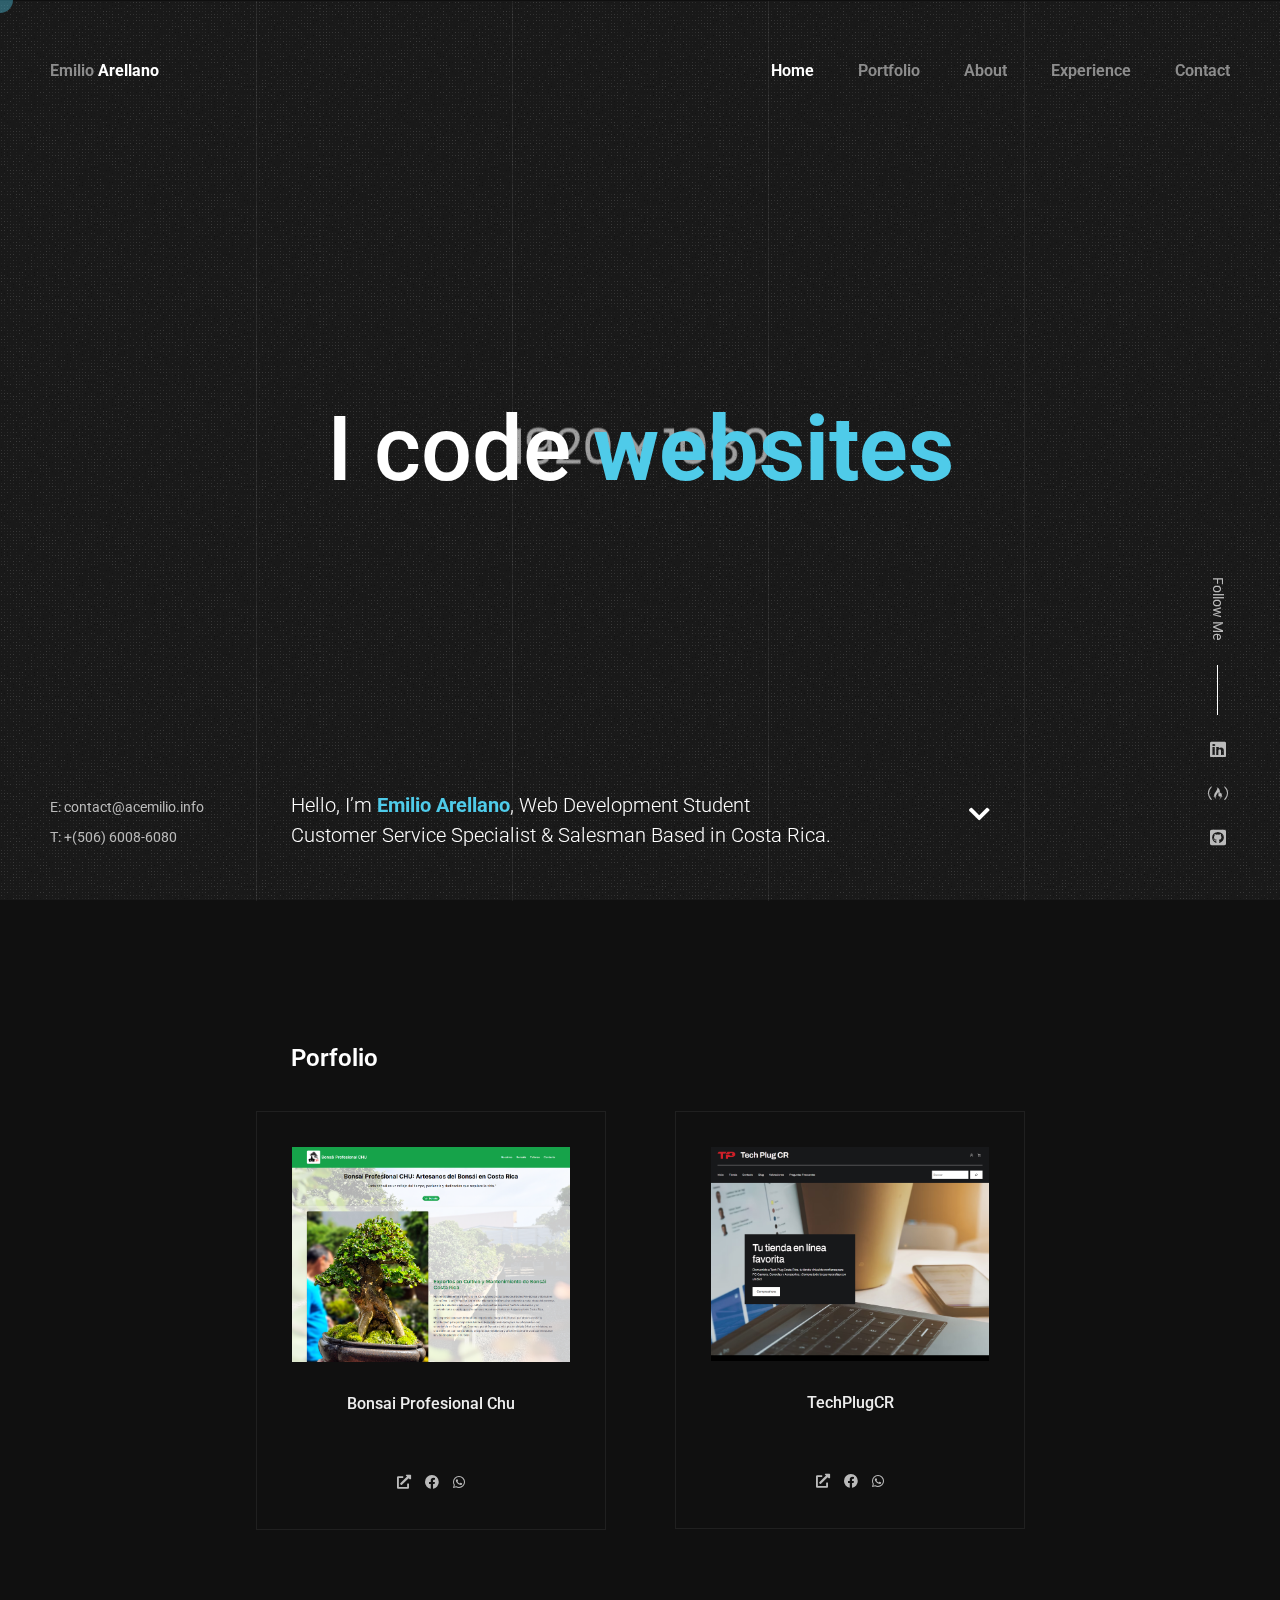
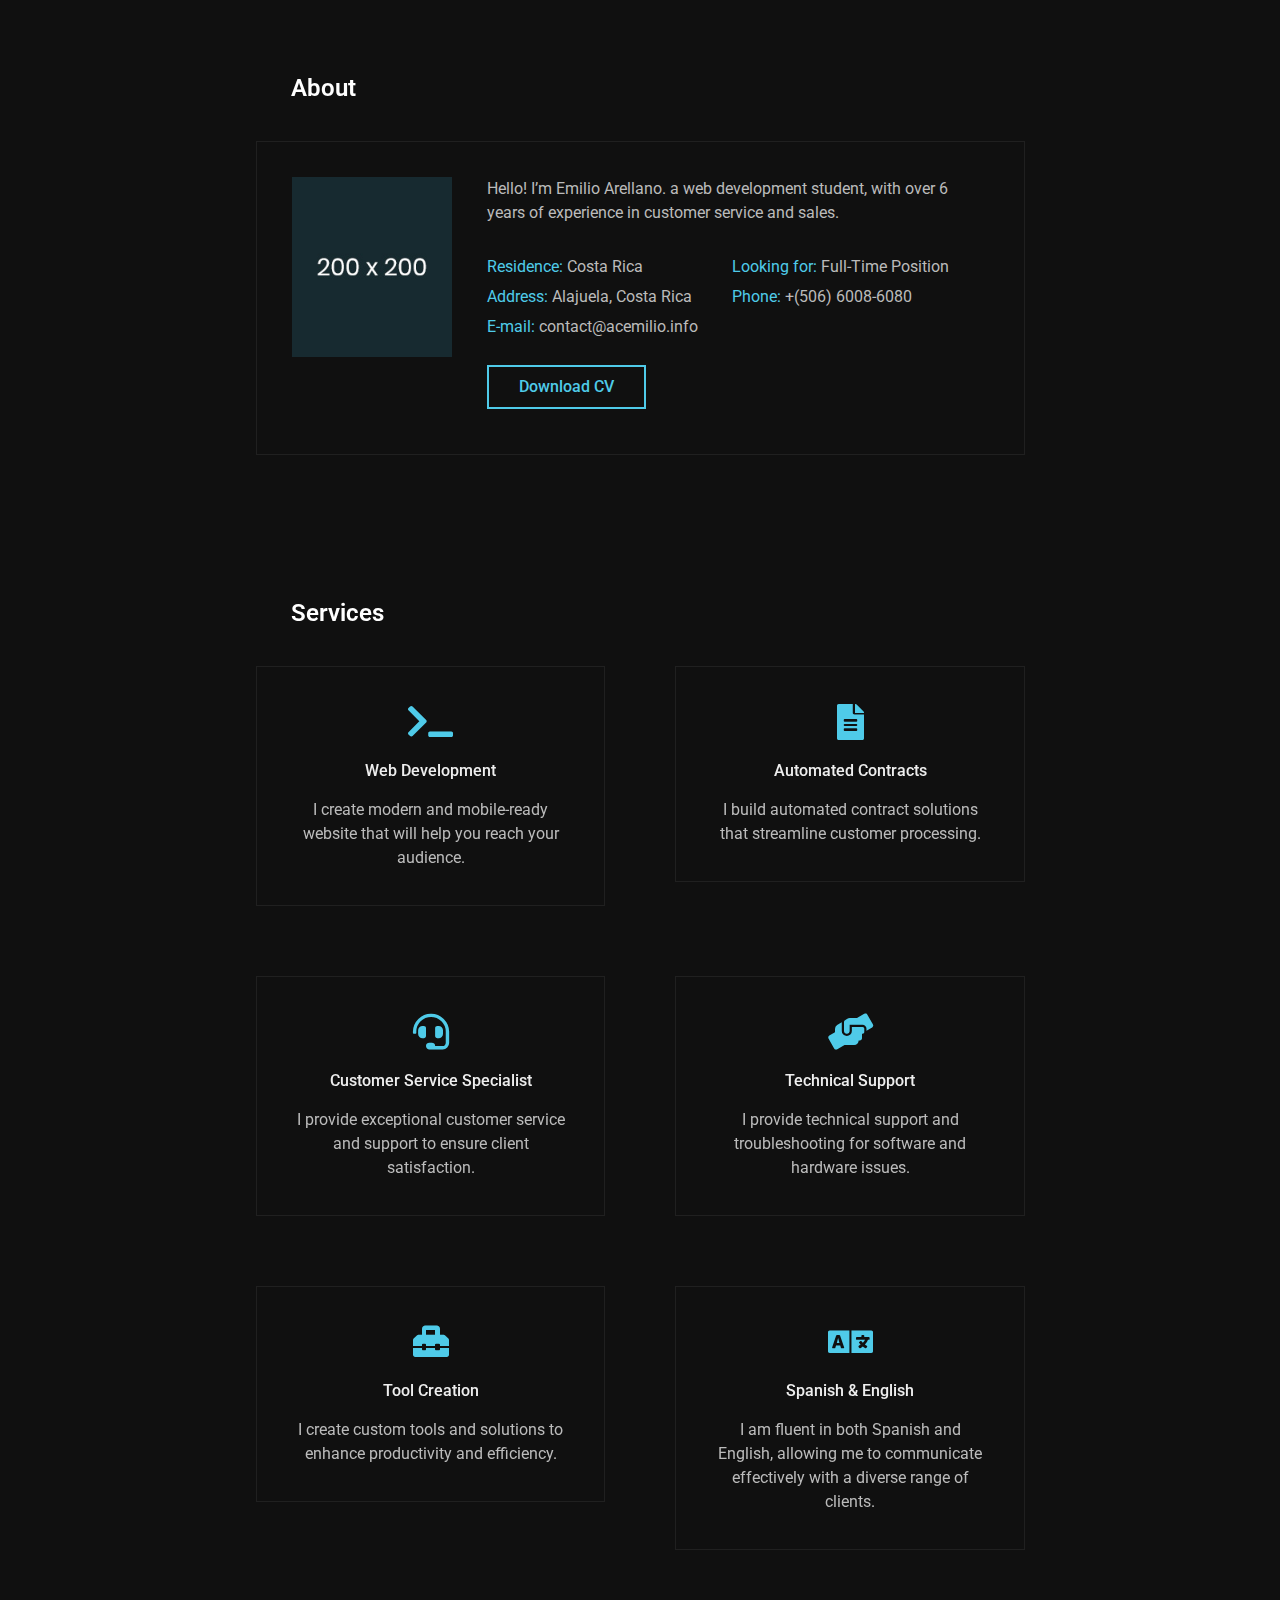
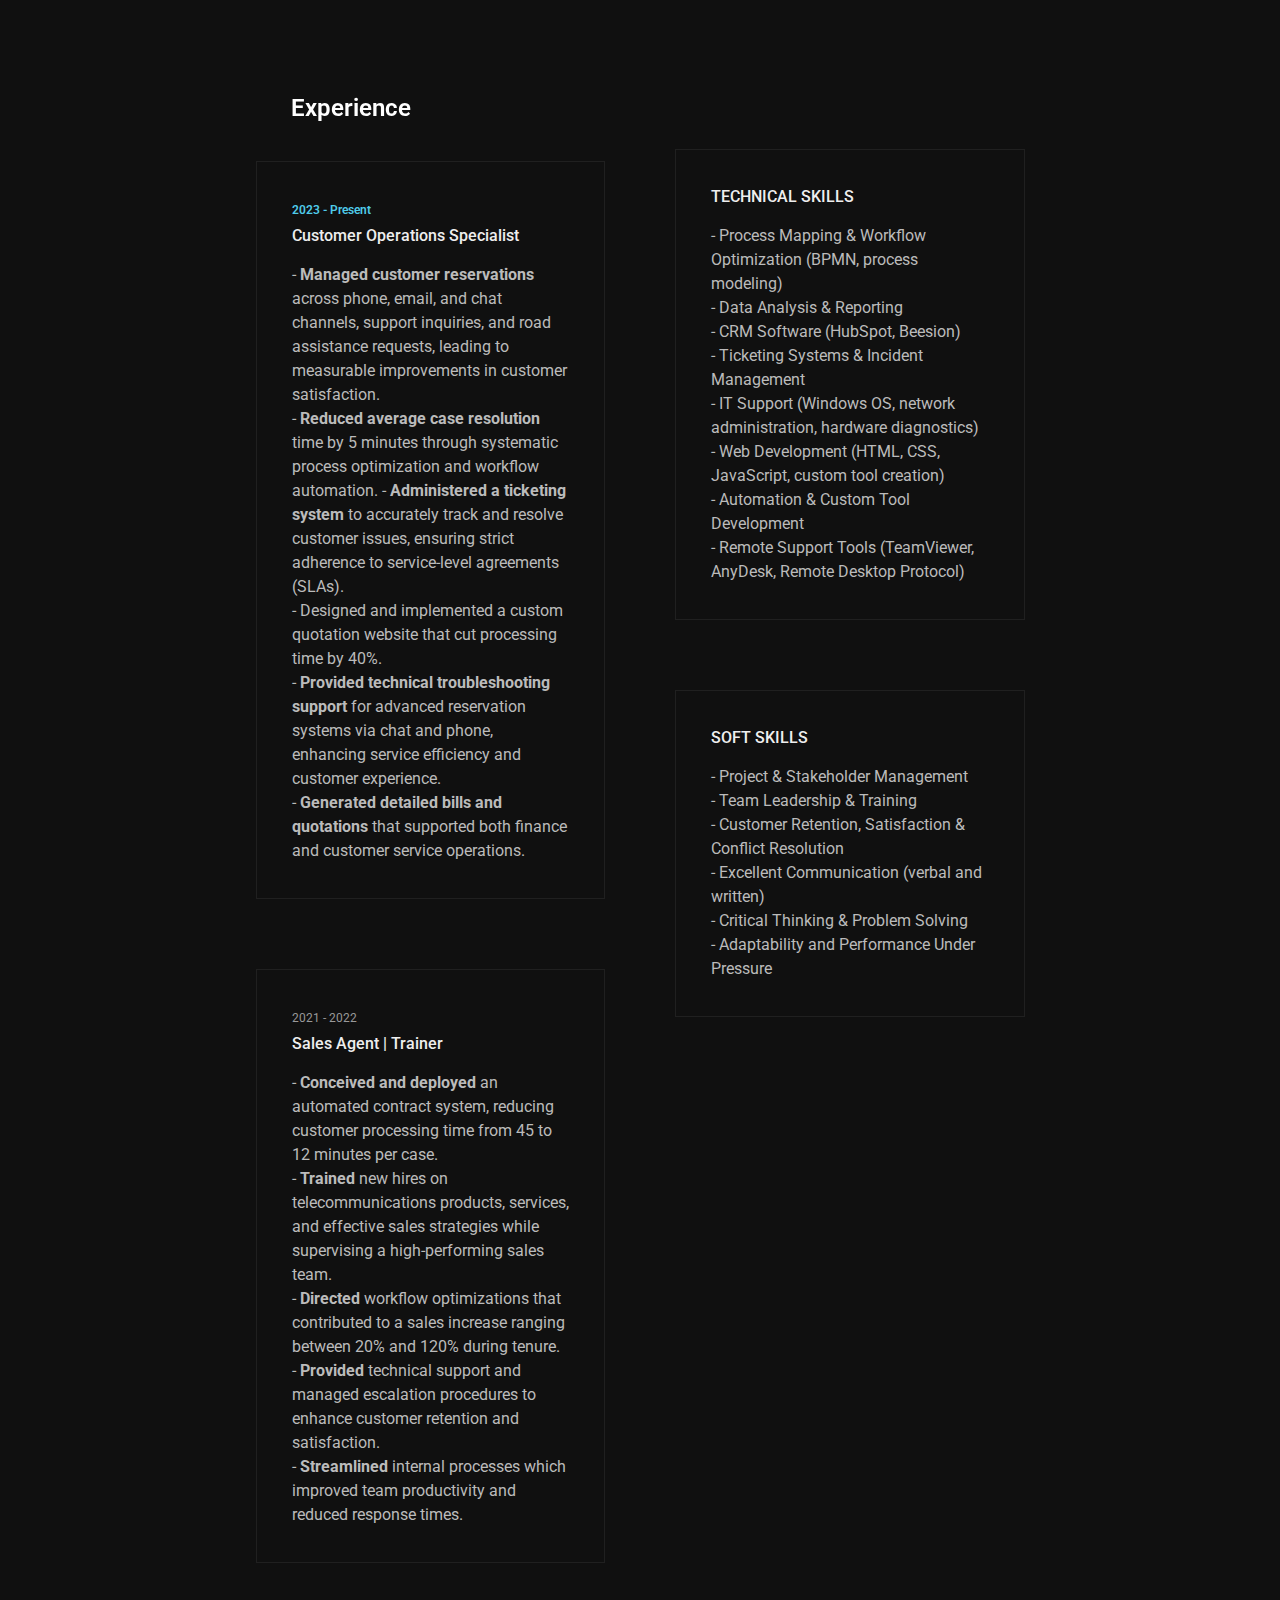
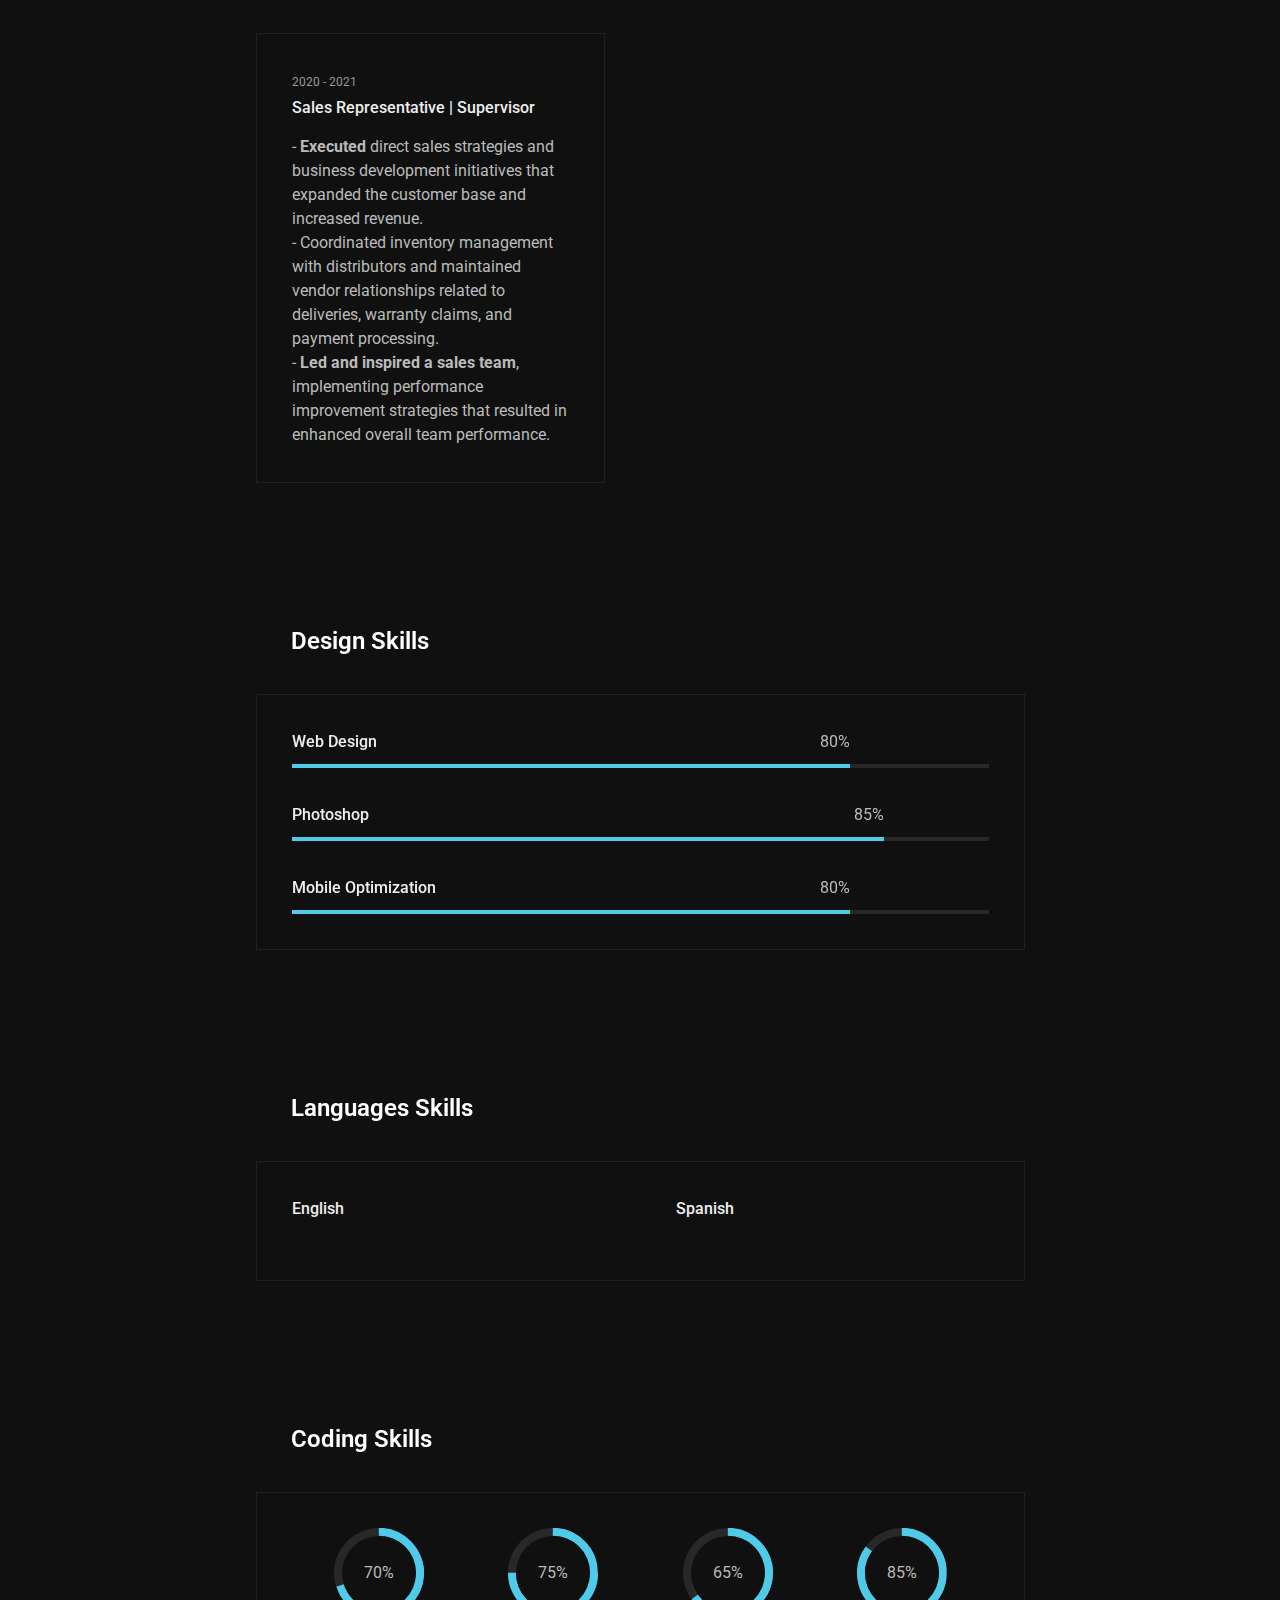
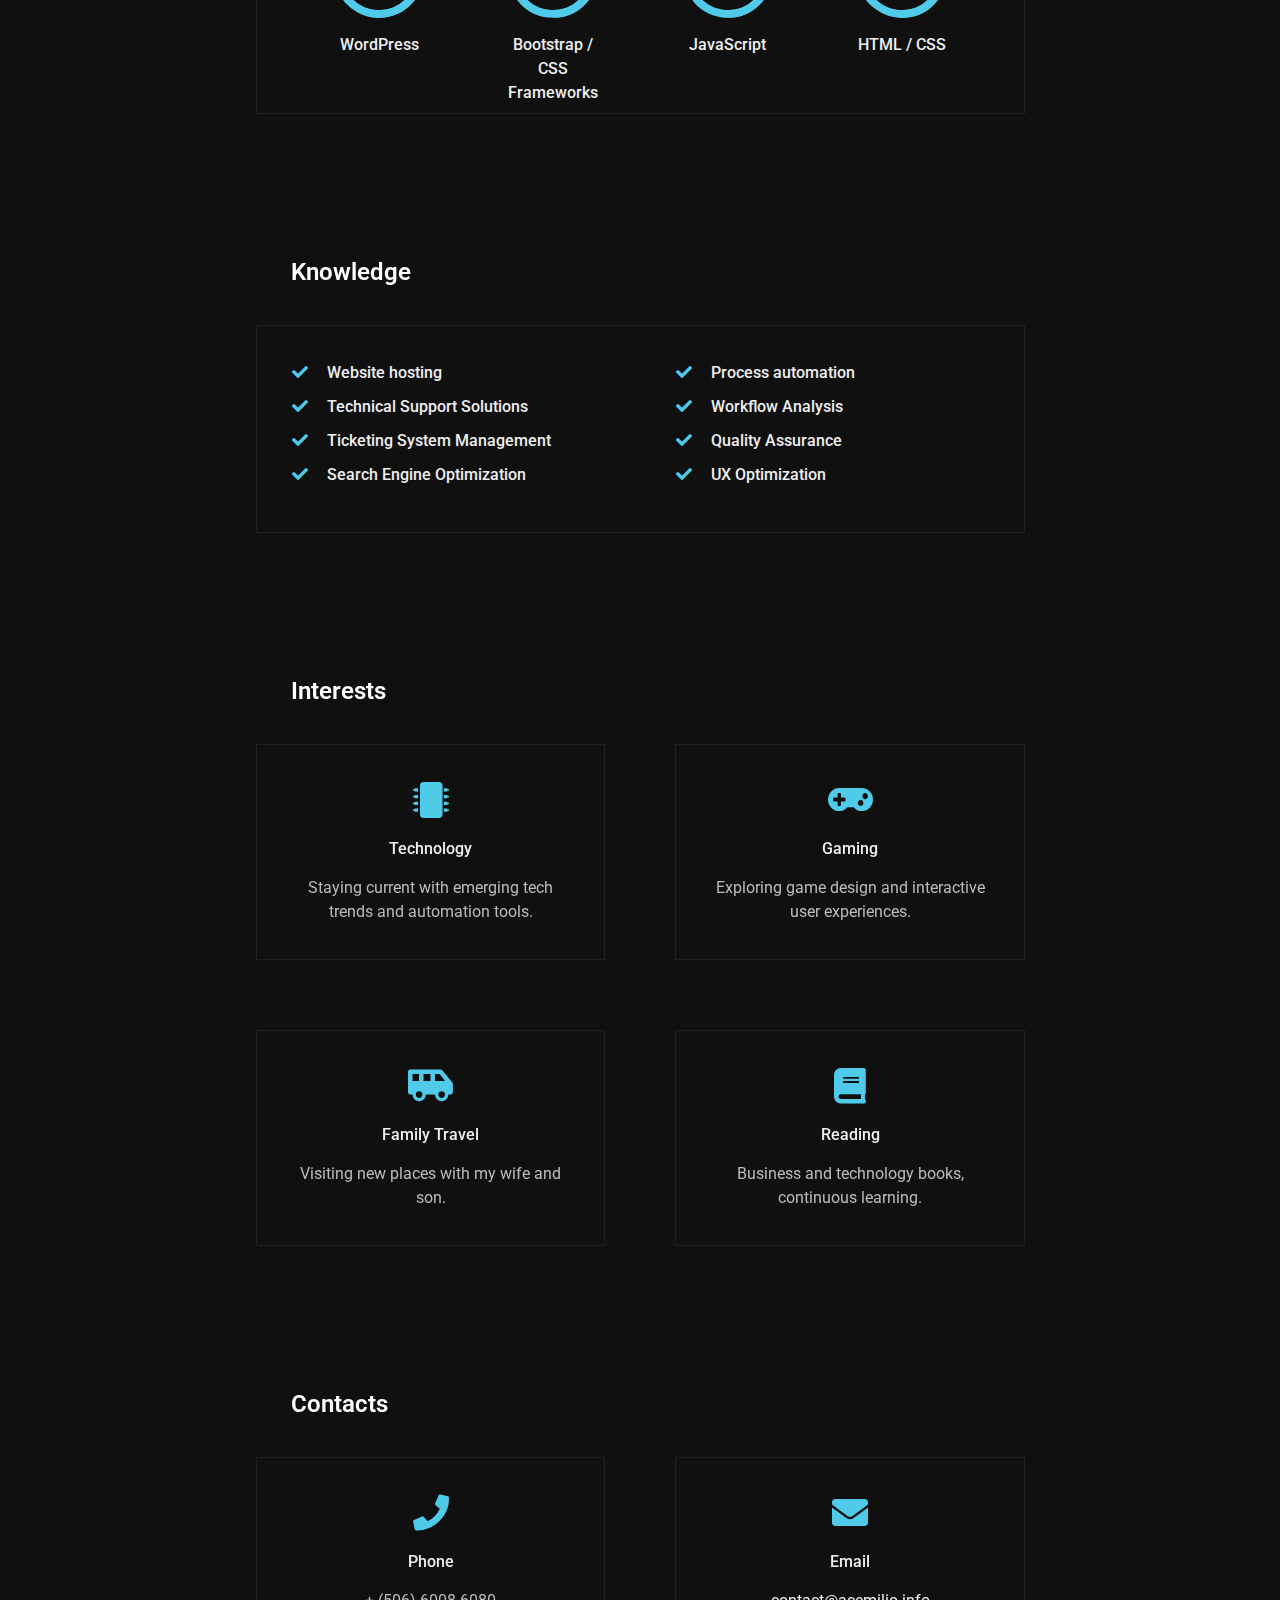
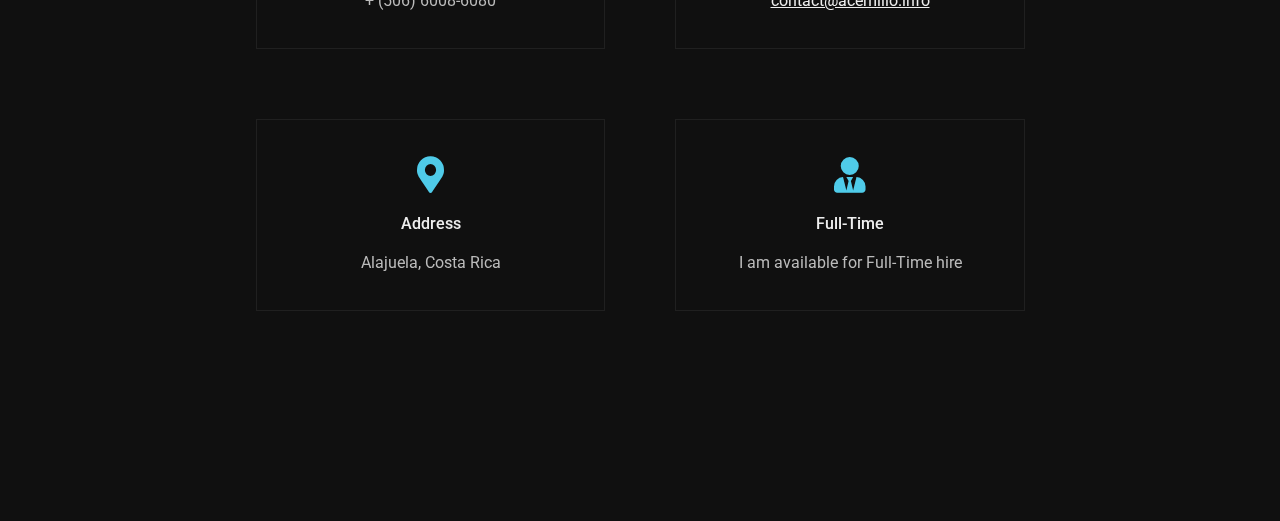
<file: index.html>
<!doctype html>
<html lang="en-US">
<head>

	<meta charset="UTF-8">
	<meta name="viewport" content="width=device-width, initial-scale=1, maximum-scale=1" />
	<meta name="description" content="CV & Resume | Portfolio" />
	<meta name="keywords" content="vcard, resposnive, resume, personal, card, cv, portfolio" />
	<meta name="author" content="Jvner" />


	<title>Emilio - Resume/CV</title>


	<link href="https://fonts.googleapis.com/css?family=Roboto:100,100i,300,300i,400,400i,500,500i,700,700i,900,900i&display=swap&subset=cyrillic" rel="stylesheet">


	<link rel="stylesheet" href="css/basic.css" />
	<link rel="stylesheet" href="css/layout.css" />
	<link rel="stylesheet" href="css/theme-colors/blue.css" />
	<link rel="stylesheet" href="css/animate.css" />
	<link rel="stylesheet" href="css/jarallax.css" />
	<link rel="stylesheet" href="css/swiper.css" />
	<link rel="stylesheet" href="css/fontawesome.css" />
	<link rel="stylesheet" href="css/brands.css" />
	<link rel="stylesheet" href="css/solid.css" />
	<link rel="stylesheet" href="https://cdnjs.cloudflare.com/ajax/libs/font-awesome/5.15.4/css/all.min.css">



	<link rel="shortcut icon" href="images/favicons/favicon.ico">

</head>

<body class="home">


	<div class="preloader">
		<div class="centrize full-width">
			<div class="vertical-center">
				<div class="spinner">
					<div class="double-bounce1"></div>
					<div class="double-bounce2"></div>
				</div>
			</div>
		</div>
	</div>
	
	<!-- Container -->
	<div class="container">

		<!-- Cursor -->
		<div class="cursor-follower"></div>
	
		<!-- Header -->
		<header class="header">
			<div class="head-top">

				<!-- menu button -->
				<a href="#" class="menu-btn"><span></span></a>

				<!-- logo -->
				<div class="logo hover-masks-logo">
					<a href="Emilio_Arellano_Resume_EN.pdf" download="Emilio_Arellano_Resume.pdf">
						<span class="mask-lnk">Emilio <strong>Arellano</strong></span>
						<span class="mask-lnk mask-lnk-hover">Download <strong>Resume</strong></span>
					</a>
				</div>
				
				<!-- top menu -->						
				<div class="top-menu hover-masks">
					<div class="top-menu-nav">	
						<div class="menu-topmenu-container">
							<ul class="menu">
								<li class="menu-item current-menu-item">
									<a href="#section-started">Home</a>
								</li>
								<li class="menu-item">
									<a href="#section-portfolio">Portfolio</a>
								</li>
								<li class="menu-item">
									<a href="#section-about">About</a>
								</li>
								<li class="menu-item">
									<a href="#section-experience">Experience</a>
								</li>
								<li class="menu-item">
									<a href="#section-contacts">Contact</a>
								</li>
							</ul>
						</div>
					</div>
				</div>

			</div>
		</header>
		
		<!-- Wrapper -->
		<div class="wrapper">	

			<!-- Section Started -->
			<div class="section started" id="section-started">

				<!-- background -->
				<div class="video-bg jarallax" style="background-image: url(images/started_image_p.jpg);">
					<div class="video-bg-mask"></div>
					<div class="video-bg-texture" id="grained_container"></div>
				</div>

				<!-- started content -->
				<div class="centrize full-width">
					<div class="vertical-center">
						<div class="started-content">
							<h1 class="h-title">
								Hello, I’m <strong>Emilio Arellano</strong>, Web Development Student <br />
								Customer Service Specialist & Salesman Based in Costa Rica.
							</h1>
							<div class="h-subtitle typing-subtitle">
								<p>I code <strong>websites</strong></p>
								<p>I develop <strong>tools</strong></p>
								<p>I deliver <strong>IT Solutions</strong></p>
							</div>
							<span class="typed-subtitle"></span>
						</div>
					</div>
				</div>

				<!-- mosue button -->
				<a href="#" class="mouse_btn" style="display: none;"><span class="icon fas fa-chevron-down"></span></a>

			</div>
<div class="section portfolio" id="section-portfolio">
<div class="title">
						<div class="title_inner">Porfolio</div>
					</div>

					<!-- team items -->
					<div class="team-items">

						<div class="team-col">
							<div class="team-item content-box">
								<div class="image">
									<img class='portfolioimg' src="images/bonsai.png" alt="" />
								</div>
								<div class="desc">
									<div class="name"><p>Bonsai Profesional Chu</p></div>
									<div class="category"></div>
									<div class="soc">
										<a target="_blank" href="https://www.bonsaiprofesionalchu.com/">
											<span class="icon fas fa-external-link-alt"></span>
										</a>
										<a target="_blank" href="https://www.facebook.com/profile.php?id=100064855414187">
											<span class="icon fab fa-facebook"></span>
										</a>
										<a target="_blank" href="https://api.whatsapp.com/send?phone=50687782336&text=Enlace%3A%0Ahttps%3A%2F%2Ffb.me%2F2OUcWPyyv%0A%0A%C2%A1Hola%21+Podr%C3%ADas+darme+m%C3%A1s+informaci%C3%B3n+de...&source_url=https%3A%2F%2Ffb.me%2F2OUcWPyyv&icebreaker=%C2%A1Hola%21+Podr%C3%ADas+darme+m%C3%A1s+informaci%C3%B3n+de...&app=facebook&entry_point=ctwa_ad&show_ad_attribution=1&source=FB_Ads&token=eyJhbGciOiJFUzI1NiIsInR5cCI6IkpXVCIsImtpZCI6IjEyNSJ9.[base64].zuoMzjb1NYbDsjYiliKV1Or8eRs-RaW91Q17m-FSkonq70zEuqGJ3L7Cz9K-YCEK1MjSCCXuw7jnR_XjjWgMXg">
											<span class="icon fab fa-whatsapp"></span>
										</a>
									</div>
								</div>
							</div>
						</div>

						<div class="team-col">
							<div class="team-item content-box">
								<div class="image">
									<img class='portfolioimg' src="images/Techplug.png" alt="" />
								</div>
								<div class="desc">
									<div class="name"><p>TechPlugCR</p></div>
									<div class="category"></div>
									<div class="soc">
										<a target="_blank" href="https://www.techplugcr.com/">
											<span class="icon fas fa-external-link-alt"></span>
										</a>
										<a target="_blank" href="https://www.facebook.com/TechPlugCR">
											<span class="icon fab fa-facebook"></span>
										</a>
										<a target="_blank" href="https://api.whatsapp.com/send?phone=50671199180&text=Hola%20deseo%20tener%20mas%20informaci%C3%B2n%20sobre%20sus%20productos%20y%20servicios">
											<span class="icon fab fa-whatsapp"></span>
										</a>
									</div>
								</div>
							</div>
						</div>

					</div>
					
				</div>
			</div>
			</div>

			<!-- Section About -->
			<div class="section about" id="section-about">

				<!-- title -->
				<div class="title">
					<div class="title_inner">About</div>
				</div>

				<div class="content content-box">

					<!-- image -->
					<div class="image">
						<img src="images/man2.jpg" alt="" />
					</div>

					<!-- desc -->
					<div class="desc">
						<p>Hello! I’m Emilio Arellano. a web development student, with over 6 years of experience in customer service and sales.</p>
						<div class="info-list">
							<ul>
							
								<li><strong>Residence:</strong> Costa Rica</li>
								<li><strong>Looking for:</strong> Full-Time Position</li>
								<li><strong>Address:</strong> Alajuela, Costa Rica</li>
								<li><strong>Phone:</strong> +(506) 6008-6080</li>
								<li><strong>E-mail:</strong> contact@acemilio.info</li>
							</ul>
						</div>
						<div class="bts"> 
    <a class="btn hover-animated" href="Emilio_Arellano_Resume_EN.pdf" download="Emilio_Arellano_Resume_EN.pdf"> 
        <span class="circle"></span> 
        <span class="lnk">Download CV</span> 
    </a> 
</div>
					</div>

					<div class="clear"></div>
				</div>
			</div>

			<div class="section service" id="section-services">
				<div class="content">

					<div class="title">
						<div class="title_inner">Services</div>
					</div>

					<!-- service items -->
					<div class="service-items">

						<div class="service-col">
							<div class="service-item content-box">
								<div class="icon"><i class="fas fa-terminal"></i></div>
								<div class="name">Web Development</div>
								<div class="text">I create modern and mobile-ready website that will help you reach your audience.</div>
							</div>
						</div>
						
						<div class="service-col">
							<div class="service-item content-box">
								<div class="icon"><span class="fas fa-file-alt"></span></div>
								<div class="name">Automated Contracts</div>
								<div class="text">I build automated contract solutions that streamline customer processing.</div>
							</div>
						</div>

						<div class="service-col">
							<div class="service-item content-box">
								<div class="icon"><span class="fas fa-headset"></span></div>
								<div class="name">Customer Service Specialist</div>
								<div class="text">I provide exceptional customer service and support to ensure client satisfaction.</div>
							</div>
						</div>

						<div class="service-col">
							<div class="service-item content-box">
								<div class="icon"><span class="fas fa-hands-helping"></span></div>
								<div class="name">Technical Support</div>
								<div class="text">I provide technical support and troubleshooting for software and hardware issues.</div>
							</div>
						</div>

						<div class="service-col">
							<div class="service-item content-box">
								<div class="icon"><span class="fas fa-toolbox"></span></div>
								<div class="name">Tool Creation</div>
								<div class="text">I create custom tools and solutions to enhance productivity and efficiency.</div>
							</div>
						</div>

						<div class="service-col">
							<div class="service-item content-box">
								<div class="icon"><span class="fas fa-language"></span></div>
								<div class="name">Spanish & English</div>
								<div class="text">I am fluent in both Spanish and English, allowing me to communicate effectively with a diverse range of clients.</div>
							</div>
						</div>

					</div>

					<div class="clear"></div>
				</div>
			</div>



			<!-- Section Resume -->
			<div class="section experience" id="section-experience">
				<div class="content">
					<div class="cols">

						<div class="col col-md">

							<!-- title -->
							<div class="title">
								<div class="title_inner">Experience</div>
							</div>
							
							<!-- resume items -->
							<div class="resume-items">
								
								<div class="resume-item content-box active">
									<div class="date">2023 - Present</div>
									<div class="name">Customer Operations Specialist</div>
									<div class="text">- <strong>Managed customer reservations</strong> across phone, email, and chat channels, support inquiries, and road assistance requests, leading to measurable improvements in customer satisfaction.<br>

- <strong>Reduced average case resolution</strong> time by 5 minutes through systematic process optimization and workflow automation. - <strong>Administered a ticketing system</strong> to accurately track and resolve customer issues, ensuring strict adherence to service-level agreements (SLAs).<br> - Designed and implemented a custom quotation website that cut processing time by 40%.<br>

- <strong>Provided technical troubleshooting support</strong> for advanced reservation systems via chat and phone, enhancing service efficiency and customer experience.<br>

- <strong>Generated detailed bills and quotations</strong> that supported both finance and customer service operations.<br></div>
								</div>

								<div class="resume-item content-box">
									<div class="date">2021 - 2022</div>
									<div class="name">Sales Agent | Trainer</div>
									<div class="text">-  <strong>Conceived and deployed</strong> an automated contract system, reducing customer processing time from 45 to 12 minutes per case.<br>
-  <strong>Trained</strong> new hires on telecommunications products, services, and effective sales strategies while supervising a high-performing sales team.<br>
-  <strong>Directed</strong> workflow optimizations that contributed to a sales increase ranging between 20% and 120% during tenure.<br>
-  <strong>Provided</strong> technical support and managed escalation procedures to enhance customer retention and satisfaction.<br>
-  <strong>Streamlined</strong> internal processes which improved team productivity and reduced response times.<br>
</div>
								</div>

								<div class="resume-item content-box">
									<div class="date">2020 - 2021</div>
									<div class="name">Sales Representative | Supervisor</div>
									<div class="text">-  <strong>Executed</strong> direct sales strategies and business development initiatives that expanded the customer base and increased revenue.<br>
-  <strong></strong>Coordinated</strong> inventory management with distributors and maintained vendor relationships related to deliveries, warranty claims, and payment processing.<br>
-  <strong>Led and inspired a sales team</strong>, implementing performance improvement strategies that resulted in enhanced overall team performance.<br>
</div>
								</div>

							</div>

						</div>
						
						<div class="col col-md">

							<!-- title -->
							<div class="title">
								<div class="title_inner"></div>
							</div>
							
							<!-- resume items -->
							<div class="resume-items">

								<div class="resume-item content-box">
									<!-- <div class="date">2006 - 2008</div>-->
									<div class="name">TECHNICAL SKILLS</div>
									<div class="text">- Process Mapping & Workflow Optimization (BPMN, process modeling)<br>
- Data Analysis & Reporting<br>
- CRM Software (HubSpot, Beesion)<br>
- Ticketing Systems & Incident Management<br>
- IT Support (Windows OS, network administration, hardware diagnostics)<br>
- Web Development (HTML, CSS, JavaScript, custom tool creation)<br>
- Automation & Custom Tool Development<br>
- Remote Support Tools (TeamViewer, AnyDesk, Remote Desktop Protocol)
</div>
								</div>

								<div class="resume-item content-box">
									<!--<div class="date">2005 - 2006</div>-->
									<div class="name">SOFT SKILLS</div>
									<div class="text">- Project & Stakeholder Management<br>
- Team Leadership & Training<br>
- Customer Retention, Satisfaction & Conflict Resolution<br>
- Excellent Communication (verbal and written)<br>
- Critical Thinking & Problem Solving<br>
- Adaptability and Performance Under Pressure
</div>
								</div>

								<!--<div class="resume-item content-box">
									<div class="date">2004 - 2005</div>
									<div class="name">Web Design Course - London</div>
									<div class="text">Converted Photoshop layouts to web pages using HTML, CSS, and JavaScript.</div>
								</div> -->

							</div>
						</div>

					</div>
				</div>
			</div>

			<!-- Section Design Skills -->
			<div class="section skills" id="section-skills">
				<div class="content">

					<!-- title -->
					<div class="title">
						<div class="title_inner">Design Skills</div>
					</div>

					<!-- skills items -->
					<div class="skills percent content-box">
						<ul>
							<li> 
								<div class="name">Web Design</div>
								<div class="progress ">
									<div class="percentage" style="width: 80%;">
										<span class="percent">80%</span>
									</div>
								</div>
							</li>
							<!---<li> 
								<div class="name">Illustrations</div>
								<div class="progress ">
									<div class="percentage" style="width: 70%;">
										<span class="percent">70%</span>
									</div>
								</div>
							</li>-->
							<li> 
								<div class="name">Photoshop</div>
								<div class="progress ">
									<div class="percentage" style="width: 85%;">
										<span class="percent">85%</span>
									</div>
								</div>
							</li>
							<li>
								<div class="name">Mobile Optimization</div>
								<div class="progress ">
									<div class="percentage" style="width: 80%;">
										<span class="percent">80%</span>
									</div>
								</div>
							</li>
						</ul>
					</div>

				</div>
			</div>

			<!-- Section Languages Skills -->
			<div class="section skills" id="section-skills-lang">
				<div class="content">

					<!-- title -->
					<div class="title">
						<div class="title_inner">Languages Skills</div>
					</div>

					<!-- skills items -->
					<div class="skills dotted content-box">
						<ul>
							<li> 
								<div class="name">English</div>
								<div class="progress">
									<div class="percentage" style="width: 80%;">
										<span class="percent">80%</span>
									</div>
								</div>
							</li>
							<li> 
								<div class="name">Spanish</div>
								<div class="progress">
									<div class="percentage" style="width: 90%;">
										<span class="percent">90%</span>
									</div>
								</div>
							</li>
							<!--<li> 
								<div class="name">Italian</div>
								<div class="progress">
									<div class="percentage" style="width: 55%;">
										<span class="percent">55%</span>
									</div>
								</div>
							</li>
							<li> 
								<div class="name">French</div>
								<div class="progress">
									<div class="percentage" style="width: 85%;">
										<span class="percent">85%</span>
									</div>
								</div>
							</li>-->
						</ul>
					</div>
				</div>

			</div>

			<!-- Section Coding Skills -->
			<div class="section skills" id="section-skills-code">
				<div class="content">
					
					<!-- title -->
					<div class="title">
						<div class="title_inner">Coding Skills</div>
					</div>

					<!-- skills items -->
					<div class="skills circles content-box">
						<ul>
							<li> 
								<div class="name">WordPress</div>
								<div class="progress p70"> <!-- p70 = 70% circle fill color -->
									<div class="percentage">
										<span class="percent">70%</span>
									</div>
									<span>70%</span>
								</div>
							</li>
							<li> 
								<div class="name">Bootstrap / CSS Frameworks</div>
								<div class="progress p75"> <!-- p75 = 75% circle fill color -->
									<div class="percentage">
										<span class="percent">75%</span>
									</div>
									<span>75%</span>
								</div>
							</li>
							<li> 
								<div class="name">JavaScript</div>
								<div class="progress p65"> <!-- p65 = 65% circle fill color -->
									<div class="percentage">
										<span class="percent">65%</span>
									</div>
									<span>65%</span>
								</div>
							</li>
							<li> 
								<div class="name">HTML / CSS</div>
								<div class="progress p85"> <!-- p85 = 85% circle fill color -->
									<div class="percentage">
										<span class="percent">85%</span>
									</div>
									<span>85%</span>
								</div>
							</li>
						</ul>
					</div>

				</div>
			</div>

			<!-- Section Knowladge Skills -->
			<div class="section skills" id="section-skills-know">
				<div class="content">

					<!-- title -->
					<div class="title">
						<div class="title_inner">Knowledge</div>
					</div>

					<!-- skills -->
					<div class="skills list content-box">
						<ul>
							<li> 
								<div class="name">Website hosting</div>
							</li>
							<li> 
								<div class="name">Process automation</div>
							</li>
							<li> 
								<div class="name">Technical Support Solutions</div>
							</li>
							<li> 
								<div class="name">Workflow Analysis</div>
							</li>
							<li> 
								<div class="name">Ticketing System Management</div>
							</li>
							<li> 
								<div class="name">Quality Assurance</div>
							</li>
							<li> 
								<div class="name">Search Engine Optimization</div>
							</li>
							<li> 
								<div class="name">UX Optimization</div>
							</li>
						</ul>
					</div>

				</div>
			</div>

			<!-- Section Interests -->
			<div class="section service" id="section-interests">
				<div class="content">

					<!-- title -->
					<div class="title">
						<div class="title_inner">Interests</div>
					</div>

					<!-- interests items -->
					<div class="service-items">

						<div class="service-col">
							<div class="service-item content-box">
								<div class="icon"><span class="fas fa-microchip"></span></div>
								<div class="name">Technology</div>
								<div class="text">Staying current with emerging tech trends and automation tools.</div>
							</div>
						</div>

						<div class="service-col">
							<div class="service-item content-box">
								<div class="icon"><span class="fas fa-gamepad"></span></div>
								<div class="name">Gaming</div>
								<div class="text">Exploring game design and interactive user experiences.</div>
							</div>
						</div>

						<div class="service-col">
							<div class="service-item content-box">
								<div class="icon"><span class="fas fa-shuttle-van"></span></div>
								<div class="name">Family Travel</div>
								<div class="text">Visiting new places with my wife and son.</div>
							</div>
						</div>

						<div class="service-col">
							<div class="service-item content-box">
								<div class="icon"><span class="fas fa-book"></span></div>
								<div class="name">Reading</div>
								<div class="text">Business and technology books, continuous learning.</div>
							</div>
						</div>

					</div>

					<div class="clear"></div>
				</div>
			</div>

			<!-- Section Team 
			<div class="section team" id="section-team">
				<div class="content">-->

					<!-- title 
					<div class="title">
						<div class="title_inner">Our Team</div>
					</div>-->

					<!-- team items
					<div class="team-items">

						<div class="team-col">
							<div class="team-item content-box">
								<div class="image">
									<img src="images/team1.jpg" alt="" />
								</div>
								<div class="desc">
									<div class="name">Emilio Arellano</div>
									<div class="category">Web Development Student - Customer Service Specialist | Salesman</div>
									<div class="soc">
										<a target="_blank" href="https://www.pinterest.com/">
											<span class="icon fab fa-pinterest"></span>
										</a>
										<a target="_blank" href="https://www.instagram.com/">
											<span class="icon fab fa-instagram"></span>
										</a>
										<a target="_blank" href="https://dribbble.com/">
											<span class="icon fab fa-dribbble"></span>
										</a>
									</div>
								</div>
							</div>
						</div>

						<div class="team-col">
							<div class="team-item content-box">
								<div class="image">
									<img src="images/team2.jpg" alt="" />
								</div>
								<div class="desc">
									<div class="name">Peter Green</div>
									<div class="category">Back-end Developer</div>
									<div class="soc">
										<a target="_blank" href="https://www.pinterest.com/">
											<span class="icon fab fa-pinterest"></span>
										</a>
										<a target="_blank" href="https://www.instagram.com/">
											<span class="icon fab fa-instagram"></span>
										</a>
										<a target="_blank" href="https://dribbble.com/">
											<span class="icon fab fa-dribbble"></span>
										</a>
									</div>
								</div>
							</div>
						</div>

					</div>
					
				</div>
			</div> -->

			<!-- Section Testimonials 
			<div class="section testimonials" id="section-testimonials">
				<div class="content">-->

					<!-- title
					<div class="title">
						<div class="title_inner">Testimonials</div>
					</div> -->

					<!-- testimonials items 
					<div class="reviews-carousel">
						<div class="swiper-container">
							<div class="swiper-wrapper">

								<div class="swiper-slide">
									<div class="reviews-item content-box">
										<div class="image">
											<img src="images/rev1.jpg" alt="">
										</div>
										<div class="info">
											<div class="name">Helen Floyd</div>
											<div class="company">Art Director</div>
										</div>
										<div class="text">
											Lorem ipsum dolor sit amet, consectetur adipiscing elit. Lorem ipsum dolor sit amet, consectetur adipiscing elit.
										</div>
									</div>
								</div>

								<div class="swiper-slide">
									<div class="reviews-item content-box">
										<div class="image">
											<img src="images/rev1.jpg" alt="">
										</div>
										<div class="info">
											<div class="name">Helen Floyd</div>
											<div class="company">Art Director</div>
										</div>
										<div class="text">
											Lorem ipsum dolor sit amet, consectetur adipiscing elit. Lorem ipsum dolor sit amet, consectetur adipiscing elit.
										</div>
									</div>
								</div>

							</div>
						</div>-->

						<!-- navigation 
						<div class="swiper-nav">
							<a class="prev swiper-button-prev fas fa-long-arrow-alt-left"></a>
							<a class="next swiper-button-next fas fa-long-arrow-alt-right"></a>
						</div>

					</div>
					
				</div>
			</div>-->

			<!-- Section Clients 
			<div class="section clients" id="section-clients">
				<div class="content">-->

					<!-- title 
					<div class="title">
						<div class="title_inner">Clients</div>
					</div>-->

					<!-- clients items 
					<div class="content-box">
						<div class="clients-items">

							<div class="clients-col">
								<div class="clients-item">
									<a target="_blank" href="#">
										<img src="images/client1.png" alt="" />
									</a>
								</div>
							</div>

							<div class="clients-col">
								<div class="clients-item">
									<a target="_blank" href="#">
										<img src="images/client3.png" alt="" />
									</a>
								</div>
							</div>

							<div class="clients-col">
								<div class="clients-item">
									<a target="_blank" href="#">
										<img src="images/client2.png" alt="" />
									</a>
								</div>
							</div>

							<div class="clients-col">
								<div class="clients-item">
									<a target="_blank" href="#">
										<img src="images/client4.png" alt="" />
									</a>
								</div>
							</div>

						</div>
					</div>
					
					<div class="clear"></div>
				</div>
			</div>-->

			<!-- Section Custom Text 
			<div class="section custom-text" id="section-custom-text">
				<div class="content">-->

					<!-- title 
					<div class="title">
						<div class="title_inner">Custom Text</div>
					</div>-->

					<!-- clients items 
					<div class="content-box">
						<div class="single-post-text">
							<p>
								Now there is more fashion. There is no so-called trends. Now chase after anything not necessary — nor for fashionable color nor the shape, nor for style. Think about the content that you want to invest in a created object, and only then will form. The thing is your spirit. A spirit unlike forms hard copy.
							</p>
							<p>
								Here choose yourself like that, without any looking back, do your personal, home, small fashion, and all will be well.
							</p>
						</div>
					</div>
					
					<div class="clear"></div>
				</div>
			</div>-->

			<!-- Works 
			<div class="section works" id="section-portfolio">
				<div class="content">-->

					<!-- title 
					<div class="title">
						<div class="title_inner">Portfolio</div>
					</div>-->
				
					<!-- portfolio filter 
					<div class="filter-menu content-box">
						<div class="filters">
							<div class="btn-group">
								<label data-text="All" class="glitch-effect"><input type="radio" name="fl_radio" value=".box-item" />All</label>
							</div>
							<div class="btn-group">
								<label data-text="Video"><input type="radio" name="fl_radio" value=".f-video" />Video</label>
							</div>
							<div class="btn-group">
								<label data-text="Music"><input type="radio" name="fl_radio" value=".f-music" />Music</label>
							</div>
							<div class="btn-group">
								<label data-text="Links"><input type="radio" name="fl_radio" value=".f-links" />Links</label>
							</div>
							<div class="btn-group">
								<label data-text="Image"><input type="radio" name="fl_radio" value=".f-image" />Image</label>
							</div>
							<div class="btn-group">
								<label data-text="Gallery"><input type="radio" name="fl_radio" value=".f-gallery" />Gallery</label>
							</div>
							<div class="btn-group">
								<label data-text="Content"><input type="radio" name="fl_radio" value=".f-content" />Content</label>
							</div>
						</div>
					</div>-->

					<!-- portfolio items 
					<div class="box-items portfolio-items">

						<div class="box-item f-gallery">
							<div class="image">
								<a href="#gallery-1" class="has-popup-gallery hover-animated">
									<img src="images/work1.jpg" class="wp-post-image" alt="" />
									<span class="info circle">
										<span class="centrize full-width">
											<span class="vertical-center">
												<span class="icon fas fa-images"></span>
												<span class="desc">
													<span class="category">Gallery</span>
													<span class="name">Shot in Iceland</span>
												</span>
											</span>
										</span>
									</span>
								</a>
								<div id="gallery-1" class="mfp-hide">
									<a href="images/work1.jpg"></a>
									<a href="images/work2.jpg"></a>
									<a href="images/work3.jpg"></a>
									<a href="images/work4.jpg"></a>
								</div>	
							</div>
						</div>

						<div class="box-item f-links">--> <!-- add class "animate-to-page" if need animated transition to page and delete target="_blank" 
							<div class="image">
								<a href="https://google.com/" class="has-popup-link hover-animated" target="_blank">
									<img src="images/work3.jpg" class="wp-post-image" alt="" />
									<span class="info circle">
										<span class="centrize full-width">
											<span class="vertical-center">
												<span class="icon fas fa-link"></span>
												<span class="desc">
													<span class="category">Links</span>
													<span class="name">Nike Red</span>
												</span>
											</span>
										</span>
									</span>
								</a>	
							</div>
						</div>

						<div class="box-item f-video">
							<div class="image">
								<a href="https://youtu.be/S4L8T2kFFck" class="has-popup-video hover-animated">
									<img src="images/work2.jpg" class="wp-post-image" alt="" />
									<span class="info circle">
										<span class="centrize full-width">
											<span class="vertical-center">
												<span class="icon fas fa-video"></span>
												<span class="desc">
													<span class="category">Video</span>
													<span class="name">Fertility of Some Plants</span>
												</span>
											</span>
										</span>
									</span>
								</a>
							</div>
						</div>

						<div class="box-item f-image">
							<div class="image">
								<a href="images/work4.jpg" class="has-popup-image hover-animated">
									<img src="images/work4.jpg" class="wp-post-image" alt="" />
									<span class="info circle">
										<span class="centrize full-width">
											<span class="vertical-center">
												<span class="icon fas fa-image"></span>
												<span class="desc">
													<span class="category">Image</span>
													<span class="name">Inspiration in Cap Haitian</span>
												</span>
											</span>
										</span>
									</span>
								</a>
							</div>
						</div>

						<div class="box-item f-image">
							<div class="image">
								<a href="images/work7.jpg" class="has-popup-image hover-animated">
									<img src="images/work7.jpg" class="wp-post-image" alt="" />
									<span class="info circle">
										<span class="centrize full-width">
											<span class="vertical-center">
												<span class="icon fas fa-image"></span>
												<span class="desc">
													<span class="category">Image</span>
													<span class="name">Water and Shore</span>
												</span>
											</span>
										</span>
									</span>
								</a>
							</div>
						</div>

						<div class="box-item f-music">
							<div class="image">
								<a href="https://w.soundcloud.com/player/?visual=true&#038;url=http%3A%2F%2Fapi.soundcloud.com%2Ftracks%2F221650664&#038;show_artwork=true" class="has-popup-music hover-animated">
									<img src="images/work6.jpg" class="wp-post-image" alt="" />
									<span class="info circle">
										<span class="centrize full-width">
											<span class="vertical-center">
												<span class="icon fas fa-music"></span>
												<span class="desc">
													<span class="category">Music</span>
													<span class="name">Dark Bike</span>
												</span>
											</span>
										</span>
									</span>
								</a>
							</div>
						</div>

						<div class="box-item f-gallery">
							<div class="image">
								<a href="#gallery-2" class="has-popup-gallery hover-animated">
									<img src="images/work5.jpg" class="wp-post-image" alt="" />
									<span class="info circle">
										<span class="centrize full-width">
											<span class="vertical-center">
												<span class="icon fas fa-images"></span>
												<span class="desc">
													<span class="category">Gallery</span>
													<span class="name">Undulating Space</span>
												</span>
											</span>
										</span>
									</span>
								</a>
								<div id="gallery-2" class="mfp-hide">
									<a href="images/work5.jpg"></a>
									<a href="images/work1.jpg"></a>
									<a href="images/work2.jpg"></a>
									<a href="images/work3.jpg"></a>
								</div>
							</div>
						</div>

						<div class="box-item f-content">
							<div class="image">
								<a href="#popup-1" class="has-popup-media hover-animated">
									<img src="images/work8.jpg" class="wp-post-image" alt="" />
									<span class="info circle">
										<span class="centrize full-width">
											<span class="vertical-center">
												<span class="icon fas fa-plus"></span>
												<span class="desc">
													<span class="category">Content</span>
													<span class="name">Curved Ceiling Ribs</span>
												</span>
											</span>
										</span>
									</span>
								</a>
							</div>
							<div id="popup-1" class="popup-box mfp-fade mfp-hide">
								<div class="content">
									<div class="image" style="background-image: url(images/work8.jpg);"></div>
									<div class="desc single-post-text">
										<div class="category">Content</div>
										<h4>Hand holding pyramid painting</h4>
										<p>
											Now there is more fashion. There is no so-called trends. Now chase after anything not necessary — nor for fashionable color nor the shape, nor for style. Think about the content that you want to invest in a created object, and only then will form. The thing is your spirit. A spirit unlike forms hard copy.
										</p>
										<ul>
											<li>Now there is more fashion. There is no so-called trends.</li>
											<li>Now chase after anything not necessary — nor for fashionable color nor the shape, nor for style.</li>
											<li>Think about the content that you want to invest in a created object, and only then will form.</li>
											<li>The thing is your spirit. A spirit unlike forms hard copy.</li>
										</ul>
										<p>
											Now there is more fashion. There is no so-called trends. Now chase after anything not necessary — nor for fashionable color nor the shape, nor for style. Think about the content that you want to invest in a created object, and only then will form. The thing is your spirit. A spirit unlike forms hard copy.
										</p>
										<a href="works_single_1.html" class="btn hover-animated">
											<span class="circle"></span>
											<span class="lnk">View Project</span>
										</a>
									</div>
								</div>
							</div>
						</div>

					</div>

					<div class="clear"></div>
				</div>
			</div>-->

			<!-- Section Contacts Info -->
			<div class="section contacts" id="section-contacts">
				<div class="content">

					<!-- title -->
					<div class="title">
						<div class="title_inner">Contacts</div>
					</div>

					<!-- contacts items -->
					<div class="service-items">

						<div class="service-col">
							<div class="service-item content-box">
								<div class="icon"><span class="fas fa-phone"></span></div>
								<div class="name">Phone</div>
								<div class="text">+ (506) 6008-6080</div>
							</div>
						</div>
						
						<div class="service-col">
							<div class="service-item content-box">
								<div class="icon"><span class="fas fa-envelope"></span></div>
								<div class="name">Email</div>
								<div class="text"><a href="mailto:steve-pearson@gmail.com">contact@acemilio.info</a></div>
							</div>
						</div>

						<div class="service-col">
							<div class="service-item content-box">
								<div class="icon"><span class="fas fa-map-marker-alt"></span></div>
								<div class="name">Address</div>
								<div class="text">Alajuela, Costa Rica</div>
							</div>
						</div>

						<div class="service-col">
							<div class="service-item content-box">
								<div class="icon"><span class="fas fa-user-tie"></span></div>
								<div class="name">Full-Time</div>
								<div class="text">I am available for Full-Time hire</div>
							</div>
						</div>

					</div>

					<div class="clear"></div>
				</div>
			</div>

			<!-- Section Contacts Form -->
			<div class="section contacts" id="section-contacts-form">
				<div class="content">

					<!-- title 
					<div class="title">
						<div class="title_inner">Hire Me</div>
					</div>-->

					<!-- form 
					<div class="contact_form content-box">
						<form id="cform" method="post">
							<div class="group-val">
   								<input type="text" name="name" placeholder="Name" />
							</div>
							<div class="group-val">
								<input type="email" name="email" placeholder="Email" />
							</div>
							<div class="group-val ct-gr">
								<textarea name="message" placeholder="Message"></textarea>
							</div>
							<div class="group-bts">
								<button type="submit" class="btn hover-animated">
									<span class="circle"></span>
									<span class="lnk">Send Message</span>
								</button>
							</div>
						</form>
						<div class="alert-success">
							<p>Thanks, your message is sent successfully.</p>
						</div>
					</div>

				</div>
				<div class="clear"></div>
			</div>-->

			<!-- Section Started 
			<div class="section started section-title" id="section-map">-->

				<!-- background 
				<div class="video-bg">
					<div class="map" id="map"></div>
					<div class="video-bg-mask"></div>
					<div class="video-bg-texture" id="grained_container"></div>
				</div>

			</div>

		</div>-->
		
		<!-- Footer -->
		<footer class="footer">
			<div class="copy">
				<p>E: contact@acemilio.info</p>
				<p>T: +(506) 6008-6080</p>
			</div>
			<div class="soc-box">
				<div class="follow-label">Follow Me</div>
				<div class="soc">
					<a target="_blank" href="https://www.linkedin.com/in/emilio-arellano-937b13123/">
						<span class="icon fab fa-linkedin"></span>
					</a>
					<a target="_blank" href="https://www.freecodecamp.org/Jvner">
						<span class="icon fab fa-free-code-camp"></span>
					</a>
					<a target="_blank" href="https://github.com/xJuner">
						<span class="icon fab fa-github-square"></span>
					</a>
				</div>
			</div>
			<div class="clear"></div>
		</footer>

		<!-- Lines -->
		<div class="lines">
			<div class="line-col"></div>
			<div class="line-col"></div>
			<div class="line-col"></div>
			<div class="line-col"></div>
			<div class="line-col"></div>
		</div>
		
	</div>

	<!-- Scripts -->
	<script src="js/jquery.min.js"></script>
	<script src="js/jquery.validate.js"></script>
	<script src="js/magnific-popup.js"></script>
	<script src="js/simpleParallax.js"></script>
	<script src="js/typed.js"></script>
	<script src="js/jarallax.js"></script>
	<script src="js/jarallax-video.js"></script>
	<script src="js/jarallax-element.js"></script>
	<script src="js/imagesloaded.pkgd.js"></script>
	<script src="js/isotope.pkgd.js"></script>
	<script src="js/swiper.js"></script>
	<script src="js/grained.js"></script>

	<!-- Google map api -->
	<script type="text/javascript" src=""></script>

	<script src="js/scripts.js"></script>

</body>
</html>
</file>
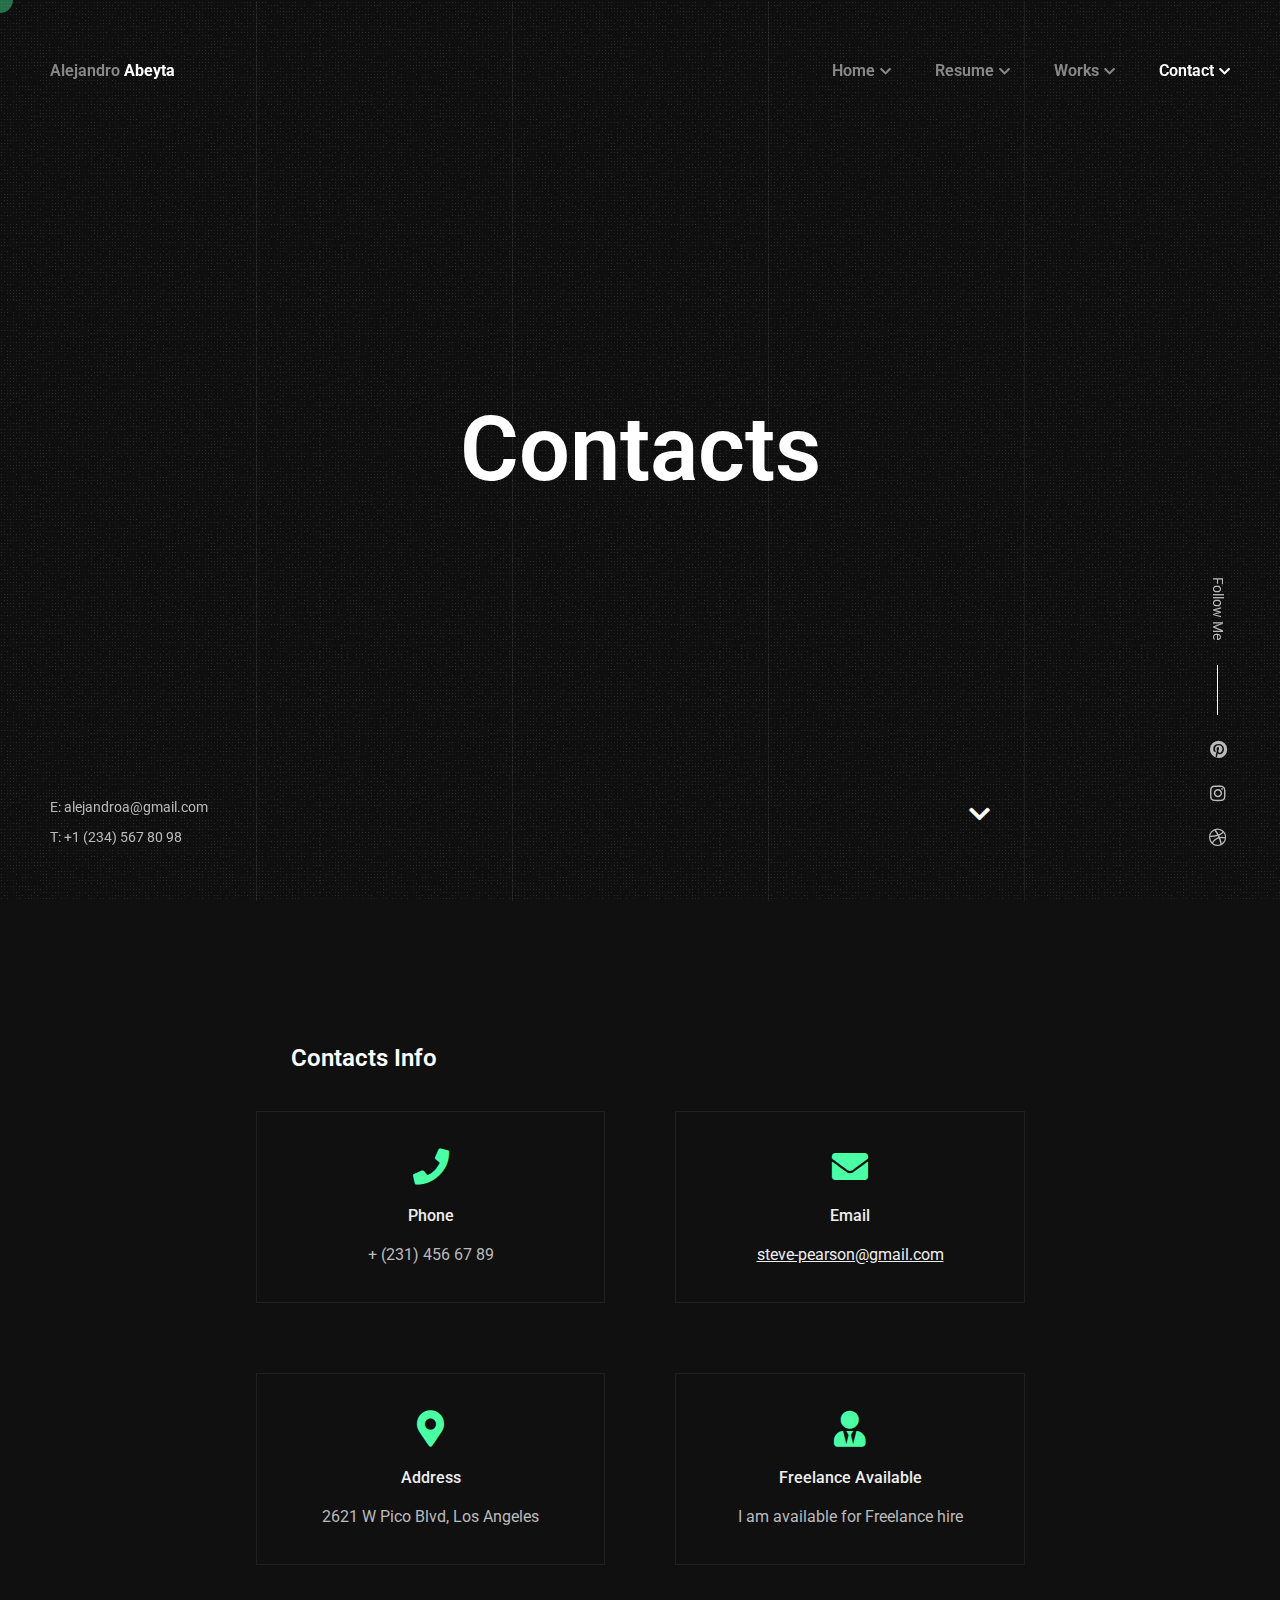
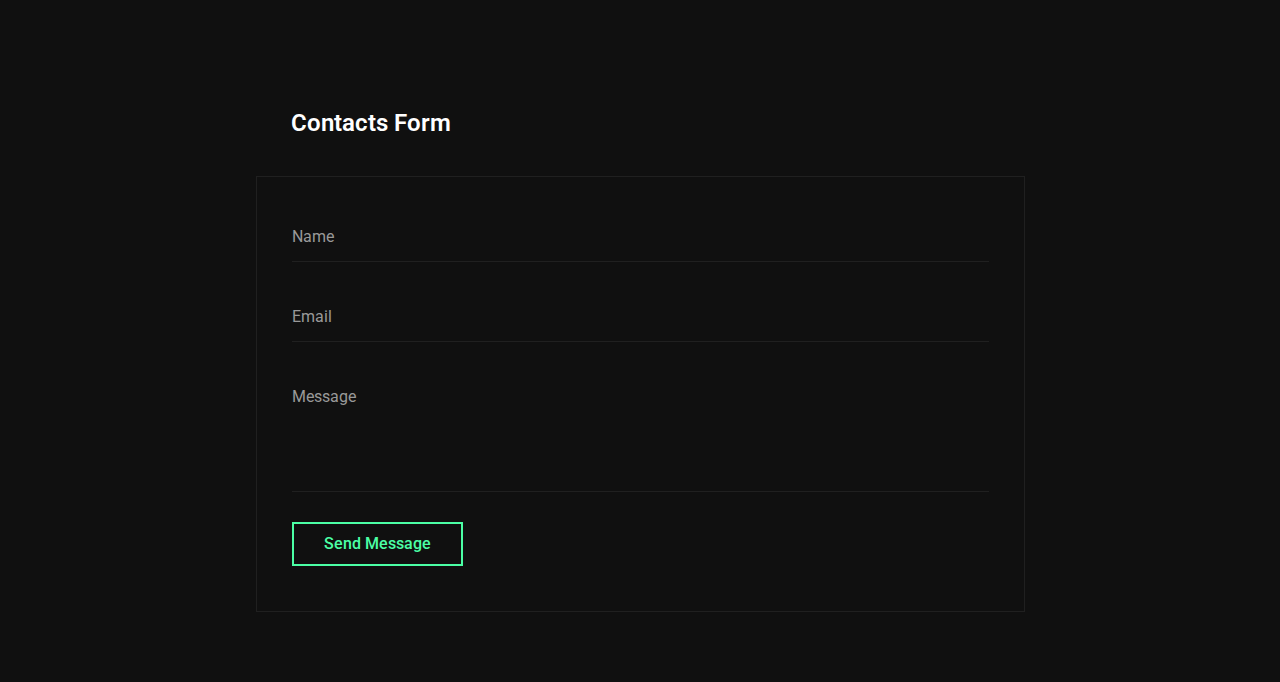
<file: contacts.html>
<!doctype html>
<html lang="en-US">
<head>

	<!-- Meta -->
	<meta charset="UTF-8">
	<meta name="viewport" content="width=device-width, initial-scale=1, maximum-scale=1" />
	<meta name="description" content="CV & Resume Template" />
	<meta name="keywords" content="vcard, resposnive, resume, personal, card, cv, cvio, portfolio" />
	<meta name="author" content="beshleyua" />

	<!-- Title -->
	<title>Cvio - Resume/CV Template</title>

	<!-- Fonts -->
	<link href="https://fonts.googleapis.com/css?family=Roboto:100,100i,300,300i,400,400i,500,500i,700,700i,900,900i&display=swap&subset=cyrillic" rel="stylesheet">

	<!-- Styles -->
	<link rel="stylesheet" href="css/basic.css" />
	<link rel="stylesheet" href="css/layout.css" />
	<link rel="stylesheet" href="css/magnific-popup.css" />
	<link rel="stylesheet" href="css/animate.css" />
	<link rel="stylesheet" href="css/jarallax.css" />
	<link rel="stylesheet" href="css/swiper.css" />
	<link rel="stylesheet" href="css/fontawesome.css" />
	<link rel="stylesheet" href="css/brands.css" />
	<link rel="stylesheet" href="css/solid.css" />

	<!-- Theme Colors
	<link rel="stylesheet" href="css/theme-colors/blue.css" />
	<link rel="stylesheet" href="css/theme-colors/green.css" />
	<link rel="stylesheet" href="css/theme-colors/orange.css" />
	<link rel="stylesheet" href="css/theme-colors/brown.css" />
	<link rel="stylesheet" href="css/theme-colors/purple.css" />
	<link rel="stylesheet" href="css/theme-colors/red.css" />
	<link rel="stylesheet" href="css/theme-colors/beige.css" />
	<link rel="stylesheet" href="css/theme-colors/green_light.css" />
	<link rel="stylesheet" href="css/theme-colors/yellow.css" />
	<link rel="stylesheet" href="css/theme-colors/yellow_light.css" />
	-->
		
	<!--[if lt IE 9]>
	<script src="http://css3-mediaqueries-js.googlecode.com/svn/trunk/css3-mediaqueries.js"></script>
	<script src="http://html5shim.googlecode.com/svn/trunk/html5.js"></script>
	<![endif]-->

	<link rel="shortcut icon" href="images/favicons/favicon.ico">

</head>

<body>

	<!-- Preloader -->
	<div class="preloader">
		<div class="centrize full-width">
			<div class="vertical-center">
				<div class="spinner">
					<div class="double-bounce1"></div>
					<div class="double-bounce2"></div>
				</div>
			</div>
		</div>
	</div>
	
	<!-- Container -->
	<div class="container">

		<!-- Cursor -->
		<div class="cursor-follower"></div>
	
		<!-- Header -->
		<header class="header">
			<div class="head-top">

				<!-- menu button -->
				<a href="#" class="menu-btn"><span></span></a>

				<!-- logo -->
				<div class="logo hover-masks-logo">
					<a href="#">
						<span class="mask-lnk">Alejandro <strong>Abeyta</strong></span>
						<span class="mask-lnk mask-lnk-hover">Download <strong>CV</strong></span>
					</a>
				</div>
				
				<!-- top menu -->						
				<div class="top-menu hover-masks">
					<div class="top-menu-nav">	
						<div class="menu-topmenu-container">
							<ul class="menu">
								<li class="menu-item menu-item-has-children">
									<a href="index.html">Home</a>
									<ul class="sub-menu">
										<li class="menu-item"><a href="index.html">Home Default</a></li>
										<li class="menu-item"><a href="index_creative.html">Home Creative</a></li>
										<li class="menu-item"><a href="index_slider.html">Home Slider</a></li>
										<li class="menu-item"><a href="index_personal.html">Home Personal</a></li>
										<li class="menu-item"><a href="index_onepage.html" target="blank">Home OnePage</a></li>
										<li class="menu-item"><a href="index_image.html">Home Image</a></li>
										<li class="menu-item"><a href="index_video.html">Home Video</a></li>
									</ul>
								</li>
								<li class="menu-item menu-item-has-children">
									<a href="resume.html">Resume</a>
									<ul class="sub-menu">
										<li class="menu-item"><a href="resume.html">Resume Default</a></li>
										<li class="menu-item"><a href="resume_image.html">Resume Image</a></li>
										<li class="menu-item"><a href="resume_creative.html">Resume Creative</a></li>
									</ul>
								</li>
								<li class="menu-item menu-item-has-children">
									<a href="works.html">Works</a>
									<ul class="sub-menu">
										<li class="menu-item"><a href="works.html">Works Default</a></li>
										<li class="menu-item"><a href="works_creative.html">Works Creative</a></li>
										<li class="menu-item"><a href="work_single.html">Work Single</a></li>
										<li class="menu-item"><a href="work_single_image.html">Work Single Image</a></li>
										<li class="menu-item"><a href="work_single_creative.html">Work Single Creative</a></li>
									</ul>
								</li>
								<li class="menu-item menu-item-has-children current-menu-item">
									<a href="contacts.html">Contact</a>
									<ul class="sub-menu">
										<li class="menu-item current-menu-item"><a href="contacts.html">Contact Default</a></li>
										<li class="menu-item"><a href="contacts_map.html">Contact Map</a></li>
										<li class="menu-item"><a href="contacts_image.html">Contact Image</a></li>
										<li class="menu-item"><a href="contacts_creative.html">Contact Creative</a></li>
									</ul>
								</li>
							</ul>
						</div>
					</div>
				</div>

			</div>
		</header>
		
		<!-- Wrapper -->
		<div class="wrapper">

			<!-- Section Started -->
			<div class="section started section-title" id="section-started">

				<!-- background -->
				<div class="video-bg">
					<div class="video-bg-mask"></div>
					<div class="video-bg-texture" id="grained_container"></div>
				</div>

				<!-- started content -->
				<div class="centrize full-width">
					<div class="vertical-center">
						<div class="started-content">
							<h1 class="h-title">Contacts</h1>
							<div class="h-subtitles">
								<div class="h-subtitle typing-bread">
									<p class="breadcrumbs">
										<a href="index.html">Home</a> / Contacts
									</p>
								</div>
								<span class="typed-bread"></span>
							</div>
						</div>
					</div>
				</div>

				<!-- mosue button -->
				<a href="#" class="mouse_btn" style="display: none;"><span class="icon fas fa-chevron-down"></span></a>

			</div>

			<!-- Section Contacts Info -->
			<div class="section contacts" id="section-contacts-info">
				<div class="content">

					<!-- title -->
					<div class="title">
						<div class="title_inner">Contacts Info</div>
					</div>

					<!-- contacts items -->
					<div class="service-items">

						<div class="service-col">
							<div class="service-item content-box">
								<div class="icon"><span class="fas fa-phone"></span></div>
								<div class="name">Phone</div>
								<div class="text">+ (231) 456 67 89</div>
							</div>
						</div>
						
						<div class="service-col">
							<div class="service-item content-box">
								<div class="icon"><span class="fas fa-envelope"></span></div>
								<div class="name">Email</div>
								<div class="text"><a href="mailto:steve-pearson@gmail.com">steve-pearson@gmail.com</a></div>
							</div>
						</div>

						<div class="service-col">
							<div class="service-item content-box">
								<div class="icon"><span class="fas fa-map-marker-alt"></span></div>
								<div class="name">Address</div>
								<div class="text">2621 W Pico Blvd, Los Angeles</div>
							</div>
						</div>

						<div class="service-col">
							<div class="service-item content-box">
								<div class="icon"><span class="fas fa-user-tie"></span></div>
								<div class="name">Freelance Available</div>
								<div class="text">I am available for Freelance hire</div>
							</div>
						</div>

					</div>

					<div class="clear"></div>
				</div>
			</div>

			<!-- Section Contacts Form -->
			<div class="section contacts" id="section-contacts">
				<div class="content">

					<!-- title -->
					<div class="title">
						<div class="title_inner">Contacts Form</div>
					</div>

					<!-- form -->
					<div class="contact_form content-box">
						<form id="cform" method="post">
							<div class="group-val">
   								<input type="text" name="name" placeholder="Name" />
							</div>
							<div class="group-val">
								<input type="email" name="email" placeholder="Email" />
							</div>
							<div class="group-val ct-gr">
								<textarea name="message" placeholder="Message"></textarea>
							</div>
							<div class="group-bts">
								<button type="submit" class="btn hover-animated">
									<span class="circle"></span>
									<span class="lnk">Send Message</span>
								</button>
							</div>
						</form>
						<div class="alert-success">
							<p>Thanks, your message is sent successfully.</p>
						</div>
					</div>

				</div>
				<div class="clear"></div>
			</div>

		</div>
		
		<!-- Footer -->
		<footer class="footer">
			<div class="copy">
				<p>E: alejandroa@gmail.com</p>
				<p>T: +1 (234) 567 80 98</p>
			</div>
			<div class="soc-box">
				<div class="follow-label">Follow Me</div>
				<div class="soc">
					<a target="_blank" href="https://www.pinterest.com/">
						<span class="icon fab fa-pinterest"></span>
					</a>
					<a target="_blank" href="https://www.instagram.com/">
						<span class="icon fab fa-instagram"></span>
					</a>
					<a target="_blank" href="https://dribbble.com/">
						<span class="icon fab fa-dribbble"></span>
					</a>
				</div>
			</div>
			<div class="clear"></div>
		</footer>

		<!-- Lines -->
		<div class="lines">
			<div class="line-col"></div>
			<div class="line-col"></div>
			<div class="line-col"></div>
			<div class="line-col"></div>
			<div class="line-col"></div>
		</div>
		
	</div>

	<!-- Scripts -->
	<script src="js/jquery.min.js"></script>
	<script src="js/jquery.validate.js"></script>
	<script src="js/magnific-popup.js"></script>
	<script src="js/simpleParallax.js"></script>
	<script src="js/typed.js"></script>
	<script src="js/jarallax.js"></script>
	<script src="js/jarallax-video.js"></script>
	<script src="js/jarallax-element.js"></script>
	<script src="js/imagesloaded.pkgd.js"></script>
	<script src="js/isotope.pkgd.js"></script>
	<script src="js/swiper.js"></script>
	<script src="js/grained.js"></script>
	<script src="js/scripts.js"></script>

</body>
</html>
</file>
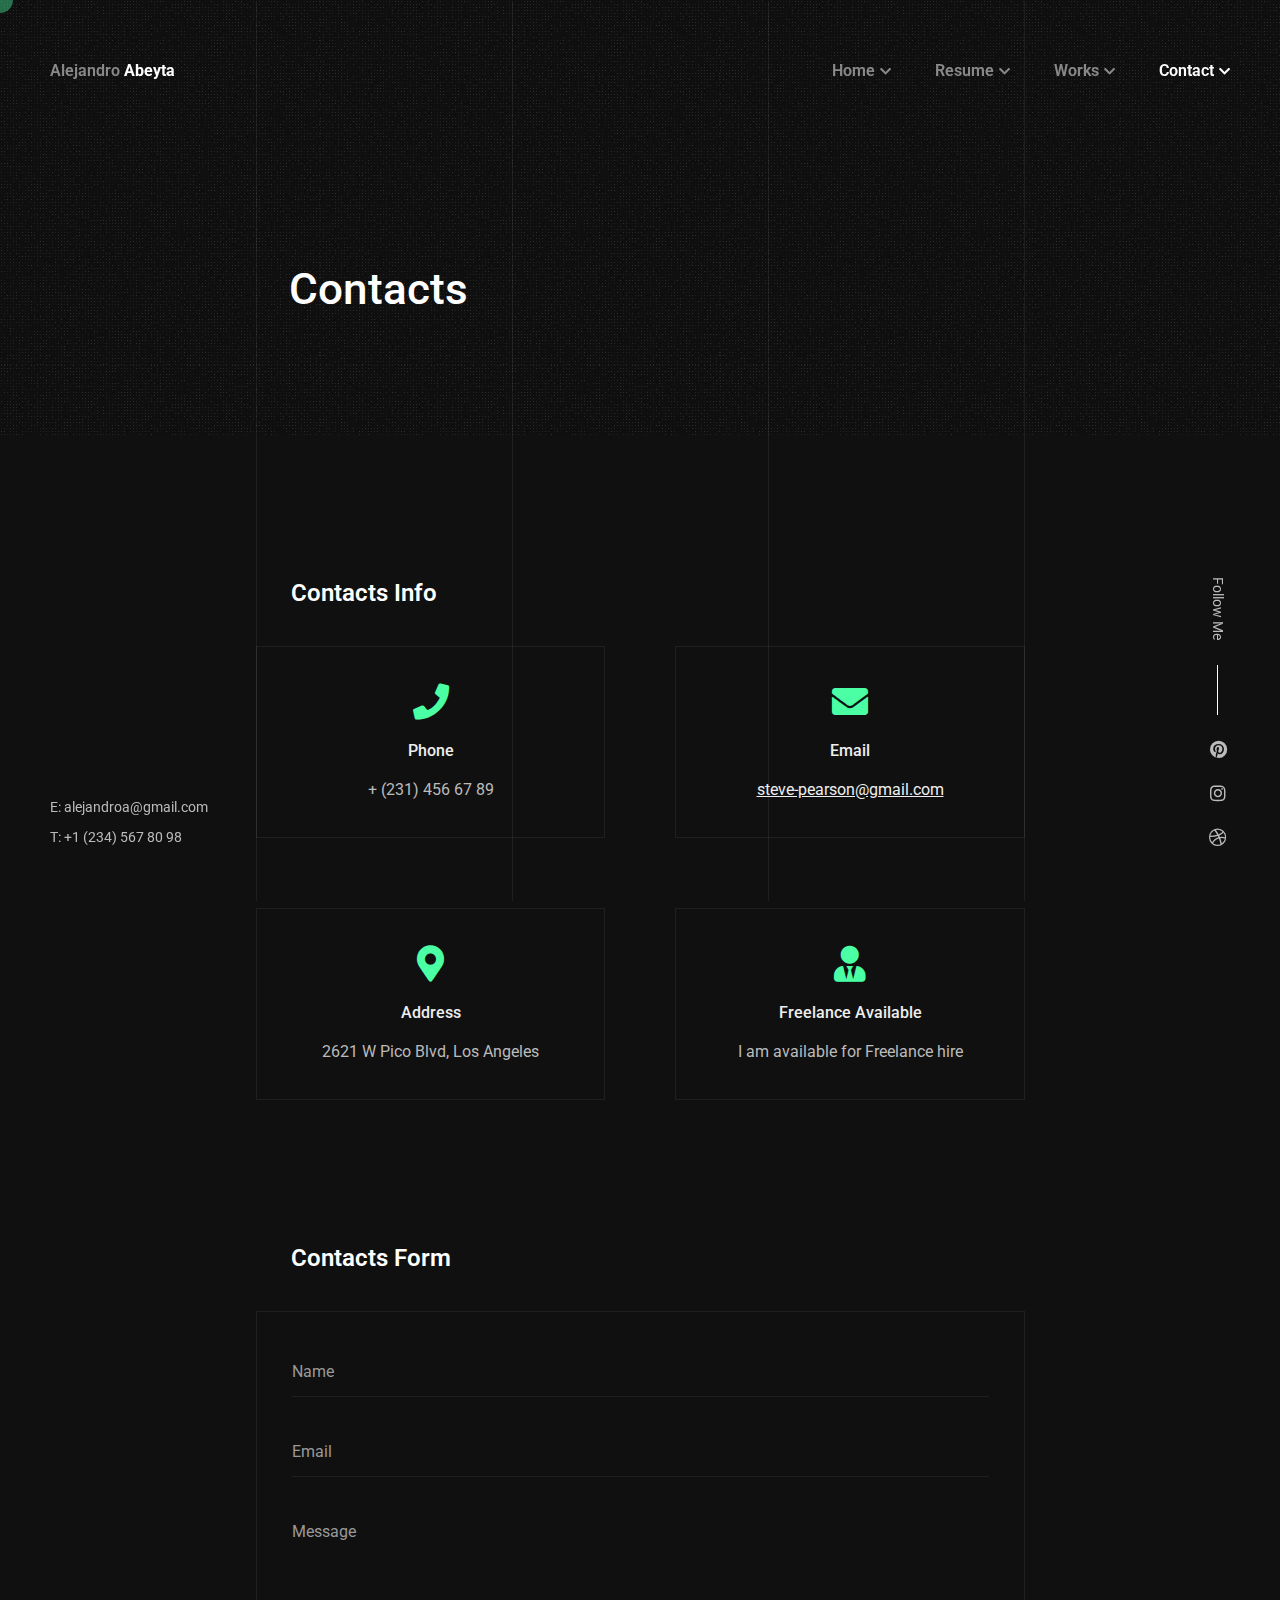
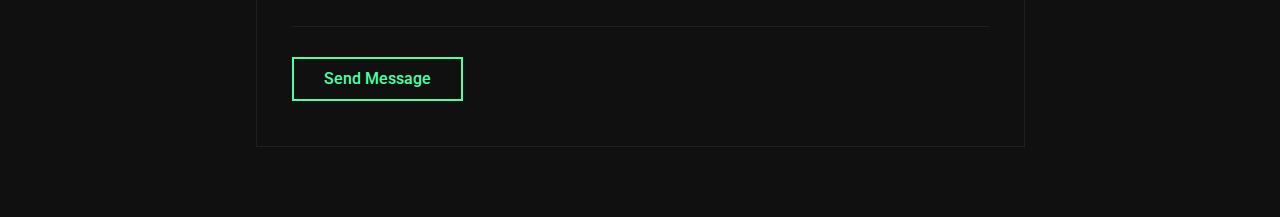
<file: contacts_creative.html>
<!doctype html>
<html lang="en-US">
<head>

	<!-- Meta -->
	<meta charset="UTF-8">
	<meta name="viewport" content="width=device-width, initial-scale=1, maximum-scale=1" />
	<meta name="description" content="CV & Resume Template" />
	<meta name="keywords" content="vcard, resposnive, resume, personal, card, cv, cvio, portfolio" />
	<meta name="author" content="beshleyua" />

	<!-- Title -->
	<title>Cvio - Resume/CV Template</title>

	<!-- Fonts -->
	<link href="https://fonts.googleapis.com/css?family=Roboto:100,100i,300,300i,400,400i,500,500i,700,700i,900,900i&display=swap&subset=cyrillic" rel="stylesheet">

	<!-- Styles -->
	<link rel="stylesheet" href="css/basic.css" />
	<link rel="stylesheet" href="css/layout.css" />
	<link rel="stylesheet" href="css/magnific-popup.css" />
	<link rel="stylesheet" href="css/animate.css" />
	<link rel="stylesheet" href="css/jarallax.css" />
	<link rel="stylesheet" href="css/swiper.css" />
	<link rel="stylesheet" href="css/fontawesome.css" />
	<link rel="stylesheet" href="css/brands.css" />
	<link rel="stylesheet" href="css/solid.css" />

	<!-- Theme Colors
	<link rel="stylesheet" href="css/theme-colors/blue.css" />
	<link rel="stylesheet" href="css/theme-colors/green.css" />
	<link rel="stylesheet" href="css/theme-colors/orange.css" />
	<link rel="stylesheet" href="css/theme-colors/brown.css" />
	<link rel="stylesheet" href="css/theme-colors/purple.css" />
	<link rel="stylesheet" href="css/theme-colors/red.css" />
	<link rel="stylesheet" href="css/theme-colors/beige.css" />
	<link rel="stylesheet" href="css/theme-colors/green_light.css" />
	<link rel="stylesheet" href="css/theme-colors/yellow.css" />
	<link rel="stylesheet" href="css/theme-colors/yellow_light.css" />
	-->
		
	<!--[if lt IE 9]>
	<script src="http://css3-mediaqueries-js.googlecode.com/svn/trunk/css3-mediaqueries.js"></script>
	<script src="http://html5shim.googlecode.com/svn/trunk/html5.js"></script>
	<![endif]-->

	<link rel="shortcut icon" href="images/favicons/favicon.ico">

</head>

<body>

	<!-- Preloader -->
	<div class="preloader">
		<div class="centrize full-width">
			<div class="vertical-center">
				<div class="spinner">
					<div class="double-bounce1"></div>
					<div class="double-bounce2"></div>
				</div>
			</div>
		</div>
	</div>
	
	<!-- Container -->
	<div class="container">

		<!-- Cursor -->
		<div class="cursor-follower"></div>
	
		<!-- Header -->
		<header class="header">
			<div class="head-top">

				<!-- menu button -->
				<a href="#" class="menu-btn"><span></span></a>

				<!-- logo -->
				<div class="logo hover-masks-logo">
					<a href="#">
						<span class="mask-lnk">Alejandro <strong>Abeyta</strong></span>
						<span class="mask-lnk mask-lnk-hover">Download <strong>CV</strong></span>
					</a>
				</div>
				
				<!-- top menu -->						
				<div class="top-menu hover-masks">
					<div class="top-menu-nav">	
						<div class="menu-topmenu-container">
							<ul class="menu">
								<li class="menu-item menu-item-has-children">
									<a href="index.html">Home</a>
									<ul class="sub-menu">
										<li class="menu-item"><a href="index.html">Home Default</a></li>
										<li class="menu-item"><a href="index_creative.html">Home Creative</a></li>
										<li class="menu-item"><a href="index_slider.html">Home Slider</a></li>
										<li class="menu-item"><a href="index_personal.html">Home Personal</a></li>
										<li class="menu-item"><a href="index_onepage.html" target="blank">Home OnePage</a></li>
										<li class="menu-item"><a href="index_image.html">Home Image</a></li>
										<li class="menu-item"><a href="index_video.html">Home Video</a></li>
									</ul>
								</li>
								<li class="menu-item menu-item-has-children">
									<a href="resume.html">Resume</a>
									<ul class="sub-menu">
										<li class="menu-item"><a href="resume.html">Resume Default</a></li>
										<li class="menu-item"><a href="resume_image.html">Resume Image</a></li>
										<li class="menu-item"><a href="resume_creative.html">Resume Creative</a></li>
									</ul>
								</li>
								<li class="menu-item menu-item-has-children">
									<a href="works.html">Works</a>
									<ul class="sub-menu">
										<li class="menu-item"><a href="works.html">Works Default</a></li>
										<li class="menu-item"><a href="works_creative.html">Works Creative</a></li>
										<li class="menu-item"><a href="work_single.html">Work Single</a></li>
										<li class="menu-item"><a href="work_single_image.html">Work Single Image</a></li>
										<li class="menu-item"><a href="work_single_creative.html">Work Single Creative</a></li>
									</ul>
								</li>
								<li class="menu-item menu-item-has-children current-menu-item">
									<a href="contacts.html">Contact</a>
									<ul class="sub-menu">
										<li class="menu-item"><a href="contacts.html">Contact Default</a></li>
										<li class="menu-item"><a href="contacts_map.html">Contact Map</a></li>
										<li class="menu-item"><a href="contacts_image.html">Contact Image</a></li>
										<li class="menu-item current-menu-item"><a href="contacts_creative.html">Contact Creative</a></li>
									</ul>
								</li>
							</ul>
						</div>
					</div>
				</div>

			</div>
		</header>
		
		<!-- Wrapper -->
		<div class="wrapper">

			<!-- Section Started -->
			<div class="section started layout-creative" id="section-started">

				<!-- background -->
				<div class="video-bg">
					<div class="video-bg-mask"></div>
					<div class="video-bg-texture" id="grained_container"></div>
				</div>

				<!-- started content -->
				<div class="centrize full-width">
					<div class="vertical-center">
						<div class="started-content">
							<h1 class="h-title">Contacts</h1>
							<div class="h-subtitles">
								<div class="h-subtitle typing-bread">
									<p class="breadcrumbs">
										<a href="index.html">Home</a> / Contacts
									</p>
								</div>
								<span class="typed-bread"></span>
							</div>
						</div>
					</div>
				</div>

				<!-- mosue button -->
				<a href="#" class="mouse_btn" style="display: none;"><span class="icon fas fa-chevron-down"></span></a>

			</div>

			<!-- Section Contacts Info -->
			<div class="section contacts" id="section-contacts-info">
				<div class="content">

					<!-- title -->
					<div class="title">
						<div class="title_inner">Contacts Info</div>
					</div>

					<!-- contacts items -->
					<div class="service-items">

						<div class="service-col">
							<div class="service-item content-box">
								<div class="icon"><span class="fas fa-phone"></span></div>
								<div class="name">Phone</div>
								<div class="text">+ (231) 456 67 89</div>
							</div>
						</div>
						
						<div class="service-col">
							<div class="service-item content-box">
								<div class="icon"><span class="fas fa-envelope"></span></div>
								<div class="name">Email</div>
								<div class="text"><a href="mailto:steve-pearson@gmail.com">steve-pearson@gmail.com</a></div>
							</div>
						</div>

						<div class="service-col">
							<div class="service-item content-box">
								<div class="icon"><span class="fas fa-map-marker-alt"></span></div>
								<div class="name">Address</div>
								<div class="text">2621 W Pico Blvd, Los Angeles</div>
							</div>
						</div>

						<div class="service-col">
							<div class="service-item content-box">
								<div class="icon"><span class="fas fa-user-tie"></span></div>
								<div class="name">Freelance Available</div>
								<div class="text">I am available for Freelance hire</div>
							</div>
						</div>

					</div>

					<div class="clear"></div>
				</div>
			</div>

			<!-- Section Contacts Form -->
			<div class="section contacts" id="section-contacts">
				<div class="content">

					<!-- title -->
					<div class="title">
						<div class="title_inner">Contacts Form</div>
					</div>

					<!-- form -->
					<div class="contact_form content-box">
						<form id="cform" method="post">
							<div class="group-val">
   								<input type="text" name="name" placeholder="Name" />
							</div>
							<div class="group-val">
								<input type="email" name="email" placeholder="Email" />
							</div>
							<div class="group-val ct-gr">
								<textarea name="message" placeholder="Message"></textarea>
							</div>
							<div class="group-bts">
								<button type="submit" class="btn hover-animated">
									<span class="circle"></span>
									<span class="lnk">Send Message</span>
								</button>
							</div>
						</form>
						<div class="alert-success">
							<p>Thanks, your message is sent successfully.</p>
						</div>
					</div>

				</div>
				<div class="clear"></div>
			</div>

		</div>
		
		<!-- Footer -->
		<footer class="footer">
			<div class="copy">
				<p>E: alejandroa@gmail.com</p>
				<p>T: +1 (234) 567 80 98</p>
			</div>
			<div class="soc-box">
				<div class="follow-label">Follow Me</div>
				<div class="soc">
					<a target="_blank" href="https://www.pinterest.com/">
						<span class="icon fab fa-pinterest"></span>
					</a>
					<a target="_blank" href="https://www.instagram.com/">
						<span class="icon fab fa-instagram"></span>
					</a>
					<a target="_blank" href="https://dribbble.com/">
						<span class="icon fab fa-dribbble"></span>
					</a>
				</div>
			</div>
			<div class="clear"></div>
		</footer>

		<!-- Lines -->
		<div class="lines">
			<div class="line-col"></div>
			<div class="line-col"></div>
			<div class="line-col"></div>
			<div class="line-col"></div>
			<div class="line-col"></div>
		</div>
		
	</div>

	<!-- Scripts -->
	<script src="js/jquery.min.js"></script>
	<script src="js/jquery.validate.js"></script>
	<script src="js/magnific-popup.js"></script>
	<script src="js/simpleParallax.js"></script>
	<script src="js/typed.js"></script>
	<script src="js/jarallax.js"></script>
	<script src="js/jarallax-video.js"></script>
	<script src="js/jarallax-element.js"></script>
	<script src="js/imagesloaded.pkgd.js"></script>
	<script src="js/isotope.pkgd.js"></script>
	<script src="js/swiper.js"></script>
	<script src="js/grained.js"></script>
	<script src="js/scripts.js"></script>

</body>
</html>
</file>
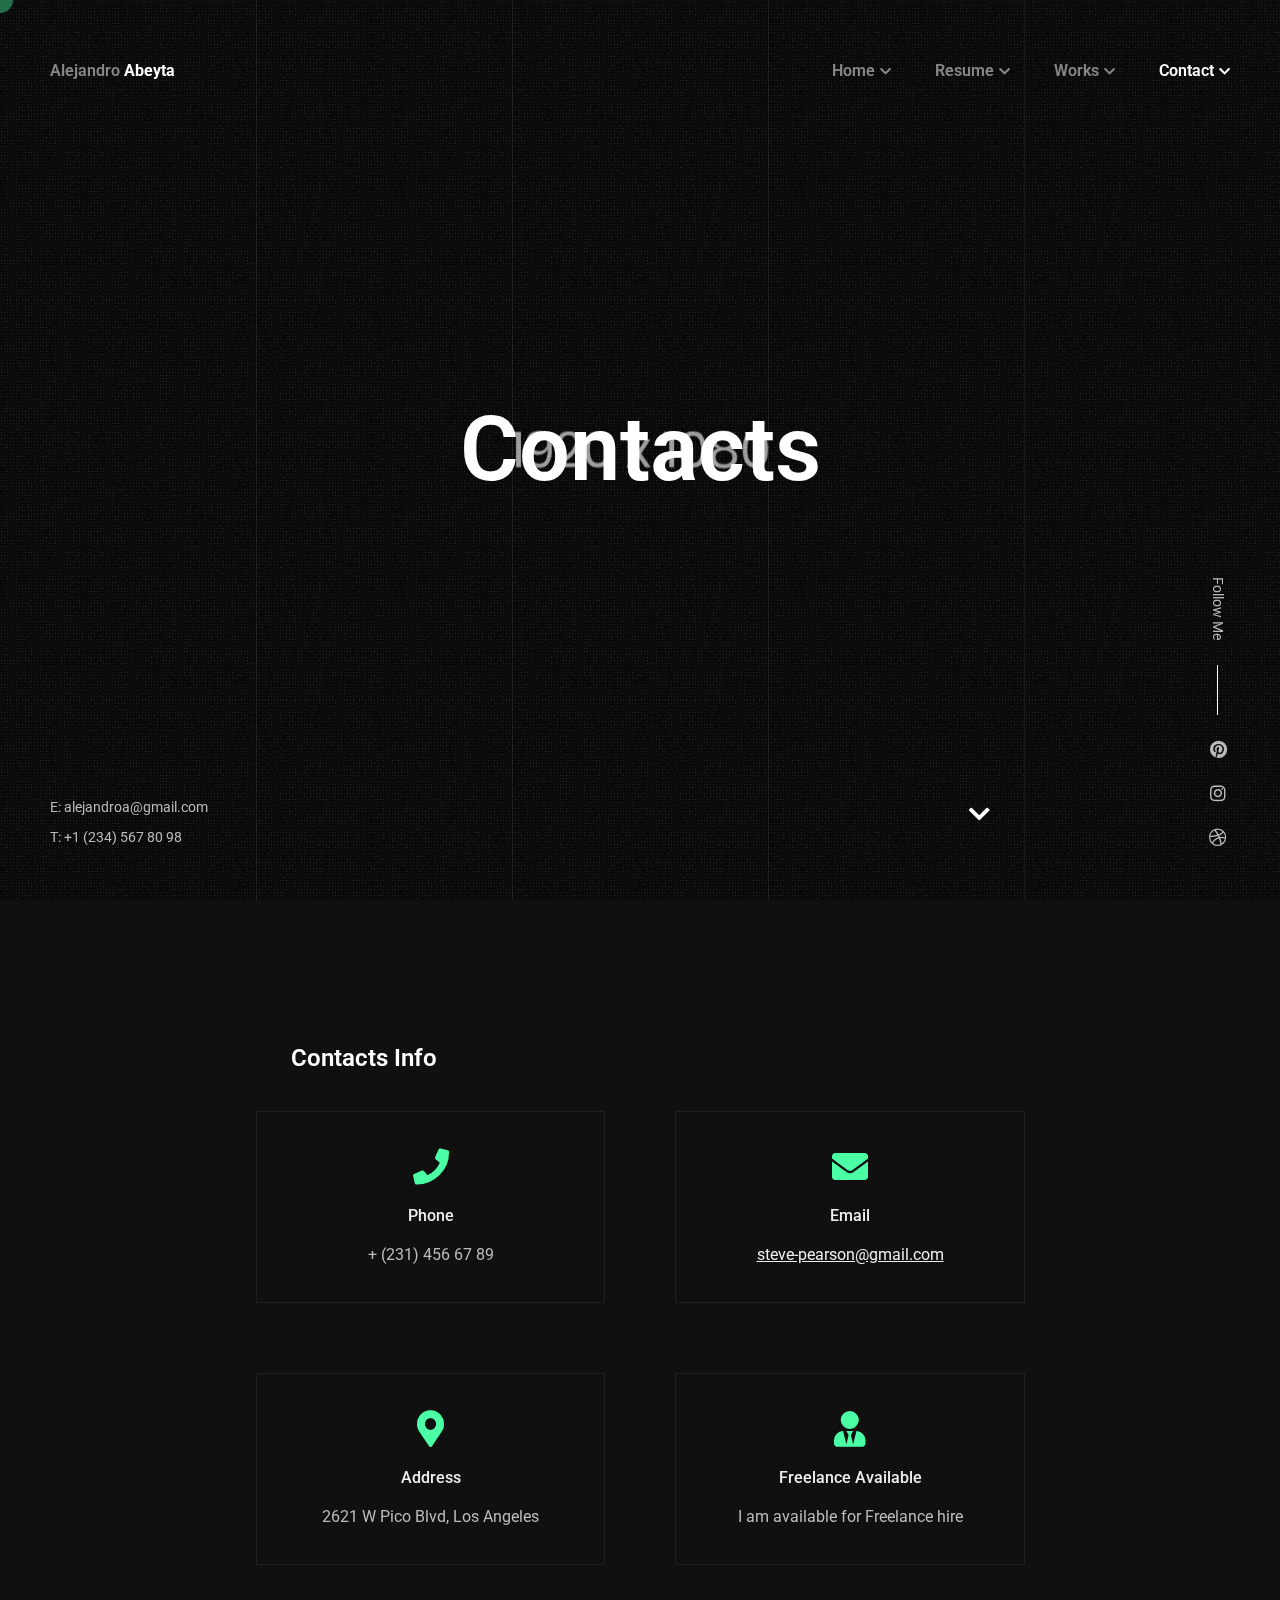
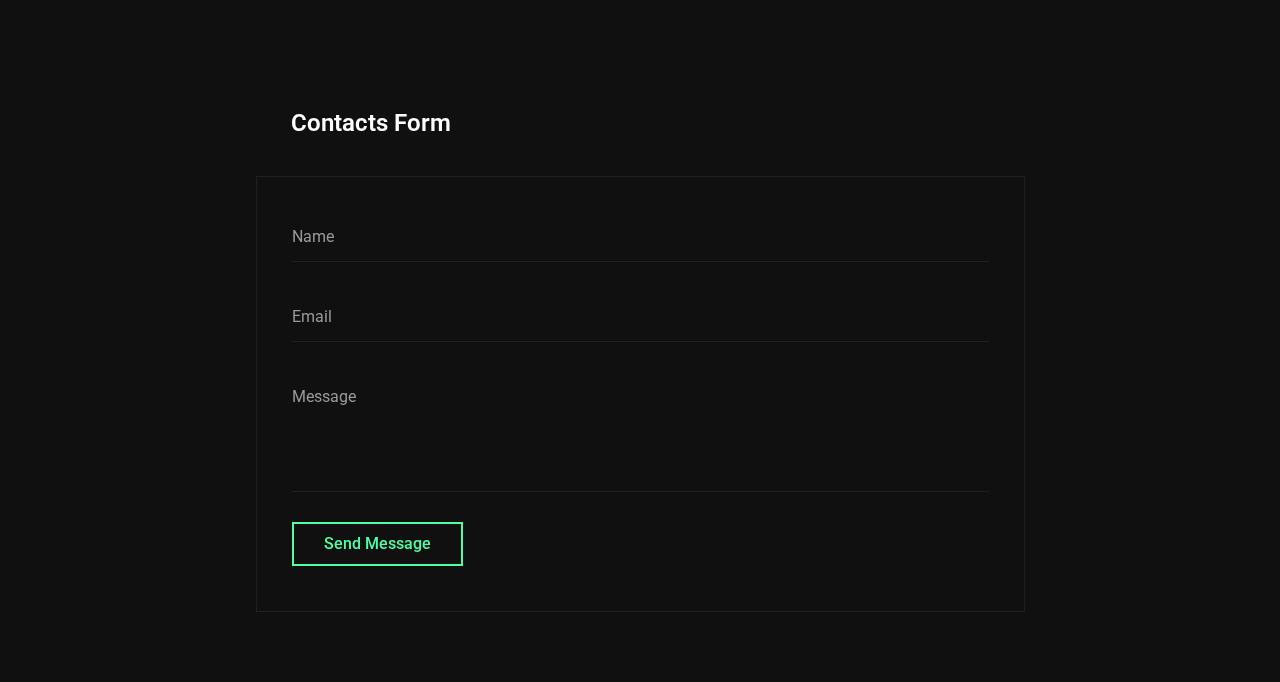
<file: contacts_image.html>
<!doctype html>
<html lang="en-US">
<head>

	<!-- Meta -->
	<meta charset="UTF-8">
	<meta name="viewport" content="width=device-width, initial-scale=1, maximum-scale=1" />
	<meta name="description" content="CV & Resume Template" />
	<meta name="keywords" content="vcard, resposnive, resume, personal, card, cv, cvio, portfolio" />
	<meta name="author" content="beshleyua" />

	<!-- Title -->
	<title>Cvio - Resume/CV Template</title>

	<!-- Fonts -->
	<link href="https://fonts.googleapis.com/css?family=Roboto:100,100i,300,300i,400,400i,500,500i,700,700i,900,900i&display=swap&subset=cyrillic" rel="stylesheet">

	<!-- Styles -->
	<link rel="stylesheet" href="css/basic.css" />
	<link rel="stylesheet" href="css/layout.css" />
	<link rel="stylesheet" href="css/magnific-popup.css" />
	<link rel="stylesheet" href="css/animate.css" />
	<link rel="stylesheet" href="css/jarallax.css" />
	<link rel="stylesheet" href="css/swiper.css" />
	<link rel="stylesheet" href="css/fontawesome.css" />
	<link rel="stylesheet" href="css/brands.css" />
	<link rel="stylesheet" href="css/solid.css" />

	<!-- Theme Colors
	<link rel="stylesheet" href="css/theme-colors/blue.css" />
	<link rel="stylesheet" href="css/theme-colors/green.css" />
	<link rel="stylesheet" href="css/theme-colors/orange.css" />
	<link rel="stylesheet" href="css/theme-colors/brown.css" />
	<link rel="stylesheet" href="css/theme-colors/purple.css" />
	<link rel="stylesheet" href="css/theme-colors/red.css" />
	<link rel="stylesheet" href="css/theme-colors/beige.css" />
	<link rel="stylesheet" href="css/theme-colors/green_light.css" />
	<link rel="stylesheet" href="css/theme-colors/yellow.css" />
	<link rel="stylesheet" href="css/theme-colors/yellow_light.css" />
	-->
		
	<!--[if lt IE 9]>
	<script src="http://css3-mediaqueries-js.googlecode.com/svn/trunk/css3-mediaqueries.js"></script>
	<script src="http://html5shim.googlecode.com/svn/trunk/html5.js"></script>
	<![endif]-->

	<link rel="shortcut icon" href="images/favicons/favicon.ico">

</head>

<body>

	<!-- Preloader -->
	<div class="preloader">
		<div class="centrize full-width">
			<div class="vertical-center">
				<div class="spinner">
					<div class="double-bounce1"></div>
					<div class="double-bounce2"></div>
				</div>
			</div>
		</div>
	</div>
	
	<!-- Container -->
	<div class="container">

		<!-- Cursor -->
		<div class="cursor-follower"></div>
	
		<!-- Header -->
		<header class="header">
			<div class="head-top">

				<!-- menu button -->
				<a href="#" class="menu-btn"><span></span></a>

				<!-- logo -->
				<div class="logo hover-masks-logo">
					<a href="#">
						<span class="mask-lnk">Alejandro <strong>Abeyta</strong></span>
						<span class="mask-lnk mask-lnk-hover">Download <strong>CV</strong></span>
					</a>
				</div>
				
				<!-- top menu -->						
				<div class="top-menu hover-masks">
					<div class="top-menu-nav">	
						<div class="menu-topmenu-container">
							<ul class="menu">
								<li class="menu-item menu-item-has-children">
									<a href="index.html">Home</a>
									<ul class="sub-menu">
										<li class="menu-item"><a href="index.html">Home Default</a></li>
										<li class="menu-item"><a href="index_creative.html">Home Creative</a></li>
										<li class="menu-item"><a href="index_slider.html">Home Slider</a></li>
										<li class="menu-item"><a href="index_personal.html">Home Personal</a></li>
										<li class="menu-item"><a href="index_onepage.html" target="blank">Home OnePage</a></li>
										<li class="menu-item"><a href="index_image.html">Home Image</a></li>
										<li class="menu-item"><a href="index_video.html">Home Video</a></li>
									</ul>
								</li>
								<li class="menu-item menu-item-has-children">
									<a href="resume.html">Resume</a>
									<ul class="sub-menu">
										<li class="menu-item"><a href="resume.html">Resume Default</a></li>
										<li class="menu-item"><a href="resume_image.html">Resume Image</a></li>
										<li class="menu-item"><a href="resume_creative.html">Resume Creative</a></li>
									</ul>
								</li>
								<li class="menu-item menu-item-has-children">
									<a href="works.html">Works</a>
									<ul class="sub-menu">
										<li class="menu-item"><a href="works.html">Works Default</a></li>
										<li class="menu-item"><a href="works_creative.html">Works Creative</a></li>
										<li class="menu-item"><a href="work_single.html">Work Single</a></li>
										<li class="menu-item"><a href="work_single_image.html">Work Single Image</a></li>
										<li class="menu-item"><a href="work_single_creative.html">Work Single Creative</a></li>
									</ul>
								</li>
								<li class="menu-item menu-item-has-children current-menu-item">
									<a href="contacts.html">Contact</a>
									<ul class="sub-menu">
										<li class="menu-item"><a href="contacts.html">Contact Default</a></li>
										<li class="menu-item"><a href="contacts_map.html">Contact Map</a></li>
										<li class="menu-item current-menu-item"><a href="contacts_image.html">Contact Image</a></li>
										<li class="menu-item"><a href="contacts_creative.html">Contact Creative</a></li>
									</ul>
								</li>
							</ul>
						</div>
					</div>
				</div>

			</div>
		</header>
		
		<!-- Wrapper -->
		<div class="wrapper">

			<!-- Section Started -->
			<div class="section started section-title" id="section-started">

				<!-- background -->
				<div class="video-bg jarallax" style="background-image: url(images/resume_bg.jpg);">
					<div class="video-bg-mask"></div>
					<div class="video-bg-texture" id="grained_container"></div>
				</div>

				<!-- started content -->
				<div class="centrize full-width">
					<div class="vertical-center">
						<div class="started-content">
							<h1 class="h-title">Contacts</h1>
							<div class="h-subtitles">
								<div class="h-subtitle typing-bread">
									<p class="breadcrumbs">
										<a href="index.html">Home</a> / Contacts
									</p>
								</div>
								<span class="typed-bread"></span>
							</div>
						</div>
					</div>
				</div>

				<!-- mosue button -->
				<a href="#" class="mouse_btn" style="display: none;"><span class="icon fas fa-chevron-down"></span></a>

			</div>

			<!-- Section Contacts Info -->
			<div class="section contacts" id="section-contacts-info">
				<div class="content">

					<!-- title -->
					<div class="title">
						<div class="title_inner">Contacts Info</div>
					</div>

					<!-- contacts items -->
					<div class="service-items">

						<div class="service-col">
							<div class="service-item content-box">
								<div class="icon"><span class="fas fa-phone"></span></div>
								<div class="name">Phone</div>
								<div class="text">+ (231) 456 67 89</div>
							</div>
						</div>
						
						<div class="service-col">
							<div class="service-item content-box">
								<div class="icon"><span class="fas fa-envelope"></span></div>
								<div class="name">Email</div>
								<div class="text"><a href="mailto:steve-pearson@gmail.com">steve-pearson@gmail.com</a></div>
							</div>
						</div>

						<div class="service-col">
							<div class="service-item content-box">
								<div class="icon"><span class="fas fa-map-marker-alt"></span></div>
								<div class="name">Address</div>
								<div class="text">2621 W Pico Blvd, Los Angeles</div>
							</div>
						</div>

						<div class="service-col">
							<div class="service-item content-box">
								<div class="icon"><span class="fas fa-user-tie"></span></div>
								<div class="name">Freelance Available</div>
								<div class="text">I am available for Freelance hire</div>
							</div>
						</div>

					</div>

					<div class="clear"></div>
				</div>
			</div>

			<!-- Section Contacts Form -->
			<div class="section contacts" id="section-contacts">
				<div class="content">

					<!-- title -->
					<div class="title">
						<div class="title_inner">Contacts Form</div>
					</div>

					<!-- form -->
					<div class="contact_form content-box">
						<form id="cform" method="post">
							<div class="group-val">
   								<input type="text" name="name" placeholder="Name" />
							</div>
							<div class="group-val">
								<input type="email" name="email" placeholder="Email" />
							</div>
							<div class="group-val ct-gr">
								<textarea name="message" placeholder="Message"></textarea>
							</div>
							<div class="group-bts">
								<button type="submit" class="btn hover-animated">
									<span class="circle"></span>
									<span class="lnk">Send Message</span>
								</button>
							</div>
						</form>
						<div class="alert-success">
							<p>Thanks, your message is sent successfully.</p>
						</div>
					</div>

				</div>
				<div class="clear"></div>
			</div>

		</div>
		
		<!-- Footer -->
		<footer class="footer">
			<div class="copy">
				<p>E: alejandroa@gmail.com</p>
				<p>T: +1 (234) 567 80 98</p>
			</div>
			<div class="soc-box">
				<div class="follow-label">Follow Me</div>
				<div class="soc">
					<a target="_blank" href="https://www.pinterest.com/">
						<span class="icon fab fa-pinterest"></span>
					</a>
					<a target="_blank" href="https://www.instagram.com/">
						<span class="icon fab fa-instagram"></span>
					</a>
					<a target="_blank" href="https://dribbble.com/">
						<span class="icon fab fa-dribbble"></span>
					</a>
				</div>
			</div>
			<div class="clear"></div>
		</footer>

		<!-- Lines -->
		<div class="lines">
			<div class="line-col"></div>
			<div class="line-col"></div>
			<div class="line-col"></div>
			<div class="line-col"></div>
			<div class="line-col"></div>
		</div>
		
	</div>

	<!-- Scripts -->
	<script src="js/jquery.min.js"></script>
	<script src="js/jquery.validate.js"></script>
	<script src="js/magnific-popup.js"></script>
	<script src="js/simpleParallax.js"></script>
	<script src="js/typed.js"></script>
	<script src="js/jarallax.js"></script>
	<script src="js/jarallax-video.js"></script>
	<script src="js/jarallax-element.js"></script>
	<script src="js/imagesloaded.pkgd.js"></script>
	<script src="js/isotope.pkgd.js"></script>
	<script src="js/swiper.js"></script>
	<script src="js/grained.js"></script>
	<script src="js/scripts.js"></script>

</body>
</html>
</file>
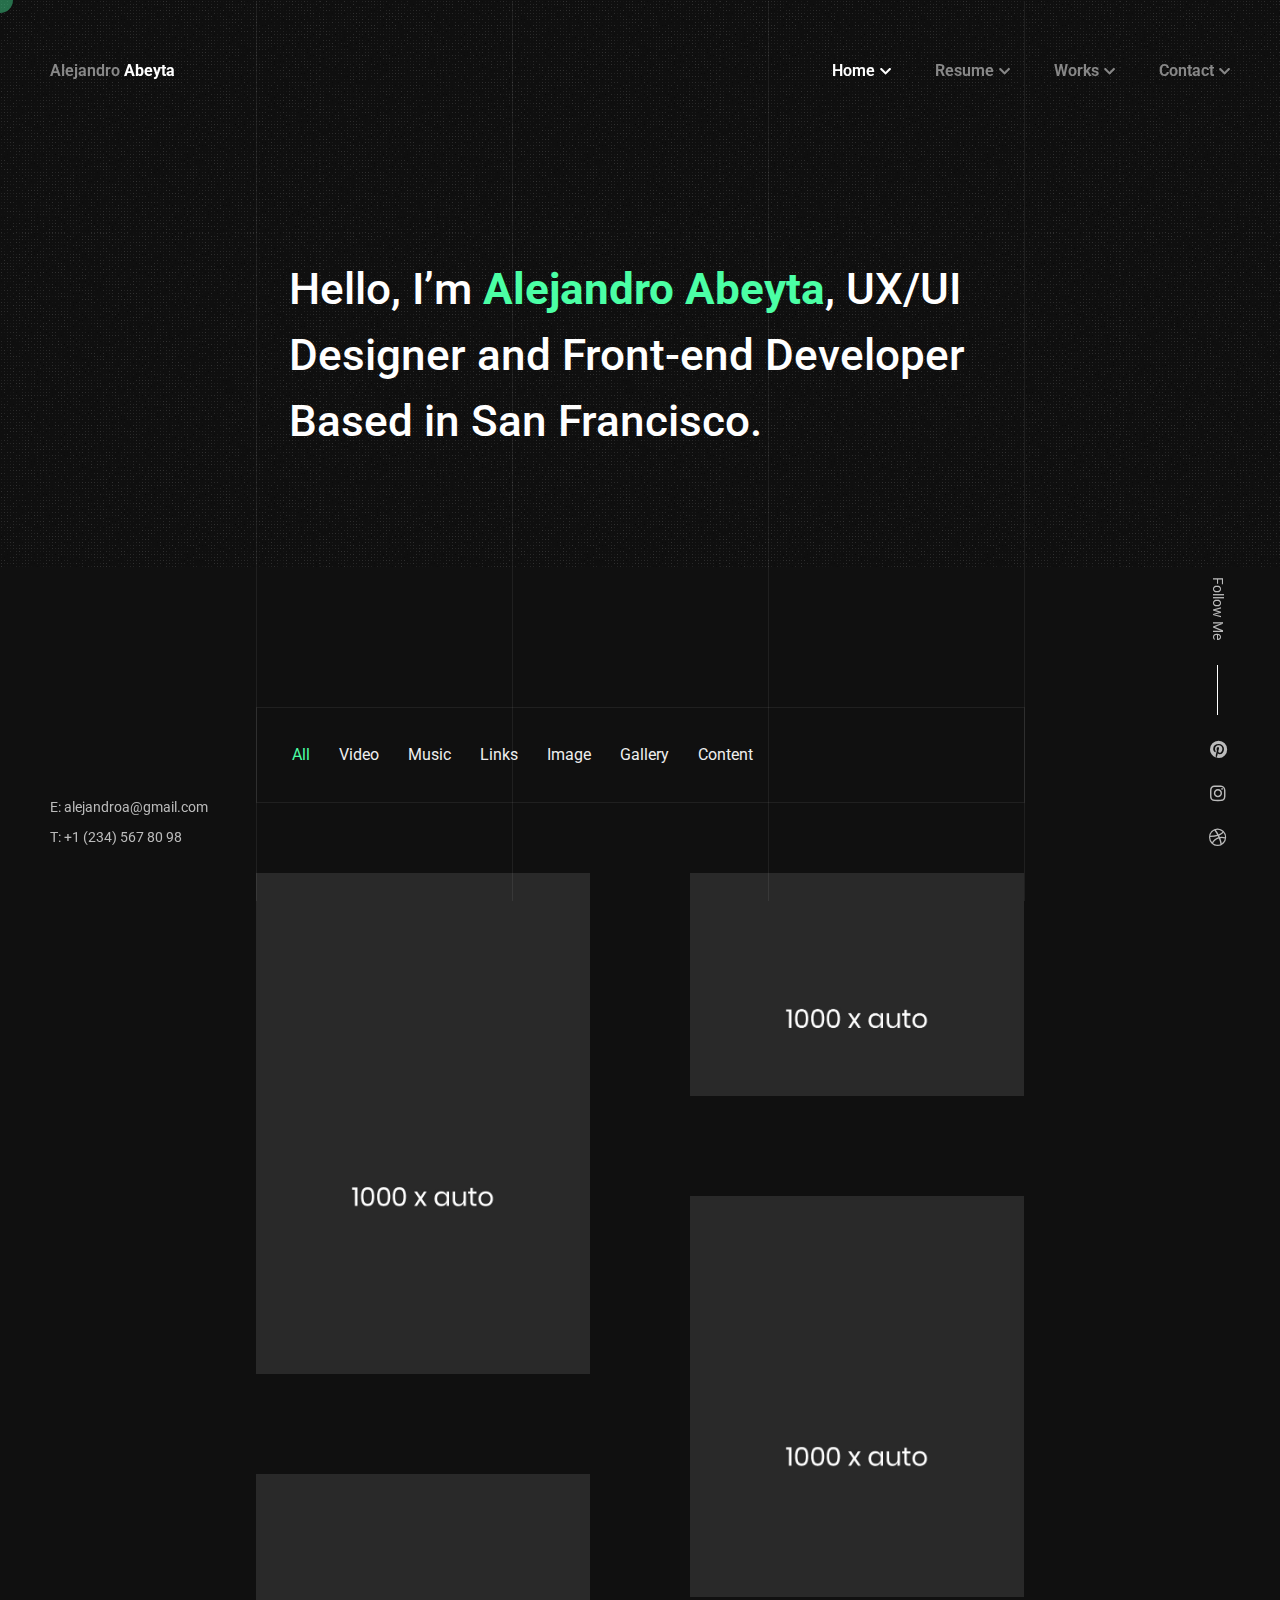
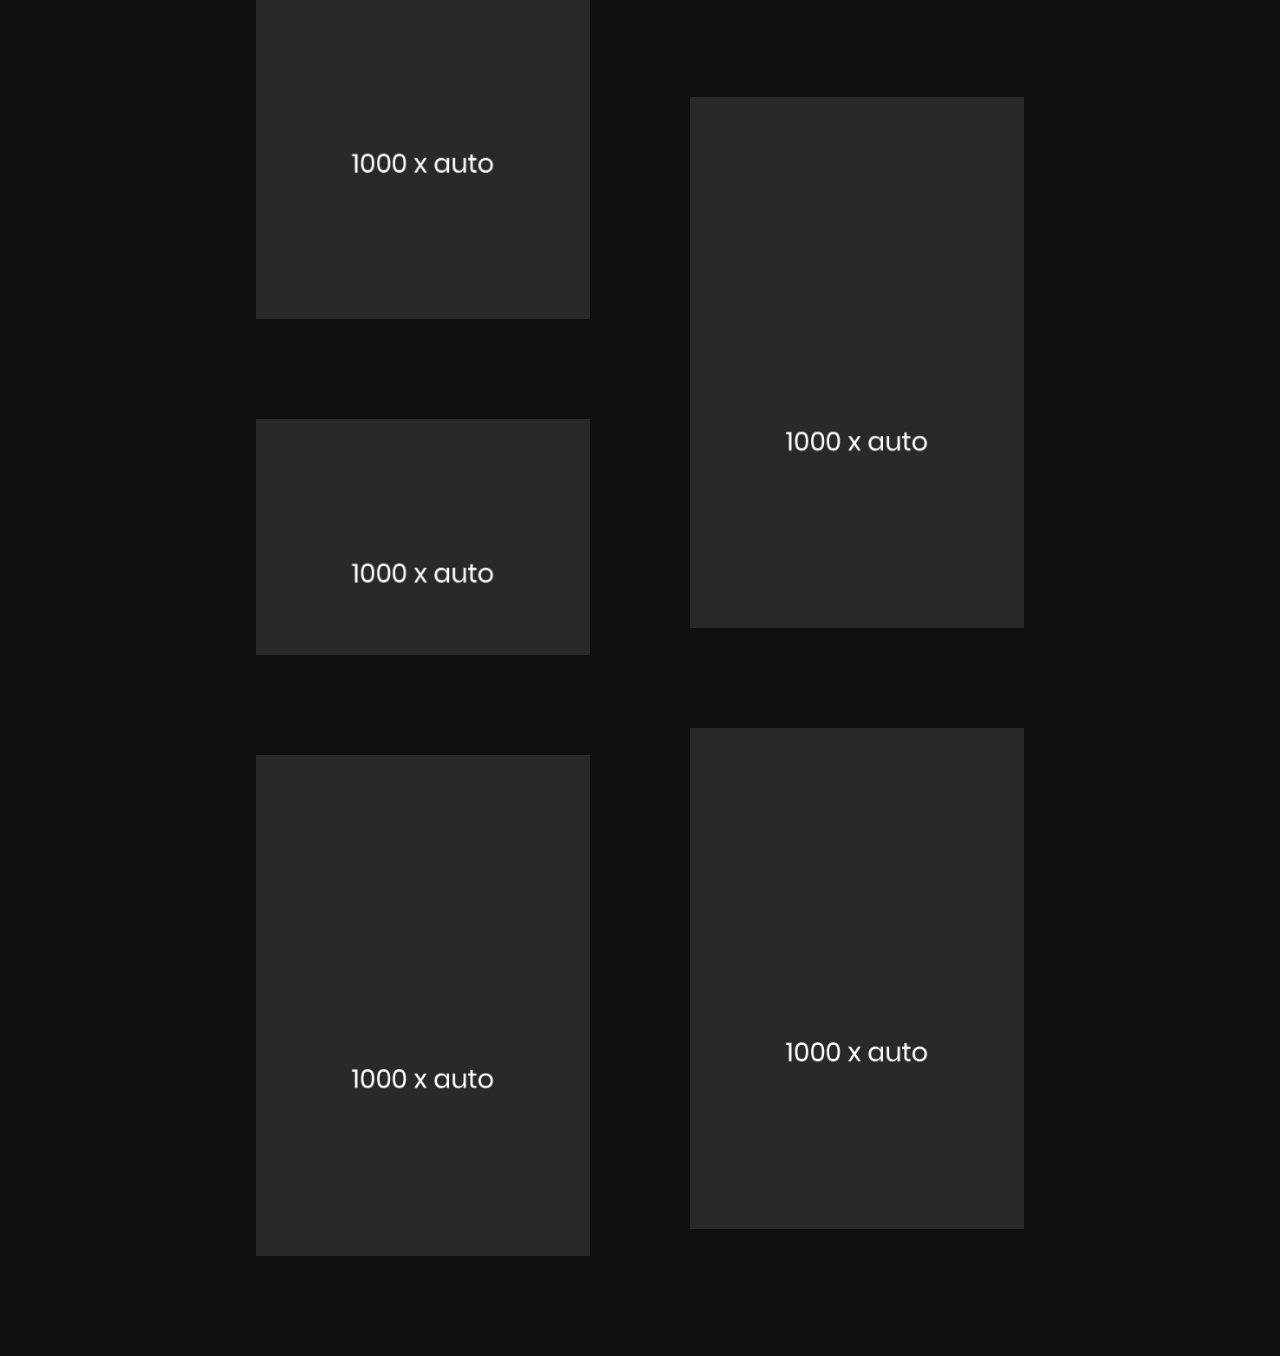
<file: index_creative.html>
<!doctype html>
<html lang="en-US">
<head>

	<!-- Meta -->
	<meta charset="UTF-8">
	<meta name="viewport" content="width=device-width, initial-scale=1, maximum-scale=1" />
	<meta name="description" content="CV & Resume Template" />
	<meta name="keywords" content="vcard, resposnive, resume, personal, card, cv, cvio, portfolio" />
	<meta name="author" content="beshleyua" />

	<!-- Title -->
	<title>Cvio - Resume/CV Template</title>

	<!-- Fonts -->
	<link href="https://fonts.googleapis.com/css?family=Roboto:100,100i,300,300i,400,400i,500,500i,700,700i,900,900i&display=swap&subset=cyrillic" rel="stylesheet">

	<!-- Styles -->
	<link rel="stylesheet" href="css/basic.css" />
	<link rel="stylesheet" href="css/layout.css" />
	<link rel="stylesheet" href="css/magnific-popup.css" />
	<link rel="stylesheet" href="css/animate.css" />
	<link rel="stylesheet" href="css/jarallax.css" />
	<link rel="stylesheet" href="css/swiper.css" />
	<link rel="stylesheet" href="css/fontawesome.css" />
	<link rel="stylesheet" href="css/brands.css" />
	<link rel="stylesheet" href="css/solid.css" />

	<!-- Theme Colors
	<link rel="stylesheet" href="css/theme-colors/blue.css" />
	<link rel="stylesheet" href="css/theme-colors/green.css" />
	<link rel="stylesheet" href="css/theme-colors/orange.css" />
	<link rel="stylesheet" href="css/theme-colors/brown.css" />
	<link rel="stylesheet" href="css/theme-colors/purple.css" />
	<link rel="stylesheet" href="css/theme-colors/red.css" />
	<link rel="stylesheet" href="css/theme-colors/beige.css" />
	<link rel="stylesheet" href="css/theme-colors/green_light.css" />
	<link rel="stylesheet" href="css/theme-colors/yellow.css" />
	<link rel="stylesheet" href="css/theme-colors/yellow_light.css" />
	-->
		
	<!--[if lt IE 9]>
	<script src="http://css3-mediaqueries-js.googlecode.com/svn/trunk/css3-mediaqueries.js"></script>
	<script src="http://html5shim.googlecode.com/svn/trunk/html5.js"></script>
	<![endif]-->

	<link rel="shortcut icon" href="images/favicons/favicon.ico">

</head>

<body class="home-creative">

	<!-- Preloader -->
	<div class="preloader">
		<div class="centrize full-width">
			<div class="vertical-center">
				<div class="spinner">
					<div class="double-bounce1"></div>
					<div class="double-bounce2"></div>
				</div>
			</div>
		</div>
	</div>
	
	<!-- Container -->
	<div class="container">

		<!-- Cursor -->
		<div class="cursor-follower"></div>
	
		<!-- Header -->
		<header class="header">
			<div class="head-top">

				<!-- menu button -->
				<a href="#" class="menu-btn"><span></span></a>

				<!-- logo -->
				<div class="logo hover-masks-logo">
					<a href="#">
						<span class="mask-lnk">Alejandro <strong>Abeyta</strong></span>
						<span class="mask-lnk mask-lnk-hover">Download <strong>CV</strong></span>
					</a>
				</div>
				
				<!-- top menu -->						
				<div class="top-menu hover-masks">
					<div class="top-menu-nav">	
						<div class="menu-topmenu-container">
							<ul class="menu">
								<li class="menu-item menu-item-has-children current-menu-item">
									<a href="index.html">Home</a>
									<ul class="sub-menu">
										<li class="menu-item"><a href="index.html">Home Default</a></li>
										<li class="menu-item current-menu-item"><a href="index_creative.html">Home Creative</a></li>
										<li class="menu-item"><a href="index_slider.html">Home Slider</a></li>
										<li class="menu-item"><a href="index_personal.html">Home Personal</a></li>
										<li class="menu-item"><a href="index_onepage.html" target="blank">Home OnePage</a></li>
										<li class="menu-item"><a href="index_image.html">Home Image</a></li>
										<li class="menu-item"><a href="index_video.html">Home Video</a></li>
									</ul>
								</li>
								<li class="menu-item menu-item-has-children">
									<a href="resume.html">Resume</a>
									<ul class="sub-menu">
										<li class="menu-item"><a href="resume.html">Resume Default</a></li>
										<li class="menu-item"><a href="resume_image.html">Resume Image</a></li>
										<li class="menu-item"><a href="resume_creative.html">Resume Creative</a></li>
									</ul>
								</li>
								<li class="menu-item menu-item-has-children">
									<a href="works.html">Works</a>
									<ul class="sub-menu">
										<li class="menu-item"><a href="works.html">Works Default</a></li>
										<li class="menu-item"><a href="works_creative.html">Works Creative</a></li>
										<li class="menu-item"><a href="work_single.html">Work Single</a></li>
										<li class="menu-item"><a href="work_single_image.html">Work Single Image</a></li>
										<li class="menu-item"><a href="work_single_creative.html">Work Single Creative</a></li>
									</ul>
								</li>
								<li class="menu-item menu-item-has-children">
									<a href="contacts.html">Contact</a>
									<ul class="sub-menu">
										<li class="menu-item"><a href="contacts.html">Contact Default</a></li>
										<li class="menu-item"><a href="contacts_map.html">Contact Map</a></li>
										<li class="menu-item"><a href="contacts_image.html">Contact Image</a></li>
										<li class="menu-item"><a href="contacts_creative.html">Contact Creative</a></li>
									</ul>
								</li>
							</ul>
						</div>
					</div>
				</div>

			</div>
		</header>
		
		<!-- Wrapper -->
		<div class="wrapper">	

			<!-- Section Started -->
			<div class="section started layout-creative" id="section-started">

				<!-- background -->
				<div class="video-bg">
					<div class="video-bg-mask"></div>
					<div class="video-bg-texture" id="grained_container"></div>
				</div>

				<!-- started content -->
				<div class="centrize full-width">
					<div class="vertical-center">
						<div class="started-content">
							<h1 class="h-title">
								Hello, I’m <strong>Alejandro Abeyta</strong>, UX/UI Designer and Front-end Developer Based in San Francisco.
							</h1>
							<div class="h-subtitles">
								<div class="h-subtitle typing-subtitle">
									<p>I code cool <strong>websites</strong></p>
									<p>I develop <strong>mobile apps</strong></p>
									<p>I love <strong>wordpress</strong></p>
								</div>
								<span class="typed-subtitle"></span>
							</div>
						</div>
					</div>
				</div>

			</div>

			<!-- Works -->
			<div class="section works" id="section-portfolio">
				<div class="content">
				
					<!-- portfolio filter -->
					<div class="filter-menu content-box">
						<div class="filters">
							<div class="btn-group">
								<label data-text="All" class="glitch-effect"><input type="radio" name="fl_radio" value=".box-item" />All</label>
							</div>
							<div class="btn-group">
								<label data-text="Video"><input type="radio" name="fl_radio" value=".f-video" />Video</label>
							</div>
							<div class="btn-group">
								<label data-text="Music"><input type="radio" name="fl_radio" value=".f-music" />Music</label>
							</div>
							<div class="btn-group">
								<label data-text="Links"><input type="radio" name="fl_radio" value=".f-links" />Links</label>
							</div>
							<div class="btn-group">
								<label data-text="Image"><input type="radio" name="fl_radio" value=".f-image" />Image</label>
							</div>
							<div class="btn-group">
								<label data-text="Gallery"><input type="radio" name="fl_radio" value=".f-gallery" />Gallery</label>
							</div>
							<div class="btn-group">
								<label data-text="Content"><input type="radio" name="fl_radio" value=".f-content" />Content</label>
							</div>
						</div>
					</div>
					
					<!-- portfolio items -->
					<div class="box-items portfolio-items">

						<div class="box-item f-gallery"> <!-- add class "animate-to-page" if need animated transition to page and delete target="_blank" -->
							<div class="image">
								<a href="#gallery-1" class="has-popup-gallery hover-animated">
									<img src="images/work1.jpg" class="wp-post-image" alt="" />
									<span class="info circle">
										<span class="centrize full-width">
											<span class="vertical-center">
												<span class="icon fas fa-images"></span>
												<span class="desc">
													<span class="category">Gallery</span>
													<span class="name">Shot in Iceland</span>
												</span>
											</span>
										</span>
									</span>
								</a>
								<div id="gallery-1" class="mfp-hide">
									<a href="images/work1.jpg"></a>
									<a href="images/work2.jpg"></a>
									<a href="images/work3.jpg"></a>
									<a href="images/work4.jpg"></a>
								</div>	
							</div>
						</div>

						<div class="box-item f-links">
							<div class="image">
								<a href="https://google.com/" class="has-popup-link hover-animated" target="_blank">
									<img src="images/work3.jpg" class="wp-post-image" alt="" />
									<span class="info circle">
										<span class="centrize full-width">
											<span class="vertical-center">
												<span class="icon fas fa-link"></span>
												<span class="desc">
													<span class="category">Links</span>
													<span class="name">Nike Red</span>
												</span>
											</span>
										</span>
									</span>
								</a>	
							</div>
						</div>

						<div class="box-item f-video">
							<div class="image">
								<a href="https://youtu.be/S4L8T2kFFck" class="has-popup-video hover-animated">
									<img src="images/work2.jpg" class="wp-post-image" alt="" />
									<span class="info circle">
										<span class="centrize full-width">
											<span class="vertical-center">
												<span class="icon fas fa-video"></span>
												<span class="desc">
													<span class="category">Video</span>
													<span class="name">Fertility of Some Plants</span>
												</span>
											</span>
										</span>
									</span>
								</a>
							</div>
						</div>

						<div class="box-item f-image">
							<div class="image">
								<a href="images/work4.jpg" class="has-popup-image hover-animated">
									<img src="images/work4.jpg" class="wp-post-image" alt="" />
									<span class="info circle">
										<span class="centrize full-width">
											<span class="vertical-center">
												<span class="icon fas fa-image"></span>
												<span class="desc">
													<span class="category">Image</span>
													<span class="name">Inspiration in Cap Haitian</span>
												</span>
											</span>
										</span>
									</span>
								</a>
							</div>
						</div>

						<div class="box-item f-image">
							<div class="image">
								<a href="images/work7.jpg" class="has-popup-image hover-animated">
									<img src="images/work7.jpg" class="wp-post-image" alt="" />
									<span class="info circle">
										<span class="centrize full-width">
											<span class="vertical-center">
												<span class="icon fas fa-image"></span>
												<span class="desc">
													<span class="category">Image</span>
													<span class="name">Water and Shore</span>
												</span>
											</span>
										</span>
									</span>
								</a>
							</div>
						</div>

						<div class="box-item f-music">
							<div class="image">
								<a href="https://w.soundcloud.com/player/?visual=true&#038;url=http%3A%2F%2Fapi.soundcloud.com%2Ftracks%2F221650664&#038;show_artwork=true" class="has-popup-music hover-animated">
									<img src="images/work6.jpg" class="wp-post-image" alt="" />
									<span class="info circle">
										<span class="centrize full-width">
											<span class="vertical-center">
												<span class="icon fas fa-music"></span>
												<span class="desc">
													<span class="category">Music</span>
													<span class="name">Dark Bike</span>
												</span>
											</span>
										</span>
									</span>
								</a>
							</div>
						</div>

						<div class="box-item f-gallery">
							<div class="image">
								<a href="#gallery-2" class="has-popup-gallery hover-animated">
									<img src="images/work5.jpg" class="wp-post-image" alt="" />
									<span class="info circle">
										<span class="centrize full-width">
											<span class="vertical-center">
												<span class="icon fas fa-images"></span>
												<span class="desc">
													<span class="category">Gallery</span>
													<span class="name">Undulating Space</span>
												</span>
											</span>
										</span>
									</span>
								</a>
								<div id="gallery-2" class="mfp-hide">
									<a href="images/work5.jpg"></a>
									<a href="images/work1.jpg"></a>
									<a href="images/work2.jpg"></a>
									<a href="images/work3.jpg"></a>
								</div>
							</div>
						</div>

						<div class="box-item f-content">
							<div class="image">
								<a href="#popup-1" class="has-popup-media hover-animated">
									<img src="images/work8.jpg" class="wp-post-image" alt="" />
									<span class="info circle">
										<span class="centrize full-width">
											<span class="vertical-center">
												<span class="icon fas fa-plus"></span>
												<span class="desc">
													<span class="category">Content</span>
													<span class="name">Curved Ceiling Ribs</span>
												</span>
											</span>
										</span>
									</span>
								</a>
							</div>
							<div id="popup-1" class="popup-box mfp-fade mfp-hide">
								<div class="content">
									<div class="image" style="background-image: url(images/work8.jpg);"></div>
									<div class="desc single-post-text">
										<div class="category">Content</div>
										<h4>Hand holding pyramid painting</h4>
										<p>
											Now there is more fashion. There is no so-called trends. Now chase after anything not necessary — nor for fashionable color nor the shape, nor for style. Think about the content that you want to invest in a created object, and only then will form. The thing is your spirit. A spirit unlike forms hard copy.
										</p>
										<ul>
											<li>Now there is more fashion. There is no so-called trends.</li>
											<li>Now chase after anything not necessary — nor for fashionable color nor the shape, nor for style.</li>
											<li>Think about the content that you want to invest in a created object, and only then will form.</li>
											<li>The thing is your spirit. A spirit unlike forms hard copy.</li>
										</ul>
										<p>
											Now there is more fashion. There is no so-called trends. Now chase after anything not necessary — nor for fashionable color nor the shape, nor for style. Think about the content that you want to invest in a created object, and only then will form. The thing is your spirit. A spirit unlike forms hard copy.
										</p>
										<a href="works_single_1.html" class="btn hover-animated">
											<span class="circle"></span>
											<span class="lnk">View Project</span>
										</a>
									</div>
								</div>
							</div>
						</div>

					</div>

					<div class="clear"></div>
				</div>
			</div>	

		</div>
		
		<!-- Footer -->
		<footer class="footer">
			<div class="copy">
				<p>E: alejandroa@gmail.com</p>
				<p>T: +1 (234) 567 80 98</p>
			</div>
			<div class="soc-box">
				<div class="follow-label">Follow Me</div>
				<div class="soc">
					<a target="_blank" href="https://www.pinterest.com/">
						<span class="icon fab fa-pinterest"></span>
					</a>
					<a target="_blank" href="https://www.instagram.com/">
						<span class="icon fab fa-instagram"></span>
					</a>
					<a target="_blank" href="https://dribbble.com/">
						<span class="icon fab fa-dribbble"></span>
					</a>
				</div>
			</div>
			<div class="clear"></div>
		</footer>

		<!-- Lines -->
		<div class="lines">
			<div class="line-col"></div>
			<div class="line-col"></div>
			<div class="line-col"></div>
			<div class="line-col"></div>
			<div class="line-col"></div>
		</div>
		
	</div>

	<!-- Scripts -->
	<script src="js/jquery.min.js"></script>
	<script src="js/jquery.validate.js"></script>
	<script src="js/magnific-popup.js"></script>
	<script src="js/simpleParallax.js"></script>
	<script src="js/typed.js"></script>
	<script src="js/jarallax.js"></script>
	<script src="js/jarallax-video.js"></script>
	<script src="js/jarallax-element.js"></script>
	<script src="js/imagesloaded.pkgd.js"></script>
	<script src="js/isotope.pkgd.js"></script>
	<script src="js/swiper.js"></script>
	<script src="js/grained.js"></script>
	<script src="js/scripts.js"></script>

</body>
</html>
</file>
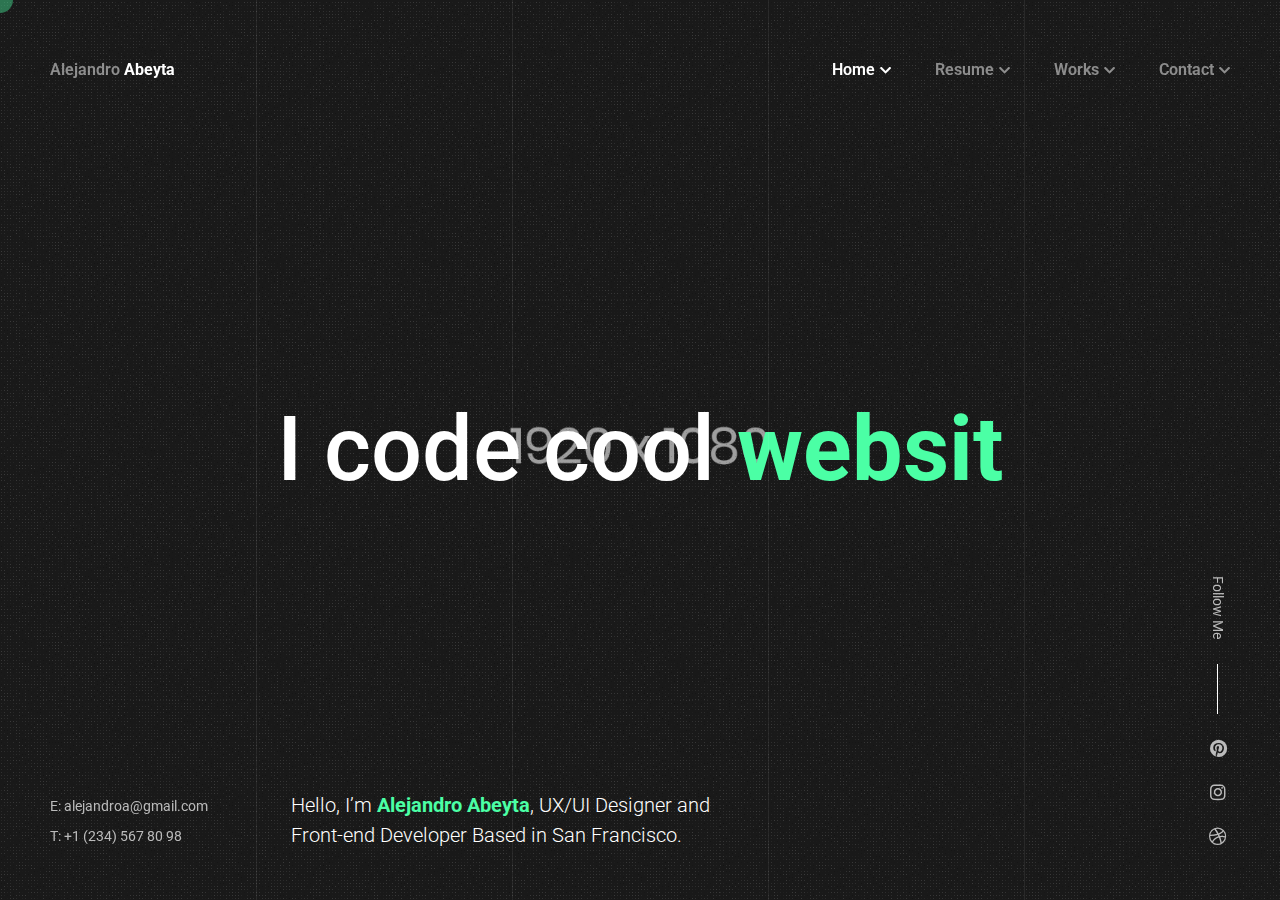
<file: index_image.html>
<!doctype html>
<html lang="en-US">
<head>

	<!-- Meta -->
	<meta charset="UTF-8">
	<meta name="viewport" content="width=device-width, initial-scale=1, maximum-scale=1" />
	<meta name="description" content="CV & Resume Template" />
	<meta name="keywords" content="vcard, resposnive, resume, personal, card, cv, cvio, portfolio" />
	<meta name="author" content="beshleyua" />

	<!-- Title -->
	<title>Cvio - Resume/CV Template</title>

	<!-- Fonts -->
	<link href="https://fonts.googleapis.com/css?family=Roboto:100,100i,300,300i,400,400i,500,500i,700,700i,900,900i&display=swap&subset=cyrillic" rel="stylesheet">

	<!-- Styles -->
	<link rel="stylesheet" href="css/basic.css" />
	<link rel="stylesheet" href="css/layout.css" />
	<link rel="stylesheet" href="css/magnific-popup.css" />
	<link rel="stylesheet" href="css/animate.css" />
	<link rel="stylesheet" href="css/jarallax.css" />
	<link rel="stylesheet" href="css/swiper.css" />
	<link rel="stylesheet" href="css/fontawesome.css" />
	<link rel="stylesheet" href="css/brands.css" />
	<link rel="stylesheet" href="css/solid.css" />

	<!-- Theme Colors
	<link rel="stylesheet" href="css/theme-colors/blue.css" />
	<link rel="stylesheet" href="css/theme-colors/green.css" />
	<link rel="stylesheet" href="css/theme-colors/orange.css" />
	<link rel="stylesheet" href="css/theme-colors/brown.css" />
	<link rel="stylesheet" href="css/theme-colors/purple.css" />
	<link rel="stylesheet" href="css/theme-colors/red.css" />
	<link rel="stylesheet" href="css/theme-colors/beige.css" />
	<link rel="stylesheet" href="css/theme-colors/green_light.css" />
	<link rel="stylesheet" href="css/theme-colors/yellow.css" />
	<link rel="stylesheet" href="css/theme-colors/yellow_light.css" />
	-->
		
	<!--[if lt IE 9]>
	<script src="http://css3-mediaqueries-js.googlecode.com/svn/trunk/css3-mediaqueries.js"></script>
	<script src="http://html5shim.googlecode.com/svn/trunk/html5.js"></script>
	<![endif]-->

	<link rel="shortcut icon" href="images/favicons/favicon.ico">

</head>

<body class="home">

	<!-- Preloader -->
	<div class="preloader">
		<div class="centrize full-width">
			<div class="vertical-center">
				<div class="spinner">
					<div class="double-bounce1"></div>
					<div class="double-bounce2"></div>
				</div>
			</div>
		</div>
	</div>
	
	<!-- Container -->
	<div class="container">

		<!-- Cursor -->
		<div class="cursor-follower"></div>
	
		<!-- Header -->
		<header class="header">
			<div class="head-top">

				<!-- menu button -->
				<a href="#" class="menu-btn"><span></span></a>

				<!-- logo -->
				<div class="logo hover-masks-logo">
					<a href="#">
						<span class="mask-lnk">Alejandro <strong>Abeyta</strong></span>
						<span class="mask-lnk mask-lnk-hover">Download <strong>CV</strong></span>
					</a>
				</div>
				
				<!-- top menu -->						
				<div class="top-menu hover-masks">
					<div class="top-menu-nav">	
						<div class="menu-topmenu-container">
							<ul class="menu">
								<li class="menu-item menu-item-has-children current-menu-item">
									<a href="index.html">Home</a>
									<ul class="sub-menu">
										<li class="menu-item"><a href="index.html">Home Default</a></li>
										<li class="menu-item"><a href="index_creative.html">Home Creative</a></li>
										<li class="menu-item"><a href="index_slider.html">Home Slider</a></li>
										<li class="menu-item"><a href="index_personal.html">Home Personal</a></li>
										<li class="menu-item"><a href="index_onepage.html" target="blank">Home OnePage</a></li>
										<li class="menu-item current-menu-item"><a href="index_image.html">Home Image</a></li>
										<li class="menu-item"><a href="index_video.html">Home Video</a></li>
									</ul>
								</li>
								<li class="menu-item menu-item-has-children">
									<a href="resume.html">Resume</a>
									<ul class="sub-menu">
										<li class="menu-item"><a href="resume.html">Resume Default</a></li>
										<li class="menu-item"><a href="resume_image.html">Resume Image</a></li>
										<li class="menu-item"><a href="resume_creative.html">Resume Creative</a></li>
									</ul>
								</li>
								<li class="menu-item menu-item-has-children">
									<a href="works.html">Works</a>
									<ul class="sub-menu">
										<li class="menu-item"><a href="works.html">Works Default</a></li>
										<li class="menu-item"><a href="works_creative.html">Works Creative</a></li>
										<li class="menu-item"><a href="work_single.html">Work Single</a></li>
										<li class="menu-item"><a href="work_single_image.html">Work Single Image</a></li>
										<li class="menu-item"><a href="work_single_creative.html">Work Single Creative</a></li>
									</ul>
								</li>
								<li class="menu-item menu-item-has-children">
									<a href="contacts.html">Contact</a>
									<ul class="sub-menu">
										<li class="menu-item"><a href="contacts.html">Contact Default</a></li>
										<li class="menu-item"><a href="contacts_map.html">Contact Map</a></li>
										<li class="menu-item"><a href="contacts_image.html">Contact Image</a></li>
										<li class="menu-item"><a href="contacts_creative.html">Contact Creative</a></li>
									</ul>
								</li>
							</ul>
						</div>
					</div>
				</div>

			</div>
		</header>
		
		<!-- Wrapper -->
		<div class="wrapper">	

			<!-- Section Started -->
			<div class="section started" id="section-started">

				<!-- background -->
				<div class="video-bg" style="background-image: url(images/started_image_p.jpg);">
					<div class="video-bg-mask"></div>
					<div class="video-bg-texture" id="grained_container"></div>
				</div>

				<!-- started content -->
				<div class="centrize full-width">
					<div class="vertical-center">
						<div class="started-content">
							<h1 class="h-title">
								Hello, I’m <strong>Alejandro Abeyta</strong>, UX/UI Designer and <br />
								Front-end Developer Based in San Francisco.
							</h1>
							<div class="h-subtitle typing-subtitle">
								<p>I code cool <strong>websites</strong></p>
								<p>I develop <strong>mobile apps</strong></p>
								<p>I love <strong>wordpress</strong></p>
							</div>
							<span class="typed-subtitle"></span>
						</div>
					</div>
				</div>

			</div>

		</div>
		
		<!-- Footer -->
		<footer class="footer">
			<div class="copy">
				<p>E: alejandroa@gmail.com</p>
				<p>T: +1 (234) 567 80 98</p>
			</div>
			<div class="soc-box">
				<div class="follow-label">Follow Me</div>
				<div class="soc">
					<a target="_blank" href="https://www.pinterest.com/">
						<span class="icon fab fa-pinterest"></span>
					</a>
					<a target="_blank" href="https://www.instagram.com/">
						<span class="icon fab fa-instagram"></span>
					</a>
					<a target="_blank" href="https://dribbble.com/">
						<span class="icon fab fa-dribbble"></span>
					</a>
				</div>
			</div>
			<div class="clear"></div>
		</footer>

		<!-- Lines -->
		<div class="lines">
			<div class="line-col"></div>
			<div class="line-col"></div>
			<div class="line-col"></div>
			<div class="line-col"></div>
			<div class="line-col"></div>
		</div>
		
	</div>

	<!-- Scripts -->
	<script src="js/jquery.min.js"></script>
	<script src="js/jquery.validate.js"></script>
	<script src="js/magnific-popup.js"></script>
	<script src="js/simpleParallax.js"></script>
	<script src="js/typed.js"></script>
	<script src="js/jarallax.js"></script>
	<script src="js/jarallax-video.js"></script>
	<script src="js/jarallax-element.js"></script>
	<script src="js/imagesloaded.pkgd.js"></script>
	<script src="js/isotope.pkgd.js"></script>
	<script src="js/swiper.js"></script>
	<script src="js/grained.js"></script>
	<script src="js/scripts.js"></script>

</body>
</html>
</file>
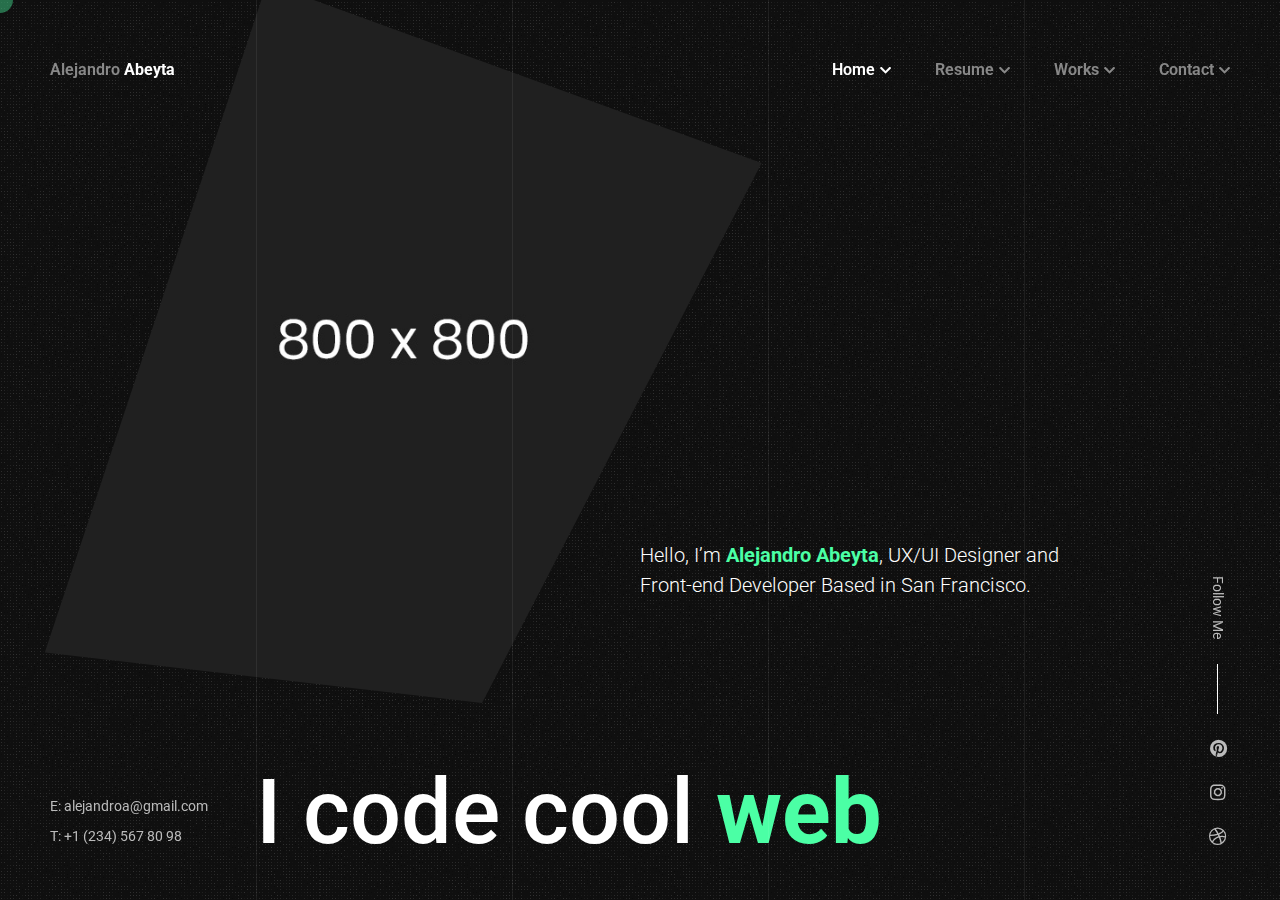
<file: index_personal.html>
<!doctype html>
<html lang="en-US">
<head>

	<!-- Meta -->
	<meta charset="UTF-8">
	<meta name="viewport" content="width=device-width, initial-scale=1, maximum-scale=1" />
	<meta name="description" content="CV & Resume Template" />
	<meta name="keywords" content="vcard, resposnive, resume, personal, card, cv, cvio, portfolio" />
	<meta name="author" content="beshleyua" />

	<!-- Title -->
	<title>Cvio - Resume/CV Template</title>

	<!-- Fonts -->
	<link href="https://fonts.googleapis.com/css?family=Roboto:100,100i,300,300i,400,400i,500,500i,700,700i,900,900i&display=swap&subset=cyrillic" rel="stylesheet">

	<!-- Styles -->
	<link rel="stylesheet" href="css/basic.css" />
	<link rel="stylesheet" href="css/layout.css" />
	<link rel="stylesheet" href="css/magnific-popup.css" />
	<link rel="stylesheet" href="css/animate.css" />
	<link rel="stylesheet" href="css/jarallax.css" />
	<link rel="stylesheet" href="css/swiper.css" />
	<link rel="stylesheet" href="css/fontawesome.css" />
	<link rel="stylesheet" href="css/brands.css" />
	<link rel="stylesheet" href="css/solid.css" />

	<!-- Theme Colors
	<link rel="stylesheet" href="css/theme-colors/blue.css" />
	<link rel="stylesheet" href="css/theme-colors/green.css" />
	<link rel="stylesheet" href="css/theme-colors/orange.css" />
	<link rel="stylesheet" href="css/theme-colors/brown.css" />
	<link rel="stylesheet" href="css/theme-colors/purple.css" />
	<link rel="stylesheet" href="css/theme-colors/red.css" />
	<link rel="stylesheet" href="css/theme-colors/beige.css" />
	<link rel="stylesheet" href="css/theme-colors/green_light.css" />
	<link rel="stylesheet" href="css/theme-colors/yellow.css" />
	<link rel="stylesheet" href="css/theme-colors/yellow_light.css" />
	-->
		
	<!--[if lt IE 9]>
	<script src="http://css3-mediaqueries-js.googlecode.com/svn/trunk/css3-mediaqueries.js"></script>
	<script src="http://html5shim.googlecode.com/svn/trunk/html5.js"></script>
	<![endif]-->

	<link rel="shortcut icon" href="images/favicons/favicon.ico">

</head>

<body class="home">

	<!-- Preloader -->
	<div class="preloader">
		<div class="centrize full-width">
			<div class="vertical-center">
				<div class="spinner">
					<div class="double-bounce1"></div>
					<div class="double-bounce2"></div>
				</div>
			</div>
		</div>
	</div>
	
	<!-- Container -->
	<div class="container">

		<!-- Cursor -->
		<div class="cursor-follower"></div>
	
		<!-- Header -->
		<header class="header">
			<div class="head-top">

				<!-- menu button -->
				<a href="#" class="menu-btn"><span></span></a>

				<!-- logo -->
				<div class="logo hover-masks-logo">
					<a href="#">
						<span class="mask-lnk">Alejandro <strong>Abeyta</strong></span>
						<span class="mask-lnk mask-lnk-hover">Download <strong>CV</strong></span>
					</a>
				</div>
				
				<!-- top menu -->						
				<div class="top-menu hover-masks">
					<div class="top-menu-nav">	
						<div class="menu-topmenu-container">
							<ul class="menu">
								<li class="menu-item menu-item-has-children current-menu-item">
									<a href="index.html">Home</a>
									<ul class="sub-menu">
										<li class="menu-item"><a href="index.html">Home Default</a></li>
										<li class="menu-item"><a href="index_creative.html">Home Creative</a></li>
										<li class="menu-item"><a href="index_slider.html">Home Slider</a></li>
										<li class="menu-item current-menu-item"><a href="index_personal.html">Home Personal</a></li>
										<li class="menu-item"><a href="index_onepage.html" target="blank">Home OnePage</a></li>
										<li class="menu-item"><a href="index_image.html">Home Image</a></li>
										<li class="menu-item"><a href="index_video.html">Home Video</a></li>
									</ul>
								</li>
								<li class="menu-item menu-item-has-children">
									<a href="resume.html">Resume</a>
									<ul class="sub-menu">
										<li class="menu-item"><a href="resume.html">Resume Default</a></li>
										<li class="menu-item"><a href="resume_image.html">Resume Image</a></li>
										<li class="menu-item"><a href="resume_creative.html">Resume Creative</a></li>
									</ul>
								</li>
								<li class="menu-item menu-item-has-children">
									<a href="works.html">Works</a>
									<ul class="sub-menu">
										<li class="menu-item"><a href="works.html">Works Default</a></li>
										<li class="menu-item"><a href="works_creative.html">Works Creative</a></li>
										<li class="menu-item"><a href="work_single.html">Work Single</a></li>
										<li class="menu-item"><a href="work_single_image.html">Work Single Image</a></li>
										<li class="menu-item"><a href="work_single_creative.html">Work Single Creative</a></li>
									</ul>
								</li>
								<li class="menu-item menu-item-has-children">
									<a href="contacts.html">Contact</a>
									<ul class="sub-menu">
										<li class="menu-item"><a href="contacts.html">Contact Default</a></li>
										<li class="menu-item"><a href="contacts_map.html">Contact Map</a></li>
										<li class="menu-item"><a href="contacts_image.html">Contact Image</a></li>
										<li class="menu-item"><a href="contacts_creative.html">Contact Creative</a></li>
									</ul>
								</li>
							</ul>
						</div>
					</div>
				</div>

			</div>
		</header>
		
		<!-- Wrapper -->
		<div class="wrapper">	

			<!-- Section Started -->
			<div class="section started personal" id="section-started">

				<!-- background -->
				<div class="video-bg">
					<div class="video-bg-mask"></div>
					<div class="video-bg-texture" id="grained_container"></div>
				</div>

				<!-- started content -->
				<div class="centrize full-width">
					<div class="vertical-center">
						<div class="started-content">
							<div class="logo" style="background-image: url(images/man.jpg);"></div>
							<h1 class="h-title">
								Hello, I’m <strong>Alejandro Abeyta</strong>, UX/UI Designer and <br />
								Front-end Developer Based in San Francisco.
							</h1>
							<div class="h-subtitle typing-subtitle">
								<p>I code cool <strong>websites</strong></p>
								<p>I develop <strong>mobile apps</strong></p>
								<p>I love <strong>wordpress</strong></p>
							</div>
							<span class="typed-subtitle"></span>
						</div>
					</div>
				</div>

			</div>

		</div>
		
		<!-- Footer -->
		<footer class="footer">
			<div class="copy">
				<p>E: alejandroa@gmail.com</p>
				<p>T: +1 (234) 567 80 98</p>
			</div>
			<div class="soc-box">
				<div class="follow-label">Follow Me</div>
				<div class="soc">
					<a target="_blank" href="https://www.pinterest.com/">
						<span class="icon fab fa-pinterest"></span>
					</a>
					<a target="_blank" href="https://www.instagram.com/">
						<span class="icon fab fa-instagram"></span>
					</a>
					<a target="_blank" href="https://dribbble.com/">
						<span class="icon fab fa-dribbble"></span>
					</a>
				</div>
			</div>
			<div class="clear"></div>
		</footer>

		<!-- Lines -->
		<div class="lines">
			<div class="line-col"></div>
			<div class="line-col"></div>
			<div class="line-col"></div>
			<div class="line-col"></div>
			<div class="line-col"></div>
		</div>
		
	</div>

	<!-- Scripts -->
	<script src="js/jquery.min.js"></script>
	<script src="js/jquery.validate.js"></script>
	<script src="js/magnific-popup.js"></script>
	<script src="js/simpleParallax.js"></script>
	<script src="js/typed.js"></script>
	<script src="js/jarallax.js"></script>
	<script src="js/jarallax-video.js"></script>
	<script src="js/jarallax-element.js"></script>
	<script src="js/imagesloaded.pkgd.js"></script>
	<script src="js/isotope.pkgd.js"></script>
	<script src="js/swiper.js"></script>
	<script src="js/grained.js"></script>
	<script src="js/scripts.js"></script>

</body>
</html>
</file>
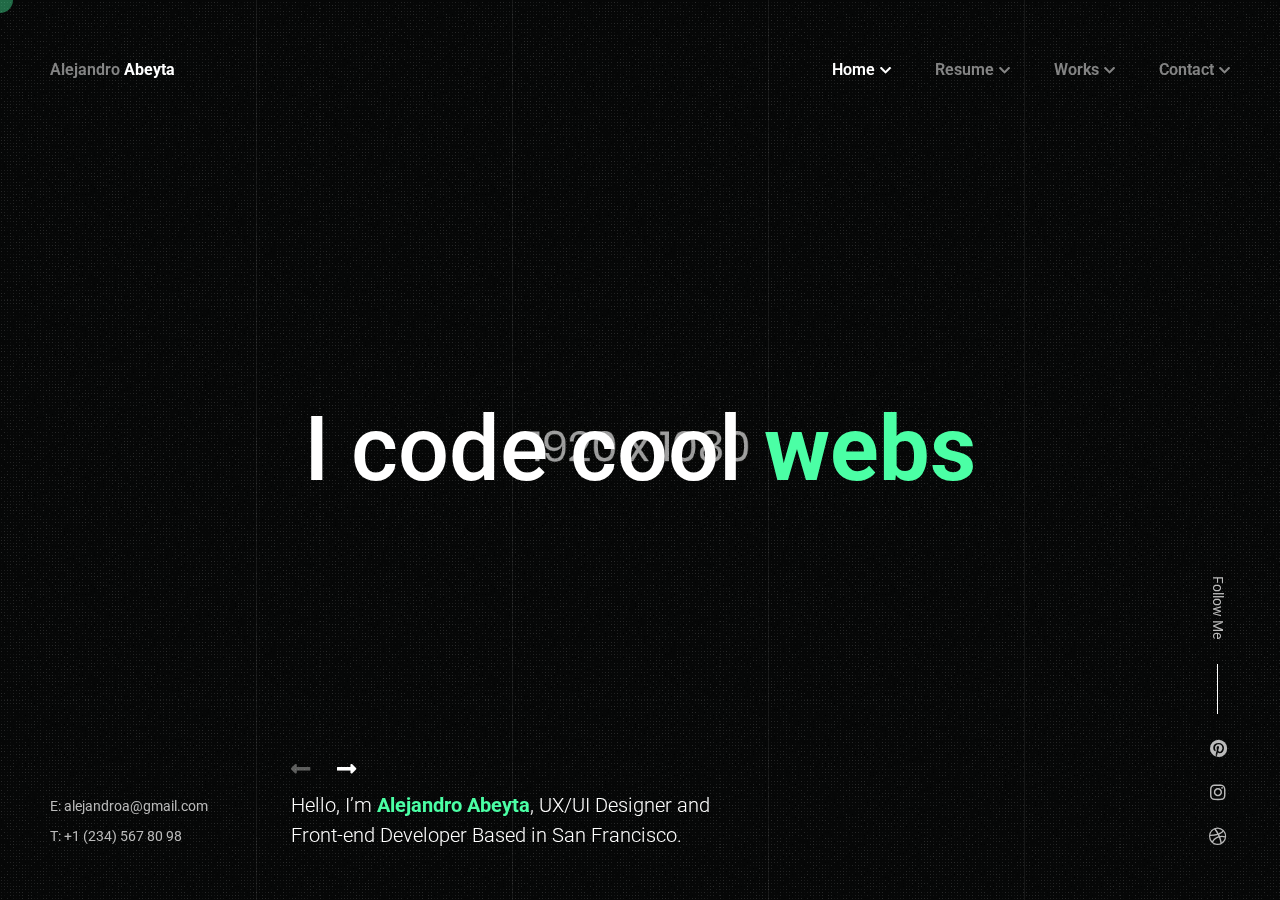
<file: index_slider.html>
<!doctype html>
<html lang="en-US">
<head>

	<!-- Meta -->
	<meta charset="UTF-8">
	<meta name="viewport" content="width=device-width, initial-scale=1, maximum-scale=1" />
	<meta name="description" content="CV & Resume Template" />
	<meta name="keywords" content="vcard, resposnive, resume, personal, card, cv, cvio, portfolio" />
	<meta name="author" content="beshleyua" />

	<!-- Title -->
	<title>Cvio - Resume/CV Template</title>

	<!-- Fonts -->
	<link href="https://fonts.googleapis.com/css?family=Roboto:100,100i,300,300i,400,400i,500,500i,700,700i,900,900i&display=swap&subset=cyrillic" rel="stylesheet">

	<!-- Styles -->
	<link rel="stylesheet" href="css/basic.css" />
	<link rel="stylesheet" href="css/layout.css" />
	<link rel="stylesheet" href="css/magnific-popup.css" />
	<link rel="stylesheet" href="css/animate.css" />
	<link rel="stylesheet" href="css/jarallax.css" />
	<link rel="stylesheet" href="css/swiper.css" />
	<link rel="stylesheet" href="css/fontawesome.css" />
	<link rel="stylesheet" href="css/brands.css" />
	<link rel="stylesheet" href="css/solid.css" />

	<!-- Theme Colors
	<link rel="stylesheet" href="css/theme-colors/blue.css" />
	<link rel="stylesheet" href="css/theme-colors/green.css" />
	<link rel="stylesheet" href="css/theme-colors/orange.css" />
	<link rel="stylesheet" href="css/theme-colors/brown.css" />
	<link rel="stylesheet" href="css/theme-colors/purple.css" />
	<link rel="stylesheet" href="css/theme-colors/red.css" />
	<link rel="stylesheet" href="css/theme-colors/beige.css" />
	<link rel="stylesheet" href="css/theme-colors/green_light.css" />
	<link rel="stylesheet" href="css/theme-colors/yellow.css" />
	<link rel="stylesheet" href="css/theme-colors/yellow_light.css" />
	-->
		
	<!--[if lt IE 9]>
	<script src="http://css3-mediaqueries-js.googlecode.com/svn/trunk/css3-mediaqueries.js"></script>
	<script src="http://html5shim.googlecode.com/svn/trunk/html5.js"></script>
	<![endif]-->

	<link rel="shortcut icon" href="images/favicons/favicon.ico">

</head>

<body class="home">

	<!-- Preloader -->
	<div class="preloader">
		<div class="centrize full-width">
			<div class="vertical-center">
				<div class="spinner">
					<div class="double-bounce1"></div>
					<div class="double-bounce2"></div>
				</div>
			</div>
		</div>
	</div>
	
	<!-- Container -->
	<div class="container">

		<!-- Cursor -->
		<div class="cursor-follower"></div>
	
		<!-- Header -->
		<header class="header">
			<div class="head-top">

				<!-- menu button -->
				<a href="#" class="menu-btn"><span></span></a>

				<!-- logo -->
				<div class="logo hover-masks-logo">
					<a href="#">
						<span class="mask-lnk">Alejandro <strong>Abeyta</strong></span>
						<span class="mask-lnk mask-lnk-hover">Download <strong>CV</strong></span>
					</a>
				</div>
				
				<!-- top menu -->						
				<div class="top-menu hover-masks">
					<div class="top-menu-nav">	
						<div class="menu-topmenu-container">
							<ul class="menu">
								<li class="menu-item menu-item-has-children current-menu-item">
									<a href="index.html">Home</a>
									<ul class="sub-menu">
										<li class="menu-item"><a href="index.html">Home Default</a></li>
										<li class="menu-item"><a href="index_creative.html">Home Creative</a></li>
										<li class="menu-item current-menu-item"><a href="index_slider.html">Home Slider</a></li>
										<li class="menu-item"><a href="index_personal.html">Home Personal</a></li>
										<li class="menu-item"><a href="index_onepage.html" target="blank">Home OnePage</a></li>
										<li class="menu-item"><a href="index_image.html">Home Image</a></li>
										<li class="menu-item"><a href="index_video.html">Home Video</a></li>
									</ul>
								</li>
								<li class="menu-item menu-item-has-children">
									<a href="resume.html">Resume</a>
									<ul class="sub-menu">
										<li class="menu-item"><a href="resume.html">Resume Default</a></li>
										<li class="menu-item"><a href="resume_image.html">Resume Image</a></li>
										<li class="menu-item"><a href="resume_creative.html">Resume Creative</a></li>
									</ul>
								</li>
								<li class="menu-item menu-item-has-children">
									<a href="works.html">Works</a>
									<ul class="sub-menu">
										<li class="menu-item"><a href="works.html">Works Default</a></li>
										<li class="menu-item"><a href="works_creative.html">Works Creative</a></li>
										<li class="menu-item"><a href="work_single.html">Work Single</a></li>
										<li class="menu-item"><a href="work_single_image.html">Work Single Image</a></li>
										<li class="menu-item"><a href="work_single_creative.html">Work Single Creative</a></li>
									</ul>
								</li>
								<li class="menu-item menu-item-has-children">
									<a href="contacts.html">Contact</a>
									<ul class="sub-menu">
										<li class="menu-item"><a href="contacts.html">Contact Default</a></li>
										<li class="menu-item"><a href="contacts_map.html">Contact Map</a></li>
										<li class="menu-item"><a href="contacts_image.html">Contact Image</a></li>
										<li class="menu-item"><a href="contacts_creative.html">Contact Creative</a></li>
									</ul>
								</li>
							</ul>
						</div>
					</div>
				</div>

			</div>
		</header>
		
		<!-- Wrapper -->
		<div class="wrapper">	

			<!-- Section Started -->
			<div class="section started" id="section-started">

				<!-- background -->
				<div class="video-bg">
					<div class="video-bg-mask"></div>
					<div class="video-bg-texture" id="grained_container"></div>

					<!-- slider -->
					<div class="started-carousel">
						<div class="swiper-container">
							<div class="swiper-wrapper">
								<div class="swiper-slide first">
									<div class="main-img" style="background-image: url(images/started_image.jpg);"></div>
								</div>
								<div class="swiper-slide">
									<div class="main-img" style="background-image: url(images/started_image2.jpg);"></div>
								</div>
								<div class="swiper-slide">
									<div class="main-img" style="background-image: url(images/started_image3.jpg);"></div>
								</div>
								<div class="swiper-slide">
									<div class="main-img" style="background-image: url(images/started_image4.jpg);"></div>
								</div>
							</div>
						</div>
					</div>

				</div>

				<!-- slider navigation -->
				<div class="swiper-nav">
					<a class="prev swiper-button-prev fas fa-long-arrow-alt-left"></a>
					<a class="next swiper-button-next fas fa-long-arrow-alt-right"></a>
				</div>

				<!-- started content -->
				<div class="centrize full-width">
					<div class="vertical-center">
						<div class="started-content">
							<h1 class="h-title">
								Hello, I’m <strong>Alejandro Abeyta</strong>, UX/UI Designer and <br />
								Front-end Developer Based in San Francisco.
							</h1>
							<div class="h-subtitle typing-subtitle">
								<p>I code cool <strong>websites</strong></p>
								<p>I develop <strong>mobile apps</strong></p>
								<p>I love <strong>wordpress</strong></p>
							</div>
							<span class="typed-subtitle"></span>
						</div>
					</div>
				</div>

			</div>

		</div>
		
		<!-- Footer -->
		<footer class="footer">
			<div class="copy">
				<p>E: alejandroa@gmail.com</p>
				<p>T: +1 (234) 567 80 98</p>
			</div>
			<div class="soc-box">
				<div class="follow-label">Follow Me</div>
				<div class="soc">
					<a target="_blank" href="https://www.pinterest.com/">
						<span class="icon fab fa-pinterest"></span>
					</a>
					<a target="_blank" href="https://www.instagram.com/">
						<span class="icon fab fa-instagram"></span>
					</a>
					<a target="_blank" href="https://dribbble.com/">
						<span class="icon fab fa-dribbble"></span>
					</a>
				</div>
			</div>
			<div class="clear"></div>
		</footer>

		<!-- Lines -->
		<div class="lines">
			<div class="line-col"></div>
			<div class="line-col"></div>
			<div class="line-col"></div>
			<div class="line-col"></div>
			<div class="line-col"></div>
		</div>
		
	</div>

	<!-- Scripts -->
	<script src="js/jquery.min.js"></script>
	<script src="js/jquery.validate.js"></script>
	<script src="js/magnific-popup.js"></script>
	<script src="js/simpleParallax.js"></script>
	<script src="js/typed.js"></script>
	<script src="js/jarallax.js"></script>
	<script src="js/jarallax-video.js"></script>
	<script src="js/jarallax-element.js"></script>
	<script src="js/imagesloaded.pkgd.js"></script>
	<script src="js/isotope.pkgd.js"></script>
	<script src="js/swiper.js"></script>
	<script src="js/grained.js"></script>
	<script src="js/scripts.js"></script>

</body>
</html>
</file>
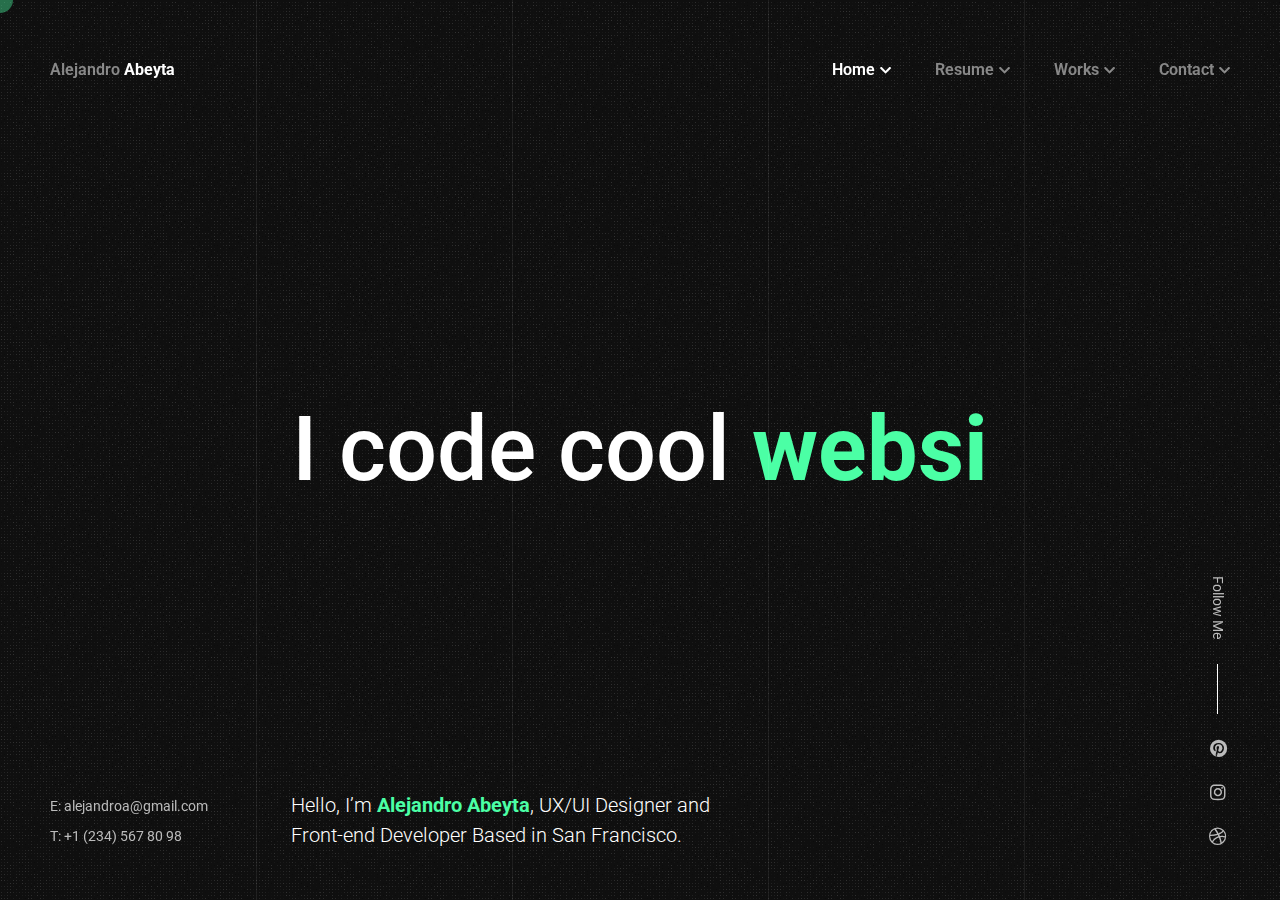
<file: index_video.html>
<!doctype html>
<html lang="en-US">
<head>

	<!-- Meta -->
	<meta charset="UTF-8">
	<meta name="viewport" content="width=device-width, initial-scale=1, maximum-scale=1" />
	<meta name="description" content="CV & Resume Template" />
	<meta name="keywords" content="vcard, resposnive, resume, personal, card, cv, cvio, portfolio" />
	<meta name="author" content="beshleyua" />

	<!-- Title -->
	<title>Cvio - Resume/CV Template</title>

	<!-- Fonts -->
	<link href="https://fonts.googleapis.com/css?family=Roboto:100,100i,300,300i,400,400i,500,500i,700,700i,900,900i&display=swap&subset=cyrillic" rel="stylesheet">

	<!-- Styles -->
	<link rel="stylesheet" href="css/basic.css" />
	<link rel="stylesheet" href="css/layout.css" />
	<link rel="stylesheet" href="css/magnific-popup.css" />
	<link rel="stylesheet" href="css/animate.css" />
	<link rel="stylesheet" href="css/jarallax.css" />
	<link rel="stylesheet" href="css/swiper.css" />
	<link rel="stylesheet" href="css/fontawesome.css" />
	<link rel="stylesheet" href="css/brands.css" />
	<link rel="stylesheet" href="css/solid.css" />

	<!-- Theme Colors
	<link rel="stylesheet" href="css/theme-colors/blue.css" />
	<link rel="stylesheet" href="css/theme-colors/green.css" />
	<link rel="stylesheet" href="css/theme-colors/orange.css" />
	<link rel="stylesheet" href="css/theme-colors/brown.css" />
	<link rel="stylesheet" href="css/theme-colors/purple.css" />
	<link rel="stylesheet" href="css/theme-colors/red.css" />
	<link rel="stylesheet" href="css/theme-colors/beige.css" />
	<link rel="stylesheet" href="css/theme-colors/green_light.css" />
	<link rel="stylesheet" href="css/theme-colors/yellow.css" />
	<link rel="stylesheet" href="css/theme-colors/yellow_light.css" />
	-->
		
	<!--[if lt IE 9]>
	<script src="http://css3-mediaqueries-js.googlecode.com/svn/trunk/css3-mediaqueries.js"></script>
	<script src="http://html5shim.googlecode.com/svn/trunk/html5.js"></script>
	<![endif]-->

	<link rel="shortcut icon" href="images/favicons/favicon.ico">

</head>

<body class="home">

	<!-- Preloader -->
	<div class="preloader">
		<div class="centrize full-width">
			<div class="vertical-center">
				<div class="spinner">
					<div class="double-bounce1"></div>
					<div class="double-bounce2"></div>
				</div>
			</div>
		</div>
	</div>
	
	<!-- Container -->
	<div class="container">

		<!-- Cursor -->
		<div class="cursor-follower"></div>
	
		<!-- Header -->
		<header class="header">
			<div class="head-top">

				<!-- menu button -->
				<a href="#" class="menu-btn"><span></span></a>

				<!-- logo -->
				<div class="logo hover-masks-logo">
					<a href="#">
						<span class="mask-lnk">Alejandro <strong>Abeyta</strong></span>
						<span class="mask-lnk mask-lnk-hover">Download <strong>CV</strong></span>
					</a>
				</div>
				
				<!-- top menu -->						
				<div class="top-menu hover-masks">
					<div class="top-menu-nav">	
						<div class="menu-topmenu-container">
							<ul class="menu">
								<li class="menu-item menu-item-has-children current-menu-item">
									<a href="index.html">Home</a>
									<ul class="sub-menu">
										<li class="menu-item"><a href="index.html">Home Default</a></li>
										<li class="menu-item"><a href="index_creative.html">Home Creative</a></li>
										<li class="menu-item"><a href="index_slider.html">Home Slider</a></li>
										<li class="menu-item"><a href="index_personal.html">Home Personal</a></li>
										<li class="menu-item"><a href="index_onepage.html" target="blank">Home OnePage</a></li>
										<li class="menu-item"><a href="index_image.html">Home Image</a></li>
										<li class="menu-item current-menu-item"><a href="index_video.html">Home Video</a></li>
									</ul>
								</li>
								<li class="menu-item menu-item-has-children">
									<a href="resume.html">Resume</a>
									<ul class="sub-menu">
										<li class="menu-item"><a href="resume.html">Resume Default</a></li>
										<li class="menu-item"><a href="resume_image.html">Resume Image</a></li>
										<li class="menu-item"><a href="resume_creative.html">Resume Creative</a></li>
									</ul>
								</li>
								<li class="menu-item menu-item-has-children">
									<a href="works.html">Works</a>
									<ul class="sub-menu">
										<li class="menu-item"><a href="works.html">Works Default</a></li>
										<li class="menu-item"><a href="works_creative.html">Works Creative</a></li>
										<li class="menu-item"><a href="work_single.html">Work Single</a></li>
										<li class="menu-item"><a href="work_single_image.html">Work Single Image</a></li>
										<li class="menu-item"><a href="work_single_creative.html">Work Single Creative</a></li>
									</ul>
								</li>
								<li class="menu-item menu-item-has-children">
									<a href="contacts.html">Contact</a>
									<ul class="sub-menu">
										<li class="menu-item"><a href="contacts.html">Contact Default</a></li>
										<li class="menu-item"><a href="contacts_map.html">Contact Map</a></li>
										<li class="menu-item"><a href="contacts_image.html">Contact Image</a></li>
										<li class="menu-item"><a href="contacts_creative.html">Contact Creative</a></li>
									</ul>
								</li>
							</ul>
						</div>
					</div>
				</div>

			</div>
		</header>
		
		<!-- Wrapper -->
		<div class="wrapper">	

			<!-- Section Started -->
			<div class="section started" id="section-started">

				<!-- background -->
				<div id="started-video-bg" class="video-bg media-bg jarallax-video video-mobile-bg" data-jarallax-video="https://youtu.be/S4L8T2kFFck" data-mobile-preview="images/started_image_p.jpg" data-volume="100">
					<div class="video-bg-mask"></div>
					<div class="video-bg-texture" id="grained_container"></div>
				</div>

				<!-- started content -->
				<div class="centrize full-width">
					<div class="vertical-center">
						<div class="started-content">
							<h1 class="h-title">
								Hello, I’m <strong>Alejandro Abeyta</strong>, UX/UI Designer and <br />
								Front-end Developer Based in San Francisco.
							</h1>
							<div class="h-subtitle typing-subtitle">
								<p>I code cool <strong>websites</strong></p>
								<p>I develop <strong>mobile apps</strong></p>
								<p>I love <strong>wordpress</strong></p>
							</div>
							<span class="typed-subtitle"></span>
						</div>
					</div>
				</div>

			</div>

		</div>
		
		<!-- Footer -->
		<footer class="footer">
			<div class="copy">
				<p>E: alejandroa@gmail.com</p>
				<p>T: +1 (234) 567 80 98</p>
			</div>
			<div class="soc-box">
				<div class="follow-label">Follow Me</div>
				<div class="soc">
					<a target="_blank" href="https://www.pinterest.com/">
						<span class="icon fab fa-pinterest"></span>
					</a>
					<a target="_blank" href="https://www.instagram.com/">
						<span class="icon fab fa-instagram"></span>
					</a>
					<a target="_blank" href="https://dribbble.com/">
						<span class="icon fab fa-dribbble"></span>
					</a>
				</div>
			</div>
			<div class="clear"></div>
		</footer>

		<!-- Lines -->
		<div class="lines">
			<div class="line-col"></div>
			<div class="line-col"></div>
			<div class="line-col"></div>
			<div class="line-col"></div>
			<div class="line-col"></div>
		</div>
		
	</div>

	<!-- Scripts -->
	<script src="js/jquery.min.js"></script>
	<script src="js/jquery.validate.js"></script>
	<script src="js/magnific-popup.js"></script>
	<script src="js/simpleParallax.js"></script>
	<script src="js/typed.js"></script>
	<script src="js/jarallax.js"></script>
	<script src="js/jarallax-video.js"></script>
	<script src="js/jarallax-element.js"></script>
	<script src="js/imagesloaded.pkgd.js"></script>
	<script src="js/isotope.pkgd.js"></script>
	<script src="js/swiper.js"></script>
	<script src="js/grained.js"></script>
	<script src="js/scripts.js"></script>

</body>
</html>
</file>
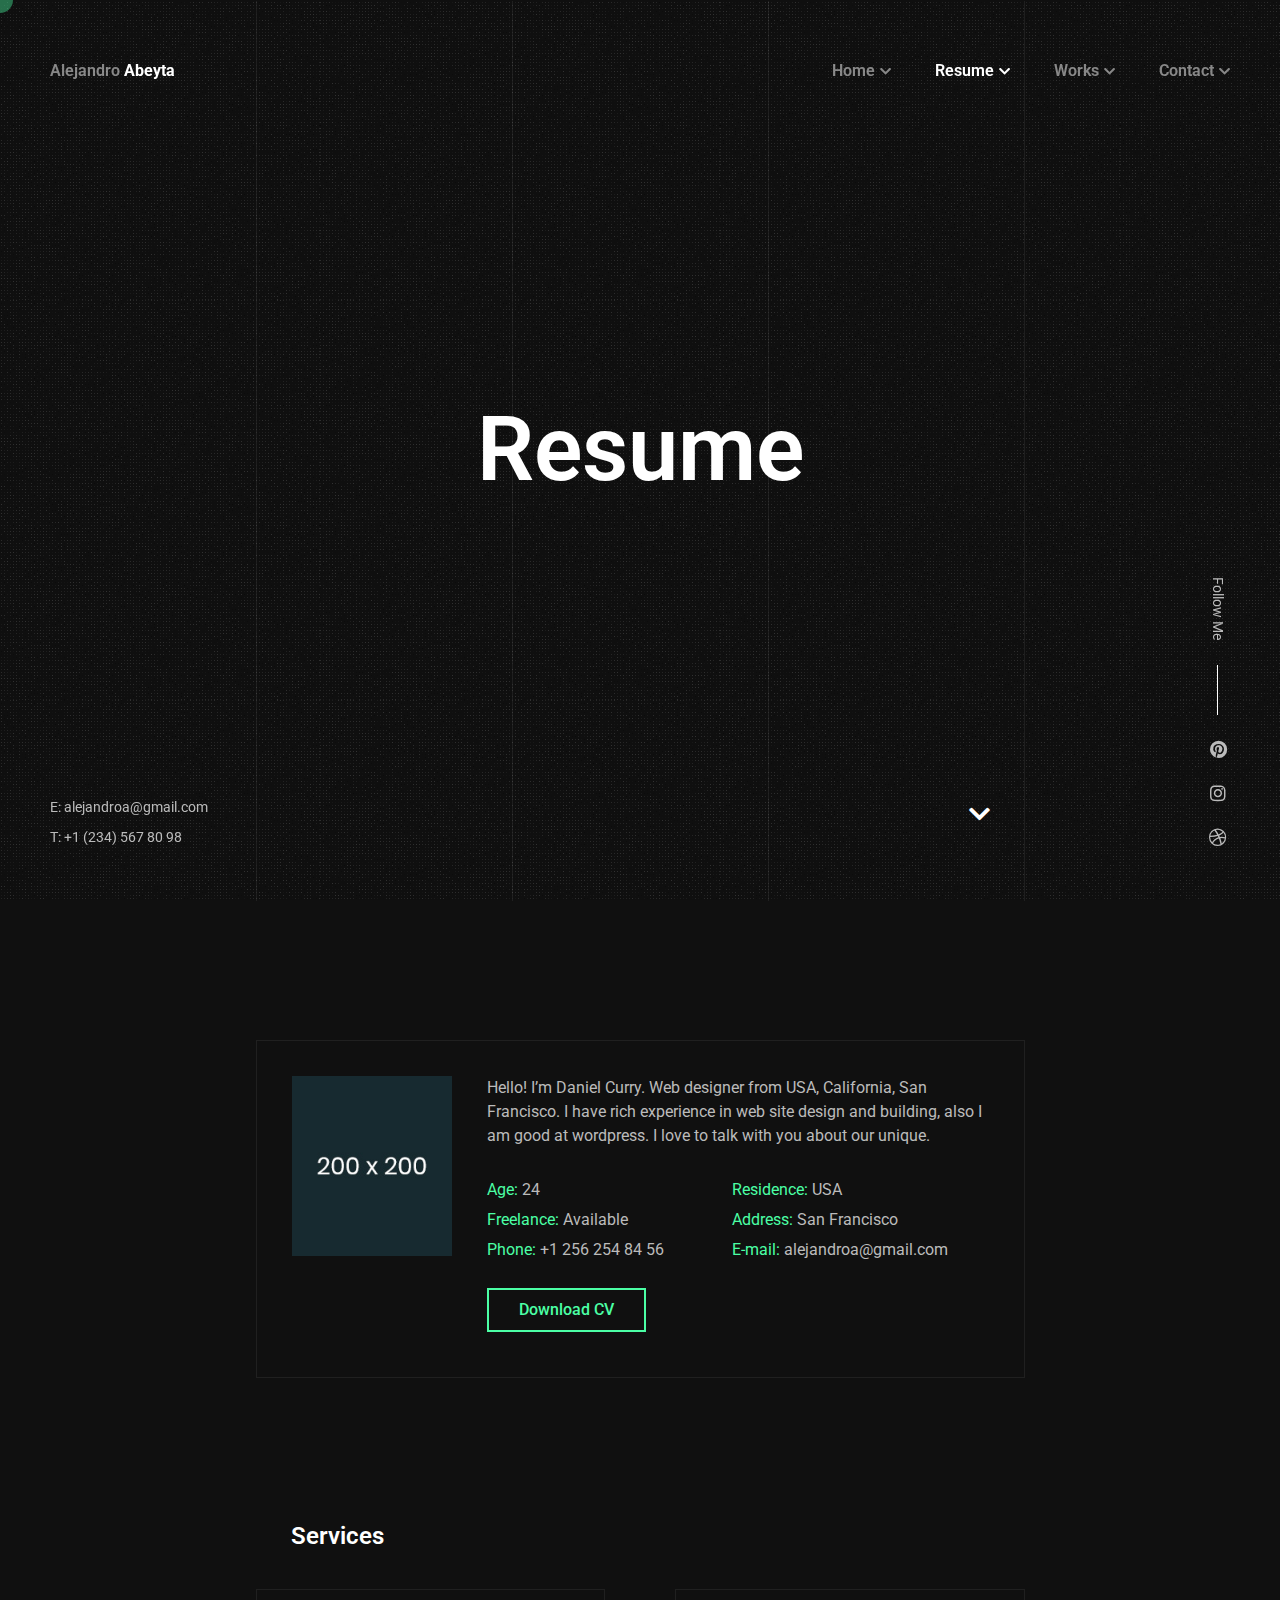
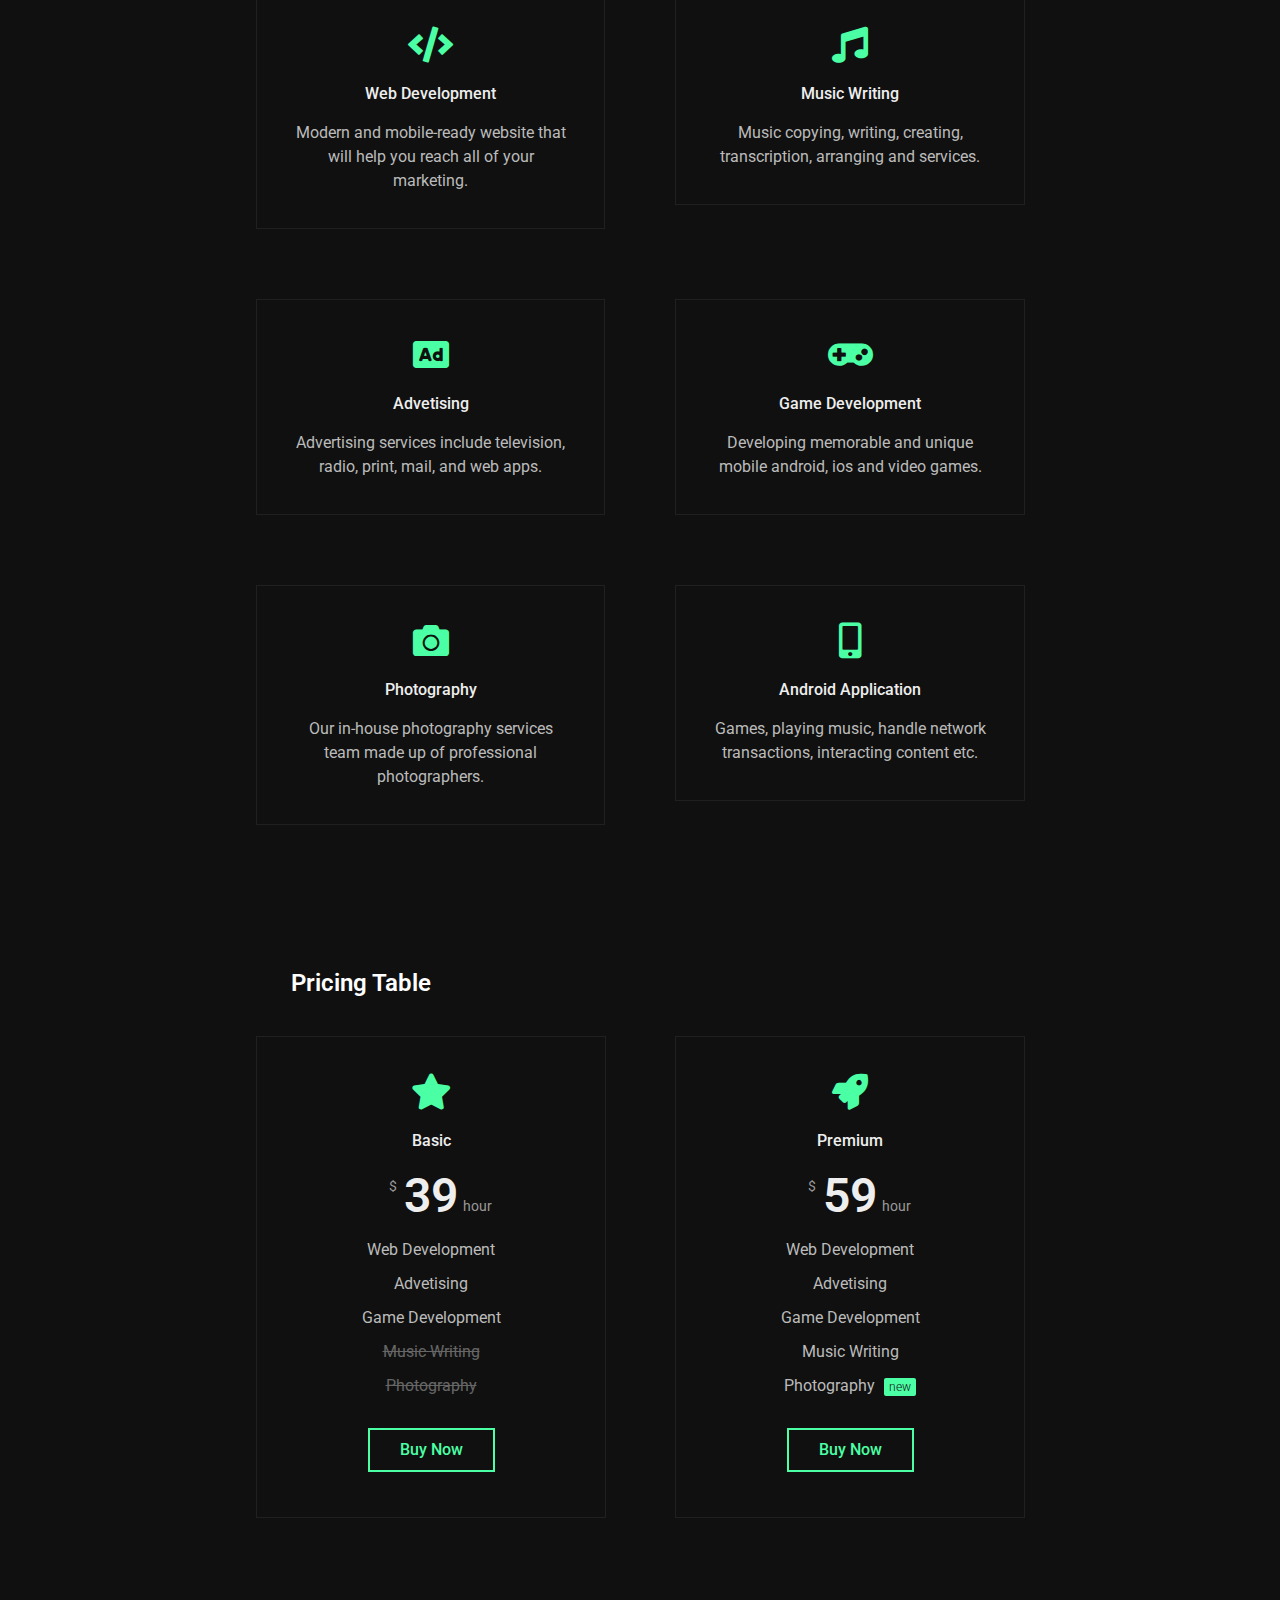
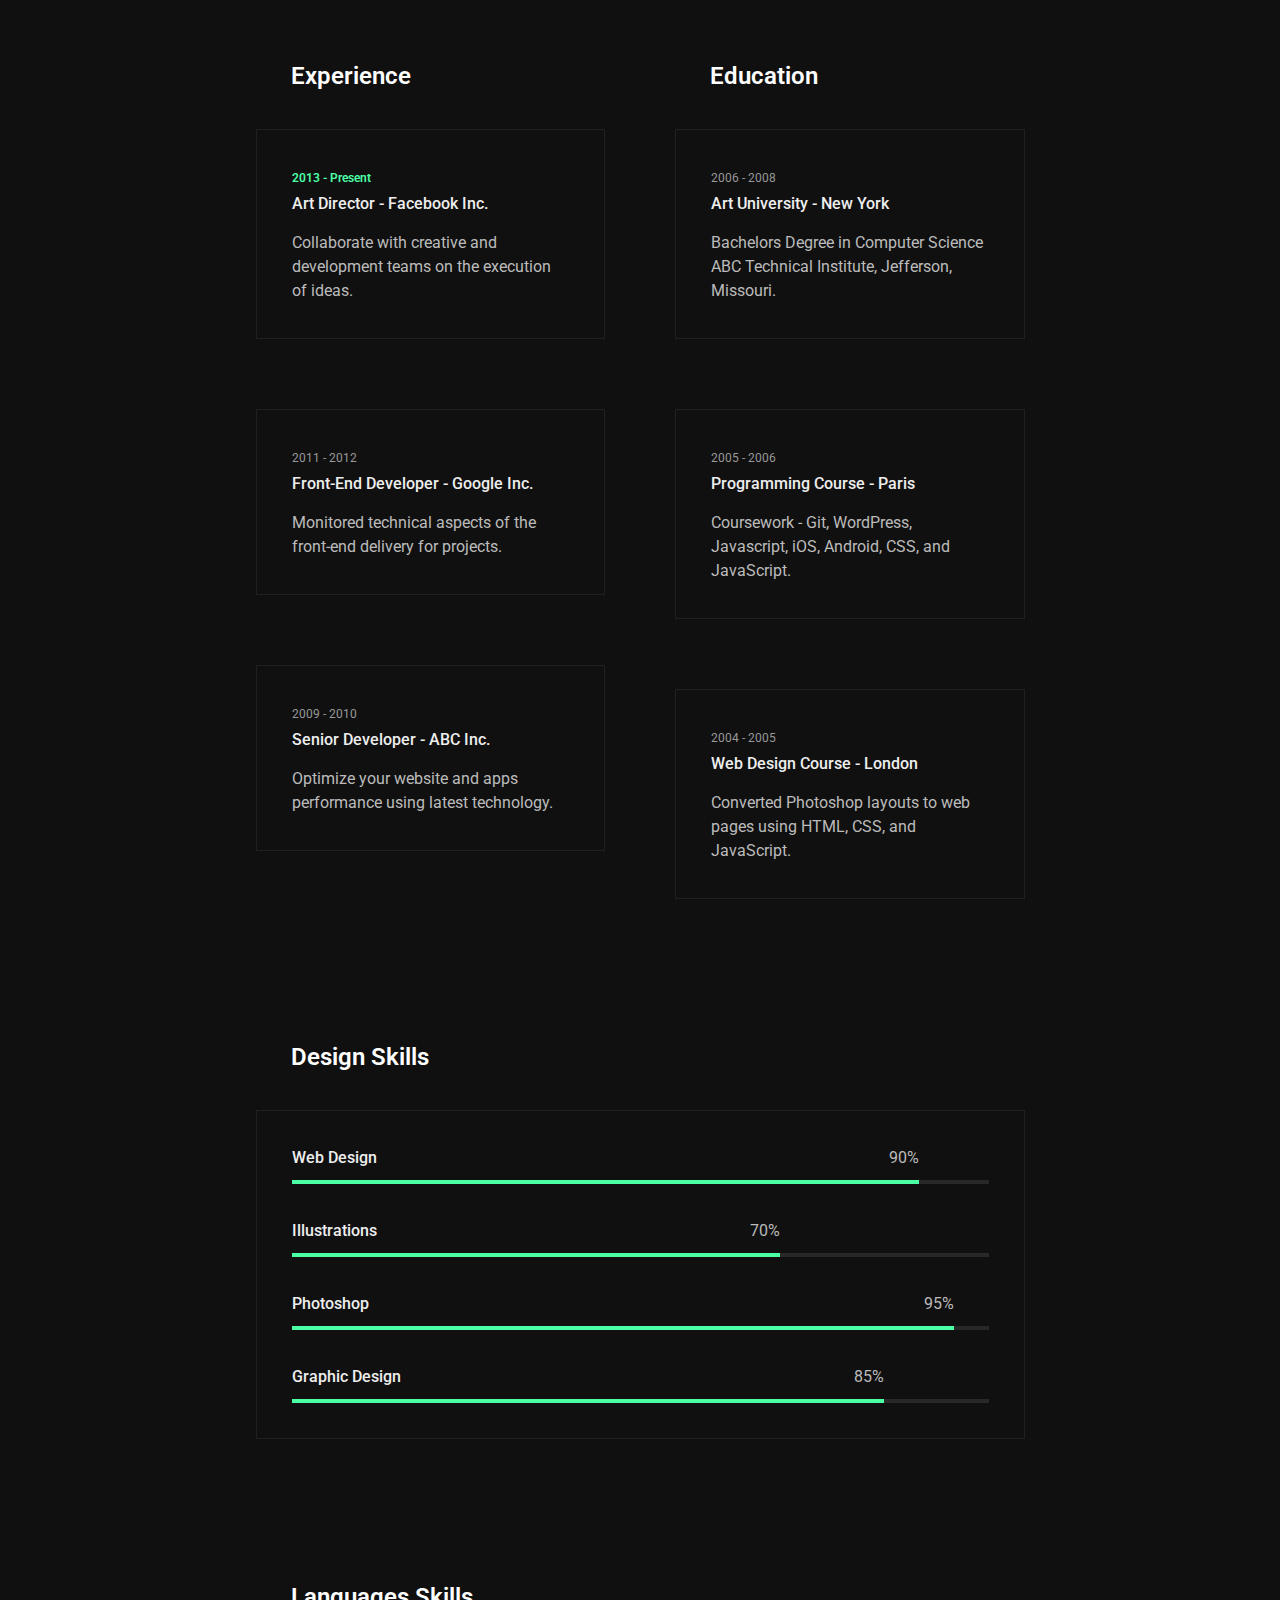
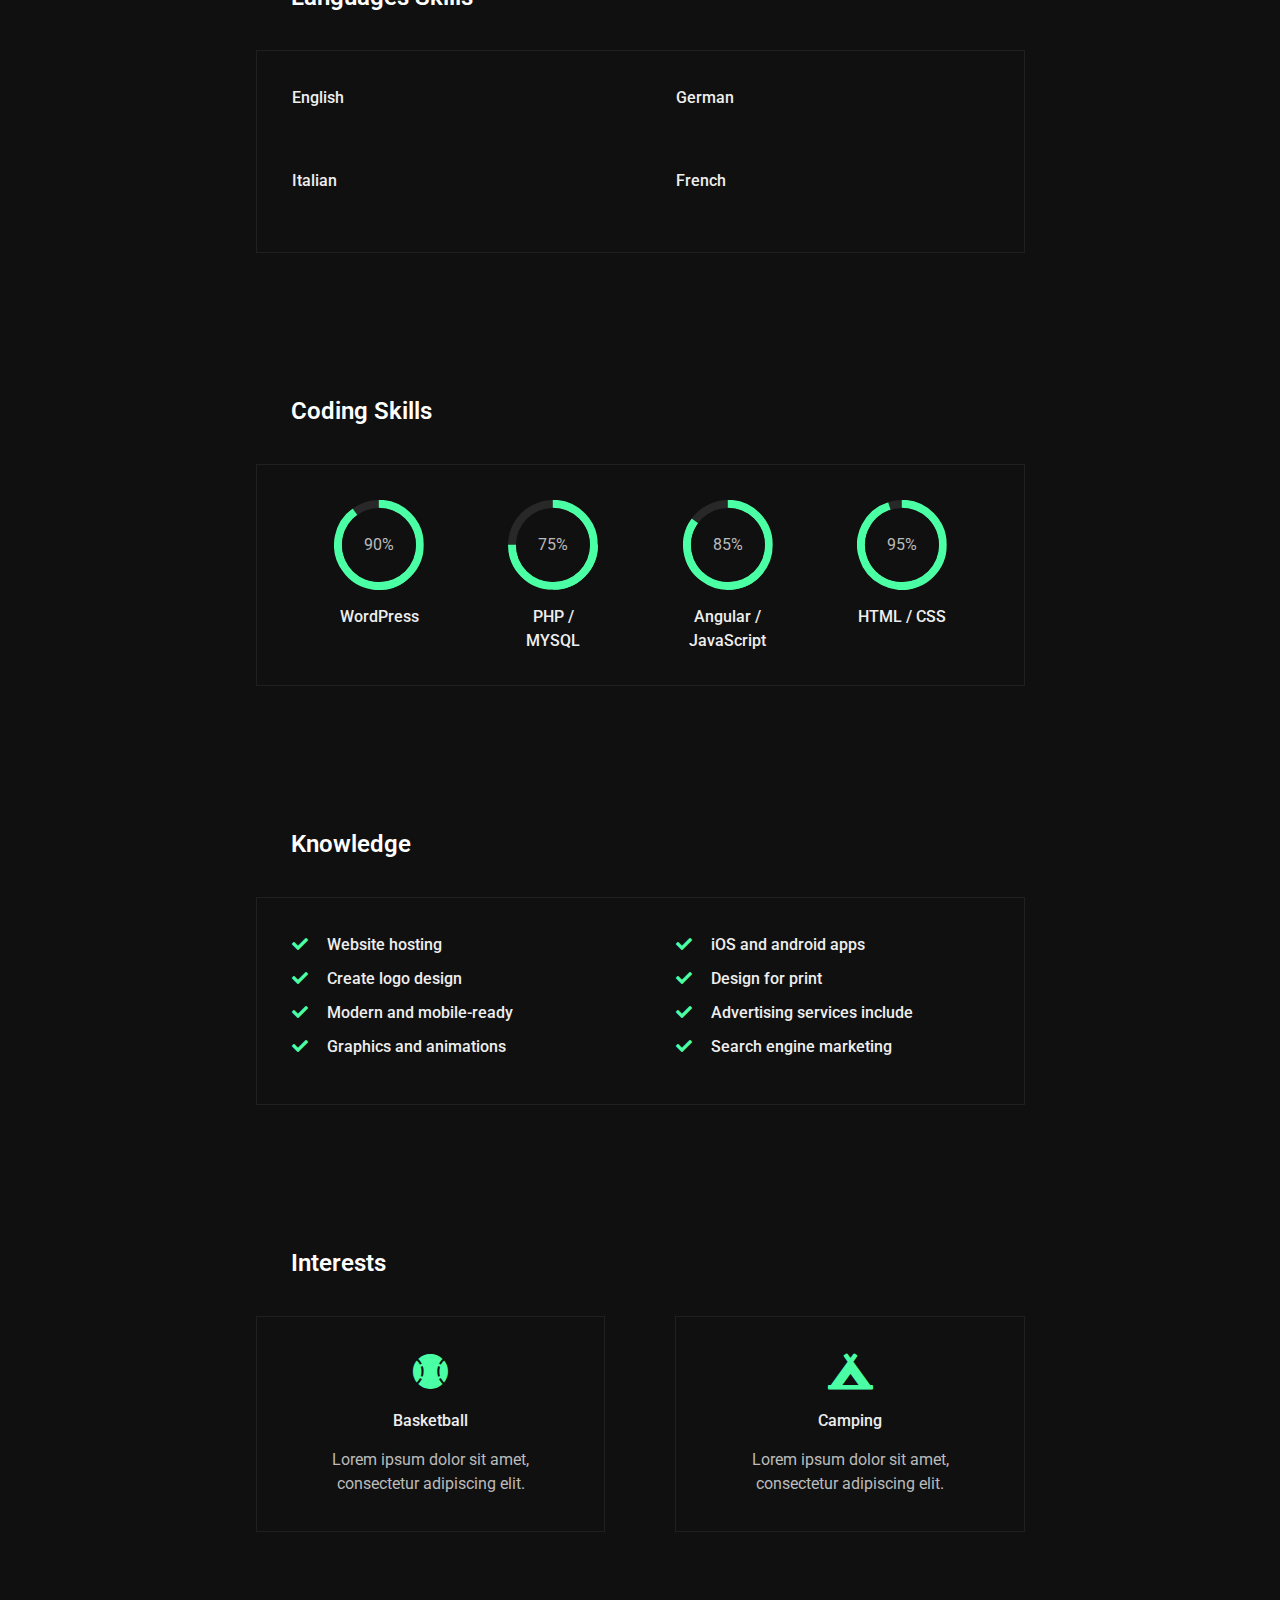
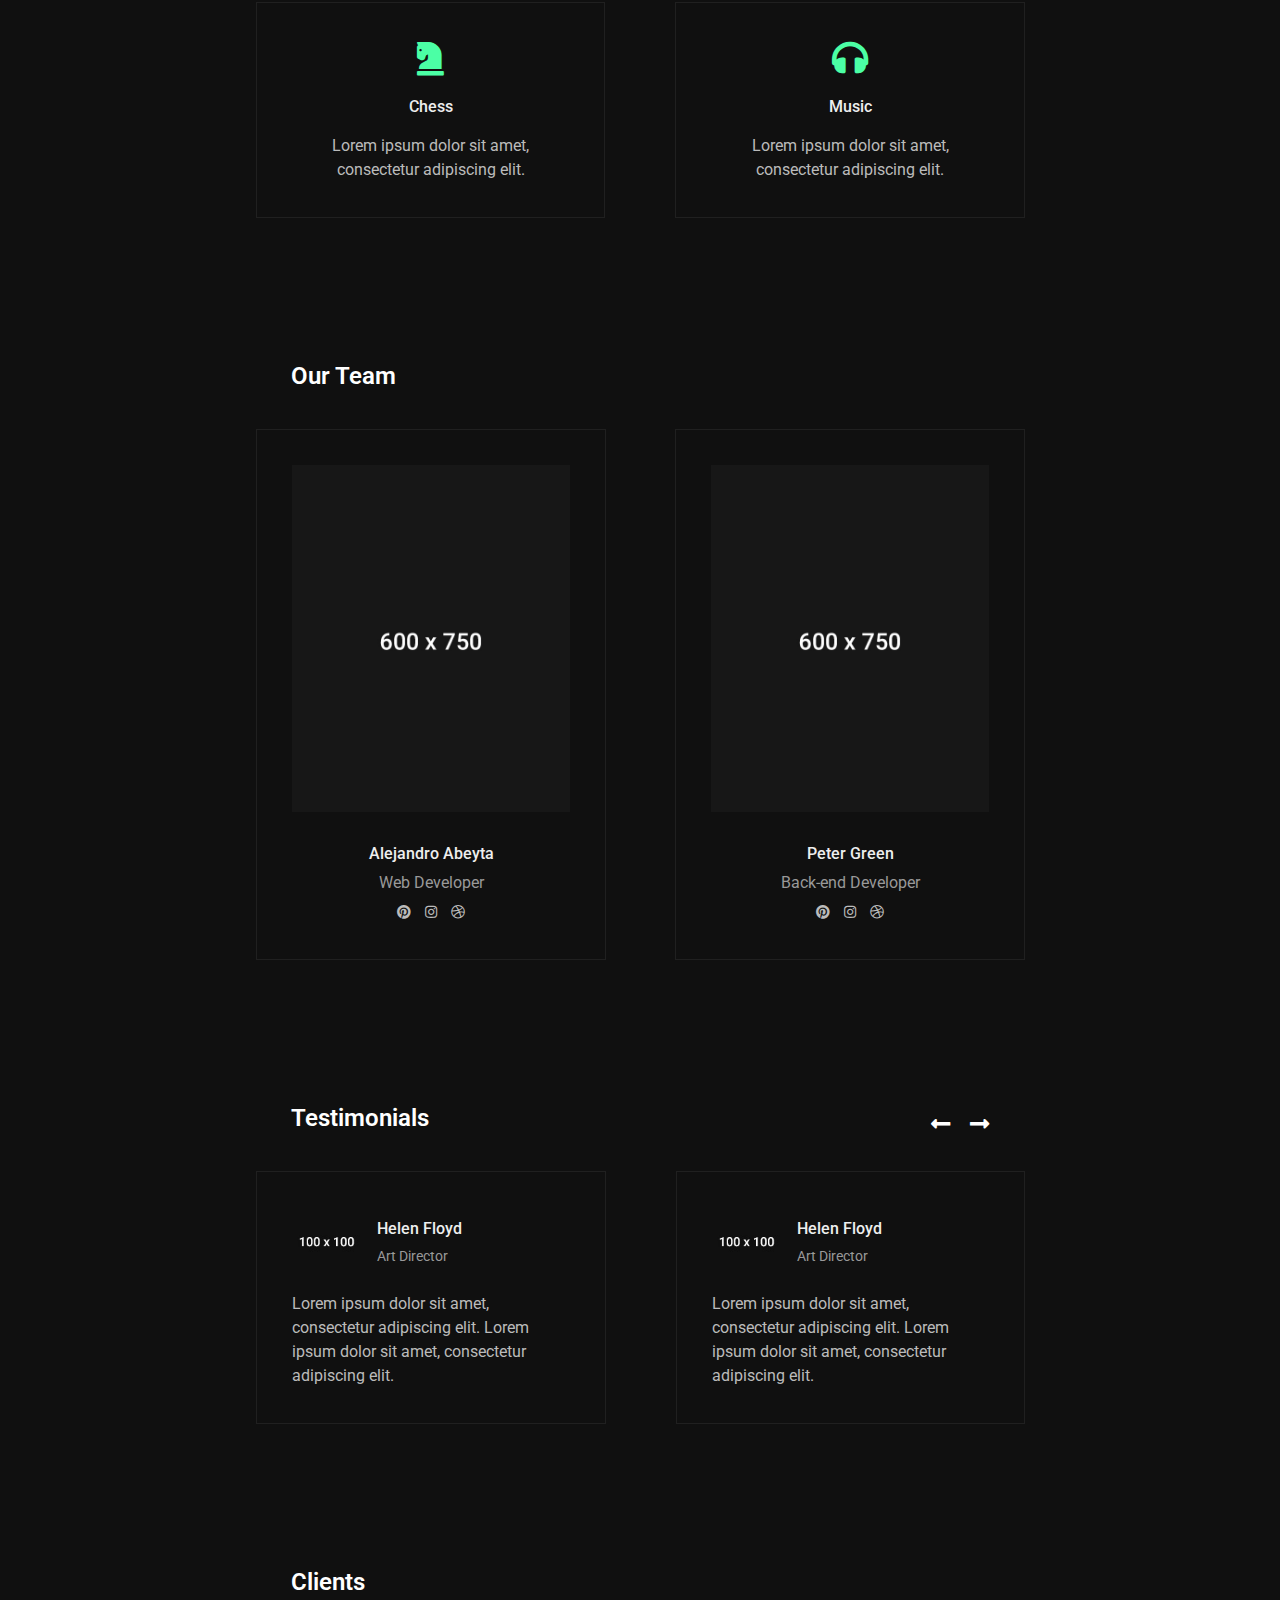
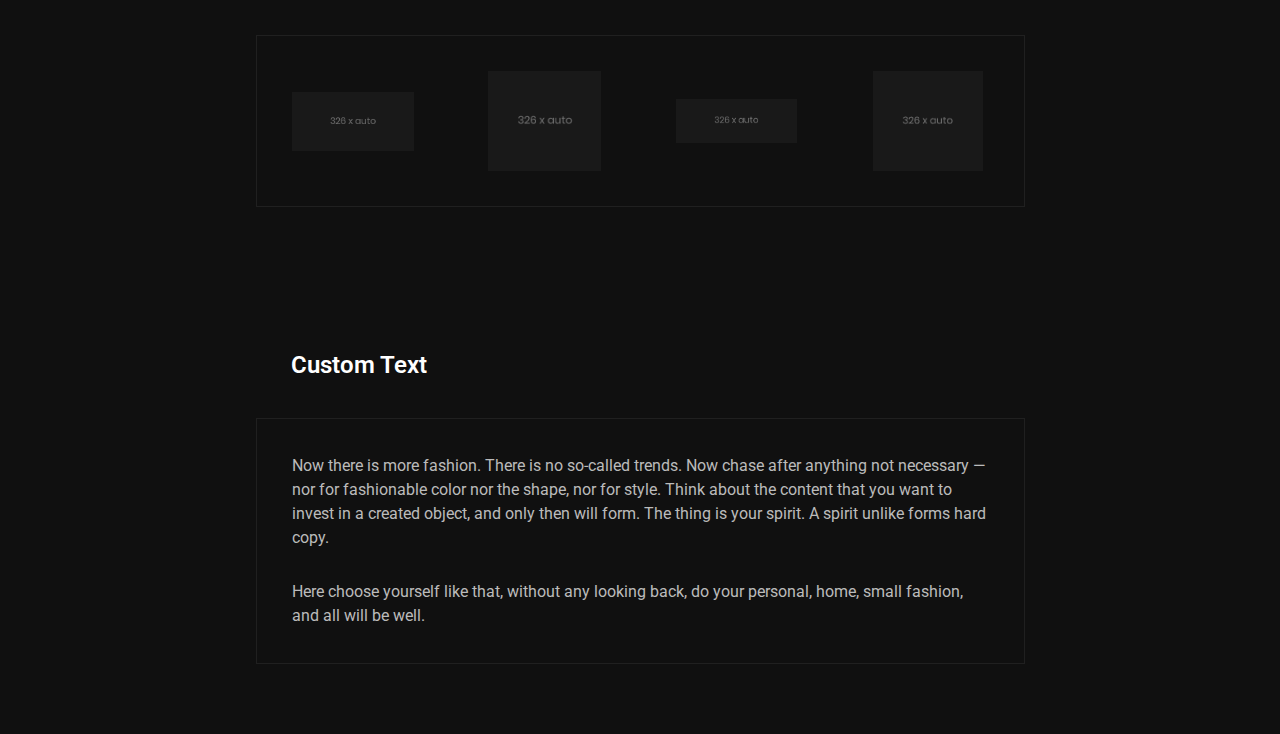
<file: resume.html>
<!doctype html>
<html lang="en-US">
<head>

	<!-- Meta -->
	<meta charset="UTF-8">
	<meta name="viewport" content="width=device-width, initial-scale=1, maximum-scale=1" />
	<meta name="description" content="CV & Resume Template" />
	<meta name="keywords" content="vcard, resposnive, resume, personal, card, cv, cvio, portfolio" />
	<meta name="author" content="beshleyua" />

	<!-- Title -->
	<title>Cvio - Resume/CV Template</title>

	<!-- Fonts -->
	<link href="https://fonts.googleapis.com/css?family=Roboto:100,100i,300,300i,400,400i,500,500i,700,700i,900,900i&display=swap&subset=cyrillic" rel="stylesheet">

	<!-- Styles -->
	<link rel="stylesheet" href="css/basic.css" />
	<link rel="stylesheet" href="css/layout.css" />
	<link rel="stylesheet" href="css/magnific-popup.css" />
	<link rel="stylesheet" href="css/animate.css" />
	<link rel="stylesheet" href="css/jarallax.css" />
	<link rel="stylesheet" href="css/swiper.css" />
	<link rel="stylesheet" href="css/fontawesome.css" />
	<link rel="stylesheet" href="css/brands.css" />
	<link rel="stylesheet" href="css/solid.css" />

	<!-- Theme Colors
	<link rel="stylesheet" href="css/theme-colors/blue.css" />
	<link rel="stylesheet" href="css/theme-colors/green.css" />
	<link rel="stylesheet" href="css/theme-colors/orange.css" />
	<link rel="stylesheet" href="css/theme-colors/brown.css" />
	<link rel="stylesheet" href="css/theme-colors/purple.css" />
	<link rel="stylesheet" href="css/theme-colors/red.css" />
	<link rel="stylesheet" href="css/theme-colors/beige.css" />
	<link rel="stylesheet" href="css/theme-colors/green_light.css" />
	<link rel="stylesheet" href="css/theme-colors/yellow.css" />
	<link rel="stylesheet" href="css/theme-colors/yellow_light.css" />
	-->
		
	<!--[if lt IE 9]>
	<script src="http://css3-mediaqueries-js.googlecode.com/svn/trunk/css3-mediaqueries.js"></script>
	<script src="http://html5shim.googlecode.com/svn/trunk/html5.js"></script>
	<![endif]-->

	<link rel="shortcut icon" href="images/favicons/favicon.ico">

</head>

<body>

	<!-- Preloader -->
	<div class="preloader">
		<div class="centrize full-width">
			<div class="vertical-center">
				<div class="spinner">
					<div class="double-bounce1"></div>
					<div class="double-bounce2"></div>
				</div>
			</div>
		</div>
	</div>
	
	<!-- Container -->
	<div class="container">

		<!-- Cursor -->
		<div class="cursor-follower"></div>
	
		<!-- Header -->
		<header class="header">
			<div class="head-top">

				<!-- menu button -->
				<a href="#" class="menu-btn"><span></span></a>

				<!-- logo -->
				<div class="logo hover-masks-logo">
					<a href="#">
						<span class="mask-lnk">Alejandro <strong>Abeyta</strong></span>
						<span class="mask-lnk mask-lnk-hover">Download <strong>CV</strong></span>
					</a>
				</div>
				
				<!-- top menu -->						
				<div class="top-menu hover-masks">
					<div class="top-menu-nav">	
						<div class="menu-topmenu-container">
							<ul class="menu">
								<li class="menu-item menu-item-has-children">
									<a href="index.html">Home</a>
									<ul class="sub-menu">
										<li class="menu-item"><a href="index.html">Home Default</a></li>
										<li class="menu-item"><a href="index_creative.html">Home Creative</a></li>
										<li class="menu-item"><a href="index_slider.html">Home Slider</a></li>
										<li class="menu-item"><a href="index_personal.html">Home Personal</a></li>
										<li class="menu-item"><a href="index_onepage.html" target="blank">Home OnePage</a></li>
										<li class="menu-item"><a href="index_image.html">Home Image</a></li>
										<li class="menu-item"><a href="index_video.html">Home Video</a></li>
									</ul>
								</li>
								<li class="menu-item menu-item-has-children current-menu-item">
									<a href="resume.html">Resume</a>
									<ul class="sub-menu">
										<li class="menu-item current-menu-item"><a href="resume.html">Resume Default</a></li>
										<li class="menu-item"><a href="resume_image.html">Resume Image</a></li>
										<li class="menu-item"><a href="resume_creative.html">Resume Creative</a></li>
									</ul>
								</li>
								<li class="menu-item menu-item-has-children">
									<a href="works.html">Works</a>
									<ul class="sub-menu">
										<li class="menu-item"><a href="works.html">Works Default</a></li>
										<li class="menu-item"><a href="works_creative.html">Works Creative</a></li>
										<li class="menu-item"><a href="work_single.html">Work Single</a></li>
										<li class="menu-item"><a href="work_single_image.html">Work Single Image</a></li>
										<li class="menu-item"><a href="work_single_creative.html">Work Single Creative</a></li>
									</ul>
								</li>
								<li class="menu-item menu-item-has-children">
									<a href="contacts.html">Contact</a>
									<ul class="sub-menu">
										<li class="menu-item"><a href="contacts.html">Contact Default</a></li>
										<li class="menu-item"><a href="contacts_map.html">Contact Map</a></li>
										<li class="menu-item"><a href="contacts_image.html">Contact Image</a></li>
										<li class="menu-item"><a href="contacts_creative.html">Contact Creative</a></li>
									</ul>
								</li>
							</ul>
						</div>
					</div>
				</div>

			</div>
		</header>
		
		<!-- Wrapper -->
		<div class="wrapper">

			<!-- Section Started -->
			<div class="section started section-title" id="section-started">

				<!-- background -->
				<div class="video-bg">
					<div class="video-bg-mask"></div>
					<div class="video-bg-texture" id="grained_container"></div>
				</div>

				<!-- started content -->
				<div class="centrize full-width">
					<div class="vertical-center">
						<div class="started-content">
							<h1 class="h-title">Resume</h1>
							<div class="h-subtitles">
								<div class="h-subtitle typing-bread">
									<p class="breadcrumbs">
										<a href="index.html">Home</a> / Resume
									</p>
								</div>
								<span class="typed-bread"></span>
							</div>
						</div>
					</div>
				</div>

				<!-- mosue button -->
				<a href="#" class="mouse_btn" style="display: none;"><span class="icon fas fa-chevron-down"></span></a>

			</div>

			<!-- Section About -->
			<div class="section about" id="section-about">
				<div class="content content-box">

					<!-- image -->
					<div class="image">
						<img src="images/man2.jpg" alt="" />
					</div>

					<!-- desc -->
					<div class="desc">
						<p>Hello! I’m Daniel Curry. Web designer from USA, California, San Francisco. I have rich experience in web site design and building, also I am good at wordpress. I love to talk with you about our unique.</p>
						<div class="info-list">
							<ul>
								<li><strong>Age:</strong> 24</li>
								<li><strong>Residence:</strong> USA</li>
								<li><strong>Freelance:</strong> Available</li>
								<li><strong>Address:</strong> San Francisco</li>
								<li><strong>Phone:</strong> +1 256 254 84 56</li>
								<li><strong>E-mail:</strong> alejandroa@gmail.com</li>
							</ul>
						</div>
						<div class="bts">
							<a href="#" class="btn hover-animated">
								<span class="circle"></span>
								<span class="lnk">Download CV</span>
							</a>
						</div>
					</div>

					<div class="clear"></div>
				</div>
			</div>

			<!-- Section Service -->
			<div class="section service" id="section-services">
				<div class="content">

					<!-- title -->
					<div class="title">
						<div class="title_inner">Services</div>
					</div>

					<!-- service items -->
					<div class="service-items">

						<div class="service-col">
							<div class="service-item content-box">
								<div class="icon"><span class="fas fa-code"></span></div>
								<div class="name">Web Development</div>
								<div class="text">Modern and mobile-ready website that will help you reach all of your marketing.</div>
							</div>
						</div>
						
						<div class="service-col">
							<div class="service-item content-box">
								<div class="icon"><span class="fas fa-music"></span></div>
								<div class="name">Music Writing</div>
								<div class="text">Music copying, writing, creating, transcription, arranging and services.</div>
							</div>
						</div>

						<div class="service-col">
							<div class="service-item content-box">
								<div class="icon"><span class="fas fa-ad"></span></div>
								<div class="name">Advetising</div>
								<div class="text">Advertising services include television, radio, print, mail, and web apps.</div>
							</div>
						</div>

						<div class="service-col">
							<div class="service-item content-box">
								<div class="icon"><span class="fas fa-gamepad"></span></div>
								<div class="name">Game Development</div>
								<div class="text">Developing memorable and unique mobile android, ios and video games.</div>
							</div>
						</div>

						<div class="service-col">
							<div class="service-item content-box">
								<div class="icon"><span class="fas fa-camera"></span></div>
								<div class="name">Photography</div>
								<div class="text">Our in-house photography services team made up of professional photographers.</div>
							</div>
						</div>

						<div class="service-col">
							<div class="service-item content-box">
								<div class="icon"><span class="fas fa-mobile-alt"></span></div>
								<div class="name">Android Application</div>
								<div class="text">Games, playing music, handle network transactions, interacting content etc.</div>
							</div>
						</div>

					</div>

					<div class="clear"></div>
				</div>
			</div>

			<!-- Section Pricing -->
			<div class="section pricing" id="section-pricing">
				<div class="content">

					<!-- title -->
					<div class="title">
						<div class="title_inner">Pricing Table</div>
					</div>

					<!-- pricing items -->
					<div class="pricing-items">

						<div class="pricing-col">
							<div class="pricing-item content-box">
								<div class="icon">
									<span class="fas fa-star"></span>
								</div>
								<div class="name">Basic</div>
								<div class="amount">
									<span class="number">
										<span class="dollar">$</span>
										<span>39</span>
										<span class="period">hour</span>
									</span>
								</div>
								<div class="feature-list">
									<ul>
										<li>Web Development</li>
										<li>Advetising</li>
										<li>Game Development</li>
										<li class="disable">Music Writing</li>
										<li class="disable">Photography</li>
									</ul>
								</div>
								<div class="bts">
									<a href="#" class="btn hover-animated">
										<span class="circle"></span>
										<span class="lnk">Buy Now</span>
									</a>
								</div>
							</div>
						</div>

						<div class="pricing-col">
							<div class="pricing-item content-box">
								<div class="icon">
									<span class="fas fa-rocket"></span>
								</div>
								<div class="name">Premium</div>
								<div class="amount">
									<span class="number">
										<span class="dollar">$</span>
										<span>59</span>
										<span class="period">hour</span>
									</span>
								</div>
								<div class="feature-list">
									<ul>
										<li>Web Development</li>
										<li>Advetising</li>
										<li>Game Development</li>
										<li>Music Writing</li>
										<li>Photography <strong>new</strong></li>
									</ul>
								</div>
								<div class="bts">
									<a href="#" class="btn hover-animated">
										<span class="circle"></span>
										<span class="lnk">Buy Now</span>
									</a>
								</div>
							</div>
						</div>

					</div>

				</div>
			</div>

			<!-- Section Resume -->
			<div class="section resume" id="section-history">
				<div class="content">
					<div class="cols">

						<div class="col col-md">

							<!-- title -->
							<div class="title">
								<div class="title_inner">Experience</div>
							</div>
							
							<!-- resume items -->
							<div class="resume-items">
								
								<div class="resume-item content-box active">
									<div class="date">2013 - Present</div>
									<div class="name">Art Director - Facebook Inc.</div>
									<div class="text">Collaborate with creative and development teams on the execution of ideas.</div>
								</div>

								<div class="resume-item content-box">
									<div class="date">2011 - 2012</div>
									<div class="name">Front-End Developer - Google Inc.</div>
									<div class="text">Monitored technical aspects of the front-end delivery for projects.</div>
								</div>

								<div class="resume-item content-box">
									<div class="date">2009 - 2010</div>
									<div class="name">Senior Developer - ABC Inc.</div>
									<div class="text">Optimize your website and apps performance using latest technology.</div>
								</div>

							</div>

						</div>
						
						<div class="col col-md">

							<!-- title -->
							<div class="title">
								<div class="title_inner">Education</div>
							</div>
							
							<!-- resume items -->
							<div class="resume-items">

								<div class="resume-item content-box">
									<div class="date">2006 - 2008</div>
									<div class="name">Art University - New York</div>
									<div class="text">Bachelors Degree in Computer Science ABC Technical Institute, Jefferson, Missouri.</div>
								</div>

								<div class="resume-item content-box">
									<div class="date">2005 - 2006</div>
									<div class="name">Programming Course - Paris</div>
									<div class="text">Coursework - Git, WordPress, Javascript, iOS, Android, CSS, and JavaScript.</div>
								</div>

								<div class="resume-item content-box">
									<div class="date">2004 - 2005</div>
									<div class="name">Web Design Course - London</div>
									<div class="text">Converted Photoshop layouts to web pages using HTML, CSS, and JavaScript.</div>
								</div>

							</div>
						</div>

					</div>
				</div>
			</div>

			<!-- Section Design Skills -->
			<div class="section skills" id="section-skills">
				<div class="content">

					<!-- title -->
					<div class="title">
						<div class="title_inner">Design Skills</div>
					</div>

					<!-- skills items -->
					<div class="skills percent content-box">
						<ul>
							<li> 
								<div class="name">Web Design</div>
								<div class="progress ">
									<div class="percentage" style="width: 90%;">
										<span class="percent">90%</span>
									</div>
								</div>
							</li>
							<li> 
								<div class="name">Illustrations</div>
								<div class="progress ">
									<div class="percentage" style="width: 70%;">
										<span class="percent">70%</span>
									</div>
								</div>
							</li>
							<li> 
								<div class="name">Photoshop</div>
								<div class="progress ">
									<div class="percentage" style="width: 95%;">
										<span class="percent">95%</span>
									</div>
								</div>
							</li>
							<li>
								<div class="name">Graphic Design</div>
								<div class="progress ">
									<div class="percentage" style="width: 85%;">
										<span class="percent">85%</span>
									</div>
								</div>
							</li>
						</ul>
					</div>

				</div>
			</div>

			<!-- Section Languages Skills -->
			<div class="section skills" id="section-skills-lang">
				<div class="content">

					<!-- title -->
					<div class="title">
						<div class="title_inner">Languages Skills</div>
					</div>

					<!-- skills items -->
					<div class="skills dotted content-box">
						<ul>
							<li> 
								<div class="name">English</div>
								<div class="progress">
									<div class="percentage" style="width: 90%;">
										<span class="percent">90%</span>
									</div>
								</div>
							</li>
							<li> 
								<div class="name">German</div>
								<div class="progress">
									<div class="percentage" style="width: 70%;">
										<span class="percent">70%</span>
									</div>
								</div>
							</li>
							<li> 
								<div class="name">Italian</div>
								<div class="progress">
									<div class="percentage" style="width: 55%;">
										<span class="percent">55%</span>
									</div>
								</div>
							</li>
							<li> 
								<div class="name">French</div>
								<div class="progress">
									<div class="percentage" style="width: 85%;">
										<span class="percent">85%</span>
									</div>
								</div>
							</li>
						</ul>
					</div>
				</div>

			</div>

			<!-- Section Coding Skills -->
			<div class="section skills" id="section-skills-code">
				<div class="content">
					
					<!-- title -->
					<div class="title">
						<div class="title_inner">Coding Skills</div>
					</div>

					<!-- skills items -->
					<div class="skills circles content-box">
						<ul>
							<li> 
								<div class="name">WordPress</div>
								<div class="progress p90"> <!-- p90 = 90% circle fill color -->
									<div class="percentage">
										<span class="percent">90%</span>
									</div>
									<span>90%</span>
								</div>
							</li>
							<li> 
								<div class="name">PHP / MYSQL</div>
								<div class="progress p75"> <!-- p75 = 75% circle fill color -->
									<div class="percentage">
										<span class="percent">75%</span>
									</div>
									<span>75%</span>
								</div>
							</li>
							<li> 
								<div class="name">Angular / JavaScript</div>
								<div class="progress p85"> <!-- p85 = 85% circle fill color -->
									<div class="percentage">
										<span class="percent">85%</span>
									</div>
									<span>85%</span>
								</div>
							</li>
							<li> 
								<div class="name">HTML / CSS</div>
								<div class="progress p95"> <!-- p95 = 95% circle fill color -->
									<div class="percentage">
										<span class="percent">95%</span>
									</div>
									<span>95%</span>
								</div>
							</li>
						</ul>
					</div>

				</div>
			</div>

			<!-- Section Knowladge Skills -->
			<div class="section skills" id="section-skills-know">
				<div class="content">

					<!-- title -->
					<div class="title">
						<div class="title_inner">Knowledge</div>
					</div>

					<!-- skills -->
					<div class="skills list content-box">
						<ul>
							<li> 
								<div class="name">Website hosting</div>
							</li>
							<li> 
								<div class="name">iOS and android apps</div>
							</li>
							<li> 
								<div class="name">Create logo design</div>
							</li>
							<li> 
								<div class="name">Design for print</div>
							</li>
							<li> 
								<div class="name">Modern and mobile-ready</div>
							</li>
							<li> 
								<div class="name">Advertising services include</div>
							</li>
							<li> 
								<div class="name">Graphics and animations</div>
							</li>
							<li> 
								<div class="name">Search engine marketing</div>
							</li>
						</ul>
					</div>

				</div>
			</div>

			<!-- Section Interests -->
			<div class="section service" id="section-interests">
				<div class="content">

					<!-- title -->
					<div class="title">
						<div class="title_inner">Interests</div>
					</div>

					<!-- interests items -->
					<div class="service-items">

						<div class="service-col">
							<div class="service-item content-box">
								<div class="icon"><span class="fas fa-baseball-ball"></span></div>
								<div class="name">Basketball</div>
								<div class="text">Lorem ipsum dolor sit amet, consectetur adipiscing elit.</div>
							</div>
						</div>

						<div class="service-col">
							<div class="service-item content-box">
								<div class="icon"><span class="fas fa-campground"></span></div>
								<div class="name">Camping</div>
								<div class="text">Lorem ipsum dolor sit amet, consectetur adipiscing elit.</div>
							</div>
						</div>

						<div class="service-col">
							<div class="service-item content-box">
								<div class="icon"><span class="fas fa-chess-knight"></span></div>
								<div class="name">Chess</div>
								<div class="text">Lorem ipsum dolor sit amet, consectetur adipiscing elit.</div>
							</div>
						</div>

						<div class="service-col">
							<div class="service-item content-box">
								<div class="icon"><span class="fas fa-headphones"></span></div>
								<div class="name">Music</div>
								<div class="text">Lorem ipsum dolor sit amet, consectetur adipiscing elit.</div>
							</div>
						</div>

					</div>

					<div class="clear"></div>
				</div>
			</div>

			<!-- Section Team -->
			<div class="section team" id="section-team">
				<div class="content">

					<!-- title -->
					<div class="title">
						<div class="title_inner">Our Team</div>
					</div>

					<!-- team items -->
					<div class="team-items">

						<div class="team-col">
							<div class="team-item content-box">
								<div class="image">
									<img src="images/team1.jpg" alt="" />
								</div>
								<div class="desc">
									<div class="name">Alejandro Abeyta</div>
									<div class="category">Web Developer</div>
									<div class="soc">
										<a target="_blank" href="https://www.pinterest.com/">
											<span class="icon fab fa-pinterest"></span>
										</a>
										<a target="_blank" href="https://www.instagram.com/">
											<span class="icon fab fa-instagram"></span>
										</a>
										<a target="_blank" href="https://dribbble.com/">
											<span class="icon fab fa-dribbble"></span>
										</a>
									</div>
								</div>
							</div>
						</div>

						<div class="team-col">
							<div class="team-item content-box">
								<div class="image">
									<img src="images/team2.jpg" alt="" />
								</div>
								<div class="desc">
									<div class="name">Peter Green</div>
									<div class="category">Back-end Developer</div>
									<div class="soc">
										<a target="_blank" href="https://www.pinterest.com/">
											<span class="icon fab fa-pinterest"></span>
										</a>
										<a target="_blank" href="https://www.instagram.com/">
											<span class="icon fab fa-instagram"></span>
										</a>
										<a target="_blank" href="https://dribbble.com/">
											<span class="icon fab fa-dribbble"></span>
										</a>
									</div>
								</div>
							</div>
						</div>

					</div>
					
				</div>
			</div>

			<!-- Section Testimonials -->
			<div class="section testimonials" id="section-testimonials">
				<div class="content">

					<!-- title -->
					<div class="title">
						<div class="title_inner">Testimonials</div>
					</div>

					<!-- testimonials items -->
					<div class="reviews-carousel">
						<div class="swiper-container">
							<div class="swiper-wrapper">

								<div class="swiper-slide">
									<div class="reviews-item content-box">
										<div class="image">
											<img src="images/rev1.jpg" alt="">
										</div>
										<div class="info">
											<div class="name">Helen Floyd</div>
											<div class="company">Art Director</div>
										</div>
										<div class="text">
											Lorem ipsum dolor sit amet, consectetur adipiscing elit. Lorem ipsum dolor sit amet, consectetur adipiscing elit.
										</div>
									</div>
								</div>

								<div class="swiper-slide">
									<div class="reviews-item content-box">
										<div class="image">
											<img src="images/rev1.jpg" alt="">
										</div>
										<div class="info">
											<div class="name">Helen Floyd</div>
											<div class="company">Art Director</div>
										</div>
										<div class="text">
											Lorem ipsum dolor sit amet, consectetur adipiscing elit. Lorem ipsum dolor sit amet, consectetur adipiscing elit.
										</div>
									</div>
								</div>

							</div>
						</div>

						<!-- navigation -->
						<div class="swiper-nav">
							<a class="prev swiper-button-prev fas fa-long-arrow-alt-left"></a>
							<a class="next swiper-button-next fas fa-long-arrow-alt-right"></a>
						</div>

					</div>
					
				</div>
			</div>

			<!-- Section Clients -->
			<div class="section clients" id="section-clients">
				<div class="content">

					<!-- title -->
					<div class="title">
						<div class="title_inner">Clients</div>
					</div>

					<!-- clients items -->
					<div class="content-box">
						<div class="clients-items">

							<div class="clients-col">
								<div class="clients-item">
									<a target="_blank" href="#">
										<img src="images/client1.png" alt="" />
									</a>
								</div>
							</div>

							<div class="clients-col">
								<div class="clients-item">
									<a target="_blank" href="#">
										<img src="images/client3.png" alt="" />
									</a>
								</div>
							</div>

							<div class="clients-col">
								<div class="clients-item">
									<a target="_blank" href="#">
										<img src="images/client2.png" alt="" />
									</a>
								</div>
							</div>

							<div class="clients-col">
								<div class="clients-item">
									<a target="_blank" href="#">
										<img src="images/client4.png" alt="" />
									</a>
								</div>
							</div>

						</div>
					</div>
					
					<div class="clear"></div>
				</div>
			</div>

			<!-- Section Custom Text -->
			<div class="section custom-text" id="section-custom-text">
				<div class="content">

					<!-- title -->
					<div class="title">
						<div class="title_inner">Custom Text</div>
					</div>

					<!-- clients items -->
					<div class="content-box">
						<div class="single-post-text">
							<p>
								Now there is more fashion. There is no so-called trends. Now chase after anything not necessary — nor for fashionable color nor the shape, nor for style. Think about the content that you want to invest in a created object, and only then will form. The thing is your spirit. A spirit unlike forms hard copy.
							</p>
							<p>
								Here choose yourself like that, without any looking back, do your personal, home, small fashion, and all will be well.
							</p>
						</div>
					</div>
					
					<div class="clear"></div>
				</div>
			</div>

		</div>
		
		<!-- Footer -->
		<footer class="footer">
			<div class="copy">
				<p>E: alejandroa@gmail.com</p>
				<p>T: +1 (234) 567 80 98</p>
			</div>
			<div class="soc-box">
				<div class="follow-label">Follow Me</div>
				<div class="soc">
					<a target="_blank" href="https://www.pinterest.com/">
						<span class="icon fab fa-pinterest"></span>
					</a>
					<a target="_blank" href="https://www.instagram.com/">
						<span class="icon fab fa-instagram"></span>
					</a>
					<a target="_blank" href="https://dribbble.com/">
						<span class="icon fab fa-dribbble"></span>
					</a>
				</div>
			</div>
			<div class="clear"></div>
		</footer>

		<!-- Lines -->
		<div class="lines">
			<div class="line-col"></div>
			<div class="line-col"></div>
			<div class="line-col"></div>
			<div class="line-col"></div>
			<div class="line-col"></div>
		</div>
		
	</div>

	<!-- Scripts -->
	<script src="js/jquery.min.js"></script>
	<script src="js/jquery.validate.js"></script>
	<script src="js/magnific-popup.js"></script>
	<script src="js/simpleParallax.js"></script>
	<script src="js/typed.js"></script>
	<script src="js/jarallax.js"></script>
	<script src="js/jarallax-video.js"></script>
	<script src="js/jarallax-element.js"></script>
	<script src="js/imagesloaded.pkgd.js"></script>
	<script src="js/isotope.pkgd.js"></script>
	<script src="js/swiper.js"></script>
	<script src="js/grained.js"></script>
	<script src="js/scripts.js"></script>

</body>
</html>
</file>
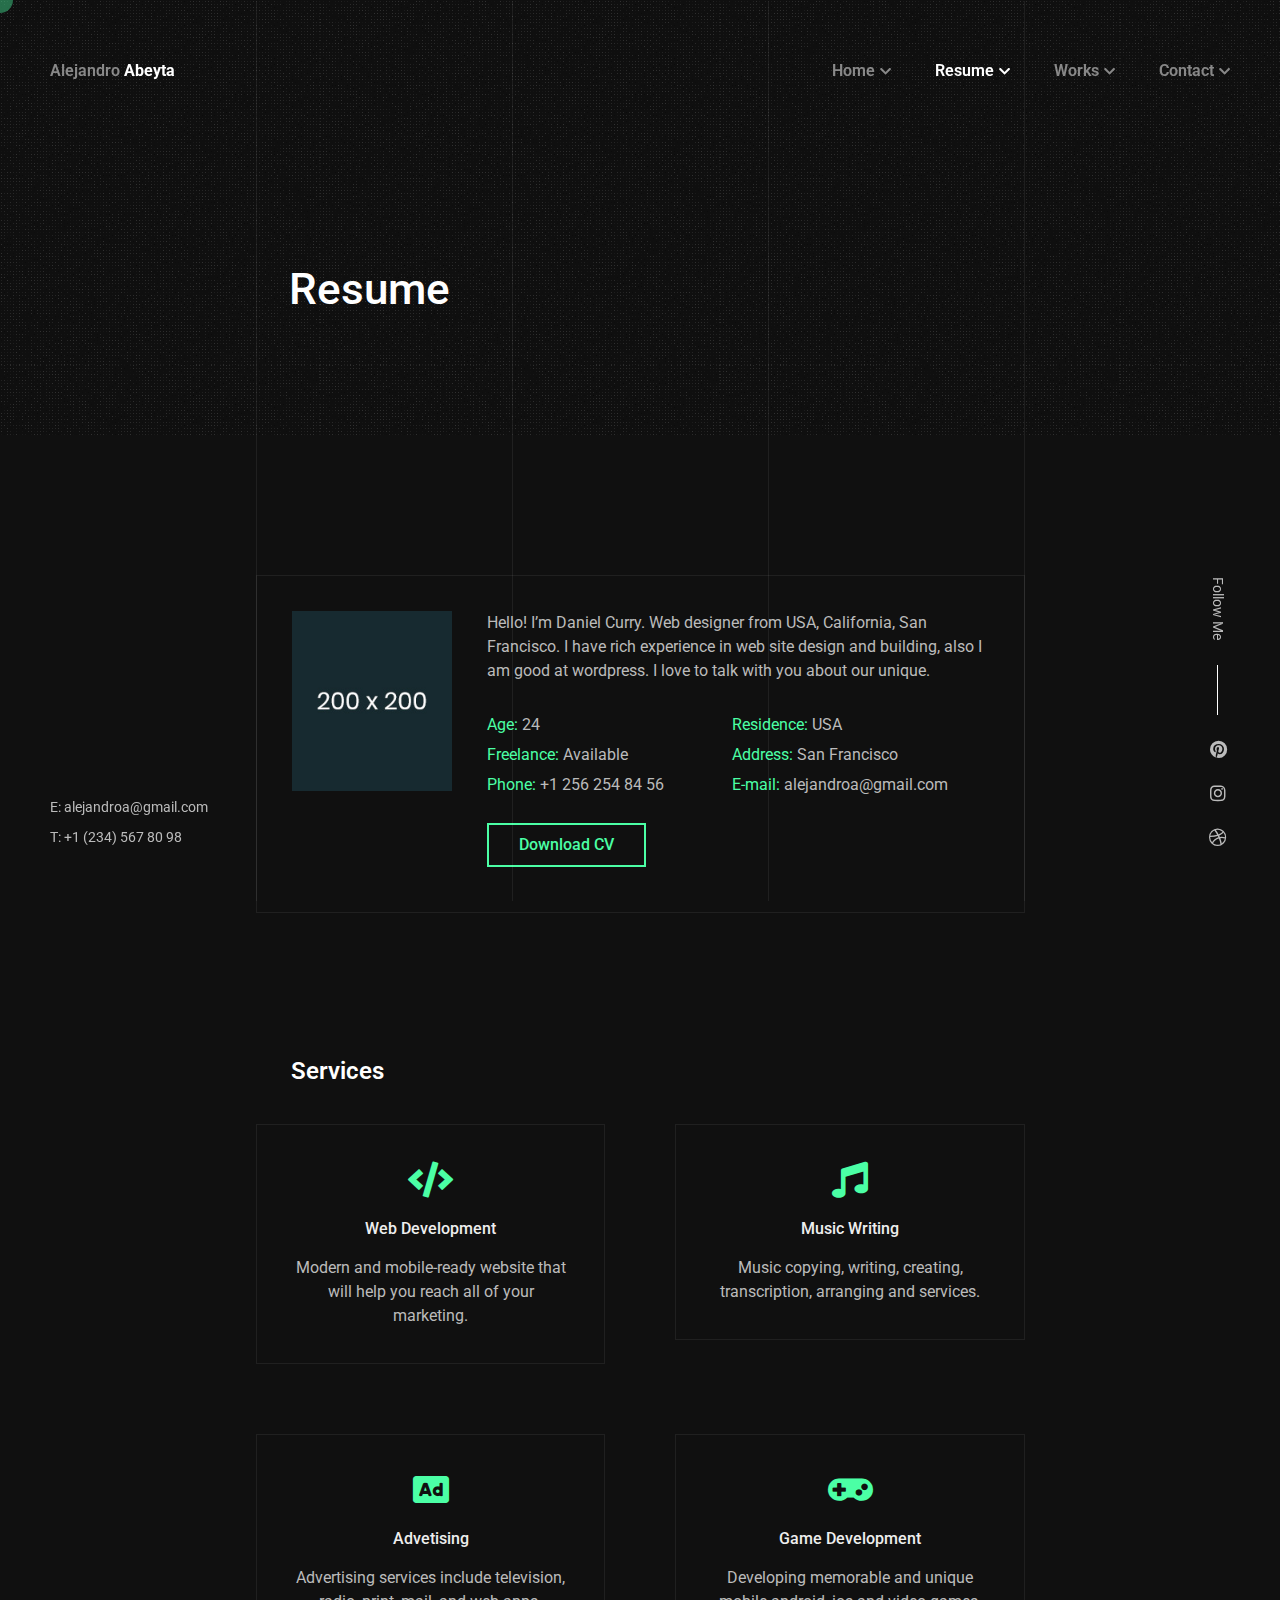
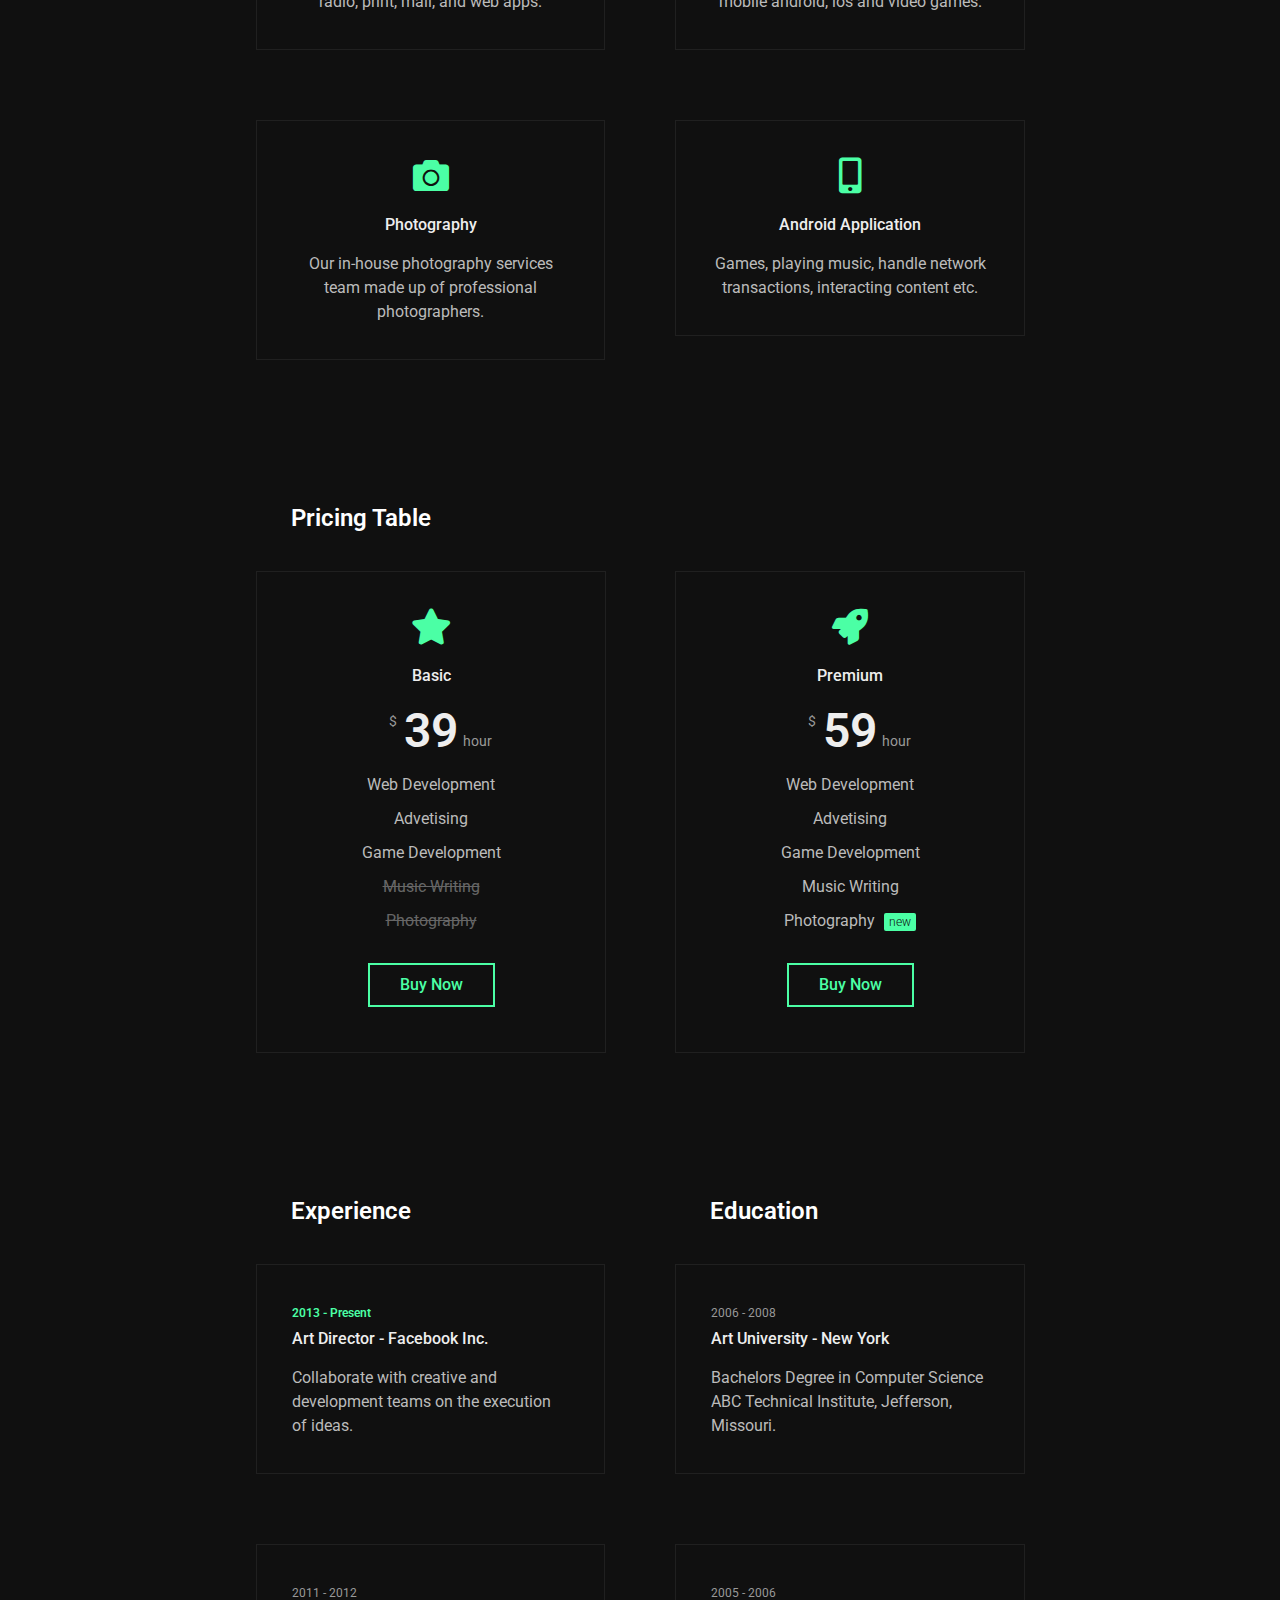
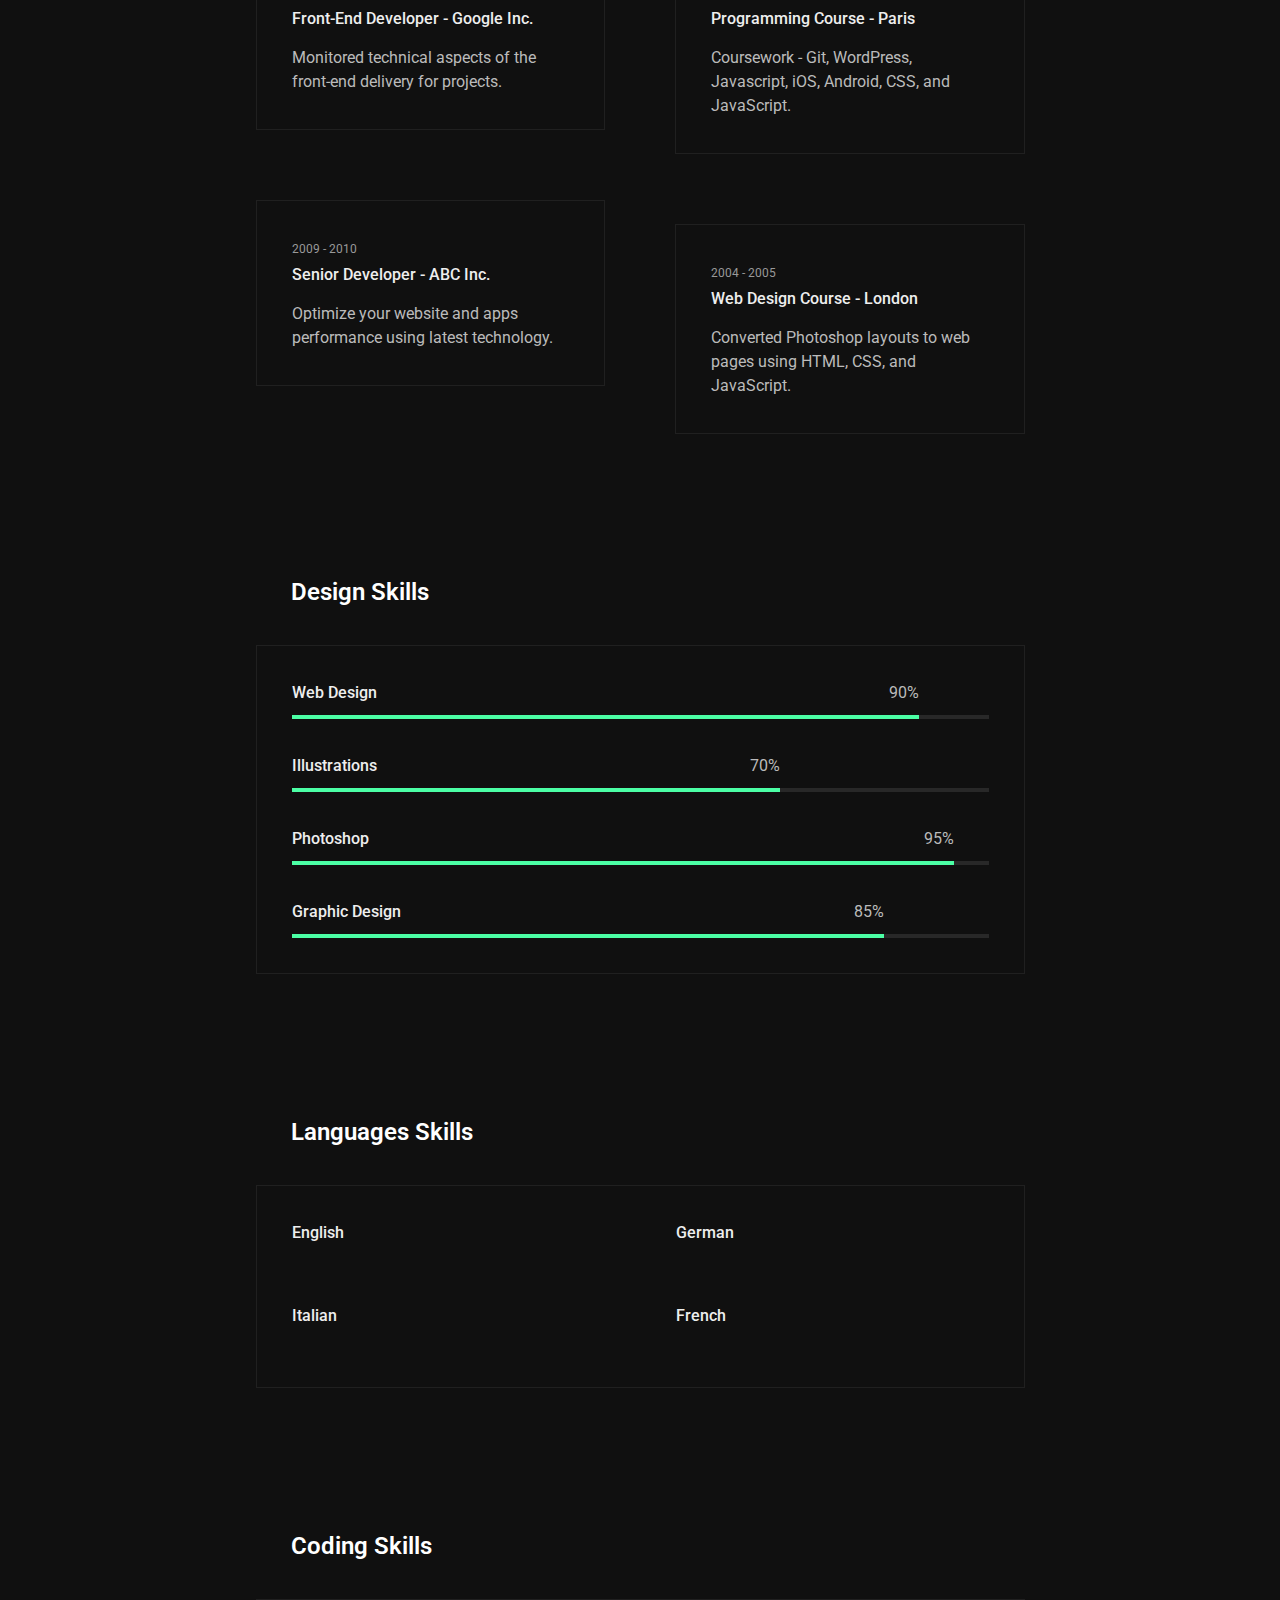
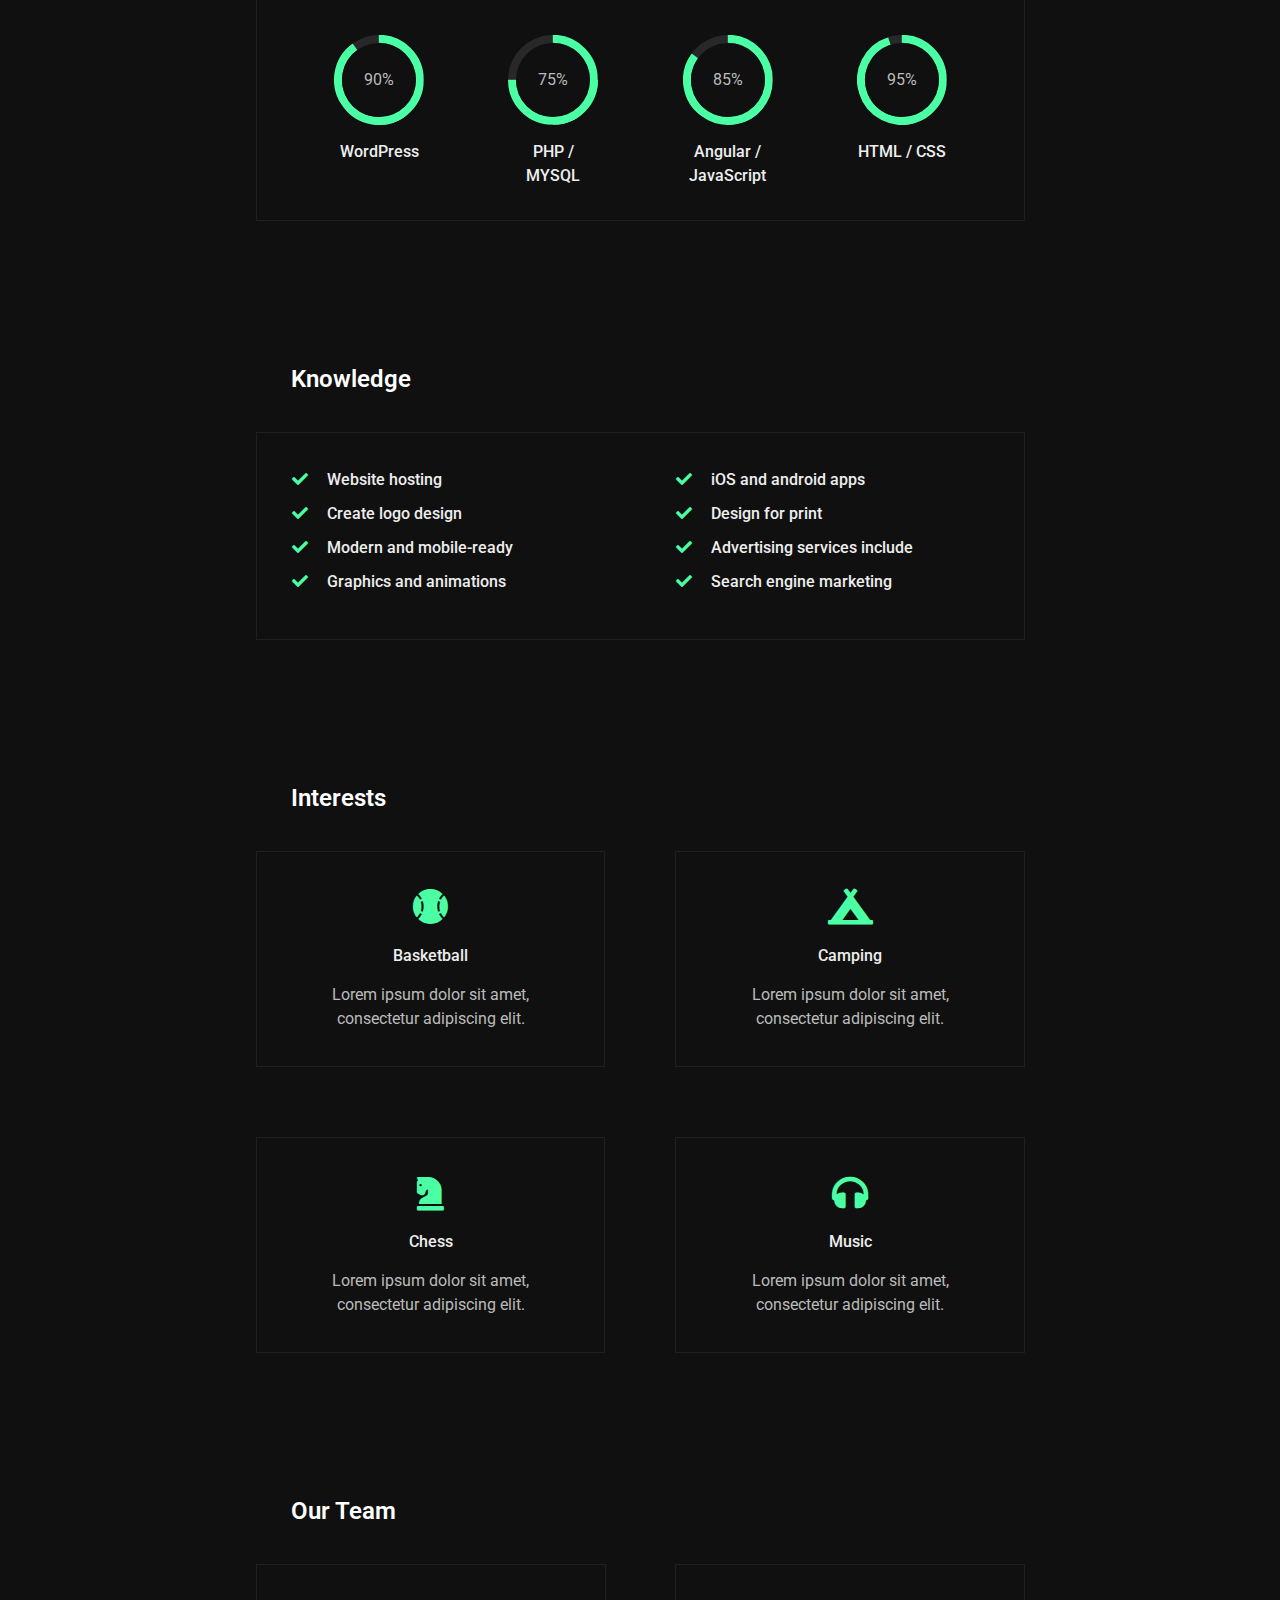
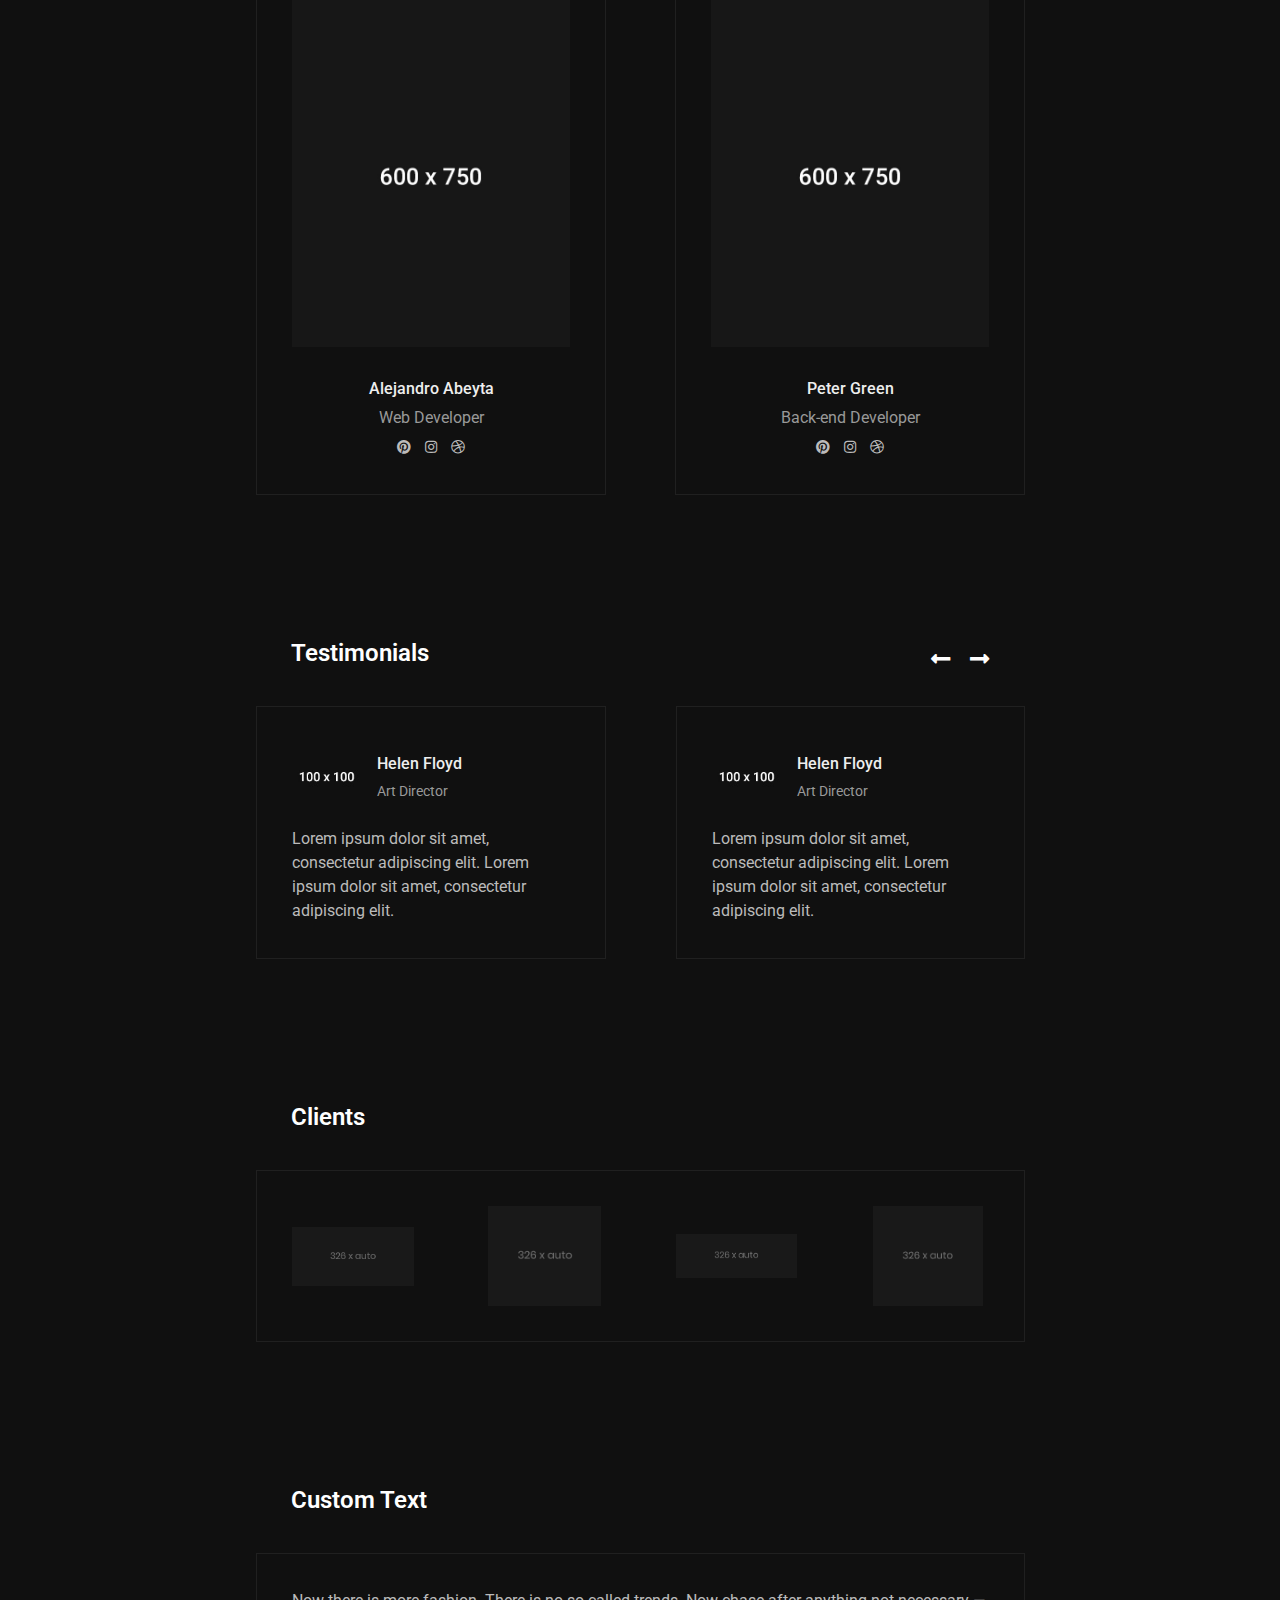
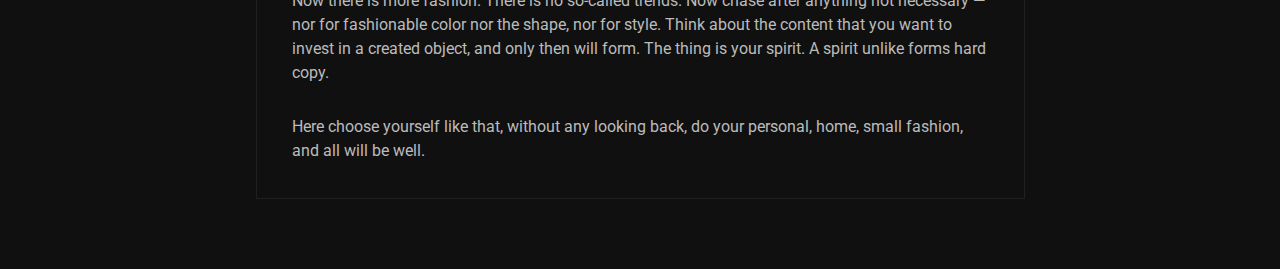
<file: resume_creative.html>
<!doctype html>
<html lang="en-US">
<head>

	<!-- Meta -->
	<meta charset="UTF-8">
	<meta name="viewport" content="width=device-width, initial-scale=1, maximum-scale=1" />
	<meta name="description" content="CV & Resume Template" />
	<meta name="keywords" content="vcard, resposnive, resume, personal, card, cv, cvio, portfolio" />
	<meta name="author" content="beshleyua" />

	<!-- Title -->
	<title>Cvio - Resume/CV Template</title>

	<!-- Fonts -->
	<link href="https://fonts.googleapis.com/css?family=Roboto:100,100i,300,300i,400,400i,500,500i,700,700i,900,900i&display=swap&subset=cyrillic" rel="stylesheet">

	<!-- Styles -->
	<link rel="stylesheet" href="css/basic.css" />
	<link rel="stylesheet" href="css/layout.css" />
	<link rel="stylesheet" href="css/magnific-popup.css" />
	<link rel="stylesheet" href="css/animate.css" />
	<link rel="stylesheet" href="css/jarallax.css" />
	<link rel="stylesheet" href="css/swiper.css" />
	<link rel="stylesheet" href="css/fontawesome.css" />
	<link rel="stylesheet" href="css/brands.css" />
	<link rel="stylesheet" href="css/solid.css" />

	<!-- Theme Colors
	<link rel="stylesheet" href="css/theme-colors/blue.css" />
	<link rel="stylesheet" href="css/theme-colors/green.css" />
	<link rel="stylesheet" href="css/theme-colors/orange.css" />
	<link rel="stylesheet" href="css/theme-colors/brown.css" />
	<link rel="stylesheet" href="css/theme-colors/purple.css" />
	<link rel="stylesheet" href="css/theme-colors/red.css" />
	<link rel="stylesheet" href="css/theme-colors/beige.css" />
	<link rel="stylesheet" href="css/theme-colors/green_light.css" />
	<link rel="stylesheet" href="css/theme-colors/yellow.css" />
	<link rel="stylesheet" href="css/theme-colors/yellow_light.css" />
	-->
		
	<!--[if lt IE 9]>
	<script src="http://css3-mediaqueries-js.googlecode.com/svn/trunk/css3-mediaqueries.js"></script>
	<script src="http://html5shim.googlecode.com/svn/trunk/html5.js"></script>
	<![endif]-->

	<link rel="shortcut icon" href="images/favicons/favicon.ico">

</head>

<body>

	<!-- Preloader -->
	<div class="preloader">
		<div class="centrize full-width">
			<div class="vertical-center">
				<div class="spinner">
					<div class="double-bounce1"></div>
					<div class="double-bounce2"></div>
				</div>
			</div>
		</div>
	</div>
	
	<!-- Container -->
	<div class="container">

		<!-- Cursor -->
		<div class="cursor-follower"></div>
	
		<!-- Header -->
		<header class="header">
			<div class="head-top">

				<!-- menu button -->
				<a href="#" class="menu-btn"><span></span></a>

				<!-- logo -->
				<div class="logo hover-masks-logo">
					<a href="#">
						<span class="mask-lnk">Alejandro <strong>Abeyta</strong></span>
						<span class="mask-lnk mask-lnk-hover">Download <strong>CV</strong></span>
					</a>
				</div>
				
				<!-- top menu -->						
				<div class="top-menu hover-masks">
					<div class="top-menu-nav">	
						<div class="menu-topmenu-container">
							<ul class="menu">
								<li class="menu-item menu-item-has-children">
									<a href="index.html">Home</a>
									<ul class="sub-menu">
										<li class="menu-item"><a href="index.html">Home Default</a></li>
										<li class="menu-item"><a href="index_creative.html">Home Creative</a></li>
										<li class="menu-item"><a href="index_slider.html">Home Slider</a></li>
										<li class="menu-item"><a href="index_personal.html">Home Personal</a></li>
										<li class="menu-item"><a href="index_onepage.html" target="blank">Home OnePage</a></li>
										<li class="menu-item"><a href="index_image.html">Home Image</a></li>
										<li class="menu-item"><a href="index_video.html">Home Video</a></li>
									</ul>
								</li>
								<li class="menu-item menu-item-has-children current-menu-item">
									<a href="resume.html">Resume</a>
									<ul class="sub-menu">
										<li class="menu-item"><a href="resume.html">Resume Default</a></li>
										<li class="menu-item"><a href="resume_image.html">Resume Image</a></li>
										<li class="menu-item current-menu-item"><a href="resume_creative.html">Resume Creative</a></li>
									</ul>
								</li>
								<li class="menu-item menu-item-has-children">
									<a href="works.html">Works</a>
									<ul class="sub-menu">
										<li class="menu-item"><a href="works.html">Works Default</a></li>
										<li class="menu-item"><a href="works_creative.html">Works Creative</a></li>
										<li class="menu-item"><a href="work_single.html">Work Single</a></li>
										<li class="menu-item"><a href="work_single_image.html">Work Single Image</a></li>
										<li class="menu-item"><a href="work_single_creative.html">Work Single Creative</a></li>
									</ul>
								</li>
								<li class="menu-item menu-item-has-children">
									<a href="contacts.html">Contact</a>
									<ul class="sub-menu">
										<li class="menu-item"><a href="contacts.html">Contact Default</a></li>
										<li class="menu-item"><a href="contacts_map.html">Contact Map</a></li>
										<li class="menu-item"><a href="contacts_image.html">Contact Image</a></li>
										<li class="menu-item"><a href="contacts_creative.html">Contact Creative</a></li>
									</ul>
								</li>
							</ul>
						</div>
					</div>
				</div>

			</div>
		</header>
		
		<!-- Wrapper -->
		<div class="wrapper">

			<!-- Section Started -->
			<div class="section started layout-creative" id="section-started">

				<!-- background -->
				<div class="video-bg">
					<div class="video-bg-mask"></div>
					<div class="video-bg-texture" id="grained_container"></div>
				</div>

				<!-- started content -->
				<div class="centrize full-width">
					<div class="vertical-center">
						<div class="started-content">
							<h1 class="h-title">Resume</h1>
							<div class="h-subtitles">
								<div class="h-subtitle typing-bread">
									<p class="breadcrumbs">
										<a href="index.html">Home</a> / Resume
									</p>
								</div>
								<span class="typed-bread"></span>
							</div>
						</div>
					</div>
				</div>

				<!-- mosue button -->
				<a href="#" class="mouse_btn" style="display: none;"><span class="icon fas fa-chevron-down"></span></a>

			</div>

			<!-- Section About -->
			<div class="section about" id="section-about">
				<div class="content content-box">

					<!-- image -->
					<div class="image">
						<img src="images/man2.jpg" alt="" />
					</div>

					<!-- desc -->
					<div class="desc">
						<p>Hello! I’m Daniel Curry. Web designer from USA, California, San Francisco. I have rich experience in web site design and building, also I am good at wordpress. I love to talk with you about our unique.</p>
						<div class="info-list">
							<ul>
								<li><strong>Age:</strong> 24</li>
								<li><strong>Residence:</strong> USA</li>
								<li><strong>Freelance:</strong> Available</li>
								<li><strong>Address:</strong> San Francisco</li>
								<li><strong>Phone:</strong> +1 256 254 84 56</li>
								<li><strong>E-mail:</strong> alejandroa@gmail.com</li>
							</ul>
						</div>
						<div class="bts">
							<a href="#" class="btn hover-animated">
								<span class="circle"></span>
								<span class="lnk">Download CV</span>
							</a>
						</div>
					</div>

					<div class="clear"></div>
				</div>
			</div>

			<!-- Section Service -->
			<div class="section service" id="section-services">
				<div class="content">

					<!-- title -->
					<div class="title">
						<div class="title_inner">Services</div>
					</div>

					<!-- service items -->
					<div class="service-items">

						<div class="service-col">
							<div class="service-item content-box">
								<div class="icon"><span class="fas fa-code"></span></div>
								<div class="name">Web Development</div>
								<div class="text">Modern and mobile-ready website that will help you reach all of your marketing.</div>
							</div>
						</div>
						
						<div class="service-col">
							<div class="service-item content-box">
								<div class="icon"><span class="fas fa-music"></span></div>
								<div class="name">Music Writing</div>
								<div class="text">Music copying, writing, creating, transcription, arranging and services.</div>
							</div>
						</div>

						<div class="service-col">
							<div class="service-item content-box">
								<div class="icon"><span class="fas fa-ad"></span></div>
								<div class="name">Advetising</div>
								<div class="text">Advertising services include television, radio, print, mail, and web apps.</div>
							</div>
						</div>

						<div class="service-col">
							<div class="service-item content-box">
								<div class="icon"><span class="fas fa-gamepad"></span></div>
								<div class="name">Game Development</div>
								<div class="text">Developing memorable and unique mobile android, ios and video games.</div>
							</div>
						</div>

						<div class="service-col">
							<div class="service-item content-box">
								<div class="icon"><span class="fas fa-camera"></span></div>
								<div class="name">Photography</div>
								<div class="text">Our in-house photography services team made up of professional photographers.</div>
							</div>
						</div>

						<div class="service-col">
							<div class="service-item content-box">
								<div class="icon"><span class="fas fa-mobile-alt"></span></div>
								<div class="name">Android Application</div>
								<div class="text">Games, playing music, handle network transactions, interacting content etc.</div>
							</div>
						</div>

					</div>

					<div class="clear"></div>
				</div>
			</div>

			<!-- Section Pricing -->
			<div class="section pricing" id="section-pricing">
				<div class="content">

					<!-- title -->
					<div class="title">
						<div class="title_inner">Pricing Table</div>
					</div>

					<!-- pricing items -->
					<div class="pricing-items">

						<div class="pricing-col">
							<div class="pricing-item content-box">
								<div class="icon">
									<span class="fas fa-star"></span>
								</div>
								<div class="name">Basic</div>
								<div class="amount">
									<span class="number">
										<span class="dollar">$</span>
										<span>39</span>
										<span class="period">hour</span>
									</span>
								</div>
								<div class="feature-list">
									<ul>
										<li>Web Development</li>
										<li>Advetising</li>
										<li>Game Development</li>
										<li class="disable">Music Writing</li>
										<li class="disable">Photography</li>
									</ul>
								</div>
								<div class="bts">
									<a href="#" class="btn hover-animated">
										<span class="circle"></span>
										<span class="lnk">Buy Now</span>
									</a>
								</div>
							</div>
						</div>

						<div class="pricing-col">
							<div class="pricing-item content-box">
								<div class="icon">
									<span class="fas fa-rocket"></span>
								</div>
								<div class="name">Premium</div>
								<div class="amount">
									<span class="number">
										<span class="dollar">$</span>
										<span>59</span>
										<span class="period">hour</span>
									</span>
								</div>
								<div class="feature-list">
									<ul>
										<li>Web Development</li>
										<li>Advetising</li>
										<li>Game Development</li>
										<li>Music Writing</li>
										<li>Photography <strong>new</strong></li>
									</ul>
								</div>
								<div class="bts">
									<a href="#" class="btn hover-animated">
										<span class="circle"></span>
										<span class="lnk">Buy Now</span>
									</a>
								</div>
							</div>
						</div>

					</div>

				</div>
			</div>

			<!-- Section Resume -->
			<div class="section resume" id="section-history">
				<div class="content">
					<div class="cols">

						<div class="col col-md">

							<!-- title -->
							<div class="title">
								<div class="title_inner">Experience</div>
							</div>
							
							<!-- resume items -->
							<div class="resume-items">
								
								<div class="resume-item content-box active">
									<div class="date">2013 - Present</div>
									<div class="name">Art Director - Facebook Inc.</div>
									<div class="text">Collaborate with creative and development teams on the execution of ideas.</div>
								</div>

								<div class="resume-item content-box">
									<div class="date">2011 - 2012</div>
									<div class="name">Front-End Developer - Google Inc.</div>
									<div class="text">Monitored technical aspects of the front-end delivery for projects.</div>
								</div>

								<div class="resume-item content-box">
									<div class="date">2009 - 2010</div>
									<div class="name">Senior Developer - ABC Inc.</div>
									<div class="text">Optimize your website and apps performance using latest technology.</div>
								</div>

							</div>

						</div>
						
						<div class="col col-md">

							<!-- title -->
							<div class="title">
								<div class="title_inner">Education</div>
							</div>
							
							<!-- resume items -->
							<div class="resume-items">

								<div class="resume-item content-box">
									<div class="date">2006 - 2008</div>
									<div class="name">Art University - New York</div>
									<div class="text">Bachelors Degree in Computer Science ABC Technical Institute, Jefferson, Missouri.</div>
								</div>

								<div class="resume-item content-box">
									<div class="date">2005 - 2006</div>
									<div class="name">Programming Course - Paris</div>
									<div class="text">Coursework - Git, WordPress, Javascript, iOS, Android, CSS, and JavaScript.</div>
								</div>

								<div class="resume-item content-box">
									<div class="date">2004 - 2005</div>
									<div class="name">Web Design Course - London</div>
									<div class="text">Converted Photoshop layouts to web pages using HTML, CSS, and JavaScript.</div>
								</div>

							</div>
						</div>

					</div>
				</div>
			</div>

			<!-- Section Design Skills -->
			<div class="section skills" id="section-skills">
				<div class="content">

					<!-- title -->
					<div class="title">
						<div class="title_inner">Design Skills</div>
					</div>

					<!-- skills items -->
					<div class="skills percent content-box">
						<ul>
							<li> 
								<div class="name">Web Design</div>
								<div class="progress ">
									<div class="percentage" style="width: 90%;">
										<span class="percent">90%</span>
									</div>
								</div>
							</li>
							<li> 
								<div class="name">Illustrations</div>
								<div class="progress ">
									<div class="percentage" style="width: 70%;">
										<span class="percent">70%</span>
									</div>
								</div>
							</li>
							<li> 
								<div class="name">Photoshop</div>
								<div class="progress ">
									<div class="percentage" style="width: 95%;">
										<span class="percent">95%</span>
									</div>
								</div>
							</li>
							<li>
								<div class="name">Graphic Design</div>
								<div class="progress ">
									<div class="percentage" style="width: 85%;">
										<span class="percent">85%</span>
									</div>
								</div>
							</li>
						</ul>
					</div>

				</div>
			</div>

			<!-- Section Languages Skills -->
			<div class="section skills" id="section-skills-lang">
				<div class="content">

					<!-- title -->
					<div class="title">
						<div class="title_inner">Languages Skills</div>
					</div>

					<!-- skills items -->
					<div class="skills dotted content-box">
						<ul>
							<li> 
								<div class="name">English</div>
								<div class="progress">
									<div class="percentage" style="width: 90%;">
										<span class="percent">90%</span>
									</div>
								</div>
							</li>
							<li> 
								<div class="name">German</div>
								<div class="progress">
									<div class="percentage" style="width: 70%;">
										<span class="percent">70%</span>
									</div>
								</div>
							</li>
							<li> 
								<div class="name">Italian</div>
								<div class="progress">
									<div class="percentage" style="width: 55%;">
										<span class="percent">55%</span>
									</div>
								</div>
							</li>
							<li> 
								<div class="name">French</div>
								<div class="progress">
									<div class="percentage" style="width: 85%;">
										<span class="percent">85%</span>
									</div>
								</div>
							</li>
						</ul>
					</div>
				</div>

			</div>

			<!-- Section Coding Skills -->
			<div class="section skills" id="section-skills-code">
				<div class="content">
					
					<!-- title -->
					<div class="title">
						<div class="title_inner">Coding Skills</div>
					</div>

					<!-- skills items -->
					<div class="skills circles content-box">
						<ul>
							<li> 
								<div class="name">WordPress</div>
								<div class="progress p90"> <!-- p90 = 90% circle fill color -->
									<div class="percentage">
										<span class="percent">90%</span>
									</div>
									<span>90%</span>
								</div>
							</li>
							<li> 
								<div class="name">PHP / MYSQL</div>
								<div class="progress p75"> <!-- p75 = 75% circle fill color -->
									<div class="percentage">
										<span class="percent">75%</span>
									</div>
									<span>75%</span>
								</div>
							</li>
							<li> 
								<div class="name">Angular / JavaScript</div>
								<div class="progress p85"> <!-- p85 = 85% circle fill color -->
									<div class="percentage">
										<span class="percent">85%</span>
									</div>
									<span>85%</span>
								</div>
							</li>
							<li> 
								<div class="name">HTML / CSS</div>
								<div class="progress p95"> <!-- p95 = 95% circle fill color -->
									<div class="percentage">
										<span class="percent">95%</span>
									</div>
									<span>95%</span>
								</div>
							</li>
						</ul>
					</div>

				</div>
			</div>

			<!-- Section Knowladge Skills -->
			<div class="section skills" id="section-skills-know">
				<div class="content">

					<!-- title -->
					<div class="title">
						<div class="title_inner">Knowledge</div>
					</div>

					<!-- skills -->
					<div class="skills list content-box">
						<ul>
							<li> 
								<div class="name">Website hosting</div>
							</li>
							<li> 
								<div class="name">iOS and android apps</div>
							</li>
							<li> 
								<div class="name">Create logo design</div>
							</li>
							<li> 
								<div class="name">Design for print</div>
							</li>
							<li> 
								<div class="name">Modern and mobile-ready</div>
							</li>
							<li> 
								<div class="name">Advertising services include</div>
							</li>
							<li> 
								<div class="name">Graphics and animations</div>
							</li>
							<li> 
								<div class="name">Search engine marketing</div>
							</li>
						</ul>
					</div>

				</div>
			</div>

			<!-- Section Interests -->
			<div class="section service" id="section-interests">
				<div class="content">

					<!-- title -->
					<div class="title">
						<div class="title_inner">Interests</div>
					</div>

					<!-- interests items -->
					<div class="service-items">

						<div class="service-col">
							<div class="service-item content-box">
								<div class="icon"><span class="fas fa-baseball-ball"></span></div>
								<div class="name">Basketball</div>
								<div class="text">Lorem ipsum dolor sit amet, consectetur adipiscing elit.</div>
							</div>
						</div>

						<div class="service-col">
							<div class="service-item content-box">
								<div class="icon"><span class="fas fa-campground"></span></div>
								<div class="name">Camping</div>
								<div class="text">Lorem ipsum dolor sit amet, consectetur adipiscing elit.</div>
							</div>
						</div>

						<div class="service-col">
							<div class="service-item content-box">
								<div class="icon"><span class="fas fa-chess-knight"></span></div>
								<div class="name">Chess</div>
								<div class="text">Lorem ipsum dolor sit amet, consectetur adipiscing elit.</div>
							</div>
						</div>

						<div class="service-col">
							<div class="service-item content-box">
								<div class="icon"><span class="fas fa-headphones"></span></div>
								<div class="name">Music</div>
								<div class="text">Lorem ipsum dolor sit amet, consectetur adipiscing elit.</div>
							</div>
						</div>

					</div>

					<div class="clear"></div>
				</div>
			</div>

			<!-- Section Team -->
			<div class="section team" id="section-team">
				<div class="content">

					<!-- title -->
					<div class="title">
						<div class="title_inner">Our Team</div>
					</div>

					<!-- team items -->
					<div class="team-items">

						<div class="team-col">
							<div class="team-item content-box">
								<div class="image">
									<img src="images/team1.jpg" alt="" />
								</div>
								<div class="desc">
									<div class="name">Alejandro Abeyta</div>
									<div class="category">Web Developer</div>
									<div class="soc">
										<a target="_blank" href="https://www.pinterest.com/">
											<span class="icon fab fa-pinterest"></span>
										</a>
										<a target="_blank" href="https://www.instagram.com/">
											<span class="icon fab fa-instagram"></span>
										</a>
										<a target="_blank" href="https://dribbble.com/">
											<span class="icon fab fa-dribbble"></span>
										</a>
									</div>
								</div>
							</div>
						</div>

						<div class="team-col">
							<div class="team-item content-box">
								<div class="image">
									<img src="images/team2.jpg" alt="" />
								</div>
								<div class="desc">
									<div class="name">Peter Green</div>
									<div class="category">Back-end Developer</div>
									<div class="soc">
										<a target="_blank" href="https://www.pinterest.com/">
											<span class="icon fab fa-pinterest"></span>
										</a>
										<a target="_blank" href="https://www.instagram.com/">
											<span class="icon fab fa-instagram"></span>
										</a>
										<a target="_blank" href="https://dribbble.com/">
											<span class="icon fab fa-dribbble"></span>
										</a>
									</div>
								</div>
							</div>
						</div>

					</div>
					
				</div>
			</div>

			<!-- Section Testimonials -->
			<div class="section testimonials" id="section-testimonials">
				<div class="content">

					<!-- title -->
					<div class="title">
						<div class="title_inner">Testimonials</div>
					</div>

					<!-- testimonials items -->
					<div class="reviews-carousel">
						<div class="swiper-container">
							<div class="swiper-wrapper">

								<div class="swiper-slide">
									<div class="reviews-item content-box">
										<div class="image">
											<img src="images/rev1.jpg" alt="">
										</div>
										<div class="info">
											<div class="name">Helen Floyd</div>
											<div class="company">Art Director</div>
										</div>
										<div class="text">
											Lorem ipsum dolor sit amet, consectetur adipiscing elit. Lorem ipsum dolor sit amet, consectetur adipiscing elit.
										</div>
									</div>
								</div>

								<div class="swiper-slide">
									<div class="reviews-item content-box">
										<div class="image">
											<img src="images/rev1.jpg" alt="">
										</div>
										<div class="info">
											<div class="name">Helen Floyd</div>
											<div class="company">Art Director</div>
										</div>
										<div class="text">
											Lorem ipsum dolor sit amet, consectetur adipiscing elit. Lorem ipsum dolor sit amet, consectetur adipiscing elit.
										</div>
									</div>
								</div>

							</div>
						</div>

						<!-- navigation -->
						<div class="swiper-nav">
							<a class="prev swiper-button-prev fas fa-long-arrow-alt-left"></a>
							<a class="next swiper-button-next fas fa-long-arrow-alt-right"></a>
						</div>

					</div>
					
				</div>
			</div>

			<!-- Section Clients -->
			<div class="section clients" id="section-clients">
				<div class="content">

					<!-- title -->
					<div class="title">
						<div class="title_inner">Clients</div>
					</div>

					<!-- clients items -->
					<div class="content-box">
						<div class="clients-items">

							<div class="clients-col">
								<div class="clients-item">
									<a target="_blank" href="#">
										<img src="images/client1.png" alt="" />
									</a>
								</div>
							</div>

							<div class="clients-col">
								<div class="clients-item">
									<a target="_blank" href="#">
										<img src="images/client3.png" alt="" />
									</a>
								</div>
							</div>

							<div class="clients-col">
								<div class="clients-item">
									<a target="_blank" href="#">
										<img src="images/client2.png" alt="" />
									</a>
								</div>
							</div>

							<div class="clients-col">
								<div class="clients-item">
									<a target="_blank" href="#">
										<img src="images/client4.png" alt="" />
									</a>
								</div>
							</div>

						</div>
					</div>
					
					<div class="clear"></div>
				</div>
			</div>

			<!-- Section Custom Text -->
			<div class="section custom-text" id="section-custom-text">
				<div class="content">

					<!-- title -->
					<div class="title">
						<div class="title_inner">Custom Text</div>
					</div>

					<!-- clients items -->
					<div class="content-box">
						<div class="single-post-text">
							<p>
								Now there is more fashion. There is no so-called trends. Now chase after anything not necessary — nor for fashionable color nor the shape, nor for style. Think about the content that you want to invest in a created object, and only then will form. The thing is your spirit. A spirit unlike forms hard copy.
							</p>
							<p>
								Here choose yourself like that, without any looking back, do your personal, home, small fashion, and all will be well.
							</p>
						</div>
					</div>
					
					<div class="clear"></div>
				</div>
			</div>

		</div>
		
		<!-- Footer -->
		<footer class="footer">
			<div class="copy">
				<p>E: alejandroa@gmail.com</p>
				<p>T: +1 (234) 567 80 98</p>
			</div>
			<div class="soc-box">
				<div class="follow-label">Follow Me</div>
				<div class="soc">
					<a target="_blank" href="https://www.pinterest.com/">
						<span class="icon fab fa-pinterest"></span>
					</a>
					<a target="_blank" href="https://www.instagram.com/">
						<span class="icon fab fa-instagram"></span>
					</a>
					<a target="_blank" href="https://dribbble.com/">
						<span class="icon fab fa-dribbble"></span>
					</a>
				</div>
			</div>
			<div class="clear"></div>
		</footer>

		<!-- Lines -->
		<div class="lines">
			<div class="line-col"></div>
			<div class="line-col"></div>
			<div class="line-col"></div>
			<div class="line-col"></div>
			<div class="line-col"></div>
		</div>
		
	</div>

	<!-- Scripts -->
	<script src="js/jquery.min.js"></script>
	<script src="js/jquery.validate.js"></script>
	<script src="js/magnific-popup.js"></script>
	<script src="js/simpleParallax.js"></script>
	<script src="js/typed.js"></script>
	<script src="js/jarallax.js"></script>
	<script src="js/jarallax-video.js"></script>
	<script src="js/jarallax-element.js"></script>
	<script src="js/imagesloaded.pkgd.js"></script>
	<script src="js/isotope.pkgd.js"></script>
	<script src="js/swiper.js"></script>
	<script src="js/grained.js"></script>
	<script src="js/scripts.js"></script>

</body>
</html>
</file>
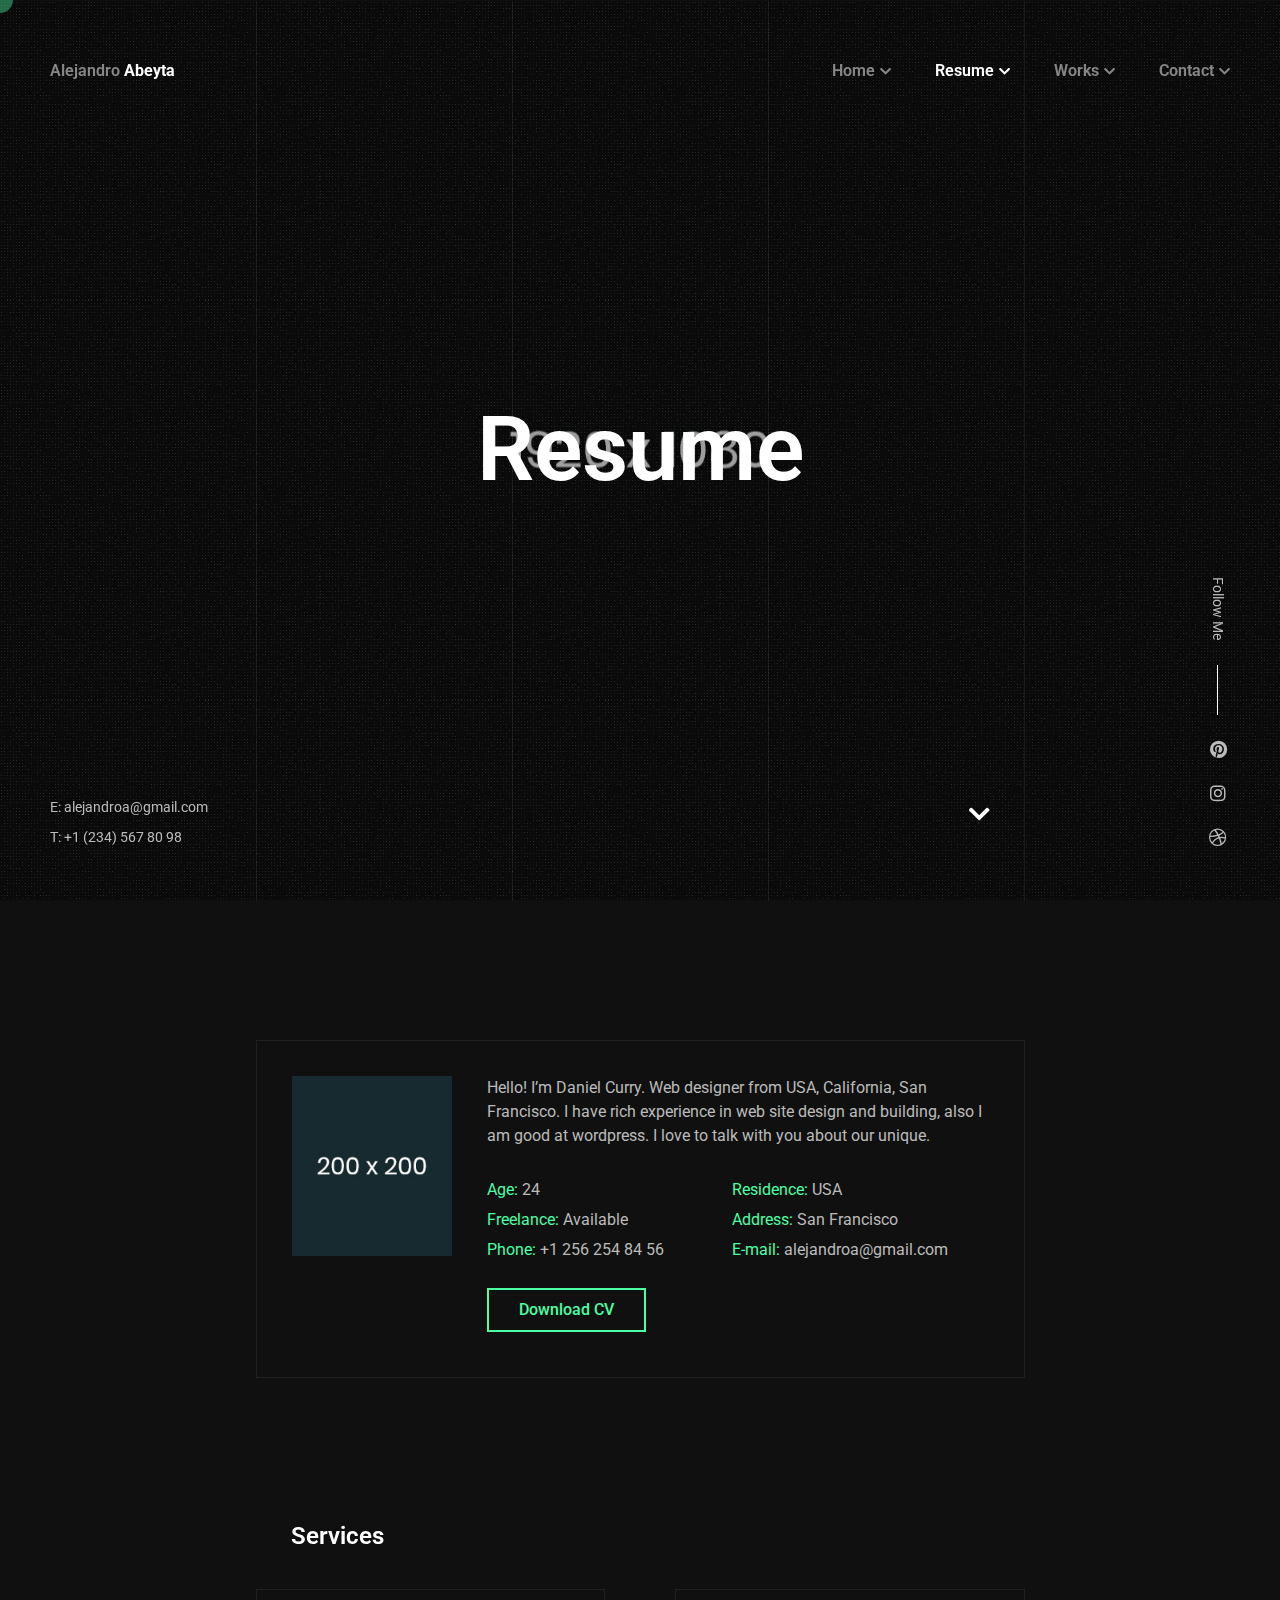
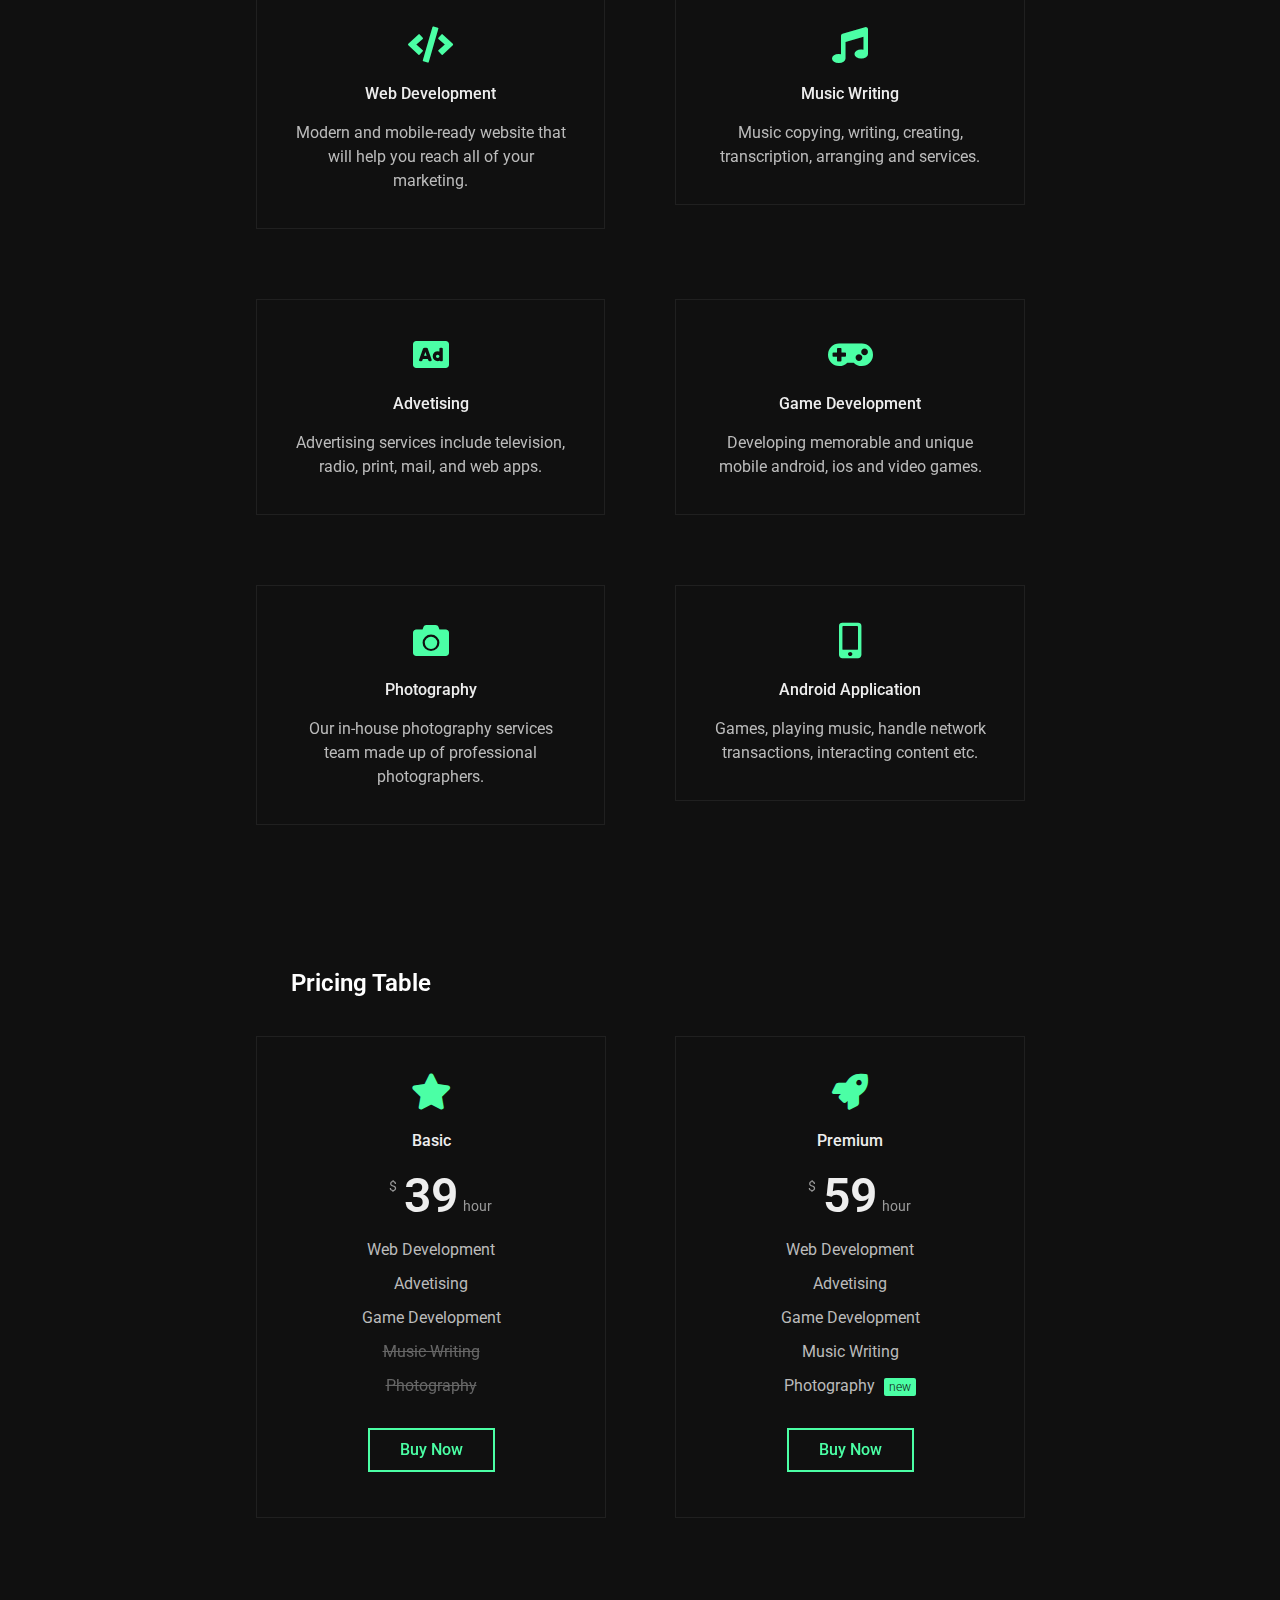
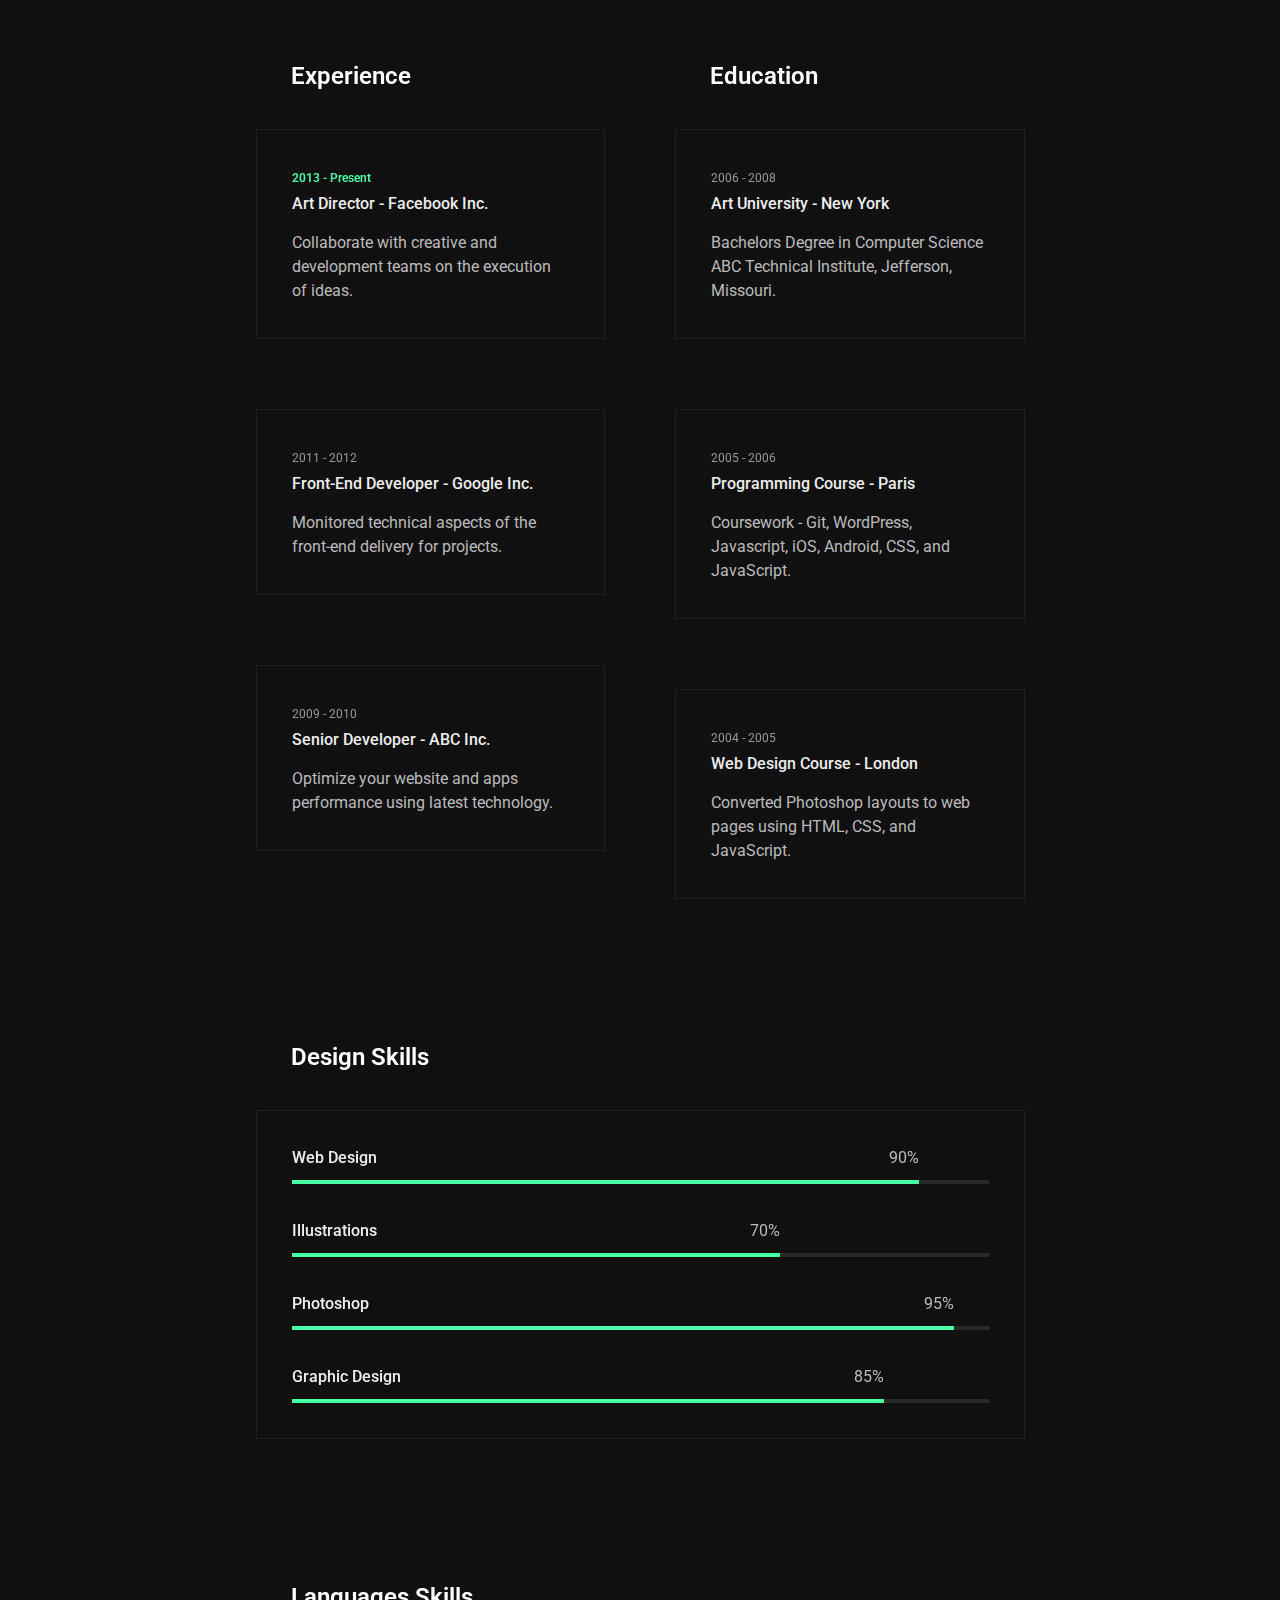
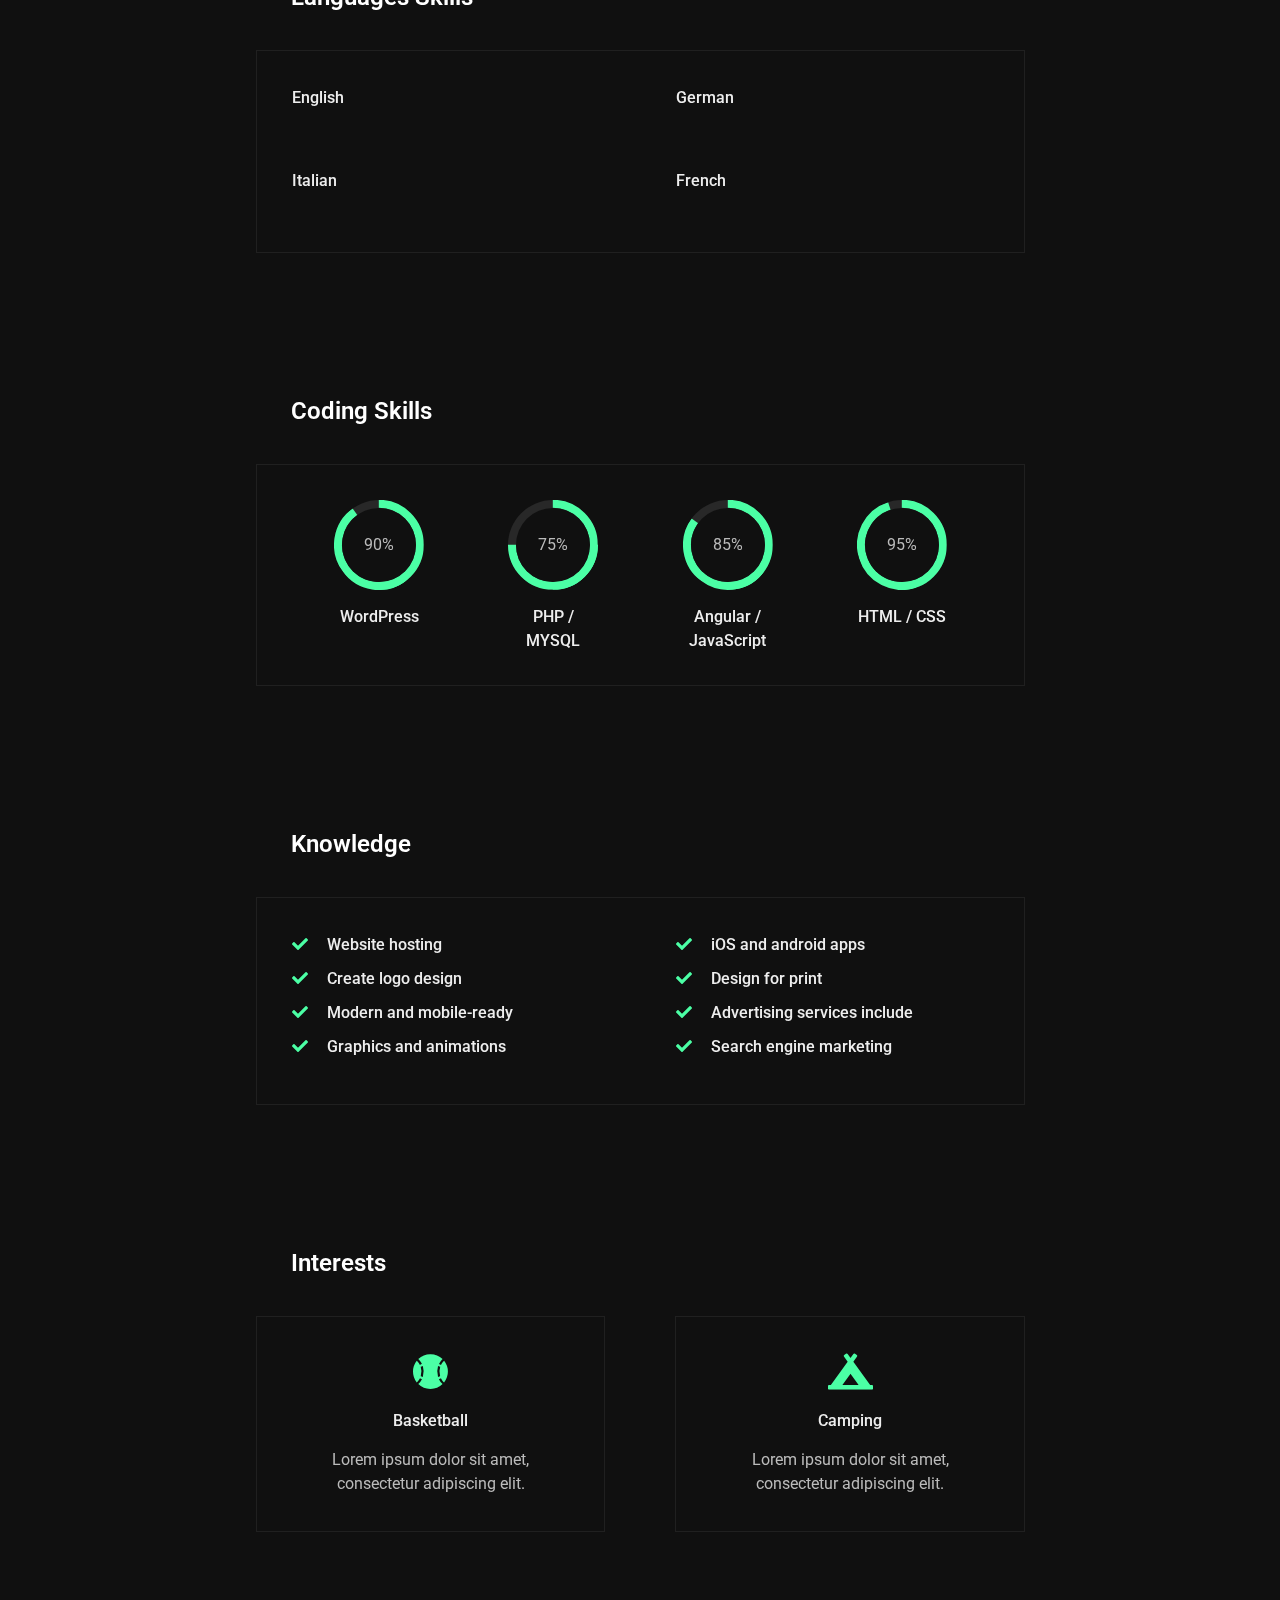
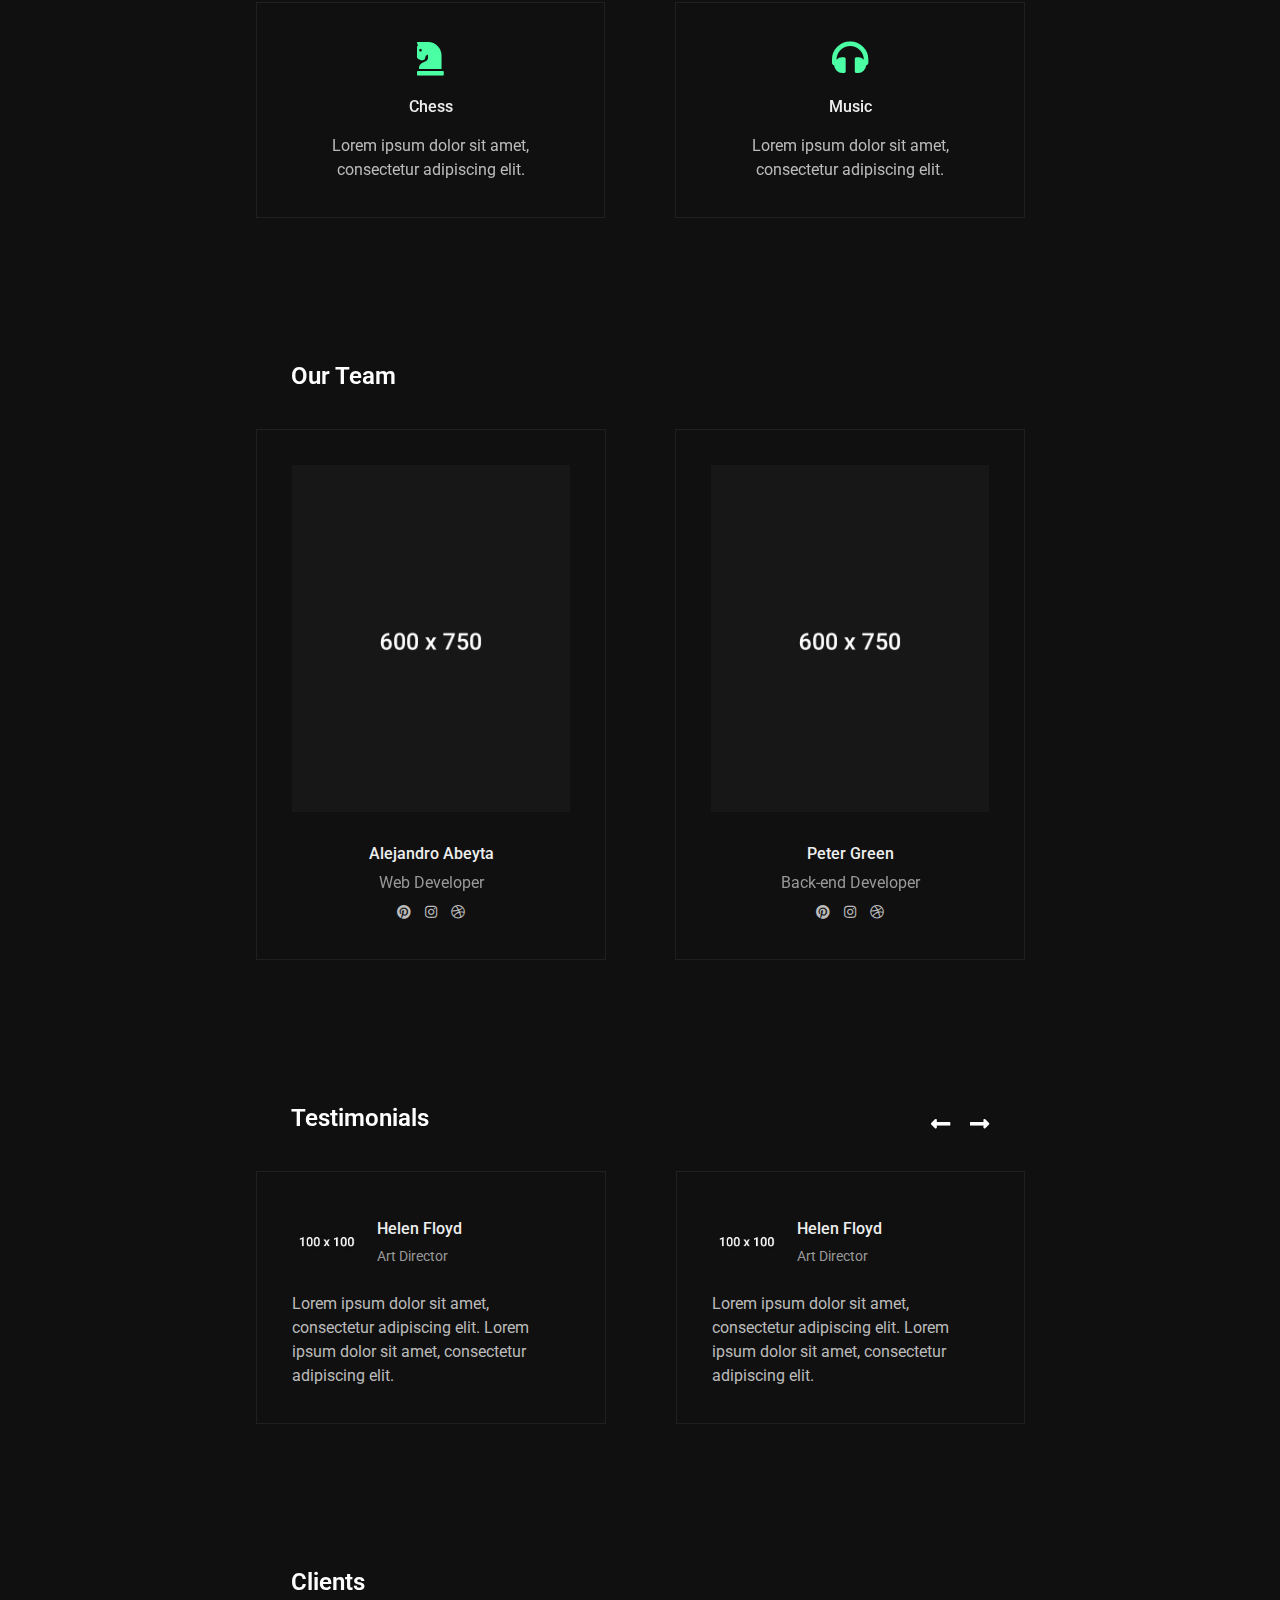
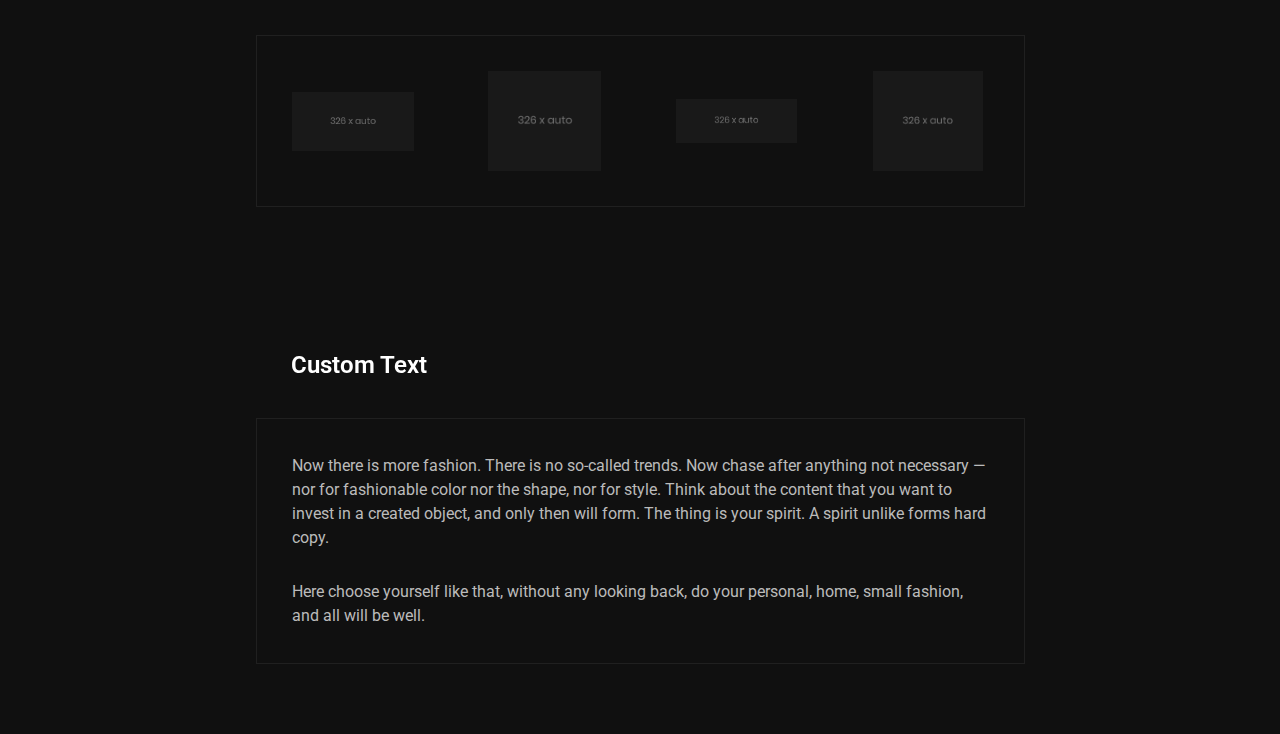
<file: resume_image.html>
<!doctype html>
<html lang="en-US">
<head>

	<!-- Meta -->
	<meta charset="UTF-8">
	<meta name="viewport" content="width=device-width, initial-scale=1, maximum-scale=1" />
	<meta name="description" content="CV & Resume Template" />
	<meta name="keywords" content="vcard, resposnive, resume, personal, card, cv, cvio, portfolio" />
	<meta name="author" content="beshleyua" />

	<!-- Title -->
	<title>Cvio - Resume/CV Template</title>

	<!-- Fonts -->
	<link href="https://fonts.googleapis.com/css?family=Roboto:100,100i,300,300i,400,400i,500,500i,700,700i,900,900i&display=swap&subset=cyrillic" rel="stylesheet">

	<!-- Styles -->
	<link rel="stylesheet" href="css/basic.css" />
	<link rel="stylesheet" href="css/layout.css" />
	<link rel="stylesheet" href="css/magnific-popup.css" />
	<link rel="stylesheet" href="css/animate.css" />
	<link rel="stylesheet" href="css/jarallax.css" />
	<link rel="stylesheet" href="css/swiper.css" />
	<link rel="stylesheet" href="css/fontawesome.css" />
	<link rel="stylesheet" href="css/brands.css" />
	<link rel="stylesheet" href="css/solid.css" />

	<!-- Theme Colors
	<link rel="stylesheet" href="css/theme-colors/blue.css" />
	<link rel="stylesheet" href="css/theme-colors/green.css" />
	<link rel="stylesheet" href="css/theme-colors/orange.css" />
	<link rel="stylesheet" href="css/theme-colors/brown.css" />
	<link rel="stylesheet" href="css/theme-colors/purple.css" />
	<link rel="stylesheet" href="css/theme-colors/red.css" />
	<link rel="stylesheet" href="css/theme-colors/beige.css" />
	<link rel="stylesheet" href="css/theme-colors/green_light.css" />
	<link rel="stylesheet" href="css/theme-colors/yellow.css" />
	<link rel="stylesheet" href="css/theme-colors/yellow_light.css" />
	-->
		
	<!--[if lt IE 9]>
	<script src="http://css3-mediaqueries-js.googlecode.com/svn/trunk/css3-mediaqueries.js"></script>
	<script src="http://html5shim.googlecode.com/svn/trunk/html5.js"></script>
	<![endif]-->

	<link rel="shortcut icon" href="images/favicons/favicon.ico">

</head>

<body>

	<!-- Preloader -->
	<div class="preloader">
		<div class="centrize full-width">
			<div class="vertical-center">
				<div class="spinner">
					<div class="double-bounce1"></div>
					<div class="double-bounce2"></div>
				</div>
			</div>
		</div>
	</div>
	
	<!-- Container -->
	<div class="container">

		<!-- Cursor -->
		<div class="cursor-follower"></div>
	
		<!-- Header -->
		<header class="header">
			<div class="head-top">

				<!-- menu button -->
				<a href="#" class="menu-btn"><span></span></a>

				<!-- logo -->
				<div class="logo hover-masks-logo">
					<a href="#">
						<span class="mask-lnk">Alejandro <strong>Abeyta</strong></span>
						<span class="mask-lnk mask-lnk-hover">Download <strong>CV</strong></span>
					</a>
				</div>
				
				<!-- top menu -->						
				<div class="top-menu hover-masks">
					<div class="top-menu-nav">	
						<div class="menu-topmenu-container">
							<ul class="menu">
								<li class="menu-item menu-item-has-children">
									<a href="index.html">Home</a>
									<ul class="sub-menu">
										<li class="menu-item"><a href="index.html">Home Default</a></li>
										<li class="menu-item"><a href="index_creative.html">Home Creative</a></li>
										<li class="menu-item"><a href="index_slider.html">Home Slider</a></li>
										<li class="menu-item"><a href="index_personal.html">Home Personal</a></li>
										<li class="menu-item"><a href="index_onepage.html" target="blank">Home OnePage</a></li>
										<li class="menu-item"><a href="index_image.html">Home Image</a></li>
										<li class="menu-item"><a href="index_video.html">Home Video</a></li>
									</ul>
								</li>
								<li class="menu-item menu-item-has-children current-menu-item">
									<a href="resume.html">Resume</a>
									<ul class="sub-menu">
										<li class="menu-item"><a href="resume.html">Resume Default</a></li>
										<li class="menu-item current-menu-item"><a href="resume_image.html">Resume Image</a></li>
										<li class="menu-item"><a href="resume_creative.html">Resume Creative</a></li>
									</ul>
								</li>
								<li class="menu-item menu-item-has-children">
									<a href="works.html">Works</a>
									<ul class="sub-menu">
										<li class="menu-item"><a href="works.html">Works Default</a></li>
										<li class="menu-item"><a href="works_creative.html">Works Creative</a></li>
										<li class="menu-item"><a href="work_single.html">Work Single</a></li>
										<li class="menu-item"><a href="work_single_image.html">Work Single Image</a></li>
										<li class="menu-item"><a href="work_single_creative.html">Work Single Creative</a></li>
									</ul>
								</li>
								<li class="menu-item menu-item-has-children">
									<a href="contacts.html">Contact</a>
									<ul class="sub-menu">
										<li class="menu-item"><a href="contacts.html">Contact Default</a></li>
										<li class="menu-item"><a href="contacts_map.html">Contact Map</a></li>
										<li class="menu-item"><a href="contacts_image.html">Contact Image</a></li>
										<li class="menu-item"><a href="contacts_creative.html">Contact Creative</a></li>
									</ul>
								</li>
							</ul>
						</div>
					</div>
				</div>

			</div>
		</header>
		
		<!-- Wrapper -->
		<div class="wrapper">

			<!-- Section Started -->
			<div class="section started section-title" id="section-started">

				<!-- background -->
				<div class="video-bg jarallax" style="background-image: url(images/resume_bg.jpg);">
					<div class="video-bg-mask"></div>
					<div class="video-bg-texture" id="grained_container"></div>
				</div>

				<!-- started content -->
				<div class="centrize full-width">
					<div class="vertical-center">
						<div class="started-content">
							<h1 class="h-title">Resume</h1>
							<div class="h-subtitles">
								<div class="h-subtitle typing-bread">
									<p class="breadcrumbs">
										<a href="index.html">Home</a> / Resume
									</p>
								</div>
								<span class="typed-bread"></span>
							</div>
						</div>
					</div>
				</div>

				<!-- mosue button -->
				<a href="#" class="mouse_btn" style="display: none;"><span class="icon fas fa-chevron-down"></span></a>

			</div>

			<!-- Section About -->
			<div class="section about" id="section-about">
				<div class="content content-box">

					<!-- image -->
					<div class="image">
						<img src="images/man2.jpg" alt="" />
					</div>

					<!-- desc -->
					<div class="desc">
						<p>Hello! I’m Daniel Curry. Web designer from USA, California, San Francisco. I have rich experience in web site design and building, also I am good at wordpress. I love to talk with you about our unique.</p>
						<div class="info-list">
							<ul>
								<li><strong>Age:</strong> 24</li>
								<li><strong>Residence:</strong> USA</li>
								<li><strong>Freelance:</strong> Available</li>
								<li><strong>Address:</strong> San Francisco</li>
								<li><strong>Phone:</strong> +1 256 254 84 56</li>
								<li><strong>E-mail:</strong> alejandroa@gmail.com</li>
							</ul>
						</div>
						<div class="bts">
							<a href="#" class="btn hover-animated">
								<span class="circle"></span>
								<span class="lnk">Download CV</span>
							</a>
						</div>
					</div>

					<div class="clear"></div>
				</div>
			</div>

			<!-- Section Service -->
			<div class="section service" id="section-services">
				<div class="content">

					<!-- title -->
					<div class="title">
						<div class="title_inner">Services</div>
					</div>

					<!-- service items -->
					<div class="service-items">

						<div class="service-col">
							<div class="service-item content-box">
								<div class="icon"><span class="fas fa-code"></span></div>
								<div class="name">Web Development</div>
								<div class="text">Modern and mobile-ready website that will help you reach all of your marketing.</div>
							</div>
						</div>
						
						<div class="service-col">
							<div class="service-item content-box">
								<div class="icon"><span class="fas fa-music"></span></div>
								<div class="name">Music Writing</div>
								<div class="text">Music copying, writing, creating, transcription, arranging and services.</div>
							</div>
						</div>

						<div class="service-col">
							<div class="service-item content-box">
								<div class="icon"><span class="fas fa-ad"></span></div>
								<div class="name">Advetising</div>
								<div class="text">Advertising services include television, radio, print, mail, and web apps.</div>
							</div>
						</div>

						<div class="service-col">
							<div class="service-item content-box">
								<div class="icon"><span class="fas fa-gamepad"></span></div>
								<div class="name">Game Development</div>
								<div class="text">Developing memorable and unique mobile android, ios and video games.</div>
							</div>
						</div>

						<div class="service-col">
							<div class="service-item content-box">
								<div class="icon"><span class="fas fa-camera"></span></div>
								<div class="name">Photography</div>
								<div class="text">Our in-house photography services team made up of professional photographers.</div>
							</div>
						</div>

						<div class="service-col">
							<div class="service-item content-box">
								<div class="icon"><span class="fas fa-mobile-alt"></span></div>
								<div class="name">Android Application</div>
								<div class="text">Games, playing music, handle network transactions, interacting content etc.</div>
							</div>
						</div>

					</div>

					<div class="clear"></div>
				</div>
			</div>

			<!-- Section Pricing -->
			<div class="section pricing" id="section-pricing">
				<div class="content">

					<!-- title -->
					<div class="title">
						<div class="title_inner">Pricing Table</div>
					</div>

					<!-- pricing items -->
					<div class="pricing-items">

						<div class="pricing-col">
							<div class="pricing-item content-box">
								<div class="icon">
									<span class="fas fa-star"></span>
								</div>
								<div class="name">Basic</div>
								<div class="amount">
									<span class="number">
										<span class="dollar">$</span>
										<span>39</span>
										<span class="period">hour</span>
									</span>
								</div>
								<div class="feature-list">
									<ul>
										<li>Web Development</li>
										<li>Advetising</li>
										<li>Game Development</li>
										<li class="disable">Music Writing</li>
										<li class="disable">Photography</li>
									</ul>
								</div>
								<div class="bts">
									<a href="#" class="btn hover-animated">
										<span class="circle"></span>
										<span class="lnk">Buy Now</span>
									</a>
								</div>
							</div>
						</div>

						<div class="pricing-col">
							<div class="pricing-item content-box">
								<div class="icon">
									<span class="fas fa-rocket"></span>
								</div>
								<div class="name">Premium</div>
								<div class="amount">
									<span class="number">
										<span class="dollar">$</span>
										<span>59</span>
										<span class="period">hour</span>
									</span>
								</div>
								<div class="feature-list">
									<ul>
										<li>Web Development</li>
										<li>Advetising</li>
										<li>Game Development</li>
										<li>Music Writing</li>
										<li>Photography <strong>new</strong></li>
									</ul>
								</div>
								<div class="bts">
									<a href="#" class="btn hover-animated">
										<span class="circle"></span>
										<span class="lnk">Buy Now</span>
									</a>
								</div>
							</div>
						</div>

					</div>

				</div>
			</div>

			<!-- Section Resume -->
			<div class="section resume" id="section-history">
				<div class="content">
					<div class="cols">

						<div class="col col-md">

							<!-- title -->
							<div class="title">
								<div class="title_inner">Experience</div>
							</div>
							
							<!-- resume items -->
							<div class="resume-items">
								
								<div class="resume-item content-box active">
									<div class="date">2013 - Present</div>
									<div class="name">Art Director - Facebook Inc.</div>
									<div class="text">Collaborate with creative and development teams on the execution of ideas.</div>
								</div>

								<div class="resume-item content-box">
									<div class="date">2011 - 2012</div>
									<div class="name">Front-End Developer - Google Inc.</div>
									<div class="text">Monitored technical aspects of the front-end delivery for projects.</div>
								</div>

								<div class="resume-item content-box">
									<div class="date">2009 - 2010</div>
									<div class="name">Senior Developer - ABC Inc.</div>
									<div class="text">Optimize your website and apps performance using latest technology.</div>
								</div>

							</div>

						</div>
						
						<div class="col col-md">

							<!-- title -->
							<div class="title">
								<div class="title_inner">Education</div>
							</div>
							
							<!-- resume items -->
							<div class="resume-items">

								<div class="resume-item content-box">
									<div class="date">2006 - 2008</div>
									<div class="name">Art University - New York</div>
									<div class="text">Bachelors Degree in Computer Science ABC Technical Institute, Jefferson, Missouri.</div>
								</div>

								<div class="resume-item content-box">
									<div class="date">2005 - 2006</div>
									<div class="name">Programming Course - Paris</div>
									<div class="text">Coursework - Git, WordPress, Javascript, iOS, Android, CSS, and JavaScript.</div>
								</div>

								<div class="resume-item content-box">
									<div class="date">2004 - 2005</div>
									<div class="name">Web Design Course - London</div>
									<div class="text">Converted Photoshop layouts to web pages using HTML, CSS, and JavaScript.</div>
								</div>

							</div>
						</div>

					</div>
				</div>
			</div>

			<!-- Section Design Skills -->
			<div class="section skills" id="section-skills">
				<div class="content">

					<!-- title -->
					<div class="title">
						<div class="title_inner">Design Skills</div>
					</div>

					<!-- skills items -->
					<div class="skills percent content-box">
						<ul>
							<li> 
								<div class="name">Web Design</div>
								<div class="progress ">
									<div class="percentage" style="width: 90%;">
										<span class="percent">90%</span>
									</div>
								</div>
							</li>
							<li> 
								<div class="name">Illustrations</div>
								<div class="progress ">
									<div class="percentage" style="width: 70%;">
										<span class="percent">70%</span>
									</div>
								</div>
							</li>
							<li> 
								<div class="name">Photoshop</div>
								<div class="progress ">
									<div class="percentage" style="width: 95%;">
										<span class="percent">95%</span>
									</div>
								</div>
							</li>
							<li>
								<div class="name">Graphic Design</div>
								<div class="progress ">
									<div class="percentage" style="width: 85%;">
										<span class="percent">85%</span>
									</div>
								</div>
							</li>
						</ul>
					</div>

				</div>
			</div>

			<!-- Section Languages Skills -->
			<div class="section skills" id="section-skills-lang">
				<div class="content">

					<!-- title -->
					<div class="title">
						<div class="title_inner">Languages Skills</div>
					</div>

					<!-- skills items -->
					<div class="skills dotted content-box">
						<ul>
							<li> 
								<div class="name">English</div>
								<div class="progress">
									<div class="percentage" style="width: 90%;">
										<span class="percent">90%</span>
									</div>
								</div>
							</li>
							<li> 
								<div class="name">German</div>
								<div class="progress">
									<div class="percentage" style="width: 70%;">
										<span class="percent">70%</span>
									</div>
								</div>
							</li>
							<li> 
								<div class="name">Italian</div>
								<div class="progress">
									<div class="percentage" style="width: 55%;">
										<span class="percent">55%</span>
									</div>
								</div>
							</li>
							<li> 
								<div class="name">French</div>
								<div class="progress">
									<div class="percentage" style="width: 85%;">
										<span class="percent">85%</span>
									</div>
								</div>
							</li>
						</ul>
					</div>
				</div>

			</div>

			<!-- Section Coding Skills -->
			<div class="section skills" id="section-skills-code">
				<div class="content">
					
					<!-- title -->
					<div class="title">
						<div class="title_inner">Coding Skills</div>
					</div>

					<!-- skills items -->
					<div class="skills circles content-box">
						<ul>
							<li> 
								<div class="name">WordPress</div>
								<div class="progress p90"> <!-- p90 = 90% circle fill color -->
									<div class="percentage">
										<span class="percent">90%</span>
									</div>
									<span>90%</span>
								</div>
							</li>
							<li> 
								<div class="name">PHP / MYSQL</div>
								<div class="progress p75"> <!-- p75 = 75% circle fill color -->
									<div class="percentage">
										<span class="percent">75%</span>
									</div>
									<span>75%</span>
								</div>
							</li>
							<li> 
								<div class="name">Angular / JavaScript</div>
								<div class="progress p85"> <!-- p85 = 85% circle fill color -->
									<div class="percentage">
										<span class="percent">85%</span>
									</div>
									<span>85%</span>
								</div>
							</li>
							<li> 
								<div class="name">HTML / CSS</div>
								<div class="progress p95"> <!-- p95 = 95% circle fill color -->
									<div class="percentage">
										<span class="percent">95%</span>
									</div>
									<span>95%</span>
								</div>
							</li>
						</ul>
					</div>

				</div>
			</div>

			<!-- Section Knowladge Skills -->
			<div class="section skills" id="section-skills-know">
				<div class="content">

					<!-- title -->
					<div class="title">
						<div class="title_inner">Knowledge</div>
					</div>

					<!-- skills -->
					<div class="skills list content-box">
						<ul>
							<li> 
								<div class="name">Website hosting</div>
							</li>
							<li> 
								<div class="name">iOS and android apps</div>
							</li>
							<li> 
								<div class="name">Create logo design</div>
							</li>
							<li> 
								<div class="name">Design for print</div>
							</li>
							<li> 
								<div class="name">Modern and mobile-ready</div>
							</li>
							<li> 
								<div class="name">Advertising services include</div>
							</li>
							<li> 
								<div class="name">Graphics and animations</div>
							</li>
							<li> 
								<div class="name">Search engine marketing</div>
							</li>
						</ul>
					</div>

				</div>
			</div>

			<!-- Section Interests -->
			<div class="section service" id="section-interests">
				<div class="content">

					<!-- title -->
					<div class="title">
						<div class="title_inner">Interests</div>
					</div>

					<!-- interests items -->
					<div class="service-items">

						<div class="service-col">
							<div class="service-item content-box">
								<div class="icon"><span class="fas fa-baseball-ball"></span></div>
								<div class="name">Basketball</div>
								<div class="text">Lorem ipsum dolor sit amet, consectetur adipiscing elit.</div>
							</div>
						</div>

						<div class="service-col">
							<div class="service-item content-box">
								<div class="icon"><span class="fas fa-campground"></span></div>
								<div class="name">Camping</div>
								<div class="text">Lorem ipsum dolor sit amet, consectetur adipiscing elit.</div>
							</div>
						</div>

						<div class="service-col">
							<div class="service-item content-box">
								<div class="icon"><span class="fas fa-chess-knight"></span></div>
								<div class="name">Chess</div>
								<div class="text">Lorem ipsum dolor sit amet, consectetur adipiscing elit.</div>
							</div>
						</div>

						<div class="service-col">
							<div class="service-item content-box">
								<div class="icon"><span class="fas fa-headphones"></span></div>
								<div class="name">Music</div>
								<div class="text">Lorem ipsum dolor sit amet, consectetur adipiscing elit.</div>
							</div>
						</div>

					</div>

					<div class="clear"></div>
				</div>
			</div>

			<!-- Section Team -->
			<div class="section team" id="section-team">
				<div class="content">

					<!-- title -->
					<div class="title">
						<div class="title_inner">Our Team</div>
					</div>

					<!-- team items -->
					<div class="team-items">

						<div class="team-col">
							<div class="team-item content-box">
								<div class="image">
									<img src="images/team1.jpg" alt="" />
								</div>
								<div class="desc">
									<div class="name">Alejandro Abeyta</div>
									<div class="category">Web Developer</div>
									<div class="soc">
										<a target="_blank" href="https://www.pinterest.com/">
											<span class="icon fab fa-pinterest"></span>
										</a>
										<a target="_blank" href="https://www.instagram.com/">
											<span class="icon fab fa-instagram"></span>
										</a>
										<a target="_blank" href="https://dribbble.com/">
											<span class="icon fab fa-dribbble"></span>
										</a>
									</div>
								</div>
							</div>
						</div>

						<div class="team-col">
							<div class="team-item content-box">
								<div class="image">
									<img src="images/team2.jpg" alt="" />
								</div>
								<div class="desc">
									<div class="name">Peter Green</div>
									<div class="category">Back-end Developer</div>
									<div class="soc">
										<a target="_blank" href="https://www.pinterest.com/">
											<span class="icon fab fa-pinterest"></span>
										</a>
										<a target="_blank" href="https://www.instagram.com/">
											<span class="icon fab fa-instagram"></span>
										</a>
										<a target="_blank" href="https://dribbble.com/">
											<span class="icon fab fa-dribbble"></span>
										</a>
									</div>
								</div>
							</div>
						</div>

					</div>
					
				</div>
			</div>

			<!-- Section Testimonials -->
			<div class="section testimonials" id="section-testimonials">
				<div class="content">

					<!-- title -->
					<div class="title">
						<div class="title_inner">Testimonials</div>
					</div>

					<!-- testimonials items -->
					<div class="reviews-carousel">
						<div class="swiper-container">
							<div class="swiper-wrapper">

								<div class="swiper-slide">
									<div class="reviews-item content-box">
										<div class="image">
											<img src="images/rev1.jpg" alt="">
										</div>
										<div class="info">
											<div class="name">Helen Floyd</div>
											<div class="company">Art Director</div>
										</div>
										<div class="text">
											Lorem ipsum dolor sit amet, consectetur adipiscing elit. Lorem ipsum dolor sit amet, consectetur adipiscing elit.
										</div>
									</div>
								</div>

								<div class="swiper-slide">
									<div class="reviews-item content-box">
										<div class="image">
											<img src="images/rev1.jpg" alt="">
										</div>
										<div class="info">
											<div class="name">Helen Floyd</div>
											<div class="company">Art Director</div>
										</div>
										<div class="text">
											Lorem ipsum dolor sit amet, consectetur adipiscing elit. Lorem ipsum dolor sit amet, consectetur adipiscing elit.
										</div>
									</div>
								</div>

							</div>
						</div>

						<!-- navigation -->
						<div class="swiper-nav">
							<a class="prev swiper-button-prev fas fa-long-arrow-alt-left"></a>
							<a class="next swiper-button-next fas fa-long-arrow-alt-right"></a>
						</div>

					</div>
					
				</div>
			</div>

			<!-- Section Clients -->
			<div class="section clients" id="section-clients">
				<div class="content">

					<!-- title -->
					<div class="title">
						<div class="title_inner">Clients</div>
					</div>

					<!-- clients items -->
					<div class="content-box">
						<div class="clients-items">

							<div class="clients-col">
								<div class="clients-item">
									<a target="_blank" href="#">
										<img src="images/client1.png" alt="" />
									</a>
								</div>
							</div>

							<div class="clients-col">
								<div class="clients-item">
									<a target="_blank" href="#">
										<img src="images/client3.png" alt="" />
									</a>
								</div>
							</div>

							<div class="clients-col">
								<div class="clients-item">
									<a target="_blank" href="#">
										<img src="images/client2.png" alt="" />
									</a>
								</div>
							</div>

							<div class="clients-col">
								<div class="clients-item">
									<a target="_blank" href="#">
										<img src="images/client4.png" alt="" />
									</a>
								</div>
							</div>

						</div>
					</div>
					
					<div class="clear"></div>
				</div>
			</div>

			<!-- Section Custom Text -->
			<div class="section custom-text" id="section-custom-text">
				<div class="content">

					<!-- title -->
					<div class="title">
						<div class="title_inner">Custom Text</div>
					</div>

					<!-- clients items -->
					<div class="content-box">
						<div class="single-post-text">
							<p>
								Now there is more fashion. There is no so-called trends. Now chase after anything not necessary — nor for fashionable color nor the shape, nor for style. Think about the content that you want to invest in a created object, and only then will form. The thing is your spirit. A spirit unlike forms hard copy.
							</p>
							<p>
								Here choose yourself like that, without any looking back, do your personal, home, small fashion, and all will be well.
							</p>
						</div>
					</div>
					
					<div class="clear"></div>
				</div>
			</div>

		</div>
		
		<!-- Footer -->
		<footer class="footer">
			<div class="copy">
				<p>E: alejandroa@gmail.com</p>
				<p>T: +1 (234) 567 80 98</p>
			</div>
			<div class="soc-box">
				<div class="follow-label">Follow Me</div>
				<div class="soc">
					<a target="_blank" href="https://www.pinterest.com/">
						<span class="icon fab fa-pinterest"></span>
					</a>
					<a target="_blank" href="https://www.instagram.com/">
						<span class="icon fab fa-instagram"></span>
					</a>
					<a target="_blank" href="https://dribbble.com/">
						<span class="icon fab fa-dribbble"></span>
					</a>
				</div>
			</div>
			<div class="clear"></div>
		</footer>

		<!-- Lines -->
		<div class="lines">
			<div class="line-col"></div>
			<div class="line-col"></div>
			<div class="line-col"></div>
			<div class="line-col"></div>
			<div class="line-col"></div>
		</div>
		
	</div>

	<!-- Scripts -->
	<script src="js/jquery.min.js"></script>
	<script src="js/jquery.validate.js"></script>
	<script src="js/magnific-popup.js"></script>
	<script src="js/simpleParallax.js"></script>
	<script src="js/typed.js"></script>
	<script src="js/jarallax.js"></script>
	<script src="js/jarallax-video.js"></script>
	<script src="js/jarallax-element.js"></script>
	<script src="js/imagesloaded.pkgd.js"></script>
	<script src="js/isotope.pkgd.js"></script>
	<script src="js/swiper.js"></script>
	<script src="js/grained.js"></script>
	<script src="js/scripts.js"></script>

</body>
</html>
</file>
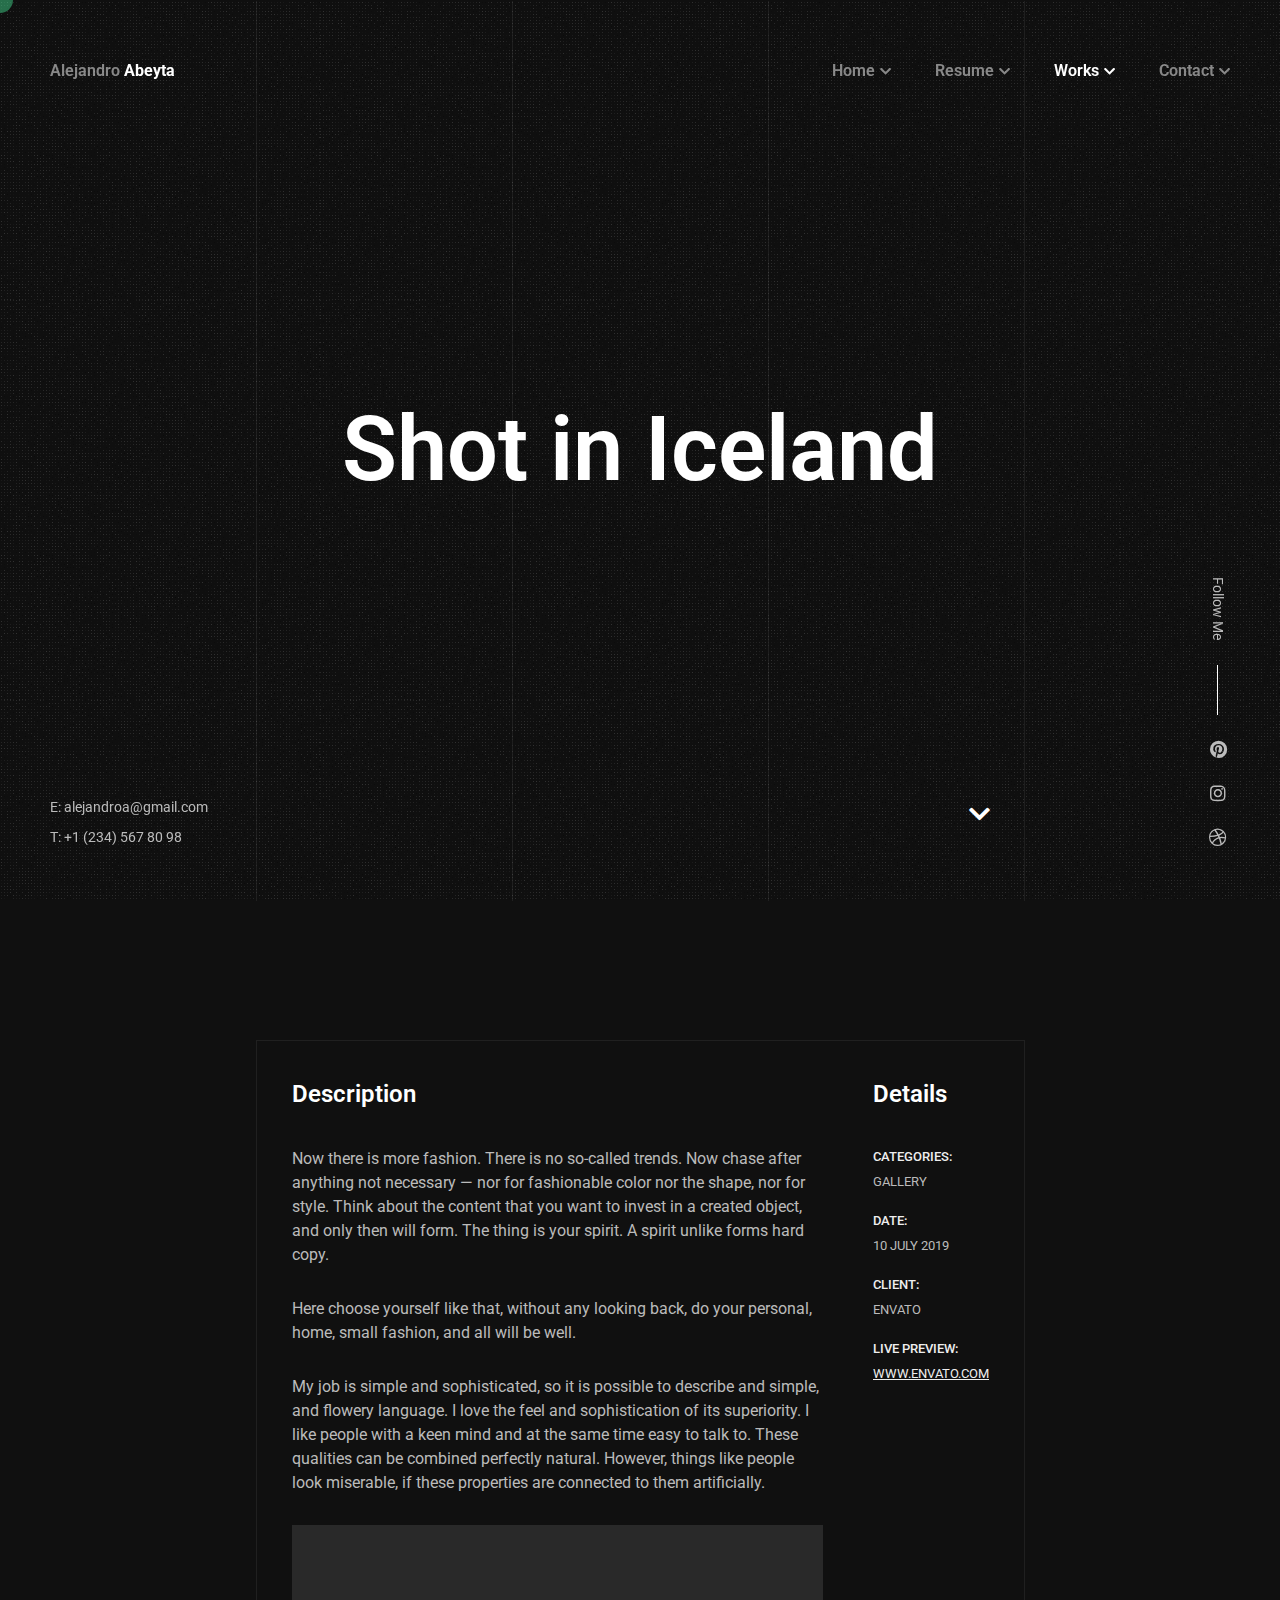
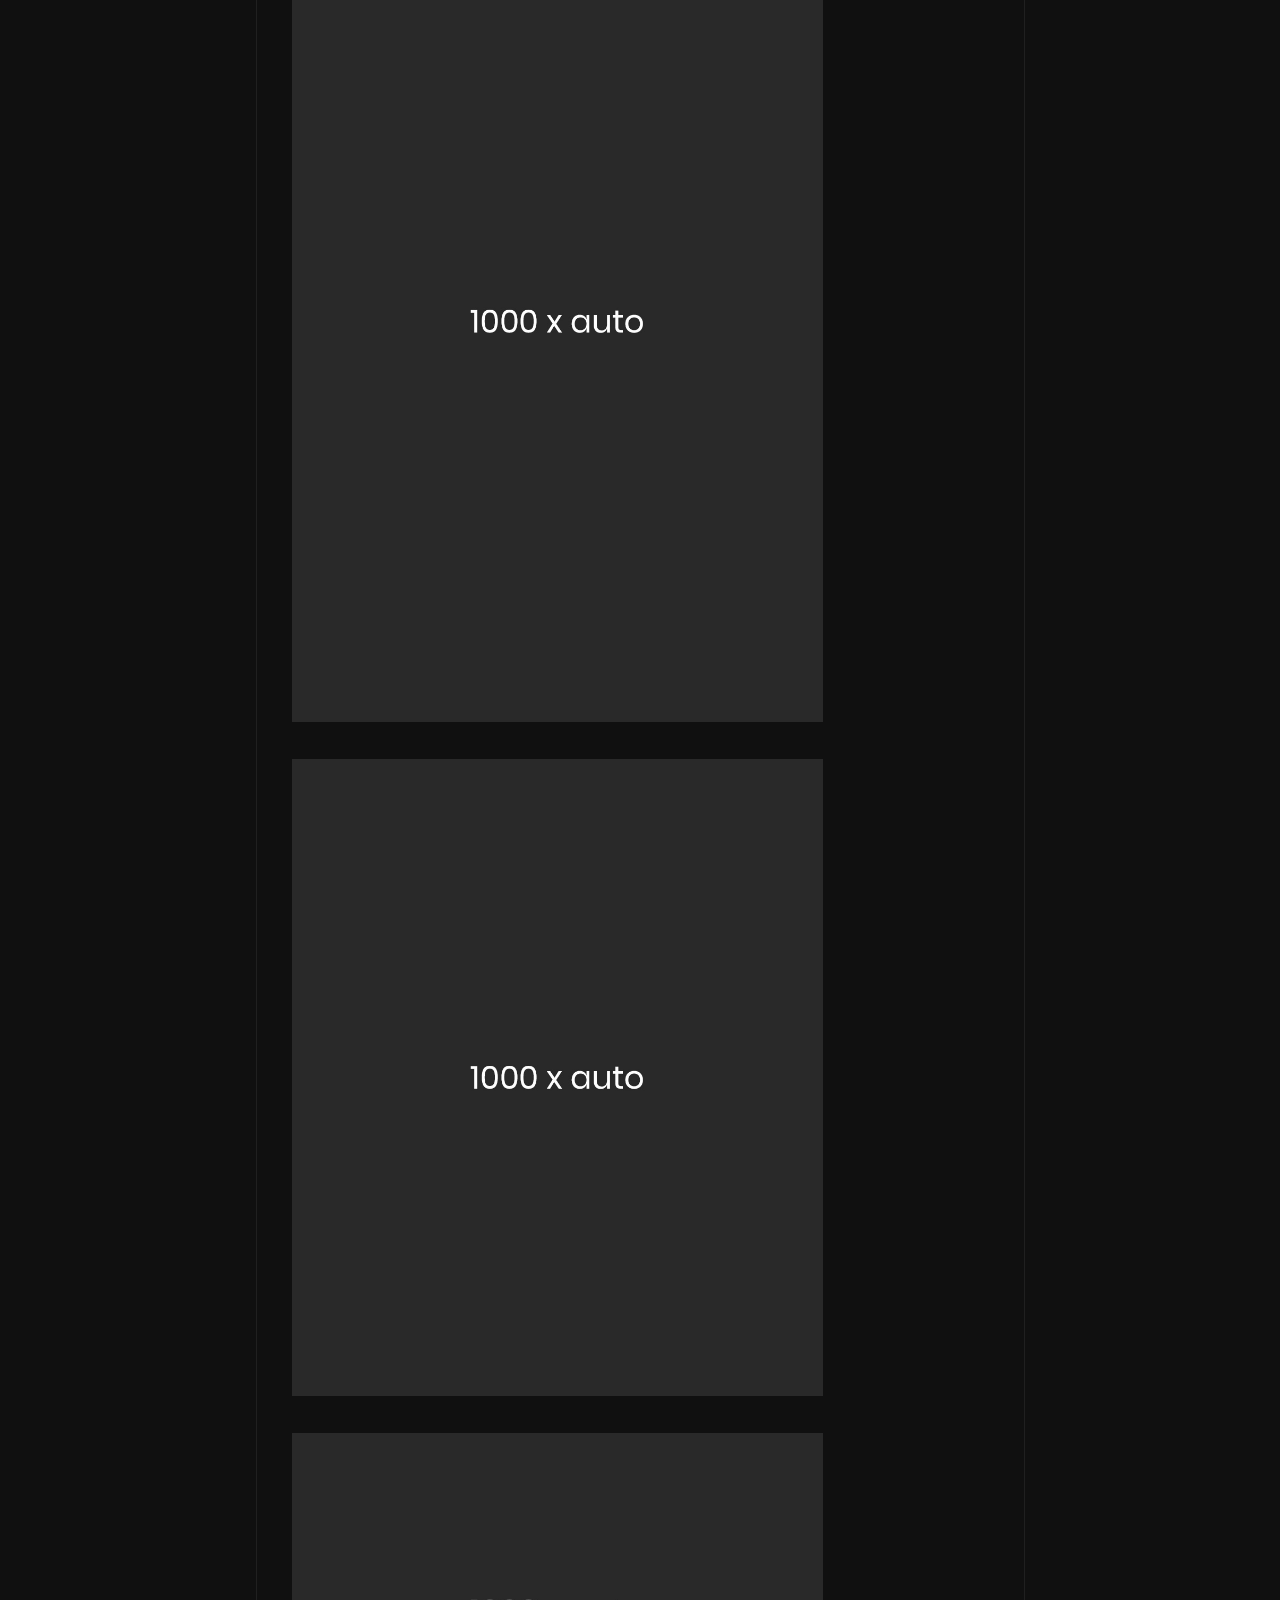
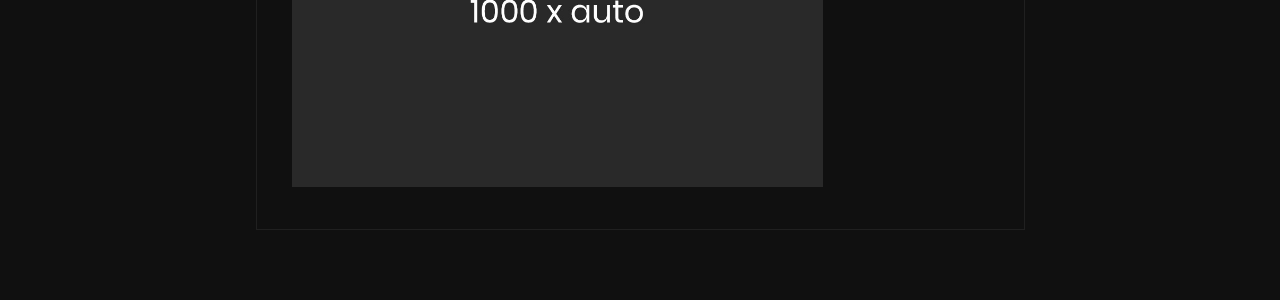
<file: work_single.html>
<!doctype html>
<html lang="en-US">
<head>

	<!-- Meta -->
	<meta charset="UTF-8">
	<meta name="viewport" content="width=device-width, initial-scale=1, maximum-scale=1" />
	<meta name="description" content="CV & Resume Template" />
	<meta name="keywords" content="vcard, resposnive, resume, personal, card, cv, cvio, portfolio" />
	<meta name="author" content="beshleyua" />

	<!-- Title -->
	<title>Cvio - Resume/CV Template</title>

	<!-- Fonts -->
	<link href="https://fonts.googleapis.com/css?family=Roboto:100,100i,300,300i,400,400i,500,500i,700,700i,900,900i&display=swap&subset=cyrillic" rel="stylesheet">

	<!-- Styles -->
	<link rel="stylesheet" href="css/basic.css" />
	<link rel="stylesheet" href="css/layout.css" />
	<link rel="stylesheet" href="css/magnific-popup.css" />
	<link rel="stylesheet" href="css/animate.css" />
	<link rel="stylesheet" href="css/jarallax.css" />
	<link rel="stylesheet" href="css/swiper.css" />
	<link rel="stylesheet" href="css/fontawesome.css" />
	<link rel="stylesheet" href="css/brands.css" />
	<link rel="stylesheet" href="css/solid.css" />

	<!-- Theme Colors
	<link rel="stylesheet" href="css/theme-colors/blue.css" />
	<link rel="stylesheet" href="css/theme-colors/green.css" />
	<link rel="stylesheet" href="css/theme-colors/orange.css" />
	<link rel="stylesheet" href="css/theme-colors/brown.css" />
	<link rel="stylesheet" href="css/theme-colors/purple.css" />
	<link rel="stylesheet" href="css/theme-colors/red.css" />
	<link rel="stylesheet" href="css/theme-colors/beige.css" />
	<link rel="stylesheet" href="css/theme-colors/green_light.css" />
	<link rel="stylesheet" href="css/theme-colors/yellow.css" />
	<link rel="stylesheet" href="css/theme-colors/yellow_light.css" />
	-->
		
	<!--[if lt IE 9]>
	<script src="http://css3-mediaqueries-js.googlecode.com/svn/trunk/css3-mediaqueries.js"></script>
	<script src="http://html5shim.googlecode.com/svn/trunk/html5.js"></script>
	<![endif]-->

	<link rel="shortcut icon" href="images/favicons/favicon.ico">

</head>

<body>

	<!-- Preloader -->
	<div class="preloader">
		<div class="centrize full-width">
			<div class="vertical-center">
				<div class="spinner">
					<div class="double-bounce1"></div>
					<div class="double-bounce2"></div>
				</div>
			</div>
		</div>
	</div>
	
	<!-- Container -->
	<div class="container">

		<!-- Cursor -->
		<div class="cursor-follower"></div>
	
		<!-- Header -->
		<header class="header">
			<div class="head-top">

				<!-- menu button -->
				<a href="#" class="menu-btn"><span></span></a>

				<!-- logo -->
				<div class="logo hover-masks-logo">
					<a href="#">
						<span class="mask-lnk">Alejandro <strong>Abeyta</strong></span>
						<span class="mask-lnk mask-lnk-hover">Download <strong>CV</strong></span>
					</a>
				</div>
				
				<!-- top menu -->						
				<div class="top-menu hover-masks">
					<div class="top-menu-nav">	
						<div class="menu-topmenu-container">
							<ul class="menu">
								<li class="menu-item menu-item-has-children">
									<a href="index.html">Home</a>
									<ul class="sub-menu">
										<li class="menu-item"><a href="index.html">Home Default</a></li>
										<li class="menu-item"><a href="index_creative.html">Home Creative</a></li>
										<li class="menu-item"><a href="index_slider.html">Home Slider</a></li>
										<li class="menu-item"><a href="index_personal.html">Home Personal</a></li>
										<li class="menu-item"><a href="index_onepage.html" target="blank">Home OnePage</a></li>
										<li class="menu-item"><a href="index_image.html">Home Image</a></li>
										<li class="menu-item"><a href="index_video.html">Home Video</a></li>
									</ul>
								</li>
								<li class="menu-item menu-item-has-children">
									<a href="resume.html">Resume</a>
									<ul class="sub-menu">
										<li class="menu-item"><a href="resume.html">Resume Default</a></li>
										<li class="menu-item"><a href="resume_image.html">Resume Image</a></li>
										<li class="menu-item"><a href="resume_creative.html">Resume Creative</a></li>
									</ul>
								</li>
								<li class="menu-item menu-item-has-children current-menu-item">
									<a href="works.html">Works</a>
									<ul class="sub-menu">
										<li class="menu-item"><a href="works.html">Works Default</a></li>
										<li class="menu-item"><a href="works_creative.html">Works Creative</a></li>
										<li class="menu-item current-menu-item"><a href="work_single.html">Work Single</a></li>
										<li class="menu-item"><a href="work_single_image.html">Work Single Image</a></li>
										<li class="menu-item"><a href="work_single_creative.html">Work Single Creative</a></li>
									</ul>
								</li>
								<li class="menu-item menu-item-has-children">
									<a href="contacts.html">Contact</a>
									<ul class="sub-menu">
										<li class="menu-item"><a href="contacts.html">Contact Default</a></li>
										<li class="menu-item"><a href="contacts_map.html">Contact Map</a></li>
										<li class="menu-item"><a href="contacts_image.html">Contact Image</a></li>
										<li class="menu-item"><a href="contacts_creative.html">Contact Creative</a></li>
									</ul>
								</li>
							</ul>
						</div>
					</div>
				</div>

			</div>
		</header>
		
		<!-- Wrapper -->
		<div class="wrapper">	

			<!-- Section Started -->
			<div class="section started section-title" id="section-started">

				<!-- background -->
				<div class="video-bg">
					<div class="video-bg-mask"></div>
					<div class="video-bg-texture" id="grained_container"></div>
				</div>

				<!-- started content -->
				<div class="centrize full-width">
					<div class="vertical-center">
						<div class="started-content">
							<h1 class="h-title">Shot in Iceland</h1>
							<div class="h-subtitles">
								<div class="h-subtitle typing-bread">
									<p class="breadcrumbs">
										<a href="index.html">Home</a> / <a href="works.html">Works</a> / Shot in Iceland
									</p>
								</div>
								<span class="typed-bread"></span>
							</div>
						</div>
					</div>
				</div>

				<!-- mosue button -->
				<a href="#" class="mouse_btn" style="display: none;"><span class="icon fas fa-chevron-down"></span></a>

			</div>

			<!-- Work Single -->
			<div class="section blog">
				<div class="content content-box">
					<div class="single-post-text">

						<!-- portfolio content -->
						<div class="portfolio-info portfolio-cols">
							<div class="description-col">
								
								<!-- title -->
								<div class="title">
									<div class="title_inner">Description</div>
								</div>

								<!-- text -->
								<div class="single-post-text">
									<p>
										Now there is more fashion. There is no so-called trends. Now chase after anything not necessary — nor for fashionable color nor the shape, nor for style. Think about the content that you want to invest in a created object, and only then will form. The thing is your spirit. A spirit unlike forms hard copy.
									</p>
									<p>
										Here choose yourself like that, without any looking back, do your personal, home, small fashion, and all will be well.
									</p>
									<p>
										My job is simple and sophisticated, so it is possible to describe and simple, and flowery language. I love the feel and sophistication of its superiority. I like people with a keen mind and at the same time easy to talk to. These qualities can be combined perfectly natural. However, things like people look miserable, if these properties are connected to them artificially.
									</p>

									<!-- gallery -->
									<div class="gallery-item">
										<p>
											<a href="images/work1.jpg">
												<img src="images/work1.jpg" alt="" />
											</a>
										</p>
										<p>
											<a href="images/work2.jpg">
												<img src="images/work2.jpg" alt="" />
											</a>
										</p>
										<p>
											<a href="images/work3.jpg">
												<img src="images/work3.jpg" alt="" />
											</a>
										</p>
									</div>

								</div>

							</div>
							<div class="details-col">

								<!-- title -->
								<div class="title">
									<div class="title_inner">Details</div>
								</div>

								<!-- details -->
								<ul class="details-list">
									<li><strong>Categories:</strong> Gallery</li>
									<li><strong>Date:</strong> 10 July 2019</li>
									<li><strong>Client:</strong> Envato</li>
									<li><strong>Live Preview:</strong> <a href="https://google.com/" target="_blank">www.envato.com</a></li>
								</ul>

							</div>
						</div>

					</div>
					<div class="clear"></div>
				</div>
			</div>

		</div>
		
		<!-- Footer -->
		<footer class="footer">
			<div class="copy">
				<p>E: alejandroa@gmail.com</p>
				<p>T: +1 (234) 567 80 98</p>
			</div>
			<div class="soc-box">
				<div class="follow-label">Follow Me</div>
				<div class="soc">
					<a target="_blank" href="https://www.pinterest.com/">
						<span class="icon fab fa-pinterest"></span>
					</a>
					<a target="_blank" href="https://www.instagram.com/">
						<span class="icon fab fa-instagram"></span>
					</a>
					<a target="_blank" href="https://dribbble.com/">
						<span class="icon fab fa-dribbble"></span>
					</a>
				</div>
			</div>
			<div class="clear"></div>
		</footer>

		<!-- Lines -->
		<div class="lines">
			<div class="line-col"></div>
			<div class="line-col"></div>
			<div class="line-col"></div>
			<div class="line-col"></div>
			<div class="line-col"></div>
		</div>
		
	</div>

	<!-- Scripts -->
	<script src="js/jquery.min.js"></script>
	<script src="js/jquery.validate.js"></script>
	<script src="js/magnific-popup.js"></script>
	<script src="js/simpleParallax.js"></script>
	<script src="js/typed.js"></script>
	<script src="js/jarallax.js"></script>
	<script src="js/jarallax-video.js"></script>
	<script src="js/jarallax-element.js"></script>
	<script src="js/imagesloaded.pkgd.js"></script>
	<script src="js/isotope.pkgd.js"></script>
	<script src="js/swiper.js"></script>
	<script src="js/grained.js"></script>
	<script src="js/scripts.js"></script>

</body>
</html>
</file>
<file: css/basic.css>
/**
*	Cvio - Resume/CV Template (HTML)
*	Version: 1.1
*	Author: beshleyua
*	Author URL: http://themeforest.net/user/beshleyua
*	Copyright © Cvio by beshleyua. All Rights Reserved.
**/

/* TABLE OF CONTENTS
	- Basic
	- Preloader
	- Container
	- Columns
	- Typography
	- Links
	- Buttons
	- Forms
	- Lists
	- Code
	- Tables
	- Alignment
	- Text Formating
	- Blockquote
	- Animations
*/

/* - Basic */
html {
	margin-right: 0 !important;
}

body {
	margin: 0;
	padding: 0;
	border: none;
	font-family: "Roboto";
	font-size: 16px;
	line-height: 1.5;
	color: #bbb;
	background: #101010;
	letter-spacing: 0;
	font-weight: 400;
	-webkit-font-smoothing: antialiased;
	-moz-osx-font-smoothing: grayscale;
	text-rendering: optimizeLegibility;
}

body.scroll_hidden {
	overflow: hidden;
	height: 100vh;
}

* {
	box-sizing: border-box;
	-webkit-box-sizing: border-box;
}

.clear {
	clear: both;
}

.cursor-follower {
	margin: -13px 0 0 -13px;
	position: absolute;
	background: #4bffa5;
	width: 26px;
	height: 26px;
	-webkit-transition: transform 1s cubic-bezier(0.02, 1.2, 0.8, 1), opacity 0.25s ease;
	transition: transform 1s cubic-bezier(0.02, 1.2, 0.8, 1), opacity 0.25s ease;
	opacity: 0.4;
	z-index: 1111;
	pointer-events: none;
	border-radius: 50%;
	-moz-border-radius: 50%;
	-webkit-border-radius: 50%;
	-khtml-border-radius: 50%;
}

.cursor-follower.hide {
	opacity: 0 !important;
}

@media (max-width: 1199px) {
	.cursor-follower {
		display: none;
	}
}
/* - Preloader */
.preloader {
	position: fixed;
	top: 0;
	left: 0;
	right: 0;
	bottom: 0;
	text-align: center;
	z-index: 11111;
}
.preloader .spinner {
	position: absolute;
	left: 50%;
	top: 0;
	width: 1px;
	height: 100%;
}
.preloader .spinner .double-bounce1, .preloader .spinner .double-bounce2 {
	position: absolute;
	top: 0;
	left: 0;
	width: 100%;
	height: 100%;
}
.preloader .spinner .double-bounce2 {
	background: rgba(255, 255, 255, 0.5);
	height: 0;
	-webkit-animation: loading 2.0s infinite ease-in-out;
	animation: loading 2.0s infinite ease-in-out;
}

/* - Container */
.container {
	position: relative;
	margin: 0;
	overflow: hidden;
}

.container:before {
	pointer-events: none;
	z-index: 12;
}

.lines {
	position: fixed;
	top: 0;
	left: 0;
	width: 100%;
	height: 100vh;
	font-size: 0;
	pointer-events: none;
	z-index: 1111;
}
.lines.no-lines .line-col:before {
	opacity: 0;
}

.lines .line-col {
	position: relative;
	display: inline-block;
	vertical-align: top;
	width: 20%;
	height: 100vh;
}

.lines .line-col:first-child:before {
	background: transparent;
}

.lines .line-col:first-child:after {
	left: auto;
	right: 0;
	width: 1000%;
}

.lines .line-col:first-child .line {
	display: none;
}

.lines .line-col:last-child:after {
	left: 0;
	right: auto;
	width: 1000%;
}

.lines .line-col:nth-child(1):before {
	-o-transition-delay: 2.9s;
	-webkit-transition-delay: 2.9s;
	transition-delay: 2.9s;
}

.lines .line-col:nth-child(1):after {
	top: 0;
	bottom: auto;
	-webkit-transition-delay: 0.9s;
	-o-transition-delay: 0.9s;
	transition-delay: 0.9s;
}

.lines .line-col:nth-child(2):before {
	-o-transition-delay: 2.7s;
	-webkit-transition-delay: 2.7s;
	transition-delay: 2.7s;
}

.lines .line-col:nth-child(2):after {
	top: auto;
	bottom: 0;
	-webkit-transition-delay: 0.7s;
	-o-transition-delay: 0.7s;
	transition-delay: 0.7s;
}

.lines .line-col:nth-child(3):before {
	-o-transition-delay: 2.2s;
	-webkit-transition-delay: 2.2s;
	transition-delay: 2.2s;
}

.lines .line-col:nth-child(3):after {
	top: 0;
	bottom: auto;
	-webkit-transition-delay: 0.2s;
	-o-transition-delay: 0.2s;
	transition-delay: 0.2s;
}

.lines .line-col:nth-child(4):before {
	-o-transition-delay: 2.5s;
	-webkit-transition-delay: 2.5s;
	transition-delay: 2.5s;
}

.lines .line-col:nth-child(4):after {
	top: auto;
	bottom: 0;
	-webkit-transition-delay: 0.5s;
	-o-transition-delay: 0.5s;
	transition-delay: 0.5s;
}

.lines .line-col:nth-child(5):before {
	-o-transition-delay: 3s;
	-webkit-transition-delay: 3s;
	transition-delay: 3s;
}

.lines .line-col:nth-child(5):after {
	top: 0;
	bottom: auto;
	-webkit-transition-delay: 1s;
	-o-transition-delay: 1s;
	transition-delay: 1s;
}

.lines .line-col:before {
	content: '';
	position: absolute;
	left: 0;
	top: 0;
	width: 1px;
	height: 0%;
	background: rgba(255, 255, 255, 0.07);
	transition: height 1s cubic-bezier(0.165, 0.85, 0.45, 1) 0s;
	-moz-transition: height 1s cubic-bezier(0.165, 0.85, 0.45, 1) 0s;
	-webkit-transition: height 1s cubic-bezier(0.165, 0.85, 0.45, 1) 0s;
	-o-transition: height 1s cubic-bezier(0.165, 0.85, 0.45, 1) 0s;
}

.lines .line-col:after {
	content: '';
	position: absolute;
	left: 0;
	top: 0;
	width: 100%;
	height: 100%;
	background: #1E1E1E;
	z-index: 12;
	transition: height 1s cubic-bezier(0.165, 0.85, 0.45, 1) 0s;
	-moz-transition: height 1s cubic-bezier(0.165, 0.85, 0.45, 1) 0s;
	-webkit-transition: height 1s cubic-bezier(0.165, 0.85, 0.45, 1) 0s;
	-o-transition: height 1s cubic-bezier(0.165, 0.85, 0.45, 1) 0s;
}

.lines.finish .line-col:before {
	height: 100%;
}

.lines.finish .line-col:after {
	height: 0%;
}

.lines.ready {
	z-index: 11;
}

.wrapper {
	position: relative;
}

.breadcrumbs {
	margin: 0;
}

.lines-off .lines .line-col:before {
	display: none;
}

.lines-on .lines .line-col:before {
	display: block;
}

@media (max-width: 1199px) {
	.lines .line-col {
		width: 33.333%;
	}

	.lines .line-col:nth-child(4),
	.lines .line-col:nth-child(5) {
		display: none;
	}
}
@media (max-width: 720px) {
	.lines .line-col {
		width: 50%;
	}

	.lines .line-col:nth-child(3),
	.lines .line-col:nth-child(4),
	.lines .line-col:nth-child(5) {
		display: none;
	}
}
/* - Columns */
.cols {
	position: relative;
}

.cols .col.col-sm {
	float: left;
	width: 25%;
}

@media (max-width: 720px) {
	.cols .col.col-sm {
		width: 100%;
	}
}
.cols .col.col-lg {
	float: left;
	width: 75%;
}

@media (max-width: 720px) {
	.cols .col.col-lg {
		width: 100%;
	}
}
.cols .col.col-md {
	float: left;
	width: 50%;
}

@media (max-width: 720px) {
	.cols .col.col-md {
		width: 100%;
	}
}
.cols:after {
	content: '';
	display: block;
	clear: both;
}

/* - Typography */
h1,
h2,
h3,
h4,
h5,
h6 {
	font-weight: 700;
	font-family: "Roboto";
	margin: 0;
	margin-top: 30px;
	margin-bottom: 30px;
	color: #141414;
}

h1 {
	font-size: 34px;
}

h2 {
	font-size: 30px;
}

h3 {
	font-size: 26px;
}

h4 {
	font-size: 22px;
}

h5 {
	font-size: 18px;
}

h6 {
	font-size: 14px;
}

p {
	font-size: 16px;
	padding: 0;
	margin: 30px 0;
}

strong {
	font-weight: 700;
}

@media screen and (max-width: 720px) {
	h1 {
		font-size: 24px;
	}

	h2 {
		font-size: 20px;
	}

	h3 {
		font-size: 18px;
	}

	h4 {
		font-size: 16px;
	}

	h5 {
		font-size: 14px;
	}

	h6 {
		font-size: 13px;
	}

	p {
		margin: 20px 0;
	}
}
/* - Links */
a {
	color: #eee;
	text-decoration: underline;
	outline: none;
}

a:hover {
	text-decoration: none;
	color: #4bffa5;
}

/* Animate Button Hover */
.ink {
	display: block;
	position: absolute;
	background: #4bffa5;
	transform: scale(0);
	-webkit-transform: scale(0);
	-moz-transform: scale(0);
	-o-transform: scale(0);
	transition: transform 2s cubic-bezier(0.165, 0.85, 0.45, 1) 0s;
	-moz-transition: transform 2s cubic-bezier(0.165, 0.85, 0.45, 1) 0s;
	-webkit-transition: transform 2s cubic-bezier(0.165, 0.85, 0.45, 1) 0s;
	-o-transition: transform 2s cubic-bezier(0.165, 0.85, 0.45, 1) 0s;
	border-radius: 100%;
	-moz-border-radius: 100%;
	-webkit-border-radius: 100%;
	-khtml-border-radius: 100%;
}

.ink.ink-animate {
	transform: scale(3);
	-webkit-transform: scale(3);
	-moz-transform: scale(3);
	-o-transform: scale(3);
}

.hover-animated .circle {
	position: absolute;
	width: 100%;
	height: 100%;
	display: block;
}

/* - Buttons */
.bts-center {
	text-align: center;
}

.bts-list {
	font-size: 0px;
}

.bts-list .btn {
	margin-right: 20px;
	margin-top: 20px;
}

.bts-list .btn:last-child {
	margin-right: 0px;
}

a.btn,
.btn, .single-post-text input[type="submit"] {
	margin-bottom: 10px;
	position: relative;
	overflow: hidden;
	display: inline-block;
	vertical-align: middle;
	height: 44px;
	line-height: 40px;
	text-align: center;
	font-size: 16px;
	color: #4bffa5;
	font-weight: 500;
	text-decoration: none;
	background: none;
	border: 2px solid #4bffa5;
	cursor: pointer;
	transition: 1s all cubic-bezier(0.165, 0.85, 0.45, 1) 0s;
	-moz-transition: 1s all cubic-bezier(0.165, 0.85, 0.45, 1) 0s;
	-webkit-transition: 1s all cubic-bezier(0.165, 0.85, 0.45, 1) 0s;
	-o-transition: 1s all cubic-bezier(0.165, 0.85, 0.45, 1) 0s;
}

a.btn .lnk,
.btn .lnk {
	padding: 0 30px;
	position: relative;
	display: block;
	z-index: 2;
	pointer-events: none;
}

a.btn:hover,
.btn:hover {
	color: #101010;
}

@media screen and (max-width: 720px) {
	a.btn, .btn, .single-post-text input[type="submit"] {
		font-size: 14px;
	}
}
/* - Forms */
form.post-password-form {
	max-width: 400px;
	margin: 0 auto;
	text-align: center;
}

input,
textarea,
button {
	display: block;
	font-family: "Roboto";
	font-size: 16px;
	height: 50px;
	width: 100%;
	color: #eee;
	margin-bottom: 30px;
	padding: 0;
	background: none !important;
	border: none;
	border-bottom: 1px solid rgba(255, 255, 255, 0.07);
	resize: none;
	outline: 0;
	border-radius: 0%;
	-moz-border-radius: 0%;
	-webkit-border-radius: 0%;
	-khtml-border-radius: 0%;
	transition: all 0.3s ease 0s;
	-moz-transition: all 0.3s ease 0s;
	-webkit-transition: all 0.3s ease 0s;
	-o-transition: all 0.3s ease 0s;
}

input:focus,
textarea:focus,
button:focus {
	color: #eee;
	border-bottom: 1px solid #eee;
}

textarea {
	height: 120px;
	padding: 0;
	padding-top: 15px;
}

button {
	width: auto;
	display: inline-block;
	vertical-align: top;
	text-align: left;
	border-bottom: 1px solid #eee;
	cursor: pointer;
	color: #eee;
}

button:hover {
	border-bottom: 1px solid #4bffa5;
}

label,
legend {
	display: block;
	padding-bottom: 10px;
	font-family: "Roboto";
	font-size: 13px;
}

fieldset {
	border-width: 0;
	padding: 0;
}

input[type="checkbox"],
input[type="radio"] {
	display: inline;
}

::-webkit-input-placeholder {
	color: #999999;
}

:-moz-placeholder {
	color: #999999;
}

::-moz-placeholder {
	color: #999999;
}

:-ms-input-placeholder {
	color: #999999;
}

input:focus::-webkit-input-placeholder,
textarea:focus::-webkit-input-placeholder {
	color: #eee;
}

input:focus:-moz-placeholder,
textarea:focus:-moz-placeholder {
	color: #eee;
}

input:focus::-moz-placeholder,
textarea:focus::-moz-placeholder {
	color: #eee;
}

input:focus:-ms-input-placeholder,
textarea:focus:-ms-input-placeholder {
	color: #eee;
}

input.error,
textarea.error,
input.wpcf7-not-valid,
textarea.wpcf7-not-valid {
	border-bottom: 1px solid red !important;
}

label.error,
.wpcf7-not-valid-tip {
	display: none !important;
}

input.error::-moz-placeholder,
textarea.error::-moz-placeholder,
input.wpcf7-not-valid::-moz-placeholder,
textarea.wpcf7-not-valid::-moz-placeholder {
	color: red;
}

input.error:-moz-placeholder,
textarea.error:-moz-placeholder,
input.wpcf7-not-valid:-moz-placeholder,
textarea.wpcf7-not-valid:-moz-placeholder {
	color: red;
}

input.error:-ms-input-placeholder,
textarea.error:-ms-input-placeholder,
input.wpcf7-not-valid:-ms-input-placeholder,
textarea.wpcf7-not-valid:-ms-input-placeholder {
	color: red;
}

input.error::-webkit-input-placeholder,
textarea.error::-webkit-input-placeholder,
input.wpcf7-not-valid::-webkit-input-placeholder,
textarea.wpcf7-not-valid::-webkit-input-placeholder {
	color: red;
}

div.wpcf7-response-output {
	margin: 0;
}

input[type="checkbox"],
input[type="radio"] {
	display: inline;
}

input[type="checkbox"], input[type="radio"] {
	width: auto;
	height: auto;
	margin-bottom: 10px;
	margin-right: 0;
	margin-left: 0;
}

input[type="checkbox"] {
	-webkit-appearance: checkbox;
}

input[type="radio"] {
	-webkit-appearance: radio;
}

input[type="text"],
input[type="email"],
input[type="tel"],
input[type="password"],
input[type="submit"],
textarea,
button {
	-webkit-appearance: none;
	-moz-appearance: none;
	appearance: none;
}

input[type="file"] {
	margin-bottom: 10px;
	border: none;
	height: auto;
}

select {
	margin-bottom: 10px;
	width: 100%;
	height: 30px;
}

span.wpcf7-list-item {
	display: inline-block;
	margin: 0 1em 0 0;
}

/* - Lists */
ul {
	list-style: disc;
	margin-top: 30px;
	margin-bottom: 30px;
	padding-left: 0px;
	list-style-position: inside;
}

ol {
	list-style: decimal;
	margin-top: 30px;
	margin-bottom: 30px;
	padding-left: 0px;
	list-style-position: inside;
}

ul ul, ol ol, ul ol, ol ul {
	margin-top: 15px;
	margin-bottom: 15px;
	margin-left: 15px;
}

/* - Code */
code {
	font-family: "Roboto";
	padding: 0 4px;
	font-style: italic;
	color: #999;
	text-decoration: none;
	display: inline-block;
	vertical-align: middle;
	overflow: auto;
	max-width: 100%;
	white-space: nowrap;
}

pre {
	background: #f6f6f6;
	font-family: "Roboto";
	margin: 30px 0;
	padding: 30px;
	max-width: 100%;
	overflow: auto;
	white-space: pre;
}

mark, ins {
	background: #eee;
	text-decoration: none;
}

/* - Tables */
table {
	width: 100%;
	margin: 30px 0;
	padding: 0;
	border-collapse: collapse;
	background: #fcfcfc;
}

table caption {
	padding: 6px 0;
	background: #f6f6f6;
	font-size: 12px;
}

th {
	color: #999;
	padding: 10px 20px;
	font-size: 12px;
	font-weight: 700;
	text-align: left;
	border: 4px solid #FFF;
	text-transform: uppercase;
}

th a {
	color: #999;
}

td {
	border: 4px solid #FFF;
	padding: 10px 20px;
	color: #363636;
	font-size: 13px;
	background: #f6f6f6;
}

td.pad {
	background: none;
}

dt {
	margin-bottom: 5px;
	font-size: 15px;
	font-weight: 700;
}

dd {
	margin-top: 0;
	margin-bottom: 30px;
	margin-left: 30px;
}

/* - Alignment */
.align-center {
	text-align: center !important;
}

.align-right {
	text-align: right !important;
}

.align-left {
	text-align: left !important;
}

.pull-right {
	float: right !important;
}

.pull-left {
	float: left !important;
}

.pull-none {
	float: none !important;
}

.alignright {
	margin-left: 20px !important;
	float: right !important;
	max-width: 50% !important;
}

.alignleft {
	margin-right: 20px !important;
	float: left !important;
	max-width: 50% !important;
}

.aligncenter {
	margin-left: auto !important;
	margin-right: auto !important;
	display: block !important;
}

.full-width {
	max-width: 100% !important;
	width: 100% !important;
}

.full-max-width {
	max-width: 100% !important;
	width: auto !important;
}

.centrize {
	display: table !important;
	table-layout: fixed !important;
	height: 100% !important;
	position: relative !important;
	top: 0;
	left: 0;
	z-index: 2;
}

.vertical-center {
	display: table-cell !important;
	vertical-align: middle !important;
}

/* - Text Formating */
.text-uppercase {
	text-transform: uppercase !important;
}

.text-lowercase {
	text-transform: lowercase !important;
}

.text-capitalize {
	text-transform: capitalize !important;
}

.text-regular {
	font-weight: 400 !important;
}

.text-bold {
	font-weight: 700 !important;
}

.text-italic {
	font-style: italic !important;
}

/* - Blockquote */
blockquote {
	font-family: "Roboto";
}

/* - Animations */
/* preloader */
@-webkit-keyframes loading {
	0% {
		height: 0;
		top: 0;
		bottom: auto;
	}
	50% {
		height: 100%;
		top: 0;
		bottom: auto;
	}
	51% {
		height: 100%;
		top: 0;
		bottom: auto;
	}
	52% {
		height: 100%;
		top: auto;
		bottom: 0;
	}
	100% {
		height: 0;
		top: auto;
		bottom: 0;
	}
}
@keyframes loading {
	0% {
		height: 0;
		top: 0;
		bottom: auto;
	}
	50% {
		height: 100%;
		top: 0;
		bottom: auto;
	}
	51% {
		height: 100%;
		top: 0;
		bottom: auto;
	}
	52% {
		height: 100%;
		top: auto;
		bottom: 0;
	}
	100% {
		height: 0;
		top: auto;
		bottom: 0;
	}
}
/* Mouse Button Animations */
@keyframes mouse-anim {
	0% {
		top: 0px;
	}
	50% {
		top: 10px;
	}
	100% {
		top: 0px;
	}
}
</file>
<file: css/layout.css>
/**
*	Cvio - Resume/CV Template (HTML)
*	Version: 1.1
*	Author: beshleyua
*	Author URL: http://themeforest.net/user/beshleyua
*	Copyright © Cvio by beshleyua. All Rights Reserved.
**/

/* TABLE OF CONTENTS
	- Header
	- Section
	- Started
	- About
	- Resume
	- Skills
	- Service
	- Portfolio
	- Box Items
	- Contacts
	- Blog
	- Footer
	- Popups
*/

/* - Header */
.header {
	padding: 50px;
	position: fixed;
	left: 0;
	top: 0;
	width: 100%;
	z-index: 100;
	transition: all 0.7s cubic-bezier(0.165, 0.85, 0.45, 1);
	-moz-transition: all 0.7s cubic-bezier(0.165, 0.85, 0.45, 1);
	-webkit-transition: all 0.7s cubic-bezier(0.165, 0.85, 0.45, 1);
	-o-transition: all 0.7s cubic-bezier(0.165, 0.85, 0.45, 1);
}

.header.fixed {
	padding-top: 30px;
	padding-bottom: 30px;
	top: 0;
	background: #101010;
}

.header:after {
	content: '';
	position: relative;
	display: block;
	clear: both;
}

.header .head-top {
	position: relative;
}

.header .menu-btn {
	position: relative;
	margin: 0 auto;
	width: 30px;
	height: 20px;
}

.header .menu-btn:before, .header .menu-btn:after {
	content: '';
	position: absolute;
	top: 0;
	left: 0;
	width: 100%;
	height: 2px;
	background: #FFF;
	transition: all 0.3s ease 0s;
	-moz-transition: all 0.3s ease 0s;
	-webkit-transition: all 0.3s ease 0s;
	-o-transition: all 0.3s ease 0s;
}

.header .menu-btn:after {
	top: auto;
	bottom: 0;
}

.header .menu-btn span {
	position: absolute;
	top: 50%;
	left: 0;
	width: 100%;
	height: 2px;
	background: #FFF;
	margin-top: -1px;
	transition: all 0.3s ease 0s;
	-moz-transition: all 0.3s ease 0s;
	-webkit-transition: all 0.3s ease 0s;
	-o-transition: all 0.3s ease 0s;
}

.header .logo {
	position: absolute;
	overflow: hidden;
	top: 50%;
	width: 150px;
	font-size: 16px;
	line-height: 2.5;
	font-weight: 600;
	color: rgba(255, 255, 255, 0.5);
	white-space: nowrap;
	transform: translateY(-50%);
	-webkit-transform: translateY(-50%);
	-moz-transform: translateY(-50%);
	-o-transform: translateY(-50%);
}

.header .logo img {
	max-width: 100%;
	width: auto;
	height: auto;
	display: block;
}

.header .logo a {
	color: rgba(255, 255, 255, 0.5);
	text-decoration: none;
	display: block;
}

.header .logo strong {
	color: #FFF;
}

.header .top-menu {
	text-align: right;
}

.header .top-menu .menu-top-menu-container {
	display: inline-block;
}

.header .top-menu ul {
	margin: 0;
	padding: 0;
	list-style: none;
}

.header .top-menu ul li {
	margin-left: 40px;
	display: inline-block;
	vertical-align: top;
	position: relative;
}

.header .top-menu ul li a {
	position: relative;
	overflow: hidden;
	display: block;
	font-size: 1em;
	line-height: 2.5;
	color: #FFF;
	font-weight: 600;
	opacity: 0.5;
	text-decoration: none;
	transition: color 0.7s cubic-bezier(0.165, 0.85, 0.45, 1);
	-moz-transition: color 0.7s cubic-bezier(0.165, 0.85, 0.45, 1);
	-webkit-transition: color 0.7s cubic-bezier(0.165, 0.85, 0.45, 1);
	-o-transition: color 0.7s cubic-bezier(0.165, 0.85, 0.45, 1);
}

.header .top-menu ul li:hover > .sub-menu, .header .top-menu ul li:hover > .children {
	opacity: 1;
	pointer-events: auto;
}

.header .top-menu ul li:hover > a, .header .top-menu ul li.current-menu-item > a {
	opacity: 1;
}

.header .top-menu ul li.menu-item-has-children > a .mask-lnk:after {
	content: "\f078";
	margin-left: 5px;
	position: relative;
	top: 0;
	display: inline-block;
	font-family: 'Font Awesome 5 Free';
	font-weight: 900;
	font-size: 0.8em;
	-moz-osx-font-smoothing: grayscale;
	-webkit-font-smoothing: antialiased;
	display: inline-block;
	font-style: normal;
	font-variant: normal;
	text-rendering: auto;
	line-height: 1;
}

.header .top-menu-nav .sub-menu,
.header .top-menu-nav .children {
	position: absolute;
	left: 0;
	top: 40px;
	padding: 10px 0;
	width: 190px;
	text-align: left;
	background: #1E1E1E;
	z-index: 50;
	opacity: 0;
	pointer-events: none;
	transition: all 0.3s ease 0s;
	-moz-transition: all 0.3s ease 0s;
	-webkit-transition: all 0.3s ease 0s;
	-o-transition: all 0.3s ease 0s;
	box-shadow: 0 5px 50px rgba(0, 0, 0, 0.1);
	-moz-box-shadow: 0 5px 50px rgba(0, 0, 0, 0.1);
	-webkit-box-shadow: 0 5px 50px rgba(0, 0, 0, 0.1);
	-khtml-box-shadow: 0 5px 50px rgba(0, 0, 0, 0.1);
}

.header .top-menu ul li:last-child .sub-menu,
.header .top-menu-nav .children {
	right: 0;
	left: auto;
}

.header .top-menu-nav .sub-menu:before,
.header .top-menu-nav .children:before {
	content: '';
	position: absolute;
	left: 10px;
	top: -12px;
	border: 6px solid transparent;
	border-bottom: 6px solid #1E1E1E;
}

.header .top-menu ul li:last-child .sub-menu:before,
.header .top-menu-nav .children:before {
	right: 10px;
	left: auto;
}

.header .top-menu-nav .sub-menu li,
.header .top-menu-nav .children li {
	margin-left: 0;
	padding: 8px 20px;
	display: block;
	border-bottom: 1px solid rgba(255, 255, 255, 0.07);
	height: auto;
}

.header .top-menu-nav .sub-menu li:last-child,
.header .top-menu-nav .children li:last-child {
	border-bottom: none;
}

.header .top-menu-nav .sub-menu li a,
.header .top-menu-nav .children li a {
	margin-top: 0;
	display: block;
	font-size: 12px;
	color: #FFF;
	opacity: 0.5;
}

.header .top-menu-nav .sub-menu li .sub-menu,
.header .top-menu-nav .children li .children {
	left: 100%;
	top: -10px;
}

.header .top-menu-nav .sub-menu li .sub-menu:before,
.header .top-menu-nav .children li .children:before {
	content: '';
	position: absolute;
	left: -12px;
	top: 16px;
	border: 6px solid transparent;
	border-right: 6px solid #FFF;
	border-bottom: 6px solid transparent;
}


.background-enabled .header .top-menu ul li.current-menu-item > a {
	opacity: 1;
}


.hover-masks .mask-lnk,
.hover-masks-logo .mask-lnk {
	position: relative;
	top: 0;
	left: 0;
	width: 100%;
	display: block;
	transform: translateY(0);
	-webkit-transform: translateY(0);
	-moz-transform: translateY(0);
	-o-transform: translateY(0);
	-webkit-transition: opacity 0.7s cubic-bezier(0.165, 0.85, 0.45, 1), color 0.7s cubic-bezier(0.165, 0.85, 0.45, 1), transform 0.7s cubic-bezier(0.165, 0.85, 0.45, 1);
	transition: opacity 0.7s cubic-bezier(0.165, 0.85, 0.45, 1), color 0.7s cubic-bezier(0.165, 0.85, 0.45, 1), transform 0.7s cubic-bezier(0.165, 0.85, 0.45, 1);
}


.hover-masks .mask-lnk.mask-lnk-hover,
.hover-masks-logo .mask-lnk.mask-lnk-hover {
	position: absolute;
	opacity: 0;
	transform: translateY(32px);
	-webkit-transform: translateY(32px);
	-moz-transform: translateY(32px);
	-o-transform: translateY(32px);
}


.hover-masks a:hover .mask-lnk,
.hover-masks-logo a:hover .mask-lnk {
	opacity: 1;
	transform: translateY(-32px);
	-webkit-transform: translateY(-32px);
	-moz-transform: translateY(-32px);
	-o-transform: translateY(-32px);
}


.hover-masks a:hover .mask-lnk.mask-lnk-hover,
.hover-masks-logo a:hover .mask-lnk.mask-lnk-hover {
	transform: translateY(0);
	-webkit-transform: translateY(0);
	-moz-transform: translateY(0);
	-o-transform: translateY(0);
}


/* header active */
.header.active {
	padding-top: 4vw;
	top: 0;
	overflow: auto;
	height: 100%;
	background: #101010;
	-webkit-overflow-scrolling: touch;
}

.header.active .menu-btn:before {
	opacity: 0;
}

.header.active .menu-btn:after {
	bottom: 9px !important;
	transform: rotate(-45deg);
	-webkit-transform: rotate(-45deg);
	-moz-transform: rotate(-45deg);
	-o-transform: rotate(-45deg);
}

.header.active .menu-btn span {
	transform: rotate(45deg);
	-webkit-transform: rotate(45deg);
	-moz-transform: rotate(45deg);
	-o-transform: rotate(45deg);
}

.header.active .top-menu {
	height: auto;
	opacity: 1;
	visibility: visible;
}

.header.active .top-menu ul li .sub-menu,
.header.active .top-menu ul li .children {
	display: block;
}

.header.active .top-menu ul > li > ul li a {
	line-height: 20px;
}


/* header tablet */
@media (max-width: 1199px) {
	.header .logo {
		position: relative;
		top: 0;
		transform: translateY(0%);
		-webkit-transform: translateY(0%);
		-moz-transform: translateY(0%);
		-o-transform: translateY(0%);
	}


	.header .menu-btn {
		display: block;
		transform: translateY(50%);
		-webkit-transform: translateY(50%);
		-moz-transform: translateY(50%);
		-o-transform: translateY(50%);
	}


	.header .top-menu-nav {
		display: block;
	}


	.header .top-menu {
		position: relative;
		top: 0;
		left: 0;
		margin-top: 0;
		margin-left: 0;
		margin-right: 0;
		float: none;
		width: auto;
		height: 0px;
		text-align: center;
		opacity: 0;
		visibility: hidden;
		transition: opacity 0.35s cubic-bezier(0.165, 0.85, 0.45, 1);
		-moz-transition: opacity 0.35s cubic-bezier(0.165, 0.85, 0.45, 1);
		-webkit-transition: opacity 0.35s cubic-bezier(0.165, 0.85, 0.45, 1);
		-o-transition: opacity 0.35s cubic-bezier(0.165, 0.85, 0.45, 1);
	}


	.header.active .top-menu {
		margin-top: 20px;
	}


	.header .top-menu .menu-top-menu-container {
		display: block;
	}


	.header .top-menu ul li {
		margin-left: 0;
		display: block;
	}


	.header .top-menu-nav .sub-menu, .header .top-menu-nav .children {
		position: relative;
		left: 0;
		top: 0;
		margin: 20px 0;
		width: auto;
		text-align: center;
		pointer-events: none;
		display: block;
		opacity: 0;
		visibility: hidden;
	}


	.header.active .top-menu-nav .sub-menu, .header.active .top-menu-nav .children {
		opacity: 1;
		visibility: visible;
		pointer-events: auto;
	}


	.header .top-menu-nav .sub-menu:before, .header .top-menu-nav .children:before {
		margin-left: -6px;
		left: 50%;
	}


	.header .top-menu-nav .sub-menu li .sub-menu, .header .top-menu-nav .children li .children {
		left: 0;
		top: 0;
		margin: 0 -20px;
		background: #f4f4f4;
		box-shadow: none;
		-moz-box-shadow: none;
		-webkit-box-shadow: none;
		-khtml-box-shadow: none;
	}


	.header .top-menu-nav .sub-menu li .sub-menu:before, .header .top-menu-nav .children li .children:before {
		left: 50%;
		top: -12px;
		border: 6px solid transparent;
		border-right: 6px solid transparent;
		border-bottom: 6px solid #FFF;
	}


	.header .top-menu ul li:last-child .sub-menu:before, .header .top-menu-nav .children:before {
		right: 50%;
		left: auto;
		margin-left: 0;
		margin-right: -6px;
	}


	.header .menu-btn {
		display: block;
		float: right;
	}

}

/* header mobile */
@media (max-width: 720px) {
	.header {
		margin: 0;
		padding: 0 30px;
		top: 30px;
	}


	.header .logo {
		padding: 0;
		max-width: 240px;
	}


	.header.active .top-menu {
		padding-bottom: 30px;
	}


	.wp-block-media-text {
		display: block;
	}


	.wp-block-media-text .wp-block-media-text__content {
		padding: 0;
	}

}

/* - Section */
.section {
	position: relative;
	padding-left: 20%;
	padding-right: 20%;
	padding-top: 70px;
	padding-bottom: 70px;
	z-index: 12;
}

.section:first-child {
	padding-top: 150px;
}

.section .content {
	position: relative;
}

.section .content .portfolio-cols .title {
	margin-left: 0;
}

.section .content-box {
	margin-right: -1px;
	padding: 35px;
	font-size: 16px;
	background: #101010;
	border: 1px solid rgba(255, 255, 255, 0.07);
}

.section .content-box .single-post-text > *:first-child {
	margin-top: 0;
}

.section .title {
	position: relative;
	margin: 0 0 35px 35px;
}

.section .title .title_inner {
	display: inline-block;
	vertical-align: top;
	position: relative;
	font-size: 24px;
	color: #FFF;
	font-weight: 600;
	transition: all 0.3s ease 0s;
	-moz-transition: all 0.3s ease 0s;
	-webkit-transition: all 0.3s ease 0s;
	-o-transition: all 0.3s ease 0s;
}


/* section tablet */
@media (max-width: 1199px) {
	.section {
		padding-left: 50px;
		padding-right: 50px;
	}

}

/* section mobile */
@media (max-width: 720px) {
	.section {
		padding-top: 50px;
		padding-bottom: 50px;
		padding-left: 30px;
		padding-right: 30px;
	}


	.section .title {
		margin: 0 0 30px 0;
	}

}

/* - Started */
.section.started {
	margin: 0;
	padding: 0;
	position: relative;
	overflow: hidden;
	height: 100vh;
	z-index: 11;
}

.section.started.personal {
	z-index: 12;
}

.section.started .started-content .logo {
	position: relative;
	display: inline-block;
	top: -100px;
	left: -300px;
	width: 740px;
	height: 600px;
	background-repeat: no-repeat;
	background-position: center center;
	background-size: cover;
	-webkit-clip-path: polygon(31% 0, 100% 25%, 61% 100%, 0 93%);
	clip-path: polygon(31% 0, 100% 25%, 61% 100%, 0 93%);
}

.section.started .started-content .h-title {
	margin: 0;
	position: absolute;
	left: calc(20% + 35px);
	bottom: 50px;
	max-width: 560px;
	font-size: 20px;
	font-weight: 300;
	color: #FFF;
	word-break: break-word;
	-ms-word-wrap: break-word;
	word-wrap: break-word;
}

.section.started .started-content .h-title strong {
	color: #4bffa5;
}

.section.started .started-content .h-subtitles {
	font-size: 38px;
	height: 38px;
	opacity: 0;
}

.section.started .started-content .h-subtitles.ready {
	opacity: 1;
}

.section.started .started-content .h-subtitle,
.section.started .started-content .typed-subtitle,
.section.started .started-content .typed-bread {
	margin-top: -45px;
	position: absolute;
	top: 50%;
	left: 0;
	width: 100%;
	display: block;
	font-size: 90px;
	line-height: 90px;
	font-weight: 500;
	color: #FFF;
	text-align: center;
}

.section.started .started-content .h-subtitle strong,
.section.started .started-content .typed-subtitle strong {
	color: #4bffa5;
}

.section.started.layout-creative {
	margin: 0 auto;
	margin-bottom: 0;
	padding-top: 20%;
	padding-left: 20%;
	padding-right: 20%;
	padding-bottom: 70px;
	width: auto;
	height: auto !important;
}

.section.started.layout-creative .started-content {
	padding-left: 0;
	padding-right: 0;
	display: block;
	text-align: left;
}

.section.started.layout-creative .started-content .h-title {
	margin: 0 0 5px 33px;
	padding-right: 0;
	position: relative;
	left: 0;
	top: 0;
	bottom: auto;
	max-width: 800px;
	font-size: 44px;
	font-family: "Roboto";
	font-weight: 500;
	text-transform: none;
	letter-spacing: 0em;
}

.section.started.layout-creative .started-content .h-subtitle,
.section.started.layout-creative .started-content .typed-subtitle,
.section.started.layout-creative .started-content .typed-bread,
.section.started.layout-creative .started-content .typed-cursor {
	margin-top: 0;
	margin-left: 35px;
	position: relative;
	font-size: 18px;
	line-height: 40px;
	text-align: left;
	color: #999;
}

.section.started.layout-creative .started-content .h-subtitle,
.section.started.layout-creative .started-content .typed-subtitle {
	top: 0;
}

.section.started.layout-creative .started-content .h-subtitle p {
	font-size: 18px;
	line-height: 40px;
}

.section.started.personal {
	text-align: center;
}

.section.started.personal .started-content .h-title {
	margin-left: -85px;
	margin-top: 85px;
	position: absolute;
	left: 50%;
	top: 50%;
	bottom: auto;
	width: 560px;
	text-align: left;
}

.section.started.personal .started-content .typed-subtitle,
.section.started.personal .started-content .typed-bread {
	margin-top: 0;
	top: auto;
	bottom: 50px;
	left: 20%;
	line-height: 74px;
	text-align: left;
}

.section.started.section-title .started-content .h-title {
	margin-top: 0;
	padding-right: 0;
	position: relative;
	top: 0;
	left: 0;
	bottom: 0;
	max-width: 100%;
	font-size: 7vw;
	line-height: 7vw;
	font-weight: 600;
	text-align: center;
}

.section.started.section-title .started-content .h-subtitles {
	height: auto;
}

.section.started.section-title .started-content .h-subtitle,
.section.started.section-title .started-content .typed-subtitle,
.section.started.section-title .started-content .typed-bread {
	margin: 0;
	padding-left: 35px;
	position: absolute;
	left: 20%;
	top: auto;
	bottom: 50px;
	width: auto;
	max-width: 560px;
	font-size: 20px;
	line-height: 1.5;
	font-weight: 400;
	text-align: left;
}

.section.started.section-title .started-content .h-subtitle p {
	margin: 0;
	font-size: 20px;
	line-height: 1.5;
}

.section.started .mouse_btn {
	font-size: 24px;
	color: #4bffa5;
	text-align: center;
	position: absolute;
	width: 20px;
	height: 40px;
	left: 50%;
	bottom: 7%;
	margin-left: -10px;
	z-index: 2;
}

.section.started .mouse_btn .icon {
	position: relative;
	top: 0px;
	animation: mouse-anim 1s ease-out 0s infinite;
}

.section.started .swiper-nav {
	position: absolute;
	left: calc(20% + 35px);
	bottom: 120px;
	width: 66px;
	height: 24px;
	z-index: 3;
}

.section.started .swiper-nav .swiper-button-prev,
.section.started .swiper-nav .swiper-button-next {
	width: 20px;
	height: 20px;
	margin-top: -10px;
	background: none;
	font-size: 22px;
	color: #FFF;
	text-decoration: none;
	transition: all 0.3s ease 0s;
	-moz-transition: all 0.3s ease 0s;
	-webkit-transition: all 0.3s ease 0s;
	-o-transition: all 0.3s ease 0s;
}


.section.started + .section,
.section.started.layout-creative + .section {
	margin-top: 70px;
}


.section.started.section-title .started-content .typed-bread,
.section.started.layout-creative .started-content .typed-bread,
.background-enabled .section.started.section-title .started-content .typed-bread,
.background-enabled .section.started.layout-creative .started-content .typed-bread {
	top: auto;
	font-size: 16px;
	line-height: 1.9;
	color: rgba(255, 255, 255, 0.5);
	font-weight: 400;
	opacity: 1;
}


.section.started.section-title .started-content .typed-bread a,
.section.started.layout-creative .started-content .typed-bread a {
	color: #FFF;
	text-decoration: none;
	font-weight: 500;
	opacity: 1;
}


.section.started .started-content .typed-cursor,
.section.started.layout-creative .mouse_btn,
.section.started.layout-post-creative .mouse_btn {
	display: none !important;
}


.section.started .swiper-button-prev, .section.started .swiper-container-rtl .swiper-button-next {
	left: 0;
	right: auto;
}


.section.started .swiper-button-next, .section.started .swiper-container-rtl .swiper-button-prev {
	left: auto;
	right: 0;
}


.started-carousel {
	position: absolute;
	left: 0;
	top: 0;
	width: 100%;
	height: 100%;
}

.started-carousel .swiper-container,
.started-carousel .swiper-wrapper {
	height: 100%;
}

.started-carousel .swiper-slide {
	opacity: 1 !important;
}

.started-carousel .swiper-slide.first {
	z-index: 2;
}

.started-carousel .main-img {
	position: absolute;
	top: 0;
	left: 0;
	width: 100%;
	height: 100%;
	background-position: center center;
	background-size: cover;
	background-repeat: no-repeat;
	clip-path: polygon(0 0, 20% 0, 20% 0, 40% 0, 40% 0, 60% 0, 60% 0, 80% 0, 80% 0, 100% 0, 100% 0, 100% 100%, 100% 100%, 80% 100%, 80% 100%, 60% 100%, 60% 100%, 40% 100%, 40% 100%, 20% 100%, 20% 100%, 0 100%);
	-webkit-clip-path: polygon(0 0, 20% 0, 20% 0, 40% 0, 40% 0, 60% 0, 60% 0, 80% 0, 80% 0, 100% 0, 100% 0, 100% 100%, 100% 100%, 80% 100%, 80% 100%, 60% 100%, 60% 100%, 40% 100%, 40% 100%, 20% 100%, 20% 100%, 0 100%);
	transition: 1s all cubic-bezier(0.165, 0.85, 0.45, 1) 0s;
	-moz-transition: 1s all cubic-bezier(0.165, 0.85, 0.45, 1) 0s;
	-webkit-transition: 1s all cubic-bezier(0.165, 0.85, 0.45, 1) 0s;
	-o-transition: 1s all cubic-bezier(0.165, 0.85, 0.45, 1) 0s;
}

.started-carousel .swiper-slide.swiper-clip-active .main-img {
	clip-path: polygon(0 0, 20% 0, 20% 100%, 40% 100%, 40% 0, 60% 0, 60% 100%, 80% 100%, 80% 0, 100% 0, 100% 0, 100% 100%, 100% 0%, 80% 0%, 80% 100%, 60% 100%, 60% 0%, 40% 0%, 40% 100%, 20% 100%, 20% 0%, 0 0%);
	-webkit-clip-path: polygon(0 0, 20% 0, 20% 100%, 40% 100%, 40% 0, 60% 0, 60% 100%, 80% 100%, 80% 0, 100% 0, 100% 0, 100% 100%, 100% 0%, 80% 0%, 80% 100%, 60% 100%, 60% 0%, 40% 0%, 40% 100%, 20% 100%, 20% 0%, 0 0%);
}


.section.started .mouse_btn {
	left: auto;
	right: calc(20% + 35px);
	margin-left: 0;
}

/* section started desktop */
@media (min-width: 1200px) {
	.section.started .started-content .logo {
		top: -11.5vh;
		left: -18.5vw;
		width: 56vw;
		height: 80vh;
	}
	.section.started.personal .started-content .h-title {
		margin-left: 0;
		margin-top: 0;
		left: 50vw;
		top: 60vh;
		bottom: auto;
	}
}

/* section started tablet */
@media (max-width: 1199px) {
	.section.started.layout-creative, .section.started.layout-post-creative {
		padding-top: 35vw;
		padding-left: 50px;
		padding-right: 50px;
	}


	.section.started .started-content .h-title {
		left: 50px;
	}


	.section.started .started-content .h-title br {
		display: none;
	}


	.section.started .started-content .h-subtitle,
	.section.started .started-content .typed-subtitle,
	.section.started .started-content .typed-bread {
		margin-top: -35px;
		font-size: 60px;
		line-height: 70px;
	}


	.section.started.section-title .started-content .h-subtitle,
	.section.started.section-title .started-content .typed-subtitle,
	.section.started.section-title .started-content .typed-bread {
		padding-left: 0;
		left: 50px;
	}


	.section.started.personal .started-content .typed-subtitle,
	.section.started.personal .started-content .typed-bread {
		left: 50px;
		width: auto;
	}


	.section.started .swiper-nav {
		left: 50px;
	}


	.section.started .started-content .logo {
		top: -50px;
		left: -150px;
		width: 640px;
		height: 560px;
	}


	.section.started.personal .started-content .h-title {
		margin-left: 15px;
		margin-top: 115px;
		width: 320px;
	}


	.section.started.layout-creative .started-content .h-title,
	.section.started.layout-creative .started-content .h-subtitle,
	.section.started.layout-creative .started-content .typed-subtitle,
	.section.started.layout-creative .started-content .typed-bread,
	.section.started.layout-creative .started-content .typed-cursor {
		margin-left: 0;
	}


	.section.started .mouse_btn {
		left: auto;
		right: 120px;
		margin-left: 0;
	}

}

/* section started mobile */
@media (max-width: 720px) {
	.section.started {
		padding: 0 30px;
	}


	.section.started.layout-creative,
	.section.started.layout-post-creative {
		padding-top: 50vw;
		padding-left: 30px;
		padding-right: 30px;
		padding-bottom: 30px;
	}


	.section.started .started-content .h-title {
		left: 0;
		bottom: 30px;
		padding-right: 50px;
		font-size: 17px;
	}


	.section.started .started-content .h-subtitle,
	.section.started .started-content .typed-subtitle,
	.section.started .started-content .typed-bread {
		margin-top: -20px;
		font-size: 30px;
		line-height: 40px;
	}


	.section.started.section-title .started-content .h-title {
		font-size: 10vw;
		line-height: 10vw;
	}


	.section.started.section-title .started-content .typed-bread,
	.section.started.layout-creative .started-content .typed-bread,
	.background-enabled .section.started.section-title .started-content .typed-bread,
	.background-enabled .section.started.layout-creative .started-content .typed-bread {
		font-size: 14px;
	}


	.section.started.layout-creative .started-content .h-title,
	.section.started.layout-post-creative .started-content .h-title {
		font-size: 23px;
	}


	.section.started .started-content .logo {
		position: absolute;
		top: 0;
		left: -30px;
		width: 110vw;
		height: 62vh;
		-webkit-clip-path: polygon(25% 0, 100% 25%, 80% 100%, 0 85%);
		clip-path: polygon(25% 0, 100% 25%, 80% 100%, 0 85%);
	}


	.section.started.personal .started-content .h-title {
		left: 0;
		top: 64vh;
		bottom: auto;
		width: 100%;
		margin-top: 0;
		margin-left: 0;
	}


	.section.started.personal .started-content .typed-subtitle,
	.section.started.personal .started-content .typed-bread {
		left: 0;
		bottom: 30px;
		padding-right: 50px;
		font-size: 20px;
		line-height: 30px;
	}


	.section.started .swiper-nav {
		left: 30px;
	}


	.section.started .mouse_btn {
		right: 50%;
		margin-left: 0;
		margin-right: -10px;
		bottom: 150px;
	}


	.section.started.section-title .started-content .h-subtitle,
	.section.started.section-title .started-content .typed-subtitle,
	.section.started.section-title .started-content .typed-bread {
		left: 0;
	}


	.section.started + .section, .section.started.layout-creative + .section {
		margin-top: 0;
	}

}

/* section started mobile */
@media (max-width: 340px) {
	.section.started .swiper-nav {
		bottom: 145px;
	}

}

/* section started mobile landscape */
@media screen and (orientation: landscape) and (min-device-width: 319px) and (max-device-width: 1199px) {
	.section.started .started-content .logo {
		position: absolute;
		left: -30px;
		right: -30px;
		top: 0;
		width: auto;
		height: 100%;
		-webkit-clip-path: none;
		clip-path: none;
	}


	.section.started.personal .started-content .h-title {
		top: auto;
		left: 50px;
		bottom: 50px;
		width: auto;
		margin-left: 0;
		margin-top: 0;
		margin-right: 50px;
	}


	.section.started.personal .started-content .typed-subtitle,
	.section.started.personal .started-content .typed-bread {
		display: none;
	}


	.section.started .swiper-nav {
		bottom: 120px;
	}

}

@media screen and (orientation: landscape) and (min-device-width: 319px) and (max-device-width: 670px) {
	.section.started.personal .started-content .h-title {
		left: 0;
		bottom: 30px;
		margin-right: 30px;
	}


	.section.started .swiper-nav {
		bottom: 100px;
	}

}

/* - About */
.section.about .image {
	float: left;
	width: 160px;
	font-size: 0;
}

.section.about .image img {
	width: 100%;
	height: auto;
}

.section.about .desc {
	margin-left: 195px;
}

.section.about .desc p {
	word-break: break-word;
}

.section.about .desc p:first-child {
	margin-top: 0;
}


.info-list {
	margin-bottom: 20px;
}

.info-list ul {
	list-style: none;
	margin: 0;
	padding: 0;
}

.info-list ul li {
	display: inline-block;
	vertical-align: top;
	width: 48%;
	margin: 0 0 6px 0;
}

.info-list ul li strong {
	font-weight: 400;
	color: #4bffa5;
}


/* section about fullhd */
@media (min-width: 1700px) {
	.info-list ul li {
		width: 32%;
	}

}

/* section about tablet */
@media (max-width: 1199px) {
	.section.about .image {
		width: 120px;
		margin-right: 0;
		margin-bottom: 25px;
	}


	.section.about .desc {
		margin-left: 145px;
	}

}

/* section about mobile */
@media (max-width: 720px) {
	.section.about .image {
		margin: 0 auto 20px auto;
		float: none;
		width: 100px;
		text-align: center;
	}


	.section.about .desc {
		margin-left: 0;
		text-align: center;
	}


	.info-list ul li {
		width: 100%;
	}

}

/* - Resume */
.section .col:nth-child(odd) {
	padding-right: 35px;
}

.section .col:nth-child(even) {
	padding-left: 35px;
}

.section .col:nth-child(even) .content-box {
	margin-right: -1px;
}


.resume-items .resume-item {
	position: relative;
	margin: 70px 0 0 0;
}

.resume-items .resume-item:first-child {
	margin: 0;
}

.resume-items .resume-item .date {
	position: relative;
	margin: 0 0 5px 0;
	display: inline-block;
	font-size: 12px;
	color: #999;
}

.resume-items .resume-item .name {
	margin: 0 0 15px 0;
	color: #eee;
	font-weight: 500;
}

.resume-items .resume-item.active .date {
	color: #4bffa5;
	font-weight: 600;
}


/* section resume tablet */
@media (max-width: 1199px) {
	.section .col:nth-child(odd) {
		padding-right: 20px;
	}


	.section .col:nth-child(even) {
		padding-left: 20px;
	}


	.resume-items .resume-item {
		margin: 40px 0 0 0;
	}

}

/* section resume mobile */
@media (max-width: 720px) {
	.section .col:nth-child(odd) {
		padding-right: 0;
		margin-bottom: 40px;
	}


	.section .col:nth-child(even) {
		padding-left: 0;
	}

}

/* - Skills */
.skills ul {
	margin: -35px 0 0 0;
	padding: 0;
	list-style: none;
	font-size: 0;
}

.skills ul li {
	position: relative;
	padding: 35px 0 0 0;
}

.skills ul li:after {
	display: none;
}

.skills ul li:last-child {
	padding-bottom: 0;
}

.skills ul li .name {
	margin: 0 0 10px 0;
	position: relative;
	font-size: 16px;
	color: #eee;
	font-weight: 500;
}

.skills ul li .progress {
	display: block;
	height: 4px;
	position: relative;
	width: 100%;
	background: rgba(255, 255, 255, 0.1);
}

.skills ul li .progress .percentage {
	left: 0;
	top: 0;
	position: absolute;
	height: 4px;
	width: 0%;
	background: #4bffa5;
	transition: all 0.3s ease 0s;
	-moz-transition: all 0.3s ease 0s;
	-webkit-transition: all 0.3s ease 0s;
	-o-transition: all 0.3s ease 0s;
}

.skills ul li .progress .percentage .percent {
	position: absolute;
	top: -34px;
	right: 0;
	font-size: 16px;
	font-weight: 400;
}

.skills.list ul {
	margin: 0 -35px;
}

.skills.list ul li {
	padding-top: 0;
	padding-bottom: 0;
	padding-left: 35px;
	padding-right: 35px;
	display: inline-block;
	vertical-align: top;
	width: 50%;
}

.skills.list ul li .name {
	padding-left: 35px;
	position: relative;
}

.skills.list ul li .name:before {
	content: "\f00c";
	position: absolute;
	left: 0;
	top: 3px;
	display: inline-block;
	color: #4bffa5;
	font-family: 'Font Awesome 5 Free';
	font-weight: 900;
	-moz-osx-font-smoothing: grayscale;
	-webkit-font-smoothing: antialiased;
	display: inline-block;
	font-style: normal;
	font-variant: normal;
	text-rendering: auto;
	line-height: 1;
}

.skills.list ul li .progress {
	display: none;
}

.skills.dotted ul {
	margin-left: -35px;
	margin-right: -35px;
}

.skills.dotted ul li {
	padding-left: 35px;
	padding-right: 35px;
	width: 50%;
	display: inline-block;
	vertical-align: top;
}

.skills.dotted ul li .progress {
	height: 14px;
	background: transparent !important;
}

.skills.dotted ul li .progress .percentage {
	position: relative;
	overflow: hidden;
	top: 0;
	height: 14px;
	background: transparent !important;
	z-index: 2;
}

.skills.dotted ul li .progress .dg,
.skills.dotted ul li .progress .da {
	position: absolute;
	left: 0;
	top: 0;
	width: 100%;
	display: flex;
	justify-content: space-between;
	height: 14px;
}

.skills.dotted ul li .progress .dg span,
.skills.dotted ul li .progress .da span {
	display: block;
	width: 14px;
	height: 14px;
	background: rgba(255, 255, 255, 0.1);
	border-radius: 14px;
	-moz-border-radius: 14px;
	-webkit-border-radius: 14px;
	-khtml-border-radius: 14px;
}

.skills.dotted ul li .progress .da {
	top: 0;
}

.skills.dotted ul li .progress .da span {
	background: #4bffa5;
}

.skills.circles ul li {
	margin-top: 35px;
	padding: 0 0 60px 0;
	display: inline-block;
	vertical-align: top;
	width: 25%;
}

.skills.circles ul li:last-child {
	padding-bottom: 40px;
}

.skills.circles ul li .name {
	margin: 0 0 0 -45px;
	position: absolute;
	top: 105px;
	left: 50%;
	width: 90px;
	text-align: center;
}

.skills.circles ul li .progress {
	margin: 0 auto;
	position: relative;
	font-size: 90px;
	width: 90px;
	height: 90px;
	background: #282828;
	border-radius: 90px;
	-moz-border-radius: 90px;
	-webkit-border-radius: 90px;
	-khtml-border-radius: 90px;
}

.skills.circles ul li .progress:after {
	content: '';
	position: absolute;
	top: 0.09em;
	left: 0.09em;
	width: 0.82em;
	height: 0.82em;
	display: block;
	background-color: #101010;
	border-radius: 50%;
	-moz-border-radius: 50%;
	-webkit-border-radius: 50%;
	-khtml-border-radius: 50%;
}

.skills.circles ul li .progress span {
	position: absolute;
	width: 100%;
	left: 0;
	top: 0;
	width: 100%;
	height: 100%;
	font-size: 16px;
	line-height: 90px;
	text-align: center;
	white-space: nowrap;
	z-index: 2;
}

.skills.circles ul li .progress .percentage {
	display: none;
}

.skills.circles ul li .progress .slice {
	position: absolute;
	width: 1em;
	height: 1em;
	clip: rect(0em, 1em, 1em, 0.5em);
}


.skills.circles .progress.p51 .slice,
.skills.circles .progress.p52 .slice,
.skills.circles .progress.p53 .slice,
.skills.circles .progress.p54 .slice,
.skills.circles .progress.p55 .slice,
.skills.circles .progress.p56 .slice,
.skills.circles .progress.p57 .slice,
.skills.circles .progress.p58 .slice,
.skills.circles .progress.p59 .slice,
.skills.circles .progress.p60 .slice,
.skills.circles .progress.p61 .slice,
.skills.circles .progress.p62 .slice,
.skills.circles .progress.p63 .slice,
.skills.circles .progress.p64 .slice,
.skills.circles .progress.p65 .slice,
.skills.circles .progress.p66 .slice,
.skills.circles .progress.p67 .slice,
.skills.circles .progress.p68 .slice,
.skills.circles .progress.p69 .slice,
.skills.circles .progress.p70 .slice,
.skills.circles .progress.p71 .slice,
.skills.circles .progress.p72 .slice,
.skills.circles .progress.p73 .slice,
.skills.circles .progress.p74 .slice,
.skills.circles .progress.p75 .slice,
.skills.circles .progress.p76 .slice,
.skills.circles .progress.p77 .slice,
.skills.circles .progress.p78 .slice,
.skills.circles .progress.p79 .slice,
.skills.circles .progress.p80 .slice,
.skills.circles .progress.p81 .slice,
.skills.circles .progress.p82 .slice,
.skills.circles .progress.p83 .slice,
.skills.circles .progress.p84 .slice,
.skills.circles .progress.p85 .slice,
.skills.circles .progress.p86 .slice,
.skills.circles .progress.p87 .slice,
.skills.circles .progress.p88 .slice,
.skills.circles .progress.p89 .slice,
.skills.circles .progress.p90 .slice,
.skills.circles .progress.p91 .slice,
.skills.circles .progress.p92 .slice,
.skills.circles .progress.p93 .slice,
.skills.circles .progress.p94 .slice,
.skills.circles .progress.p95 .slice,
.skills.circles .progress.p96 .slice,
.skills.circles .progress.p97 .slice,
.skills.circles .progress.p98 .slice,
.skills.circles .progress.p99 .slice,
.skills.circles .progress.p100 .slice {
	clip: rect(auto, auto, auto, auto);
}


.skills.circles .progress .bar,
.skills.circles .progress.p51 .fill,
.skills.circles .progress.p52 .fill,
.skills.circles .progress.p53 .fill,
.skills.circles .progress.p54 .fill,
.skills.circles .progress.p55 .fill,
.skills.circles .progress.p56 .fill,
.skills.circles .progress.p57 .fill,
.skills.circles .progress.p58 .fill,
.skills.circles .progress.p59 .fill,
.skills.circles .progress.p60 .fill,
.skills.circles .progress.p61 .fill,
.skills.circles .progress.p62 .fill,
.skills.circles .progress.p63 .fill,
.skills.circles .progress.p64 .fill,
.skills.circles .progress.p65 .fill,
.skills.circles .progress.p66 .fill,
.skills.circles .progress.p67 .fill,
.skills.circles .progress.p68 .fill,
.skills.circles .progress.p69 .fill,
.skills.circles .progress.p70 .fill,
.skills.circles .progress.p71 .fill,
.skills.circles .progress.p72 .fill,
.skills.circles .progress.p73 .fill,
.skills.circles .progress.p74 .fill,
.skills.circles .progress.p75 .fill,
.skills.circles .progress.p76 .fill,
.skills.circles .progress.p77 .fill,
.skills.circles .progress.p78 .fill,
.skills.circles .progress.p79 .fill,
.skills.circles .progress.p80 .fill,
.skills.circles .progress.p81 .fill,
.skills.circles .progress.p82 .fill,
.skills.circles .progress.p83 .fill,
.skills.circles .progress.p84 .fill,
.skills.circles .progress.p85 .fill,
.skills.circles .progress.p86 .fill,
.skills.circles .progress.p87 .fill,
.skills.circles .progress.p88 .fill,
.skills.circles .progress.p89 .fill,
.skills.circles .progress.p90 .fill,
.skills.circles .progress.p91 .fill,
.skills.circles .progress.p92 .fill,
.skills.circles .progress.p93 .fill,
.skills.circles .progress.p94 .fill,
.skills.circles .progress.p95 .fill,
.skills.circles .progress.p96 .fill,
.skills.circles .progress.p97 .fill,
.skills.circles .progress.p98 .fill,
.skills.circles .progress.p99 .fill,
.skills.circles .progress.p100 .fill {
	position: absolute;
	width: 0.82em;
	height: 0.82em;
	clip: rect(0em, 0.5em, 1em, 0em);
	border: 0.09em solid #4bffa5;
	transform: rotate(0deg);
	-webkit-transform: rotate(0deg);
	-moz-transform: rotate(0deg);
	-o-transform: rotate(0deg);
	border-radius: 50%;
	-moz-border-radius: 50%;
	-webkit-border-radius: 50%;
	-khtml-border-radius: 50%;
}


.skills.circles .progress.p51 .bar:after,
.skills.circles .progress.p51 .fill,
.skills.circles .progress.p52 .bar:after,
.skills.circles .progress.p52 .fill,
.skills.circles .progress.p53 .bar:after,
.skills.circles .progress.p53 .fill,
.skills.circles .progress.p54 .bar:after,
.skills.circles .progress.p54 .fill,
.skills.circles .progress.p55 .bar:after,
.skills.circles .progress.p55 .fill,
.skills.circles .progress.p56 .bar:after,
.skills.circles .progress.p56 .fill,
.skills.circles .progress.p57 .bar:after,
.skills.circles .progress.p57 .fill,
.skills.circles .progress.p58 .bar:after,
.skills.circles .progress.p58 .fill,
.skills.circles .progress.p59 .bar:after,
.skills.circles .progress.p59 .fill,
.skills.circles .progress.p60 .bar:after,
.skills.circles .progress.p60 .fill,
.skills.circles .progress.p61 .bar:after,
.skills.circles .progress.p61 .fill,
.skills.circles .progress.p62 .bar:after,
.skills.circles .progress.p62 .fill,
.skills.circles .progress.p63 .bar:after,
.skills.circles .progress.p63 .fill,
.skills.circles .progress.p64 .bar:after,
.skills.circles .progress.p64 .fill,
.skills.circles .progress.p65 .bar:after,
.skills.circles .progress.p65 .fill,
.skills.circles .progress.p66 .bar:after,
.skills.circles .progress.p66 .fill,
.skills.circles .progress.p67 .bar:after,
.skills.circles .progress.p67 .fill,
.skills.circles .progress.p68 .bar:after,
.skills.circles .progress.p68 .fill,
.skills.circles .progress.p69 .bar:after,
.skills.circles .progress.p69 .fill,
.skills.circles .progress.p70 .bar:after,
.skills.circles .progress.p70 .fill,
.skills.circles .progress.p71 .bar:after,
.skills.circles .progress.p71 .fill,
.skills.circles .progress.p72 .bar:after,
.skills.circles .progress.p72 .fill,
.skills.circles .progress.p73 .bar:after,
.skills.circles .progress.p73 .fill,
.skills.circles .progress.p74 .bar:after,
.skills.circles .progress.p74 .fill,
.skills.circles .progress.p75 .bar:after,
.skills.circles .progress.p75 .fill,
.skills.circles .progress.p76 .bar:after,
.skills.circles .progress.p76 .fill,
.skills.circles .progress.p77 .bar:after,
.skills.circles .progress.p77 .fill,
.skills.circles .progress.p78 .bar:after,
.skills.circles .progress.p78 .fill,
.skills.circles .progress.p79 .bar:after,
.skills.circles .progress.p79 .fill,
.skills.circles .progress.p80 .bar:after,
.skills.circles .progress.p80 .fill,
.skills.circles .progress.p81 .bar:after,
.skills.circles .progress.p81 .fill,
.skills.circles .progress.p82 .bar:after,
.skills.circles .progress.p82 .fill,
.skills.circles .progress.p83 .bar:after,
.skills.circles .progress.p83 .fill,
.skills.circles .progress.p84 .bar:after,
.skills.circles .progress.p84 .fill,
.skills.circles .progress.p85 .bar:after,
.skills.circles .progress.p85 .fill,
.skills.circles .progress.p86 .bar:after,
.skills.circles .progress.p86 .fill,
.skills.circles .progress.p87 .bar:after,
.skills.circles .progress.p87 .fill,
.skills.circles .progress.p88 .bar:after,
.skills.circles .progress.p88 .fill,
.skills.circles .progress.p89 .bar:after,
.skills.circles .progress.p89 .fill,
.skills.circles .progress.p90 .bar:after,
.skills.circles .progress.p90 .fill,
.skills.circles .progress.p91 .bar:after,
.skills.circles .progress.p91 .fill,
.skills.circles .progress.p92 .bar:after,
.skills.circles .progress.p92 .fill,
.skills.circles .progress.p93 .bar:after,
.skills.circles .progress.p93 .fill,
.skills.circles .progress.p94 .bar:after,
.skills.circles .progress.p94 .fill,
.skills.circles .progress.p95 .bar:after,
.skills.circles .progress.p95 .fill,
.skills.circles .progress.p96 .bar:after,
.skills.circles .progress.p96 .fill,
.skills.circles .progress.p97 .bar:after,
.skills.circles .progress.p97 .fill,
.skills.circles .progress.p98 .bar:after,
.skills.circles .progress.p98 .fill,
.skills.circles .progress.p99 .bar:after,
.skills.circles .progress.p99 .fill,
.skills.circles .progress.p100 .bar:after,
.skills.circles .progress.p100 .fill {
	transform: rotate(180deg);
	-webkit-transform: rotate(180deg);
	-moz-transform: rotate(180deg);
	-o-transform: rotate(180deg);
}


.skills.circles .progress *, .skills.circles .progress *:before, .skills.circles .progress *:after {
	-moz-box-sizing: content-box;
	-webkit-box-sizing: content-box;
	box-sizing: content-box;
}


.skills.circles .progress.p1 .bar {
	transform: rotate(3.6deg);
	-webkit-transform: rotate(3.6deg);
	-moz-transform: rotate(3.6deg);
	-o-transform: rotate(3.6deg);
}


.skills.circles .progress.p2 .bar {
	transform: rotate(7.2deg);
	-webkit-transform: rotate(7.2deg);
	-moz-transform: rotate(7.2deg);
	-o-transform: rotate(7.2deg);
}


.skills.circles .progress.p3 .bar {
	transform: rotate(10.8deg);
	-webkit-transform: rotate(10.8deg);
	-moz-transform: rotate(10.8deg);
	-o-transform: rotate(10.8deg);
}


.skills.circles .progress.p4 .bar {
	transform: rotate(14.4deg);
	-webkit-transform: rotate(14.4deg);
	-moz-transform: rotate(14.4deg);
	-o-transform: rotate(14.4deg);
}


.skills.circles .progress.p5 .bar {
	transform: rotate(18deg);
	-webkit-transform: rotate(18deg);
	-moz-transform: rotate(18deg);
	-o-transform: rotate(18deg);
}


.skills.circles .progress.p6 .bar {
	transform: rotate(21.6deg);
	-webkit-transform: rotate(21.6deg);
	-moz-transform: rotate(21.6deg);
	-o-transform: rotate(21.6deg);
}


.skills.circles .progress.p7 .bar {
	transform: rotate(25.2deg);
	-webkit-transform: rotate(25.2deg);
	-moz-transform: rotate(25.2deg);
	-o-transform: rotate(25.2deg);
}


.skills.circles .progress.p8 .bar {
	transform: rotate(28.8deg);
	-webkit-transform: rotate(28.8deg);
	-moz-transform: rotate(28.8deg);
	-o-transform: rotate(28.8deg);
}


.skills.circles .progress.p9 .bar {
	transform: rotate(32.4deg);
	-webkit-transform: rotate(32.4deg);
	-moz-transform: rotate(32.4deg);
	-o-transform: rotate(32.4deg);
}


.skills.circles .progress.p10 .bar {
	transform: rotate(36deg);
	-webkit-transform: rotate(36deg);
	-moz-transform: rotate(36deg);
	-o-transform: rotate(36deg);
}


.skills.circles .progress.p11 .bar {
	transform: rotate(39.6deg);
	-webkit-transform: rotate(39.6deg);
	-moz-transform: rotate(39.6deg);
	-o-transform: rotate(39.6deg);
}


.skills.circles .progress.p12 .bar {
	transform: rotate(43.2deg);
	-webkit-transform: rotate(43.2deg);
	-moz-transform: rotate(43.2deg);
	-o-transform: rotate(43.2deg);
}


.skills.circles .progress.p13 .bar {
	transform: rotate(46.8deg);
	-webkit-transform: rotate(46.8deg);
	-moz-transform: rotate(46.8deg);
	-o-transform: rotate(46.8deg);
}


.skills.circles .progress.p14 .bar {
	transform: rotate(50.4deg);
	-webkit-transform: rotate(50.4deg);
	-moz-transform: rotate(50.4deg);
	-o-transform: rotate(50.4deg);
}


.skills.circles .progress.p15 .bar {
	transform: rotate(54deg);
	-webkit-transform: rotate(54deg);
	-moz-transform: rotate(54deg);
	-o-transform: rotate(54deg);
}


.skills.circles .progress.p16 .bar {
	transform: rotate(57.6deg);
	-webkit-transform: rotate(57.6deg);
	-moz-transform: rotate(57.6deg);
	-o-transform: rotate(57.6deg);
}


.skills.circles .progress.p17 .bar {
	transform: rotate(61.2deg);
	-webkit-transform: rotate(61.2deg);
	-moz-transform: rotate(61.2deg);
	-o-transform: rotate(61.2deg);
}


.skills.circles .progress.p18 .bar {
	transform: rotate(64.8deg);
	-webkit-transform: rotate(64.8deg);
	-moz-transform: rotate(64.8deg);
	-o-transform: rotate(64.8deg);
}


.skills.circles .progress.p19 .bar {
	transform: rotate(68.4deg);
	-webkit-transform: rotate(68.4deg);
	-moz-transform: rotate(68.4deg);
	-o-transform: rotate(68.4deg);
}


.skills.circles .progress.p20 .bar {
	transform: rotate(72deg);
	-webkit-transform: rotate(72deg);
	-moz-transform: rotate(72deg);
	-o-transform: rotate(72deg);
}


.skills.circles .progress.p21 .bar {
	transform: rotate(75.6deg);
	-webkit-transform: rotate(75.6deg);
	-moz-transform: rotate(75.6deg);
	-o-transform: rotate(75.6deg);
}


.skills.circles .progress.p22 .bar {
	transform: rotate(79.2deg);
	-webkit-transform: rotate(79.2deg);
	-moz-transform: rotate(79.2deg);
	-o-transform: rotate(79.2deg);
}


.skills.circles .progress.p23 .bar {
	transform: rotate(82.8deg);
	-webkit-transform: rotate(82.8deg);
	-moz-transform: rotate(82.8deg);
	-o-transform: rotate(82.8deg);
}


.skills.circles .progress.p24 .bar {
	transform: rotate(86.4deg);
	-webkit-transform: rotate(86.4deg);
	-moz-transform: rotate(86.4deg);
	-o-transform: rotate(86.4deg);
}


.skills.circles .progress.p25 .bar {
	transform: rotate(90deg);
	-webkit-transform: rotate(90deg);
	-moz-transform: rotate(90deg);
	-o-transform: rotate(90deg);
}


.skills.circles .progress.p26 .bar {
	transform: rotate(93.6deg);
	-webkit-transform: rotate(93.6deg);
	-moz-transform: rotate(93.6deg);
	-o-transform: rotate(93.6deg);
}


.skills.circles .progress.p27 .bar {
	transform: rotate(97.2deg);
	-webkit-transform: rotate(97.2deg);
	-moz-transform: rotate(97.2deg);
	-o-transform: rotate(97.2deg);
}


.skills.circles .progress.p28 .bar {
	transform: rotate(100.8deg);
	-webkit-transform: rotate(100.8deg);
	-moz-transform: rotate(100.8deg);
	-o-transform: rotate(100.8deg);
}


.skills.circles .progress.p29 .bar {
	transform: rotate(104.4deg);
	-webkit-transform: rotate(104.4deg);
	-moz-transform: rotate(104.4deg);
	-o-transform: rotate(104.4deg);
}


.skills.circles .progress.p30 .bar {
	transform: rotate(108deg);
	-webkit-transform: rotate(108deg);
	-moz-transform: rotate(108deg);
	-o-transform: rotate(108deg);
}


.skills.circles .progress.p31 .bar {
	transform: rotate(111.6deg);
	-webkit-transform: rotate(111.6deg);
	-moz-transform: rotate(111.6deg);
	-o-transform: rotate(111.6deg);
}


.skills.circles .progress.p32 .bar {
	transform: rotate(115.2deg);
	-webkit-transform: rotate(115.2deg);
	-moz-transform: rotate(115.2deg);
	-o-transform: rotate(115.2deg);
}


.skills.circles .progress.p33 .bar {
	transform: rotate(118.8deg);
	-webkit-transform: rotate(118.8deg);
	-moz-transform: rotate(118.8deg);
	-o-transform: rotate(118.8deg);
}


.skills.circles .progress.p34 .bar {
	transform: rotate(122.4deg);
	-webkit-transform: rotate(122.4deg);
	-moz-transform: rotate(122.4deg);
	-o-transform: rotate(122.4deg);
}


.skills.circles .progress.p35 .bar {
	transform: rotate(126deg);
	-webkit-transform: rotate(126deg);
	-moz-transform: rotate(126deg);
	-o-transform: rotate(126deg);
}


.skills.circles .progress.p36 .bar {
	transform: rotate(129.6deg);
	-webkit-transform: rotate(129.6deg);
	-moz-transform: rotate(129.6deg);
	-o-transform: rotate(129.6deg);
}


.skills.circles .progress.p37 .bar {
	transform: rotate(133.2deg);
	-webkit-transform: rotate(133.2deg);
	-moz-transform: rotate(133.2deg);
	-o-transform: rotate(133.2deg);
}


.skills.circles .progress.p38 .bar {
	transform: rotate(136.8deg);
	-webkit-transform: rotate(136.8deg);
	-moz-transform: rotate(136.8deg);
	-o-transform: rotate(136.8deg);
}


.skills.circles .progress.p39 .bar {
	transform: rotate(140.4deg);
	-webkit-transform: rotate(140.4deg);
	-moz-transform: rotate(140.4deg);
	-o-transform: rotate(140.4deg);
}


.skills.circles .progress.p40 .bar {
	transform: rotate(144deg);
	-webkit-transform: rotate(144deg);
	-moz-transform: rotate(144deg);
	-o-transform: rotate(144deg);
}


.skills.circles .progress.p41 .bar {
	transform: rotate(147.6deg);
	-webkit-transform: rotate(147.6deg);
	-moz-transform: rotate(147.6deg);
	-o-transform: rotate(147.6deg);
}


.skills.circles .progress.p42 .bar {
	transform: rotate(151.2deg);
	-webkit-transform: rotate(151.2deg);
	-moz-transform: rotate(151.2deg);
	-o-transform: rotate(151.2deg);
}


.skills.circles .progress.p43 .bar {
	transform: rotate(154.8deg);
	-webkit-transform: rotate(154.8deg);
	-moz-transform: rotate(154.8deg);
	-o-transform: rotate(154.8deg);
}


.skills.circles .progress.p44 .bar {
	transform: rotate(158.4deg);
	-webkit-transform: rotate(158.4deg);
	-moz-transform: rotate(158.4deg);
	-o-transform: rotate(158.4deg);
}


.skills.circles .progress.p45 .bar {
	transform: rotate(162deg);
	-webkit-transform: rotate(162deg);
	-moz-transform: rotate(162deg);
	-o-transform: rotate(162deg);
}


.skills.circles .progress.p46 .bar {
	transform: rotate(165.6deg);
	-webkit-transform: rotate(165.6deg);
	-moz-transform: rotate(165.6deg);
	-o-transform: rotate(165.6deg);
}


.skills.circles .progress.p47 .bar {
	transform: rotate(169.2deg);
	-webkit-transform: rotate(169.2deg);
	-moz-transform: rotate(169.2deg);
	-o-transform: rotate(169.2deg);
}


.skills.circles .progress.p48 .bar {
	transform: rotate(172.8deg);
	-webkit-transform: rotate(172.8deg);
	-moz-transform: rotate(172.8deg);
	-o-transform: rotate(172.8deg);
}


.skills.circles .progress.p49 .bar {
	transform: rotate(176.4deg);
	-webkit-transform: rotate(176.4deg);
	-moz-transform: rotate(176.4deg);
	-o-transform: rotate(176.4deg);
}


.skills.circles .progress.p50 .bar {
	transform: rotate(180deg);
	-webkit-transform: rotate(180deg);
	-moz-transform: rotate(180deg);
	-o-transform: rotate(180deg);
}


.skills.circles .progress.p51 .bar {
	transform: rotate(183.6deg);
	-webkit-transform: rotate(183.6deg);
	-moz-transform: rotate(183.6deg);
	-o-transform: rotate(183.6deg);
}


.skills.circles .progress.p52 .bar {
	transform: rotate(187.2deg);
	-webkit-transform: rotate(187.2deg);
	-moz-transform: rotate(187.2deg);
	-o-transform: rotate(187.2deg);
}


.skills.circles .progress.p53 .bar {
	transform: rotate(190.8deg);
	-webkit-transform: rotate(190.8deg);
	-moz-transform: rotate(190.8deg);
	-o-transform: rotate(190.8deg);
}


.skills.circles .progress.p54 .bar {
	transform: rotate(194.4deg);
	-webkit-transform: rotate(194.4deg);
	-moz-transform: rotate(194.4deg);
	-o-transform: rotate(194.4deg);
}


.skills.circles .progress.p55 .bar {
	transform: rotate(198deg);
	-webkit-transform: rotate(198deg);
	-moz-transform: rotate(198deg);
	-o-transform: rotate(198deg);
}


.skills.circles .progress.p56 .bar {
	transform: rotate(201.6deg);
	-webkit-transform: rotate(201.6deg);
	-moz-transform: rotate(201.6deg);
	-o-transform: rotate(201.6deg);
}


.skills.circles .progress.p57 .bar {
	transform: rotate(205.2deg);
	-webkit-transform: rotate(205.2deg);
	-moz-transform: rotate(205.2deg);
	-o-transform: rotate(205.2deg);
}


.skills.circles .progress.p58 .bar {
	transform: rotate(208.8deg);
	-webkit-transform: rotate(208.8deg);
	-moz-transform: rotate(208.8deg);
	-o-transform: rotate(208.8deg);
}


.skills.circles .progress.p59 .bar {
	transform: rotate(212.4deg);
	-webkit-transform: rotate(212.4deg);
	-moz-transform: rotate(212.4deg);
	-o-transform: rotate(212.4deg);
}


.skills.circles .progress.p60 .bar {
	transform: rotate(216deg);
	-webkit-transform: rotate(216deg);
	-moz-transform: rotate(216deg);
	-o-transform: rotate(216deg);
}


.skills.circles .progress.p61 .bar {
	transform: rotate(219.6deg);
	-webkit-transform: rotate(219.6deg);
	-moz-transform: rotate(219.6deg);
	-o-transform: rotate(219.6deg);
}


.skills.circles .progress.p62 .bar {
	transform: rotate(223.2deg);
	-webkit-transform: rotate(223.2deg);
	-moz-transform: rotate(223.2deg);
	-o-transform: rotate(223.2deg);
}


.skills.circles .progress.p63 .bar {
	transform: rotate(226.8deg);
	-webkit-transform: rotate(226.8deg);
	-moz-transform: rotate(226.8deg);
	-o-transform: rotate(226.8deg);
}


.skills.circles .progress.p64 .bar {
	transform: rotate(230.4deg);
	-webkit-transform: rotate(230.4deg);
	-moz-transform: rotate(230.4deg);
	-o-transform: rotate(230.4deg);
}


.skills.circles .progress.p65 .bar {
	transform: rotate(234deg);
	-webkit-transform: rotate(234deg);
	-moz-transform: rotate(234deg);
	-o-transform: rotate(234deg);
}


.skills.circles .progress.p66 .bar {
	transform: rotate(237.6deg);
	-webkit-transform: rotate(237.6deg);
	-moz-transform: rotate(237.6deg);
	-o-transform: rotate(237.6deg);
}


.skills.circles .progress.p67 .bar {
	transform: rotate(241.2deg);
	-webkit-transform: rotate(241.2deg);
	-moz-transform: rotate(241.2deg);
	-o-transform: rotate(241.2deg);
}


.skills.circles .progress.p68 .bar {
	transform: rotate(244.8deg);
	-webkit-transform: rotate(244.8deg);
	-moz-transform: rotate(244.8deg);
	-o-transform: rotate(244.8deg);
}


.skills.circles .progress.p69 .bar {
	transform: rotate(248.4deg);
	-webkit-transform: rotate(248.4deg);
	-moz-transform: rotate(248.4deg);
	-o-transform: rotate(248.4deg);
}


.skills.circles .progress.p70 .bar {
	transform: rotate(252deg);
	-webkit-transform: rotate(252deg);
	-moz-transform: rotate(252deg);
	-o-transform: rotate(252deg);
}


.skills.circles .progress.p71 .bar {
	transform: rotate(255.6deg);
	-webkit-transform: rotate(255.6deg);
	-moz-transform: rotate(255.6deg);
	-o-transform: rotate(255.6deg);
}


.skills.circles .progress.p72 .bar {
	transform: rotate(259.2deg);
	-webkit-transform: rotate(259.2deg);
	-moz-transform: rotate(259.2deg);
	-o-transform: rotate(259.2deg);
}


.skills.circles .progress.p73 .bar {
	transform: rotate(262.8deg);
	-webkit-transform: rotate(262.8deg);
	-moz-transform: rotate(262.8deg);
	-o-transform: rotate(262.8deg);
}


.skills.circles .progress.p74 .bar {
	transform: rotate(266.4deg);
	-webkit-transform: rotate(266.4deg);
	-moz-transform: rotate(266.4deg);
	-o-transform: rotate(266.4deg);
}


.skills.circles .progress.p75 .bar {
	transform: rotate(270deg);
	-webkit-transform: rotate(270deg);
	-moz-transform: rotate(270deg);
	-o-transform: rotate(270deg);
}


.skills.circles .progress.p76 .bar {
	transform: rotate(273.6deg);
	-webkit-transform: rotate(273.6deg);
	-moz-transform: rotate(273.6deg);
	-o-transform: rotate(273.6deg);
}


.skills.circles .progress.p77 .bar {
	transform: rotate(277.2deg);
	-webkit-transform: rotate(277.2deg);
	-moz-transform: rotate(277.2deg);
	-o-transform: rotate(277.2deg);
}


.skills.circles .progress.p78 .bar {
	transform: rotate(280.8deg);
	-webkit-transform: rotate(280.8deg);
	-moz-transform: rotate(280.8deg);
	-o-transform: rotate(280.8deg);
}


.skills.circles .progress.p79 .bar {
	transform: rotate(284.4deg);
	-webkit-transform: rotate(284.4deg);
	-moz-transform: rotate(284.4deg);
	-o-transform: rotate(284.4deg);
}


.skills.circles .progress.p80 .bar {
	transform: rotate(288deg);
	-webkit-transform: rotate(288deg);
	-moz-transform: rotate(288deg);
	-o-transform: rotate(288deg);
}


.skills.circles .progress.p81 .bar {
	transform: rotate(291.6deg);
	-webkit-transform: rotate(291.6deg);
	-moz-transform: rotate(291.6deg);
	-o-transform: rotate(291.6deg);
}


.skills.circles .progress.p82 .bar {
	transform: rotate(295.2deg);
	-webkit-transform: rotate(295.2deg);
	-moz-transform: rotate(295.2deg);
	-o-transform: rotate(295.2deg);
}


.skills.circles .progress.p83 .bar {
	transform: rotate(298.8deg);
	-webkit-transform: rotate(298.8deg);
	-moz-transform: rotate(298.8deg);
	-o-transform: rotate(298.8deg);
}


.skills.circles .progress.p84 .bar {
	transform: rotate(302.4deg);
	-webkit-transform: rotate(302.4deg);
	-moz-transform: rotate(302.4deg);
	-o-transform: rotate(302.4deg);
}


.skills.circles .progress.p85 .bar {
	transform: rotate(306deg);
	-webkit-transform: rotate(306deg);
	-moz-transform: rotate(306deg);
	-o-transform: rotate(306deg);
}


.skills.circles .progress.p86 .bar {
	transform: rotate(309.6deg);
	-webkit-transform: rotate(309.6deg);
	-moz-transform: rotate(309.6deg);
	-o-transform: rotate(309.6deg);
}


.skills.circles .progress.p87 .bar {
	transform: rotate(313.2deg);
	-webkit-transform: rotate(313.2deg);
	-moz-transform: rotate(313.2deg);
	-o-transform: rotate(313.2deg);
}


.skills.circles .progress.p88 .bar {
	transform: rotate(316.8deg);
	-webkit-transform: rotate(316.8deg);
	-moz-transform: rotate(316.8deg);
	-o-transform: rotate(316.8deg);
}


.skills.circles .progress.p89 .bar {
	transform: rotate(320.4deg);
	-webkit-transform: rotate(320.4deg);
	-moz-transform: rotate(320.4deg);
	-o-transform: rotate(320.4deg);
}


.skills.circles .progress.p90 .bar {
	transform: rotate(324deg);
	-webkit-transform: rotate(324deg);
	-moz-transform: rotate(324deg);
	-o-transform: rotate(324deg);
}


.skills.circles .progress.p91 .bar {
	transform: rotate(327.6deg);
	-webkit-transform: rotate(327.6deg);
	-moz-transform: rotate(327.6deg);
	-o-transform: rotate(327.6deg);
}


.skills.circles .progress.p92 .bar {
	transform: rotate(331.2deg);
	-webkit-transform: rotate(331.2deg);
	-moz-transform: rotate(331.2deg);
	-o-transform: rotate(331.2deg);
}


.skills.circles .progress.p93 .bar {
	transform: rotate(334.8deg);
	-webkit-transform: rotate(334.8deg);
	-moz-transform: rotate(334.8deg);
	-o-transform: rotate(334.8deg);
}


.skills.circles .progress.p94 .bar {
	transform: rotate(338.4deg);
	-webkit-transform: rotate(338.4deg);
	-moz-transform: rotate(338.4deg);
	-o-transform: rotate(338.4deg);
}


.skills.circles .progress.p95 .bar {
	transform: rotate(342deg);
	-webkit-transform: rotate(342deg);
	-moz-transform: rotate(342deg);
	-o-transform: rotate(342deg);
}


.skills.circles .progress.p96 .bar {
	transform: rotate(345.6deg);
	-webkit-transform: rotate(345.6deg);
	-moz-transform: rotate(345.6deg);
	-o-transform: rotate(345.6deg);
}


.skills.circles .progress.p97 .bar {
	transform: rotate(349.2deg);
	-webkit-transform: rotate(349.2deg);
	-moz-transform: rotate(349.2deg);
	-o-transform: rotate(349.2deg);
}


.skills.circles .progress.p98 .bar {
	transform: rotate(352.8deg);
	-webkit-transform: rotate(352.8deg);
	-moz-transform: rotate(352.8deg);
	-o-transform: rotate(352.8deg);
}


.skills.circles .progress.p99 .bar {
	transform: rotate(356.4deg);
	-webkit-transform: rotate(356.4deg);
	-moz-transform: rotate(356.4deg);
	-o-transform: rotate(356.4deg);
}


.skills.circles .progress.p100 .bar {
	transform: rotate(360deg);
	-webkit-transform: rotate(360deg);
	-moz-transform: rotate(360deg);
	-o-transform: rotate(360deg);
}


/* section skills fullhd */
@media (min-width: 1700px) {
	.skills.list ul li {
		width: 33.333%;
	}

}

/* section skills mobile */
@media (max-width: 720px) {
	.skills ul {
		margin: -20px 0 0 0;
	}


	.skills ul li {
		padding: 20px 0 0 0;
	}


	.skills.dotted ul li {
		width: 100%;
	}


	.skills.circles ul li {
		width: 50%;
	}


	.skills.list ul li {
		width: 100%;
	}


	.skills.list ul li:last-child,
	.skills.list ul li:last-child .name {
		margin-bottom: 0;
	}

}

/* - Clients */
.clients-items {
	margin: -35px -35px 0 -35px;
	font-size: 0;
}

.clients-items .clients-col {
	padding: 35px 35px 0 35px;
	display: inline-block;
	vertical-align: top;
	width: 25%;
}


.clients-item {
	display: flex;
	align-items: center;
	justify-content: center;
	text-align: center;
	width: 100%;
	height: 100px;
	opacity: 0.4;
	transition: opacity 1s cubic-bezier(0.165, 0.85, 0.45, 1) 0s;
	-moz-transition: opacity 1s cubic-bezier(0.165, 0.85, 0.45, 1) 0s;
	-webkit-transition: opacity 1s cubic-bezier(0.165, 0.85, 0.45, 1) 0s;
	-o-transition: opacity 1s cubic-bezier(0.165, 0.85, 0.45, 1) 0s;
}

.clients-item a {
	text-decoration: none;
}

.clients-item img {
	max-width: 100%;
	max-height: 100px;
}

.clients-item:hover {
	opacity: 1;
}


/* section clients mobile */
@media (max-width: 720px) {
	.clients-items {
		margin: -20px -20px 0 -20px;
	}

	.clients-items .clients-col {
		padding: 20px 20px 0 20px;
		width: 50%;
	}

}

/* - Service */
.service-items {
	margin-top: -70px;
	font-size: 0;
	text-align: center;
}

.service-items .service-col {
	margin-top: 70px;
	display: inline-block;
	vertical-align: top;
	width: 50%;
}

.service-items .service-col:nth-child(odd) .content-box {
	margin-right: 35px;
}

.service-items .service-col:nth-child(even) .content-box {
	margin-left: 35px;
}

.service-items .service-item .icon {
	font-size: 36px;
	line-height: normal;
	color: #4bffa5;
}

.service-items .service-item .name {
	margin: 15px 0;
	color: #eee;
	font-weight: 500;
}


/* section service tablet */
@media (max-width: 1199px) {
	.service-items {
		margin-top: -40px;
	}


	.service-items .service-col {
		margin-top: 40px;
	}


	.service-items .service-col:nth-child(odd) .content-box {
		margin-right: 20px;
	}


	.service-items .service-col:nth-child(even) .content-box {
		margin-left: 20px;
	}

}

/* section service mobile */
@media (max-width: 720px) {
	.service-items .service-col {
		width: 100%;
	}


	.service-items .service-col:nth-child(odd) .content-box {
		margin-right: 0;
	}


	.service-items .service-col:nth-child(even) .content-box {
		margin-left: 0;
	}

}

/* - Portfolio */
.section.works {
	padding-bottom: 0;
}

.section.works .filter-menu {
	margin-bottom: 70px;
}

.section.works .filters {
	margin-top: -10px;
}

.section.works .filters input {
	display: none;
}

.section.works .filters .btn-group {
	display: inline-block;
	vertical-align: top;
}

.section.works .filters label {
	display: inline-block;
	vertical-align: top;
	margin-right: 25px;
	margin-top: 10px;
	font-size: 16px;
	color: #eee;
	font-weight: 400;
	cursor: pointer;
	position: relative;
	padding-bottom: 0;
	transition: color 0.7s cubic-bezier(0.165, 0.85, 0.45, 1);
	-moz-transition: color 0.7s cubic-bezier(0.165, 0.85, 0.45, 1);
	-webkit-transition: color 0.7s cubic-bezier(0.165, 0.85, 0.45, 1);
	-o-transition: color 0.7s cubic-bezier(0.165, 0.85, 0.45, 1);
}

.section.works .filters label.glitch-effect {
	color: #4bffa5;
}


.box-items {
	position: relative;
	margin-left: -50px;
	margin-right: -50px;
	font-size: 0px;
}

.box-items .box-item {
	width: 50%;
	margin: 0;
	padding: 0 50px 100px 50px;
	position: relative;
	text-align: center;
	font-size: 13px;
	float: left;
}

.box-items .box-item .image {
	position: relative;
	overflow: hidden;
}

.box-items .box-item .image a {
	display: block;
	font-size: 0;
}

.box-items .box-item .image a img {
	width: 100%;
	height: auto;
	position: relative;
	top: 0;
}

.box-items .box-item .image .info {
	text-align: center;
	width: 100%;
	height: 100%;
	display: block;
	position: absolute;
	left: 0;
	top: 0;
}

.box-items .box-item .image .info .icon {
	position: absolute;
	top: 20px;
	right: 20px;
	color: #101010;
	font-size: 18px;
	display: inline-block;
	font-weight: normal;
	opacity: 0;
	transform: translateY(-15px);
	-webkit-transform: translateY(-15px);
	-moz-transform: translateY(-15px);
	-o-transform: translateY(-15px);
	transition: all 0.7s cubic-bezier(0.165, 0.85, 0.45, 1) 0s;
	-moz-transition: all 0.7s cubic-bezier(0.165, 0.85, 0.45, 1) 0s;
	-webkit-transition: all 0.7s cubic-bezier(0.165, 0.85, 0.45, 1) 0s;
	-o-transition: all 0.7s cubic-bezier(0.165, 0.85, 0.45, 1) 0s;
}

.box-items .box-item .image .desc {
	padding: 10px 20px;
	position: relative;
	display: block;
	opacity: 0;
	transform: translateY(-15px);
	-webkit-transform: translateY(-15px);
	-moz-transform: translateY(-15px);
	-o-transform: translateY(-15px);
	transition: all 0.7s cubic-bezier(0.165, 0.85, 0.45, 1) 0s;
	-moz-transition: all 0.7s cubic-bezier(0.165, 0.85, 0.45, 1) 0s;
	-webkit-transition: all 0.7s cubic-bezier(0.165, 0.85, 0.45, 1) 0s;
	-o-transition: all 0.7s cubic-bezier(0.165, 0.85, 0.45, 1) 0s;
}

.box-items .box-item .image .desc .name {
	display: block;
	font-size: 24px;
	font-weight: 600;
	color: #101010;
	word-wrap: break-word;
}

.box-items .box-item .image:hover .icon {
	opacity: 0.6;
	transform: translateY(0px);
	-webkit-transform: translateY(0px);
	-moz-transform: translateY(0px);
	-o-transform: translateY(0px);
	transition: all 0.7s cubic-bezier(0.165, 0.85, 0.45, 1) 0.35s;
	-moz-transition: all 0.7s cubic-bezier(0.165, 0.85, 0.45, 1) 0.35s;
	-webkit-transition: all 0.7s cubic-bezier(0.165, 0.85, 0.45, 1) 0.35s;
	-o-transition: all 0.7s cubic-bezier(0.165, 0.85, 0.45, 1) 0.35s;
}

.box-items .box-item .image:hover .desc {
	top: 0;
	opacity: 1;
	transform: translateY(0px);
	-webkit-transform: translateY(0px);
	-moz-transform: translateY(0px);
	-o-transform: translateY(0px);
	transition: all 0.7s cubic-bezier(0.165, 0.85, 0.45, 1) 0.35s;
	-moz-transition: all 0.7s cubic-bezier(0.165, 0.85, 0.45, 1) 0.35s;
	-webkit-transition: all 0.7s cubic-bezier(0.165, 0.85, 0.45, 1) 0.35s;
	-o-transition: all 0.7s cubic-bezier(0.165, 0.85, 0.45, 1) 0.35s;
}

.box-items .box-item .category {
	margin: 0;
	display: block;
	font-size: 14px;
	color: #101010;
	opacity: 0.6;
}


.portfolio-cols {
	display: flex;
}


.description-col {
	width: 78%;
}


.details-col {
	padding-left: 50px;
	width: 24%;
}


.single-post-text .details-list li {
	margin-bottom: 20px;
	padding-left: 0;
	font-size: 13px;
	text-transform: uppercase;
}

.single-post-text .details-list li:before {
	display: none;
}

.single-post-text .details-list li strong {
	margin-bottom: 5px;
	display: block;
	color: #eee;
	font-weight: 500;
}


/* section portfolio tablet */
@media (max-width: 1199px) {
	.section.works .filter-menu {
		margin-bottom: 40px;
	}


	.section .content-box {
		padding: 25px;
	}


	.box-items {
		margin-left: -20px;
		margin-right: -20px;
	}


	.box-items .box-item {
		width: 50%;
		padding: 0 20px 40px 20px;
	}


	.portfolio-cols {
		display: block;
	}


	.description-col {
		width: 100%;
	}


	.details-col {
		width: 100%;
	}


	.details-col {
		padding: 40px 0 0 0;
		width: 100%;
	}


	.section.works .filters label {
		margin-right: 15px;
	}

}

/* section portfolio mobile */
@media (max-width: 720px) {
	.section.works .filters label {
		font-size: 14px;
	}


	.box-items {
		margin-left: 0;
		margin-right: 0;
	}


	.box-items .box-item {
		padding-left: 0;
		padding-right: 0;
		float: none;
		width: 100%;
	}


	.box-items .box-item:last-child {
		padding-bottom: 0;
	}

}

/* - Contacts */
.section.contacts .alert-success {
	display: none;
}

.section.contacts .alert-success p {
	margin: 0;
	font-size: 16px;
	color: #eee;
}


.map {
	position: absolute;
	left: 0;
	top: -5vh;
	width: 100vw;
	height: 110vh;
}


/* - Pricing */
.pricing-items {
	margin: 0 -35px;
	font-size: 0;
}

.pricing-items .pricing-col {
	padding: 0 35px;
	display: inline-block;
	vertical-align: top;
	width: 50%;
}


.pricing-item {
	position: relative;
	text-align: center;
}

.pricing-item .icon {
	font-size: 36px;
	line-height: normal;
	color: #4bffa5;
}

.pricing-item .name {
	margin: 15px 0;
	color: #eee;
	font-weight: 500;
}

.pricing-item .amount {
	margin: 30px 0;
}

.pricing-item .amount .number {
	margin: 0;
	position: relative;
	display: inline-block;
	vertical-align: middle;
	font-size: 48px;
	line-height: 24px;
	font-weight: 600;
	color: #eee;
}

.pricing-item .amount .number .dollar,
.pricing-item .amount .number .period {
	position: absolute;
	left: -15px;
	top: -5px;
	display: inline-block;
	vertical-align: top;
	font-size: 14px;
	line-height: 14px;
	color: #999;
	font-weight: 400;
}

.pricing-item .amount .number .period {
	left: auto;
	right: -55px;
	top: auto;
	bottom: -5px;
	width: 50px;
	text-align: left;
	white-space: nowrap;
}

.pricing-item .feature-list {
	margin-bottom: 30px;
}

.pricing-item .feature-list ul {
	margin: 0;
	padding: 0;
	list-style: none;
}

.pricing-item .feature-list ul li {
	margin: 10px 0;
}

.pricing-item .feature-list ul li:last-child {
	margin-bottom: 0;
	border-bottom: none;
}

.pricing-item .feature-list ul li.disable {
	text-decoration: line-through;
	opacity: 0.5;
}

.pricing-item .feature-list ul li strong {
	margin: 0 0 0 5px;
	padding: 0 5px;
	display: inline-block;
	vertical-align: middle;
	font-size: 12px;
	color: #101010;
	background: #4bffa5;
	font-weight: 300;
	border-radius: 2px;
	-moz-border-radius: 2px;
	-webkit-border-radius: 2px;
	-khtml-border-radius: 2px;
}


/* section pricing tablet */
/* section pricing mobile */
@media (max-width: 720px) {
	.pricing-items .pricing-col {
		margin-bottom: 40px;
		width: 100%;
	}

	.pricing-items .pricing-col:last-child {
		margin-bottom: 0;
	}

}

/* - Team */
.team-items {
	margin: 0 -35px;
	font-size: 0;
}

.team-items .team-col {
	padding: 0 35px;
	display: inline-block;
	vertical-align: top;
	width: 50%;
}


.team-item {
	position: relative;
	text-align: center;
}

.team-item .image {
	font-size: 0;
}

.team-item .image img {
	max-width: 100%;
	height: auto;
}

.team-item .name {
	margin: 30px 0 5px 0;
	color: #eee;
	font-weight: 500;
}

.team-item .category {
	margin: 0 0 5px 0;
	position: relative;
	display: inline-block;
	color: #999;
}

.team-item .soc a {
	margin: 0 5px;
	display: inline-block;
	vertical-align: top;
	text-align: center;
	color: #bbb;
	transition: all 0.7s cubic-bezier(0.165, 0.85, 0.45, 1);
	-moz-transition: all 0.7s cubic-bezier(0.165, 0.85, 0.45, 1);
	-webkit-transition: all 0.7s cubic-bezier(0.165, 0.85, 0.45, 1);
	-o-transition: all 0.7s cubic-bezier(0.165, 0.85, 0.45, 1);
}

.team-item .soc a .icon {
	font-size: 14px;
	color: #bbb;
}

.team-item .soc a:hover {
	color: #FFF;
	opacity: 1;
}

.team-item .soc a:hover .icon {
	color: #FFF;
}


/* section team tablet */
/* section team mobile */
@media (max-width: 720px) {
	.team-items .team-col {
		margin-bottom: 40px;
		width: 100%;
	}

	.team-items .team-col:last-child {
		margin-bottom: 0;
	}

}

/* - Testimonials */
.reviews-carousel {
	position: relative;
	width: calc(100% + 1px);
}

.reviews-carousel .content-box {
	margin-right: 0;
}

.reviews-carousel .swiper-nav {
	position: absolute;
	left: auto;
	right: 35px;
	top: -58px;
	height: 24px;
	z-index: 3;
}

.reviews-carousel .swiper-nav .swiper-button-prev,
.reviews-carousel .swiper-nav .swiper-button-next {
	margin-left: 15px;
	margin-top: 0;
	position: relative;
	top: 0;
	left: 0;
	right: auto;
	width: 20px;
	height: 20px;
	background: none;
	font-size: 22px;
	color: #FFF;
	text-decoration: none;
	transition: all 0.3s ease 0s;
	-moz-transition: all 0.3s ease 0s;
	-webkit-transition: all 0.3s ease 0s;
	-o-transition: all 0.3s ease 0s;
}


.reviews-item {
	position: relative;
}

.reviews-item .image {
	float: left;
	margin-bottom: 15px;
	margin-right: 15px;
	width: 70px;
	font-size: 0;
}

.reviews-item .image img {
	width: 100%;
	height: auto;
	border-radius: 100%;
	-moz-border-radius: 100%;
	-webkit-border-radius: 100%;
	-khtml-border-radius: 100%;
}

.reviews-item .info {
	margin-top: 10px;
	margin-left: 85px;
}

.reviews-item .name {
	margin: 0 0 5px 0;
	color: #eee;
	font-weight: 500;
}

.reviews-item .company {
	font-size: 14px;
	color: #999;
}

.reviews-item .text {
	clear: both;
}


/* section testimonials tablet */
/* section testimonials mobile */
@media (max-width: 720px) {
	.reviews-carousel .swiper-nav {
		right: 0;
	}

}

/* - Blog */
.started-content .date {
	margin: 0 0 10px;
	display: inline-block;
	padding: 0 5px;
	height: 20px;
	line-height: 18px;
	font-weight: 500;
	font-size: 11px;
	color: #4bffa5;
	border: 1px solid #4bffa5;
}


.single-post-text, .comment-text {
	word-wrap: break-word;
}


.single-post-text:after {
	content: '';
	position: relative;
	clear: both;
	display: block;
}


.single-post-text .content-box *, .comment-text .content-box * {
	margin-top: 0;
}


.single-post-text img, .comment-text img {
	max-width: 100%;
	height: auto;
}


.single-post-text p:last-child {
	margin-bottom: 0;
}


.single-post-text p a, .comment-text p a {
	color: #4bffa5;
}


.single-post-text p a:hover, .comment-text p a:hover {
	text-decoration: underline;
}


blockquote {
	margin: 25px 0;
	padding: 0 0 0 20px;
	font-size: 14px;
	line-height: 24px;
	color: #999;
	font-style: italic;
	font-weight: 300;
	border-left: 2px solid #4bffa5;
}


blockquote code {
	padding: 2px;
	display: inline;
}


iframe, object {
	max-width: 100%;
}


.single-post-text ul, .comment-text ul {
	list-style: none;
}


.single-post-text ol, .comment-text ol {
	list-style-position: inside;
}


.single-post-text ul > li, .single-post-text ol > li, .comment-text ul > li, .comment-text ol > li {
	margin: 5px 0;
	padding: 0 0 0 18px;
	position: relative;
	font-weight: 400;
}


.single-post-text ol > li, .comment-text ol > li {
	margin: 5px 0;
	padding: 0;
	position: relative;
	font-size: 14px;
	font-weight: 400;
}


.single-post-text ul > li:before, .comment-text ul > li:before {
	margin: 0;
	content: '';
	position: absolute;
	left: 0;
	top: 10px;
	width: 4px;
	height: 4px;
	background: #4bffa5;
	border-radius: 4px;
	-moz-border-radius: 4px;
	-webkit-border-radius: 4px;
	-khtml-border-radius: 4px;
}


.wp-block-gallery .blocks-gallery-image, .wp-block-gallery .blocks-gallery-item {
	padding: 0;
}


.wp-block-gallery .blocks-gallery-image:before, .wp-block-gallery .blocks-gallery-item:before {
	display: none;
}


.single-post-text figure, .comment-text figure {
	margin: 0 0 30px 0;
	max-width: 100%;
}


.single-post-text figure .wp-caption-text, .comment-text figure .wp-caption-text, .gallery-caption, .bypostauthor {
	margin-top: 10px;
	font-size: 12px;
	font-style: italic;
	color: #999;
}


.gallery {
	margin: 30px -10px;
}


.single-post-text .gallery {
	margin-bottom: 0;
}


.gallery .gallery-item {
	margin: 0;
	padding: 10px;
	display: inline-block;
	vertical-align: top;
	width: 100%;
}


.gallery .gallery-item img {
	width: 100%;
	height: auto;
}


.gallery.gallery-columns-1 .gallery-item {
	width: 100%;
}


.gallery.gallery-columns-2 .gallery-item {
	width: 50%;
}


.gallery.gallery-columns-3 .gallery-item {
	width: 33.333%;
}


.gallery.gallery-columns-4 .gallery-item {
	width: 25%;
}


.gallery.gallery-columns-5 .gallery-item {
	width: 20%;
}


.gallery.gallery-columns-6 .gallery-item {
	width: 16.666%;
}


.gallery.gallery-columns-7 .gallery-item {
	width: 14.28%;
}


.gallery.gallery-columns-8 .gallery-item {
	width: 12.5%;
}


.gallery.gallery-columns-9 .gallery-item {
	width: 11.111%;
}


.post-comments {
	margin-top: 60px;
}


.post-comments .comments, .post-comments .children {
	margin: 0;
	padding: 0;
	list-style: none;
}


.post-comments .post-comment {
	padding: 20px 0;
	border-top: 1px solid #dddddd;
}


.post-comments .post-comment:first-child {
	padding-top: 0;
	border-top: none;
}


.post-comments .post-comment .image {
	float: left;
	width: 80px;
	height: 80px;
}


.post-comments .post-comment .image img {
	width: 100%;
	height: 100%;
}


.post-comments .post-comment .desc {
	margin-left: 100px;
	position: relative;
}


.post-comments .post-comment .desc .name {
	font-size: 13px;
	color: #141414;
	text-transform: uppercase;
	font-weight: 700;
	padding: 5px 0 0 0;
	margin: 0 0 10px 0;
}


.post-comments .post-comment .desc p {
	margin: 0;
}


.post-comments .form-comment .title {
	margin: 30px 0 15px 0;
}


.post-comment.pingback .image {
	display: none;
}


.post-comment.pingback .desc {
	margin-left: 0px;
}


.post-text-bottom {
	padding: 25px 0 10px 0;
}


.post-text-bottom .share-btn {
	position: relative;
	display: inline-block;
	top: 1px;
	margin-left: 7px;
	margin-right: 7px;
	font-size: 16px;
}


.post-text-bottom > span, .post-text-bottom > .social-share {
	margin-right: 30px;
	margin-bottom: 20px;
	display: inline-block;
	vertical-align: middle;
}


.post-text-bottom span.cat-links, .post-text-bottom .byline, .post-text-bottom .social-share {
	font-size: 12px;
	color: #999;
}


.post-text-bottom span.cat-links a {
	color: #4bffa5;
}


.post-text-bottom span.cat-links a:hover {
	text-decoration: underline;
}


.post-text-bottom .tags-links {
	display: block;
	line-height: 18px;
}


.post-text-bottom .tags-links a, .post-text-bottom .tags-links span {
	margin: 0 10px 10px 0;
	display: inline-block;
	padding: 0 5px;
	height: 20px;
	line-height: 18px;
	font-weight: 500;
	font-size: 11px;
	color: #4bffa5;
	border: 1px solid #4bffa5;
}


.post-comments ul.children {
	padding: 20px 20px 0 100px;
	border-top: none;
	background: #f6f6f6;
}


.post-comments ul.children ul.children {
	padding: 20px 0 0 40px;
	border-top: none;
	background: #f6f6f6;
}


.comment-info {
	padding: 10px 0 5px 0;
}


.comment-info span.comment-time {
	font-size: 11px;
	color: #999;
}


.comment-info span.comment-date {
	font-size: 11px;
	color: #999;
}


.comment-info span.comment-reply {
	position: absolute;
	top: 3px;
	right: 0;
}


.comment-respond {
	position: relative;
	margin-top: 40px;
}


.comment-respond .title_inner small {
	position: absolute;
	top: 0;
	left: 120%;
	display: block;
	white-space: nowrap;
	color: #999;
}


.comment-respond .title_inner small a {
	color: #999;
}


.section .pager, .page-links, .nav-links {
	clear: both;
	padding: 20px 0 60px 0;
	text-align: center;
}


.page-numbers {
	margin: 0 5px;
	display: inline-block;
	vertical-align: top;
}


.page-numbers.current {
	color: #999;
}


.page-links, .nav-links {
	color: #999;
}


.nav-links {
	padding: 0;
}


@media (max-width: 1160px) {
	.post-comments .post-comment .image {
		width: 60px;
		height: 60px;
	}


	.post-comments .post-comment .desc {
		margin-left: 80px;
	}


	.post-comments .post-comment.pingback .desc {
		margin-left: 0;
	}


	.post-comments ul.children {
		padding: 20px 20px 0 80px;
	}


	.post-comments ul.children ul.children {
		padding: 20px 0 0 20px;
	}


	.post-comments ul.children ul.children ul.children ul.children {
		padding: 20px 0 0 10px;
	}

}

@media (max-width: 840px) {
	.post-comments ul.children {
		padding: 20px 20px 0 20px;
	}


	.post-comments ul.children ul.children {
		padding: 20px 0 0 20px;
	}


	.post-comments ul.children ul.children ul.children {
		padding: 20px 0 0 20px;
	}


	.post-comments ul.children ul.children ul.children ul.children {
		padding: 20px 0 0 10px;
	}

}

@media (max-width: 480px) {
	.section .content .comment-respond .title.comment-reply-title {
		text-align: left;
	}


	.post-comments ul.children {
		padding: 15px 15px 15px 15px;
	}


	.post-comments ul.children ul.children {
		padding: 15px 0 0 10px;
	}


	.post-comments ul.children ul.children ul.children {
		padding: 15px 0 0 5px;
	}


	.post-comments ul.children ul.children ul.children ul.children {
		padding: 15px 0 0 5px;
	}


	.post-comments .post-comment .image {
		width: 40px;
		height: 40px;
	}


	.post-comments .post-comment .desc {
		margin-left: 55px;
	}


	.post-comments .post-comment.pingback .desc {
		margin-left: 0;
	}


	.gallery .gallery-item {
		width: 100%;
	}


	.gallery.gallery-columns-1 .gallery-item {
		width: 100%;
	}


	.gallery.gallery-columns-2 .gallery-item {
		width: 100%;
	}


	.gallery.gallery-columns-3 .gallery-item {
		width: 100%;
	}


	.gallery.gallery-columns-4 .gallery-item {
		width: 100%;
	}


	.gallery.gallery-columns-5 .gallery-item {
		width: 100%;
	}


	.gallery.gallery-columns-6 .gallery-item {
		width: 100%;
	}


	.gallery.gallery-columns-7 .gallery-item {
		width: 100%;
	}


	.gallery.gallery-columns-8 .gallery-item {
		width: 100%;
	}


	.gallery.gallery-columns-9 .gallery-item {
		width: 100%;
	}


	th {
		border: 2px solid #FFF;
		padding: 5px;
	}


	td {
		border: 2px solid #FFF;
		padding: 5px;
	}

}

/* - Footer */
.footer {
	padding: 0;
	position: fixed;
	bottom: 50px;
	left: 50px;
	right: 50px;
	width: auto;
	height: 1px;
	z-index: 100;
}

.footer .copy {
	position: absolute;
	left: 0;
	bottom: 0;
}

.footer p,
.footer .copy {
	margin: 2px 0 0 0;
	font-size: 14px;
	line-height: 2;
	color: #bbb;
}

.footer .soc-box {
	position: absolute;
	right: 0;
	bottom: 0;
	float: right;
	width: 24px;
}

.footer .soc a {
	display: block;
	margin-bottom: 20px;
	text-align: center;
	color: #bbb;
	transition: all 0.7s cubic-bezier(0.165, 0.85, 0.45, 1);
	-moz-transition: all 0.7s cubic-bezier(0.165, 0.85, 0.45, 1);
	-webkit-transition: all 0.7s cubic-bezier(0.165, 0.85, 0.45, 1);
	-o-transition: all 0.7s cubic-bezier(0.165, 0.85, 0.45, 1);
}

.footer .soc a:last-child {
	margin-bottom: 0;
}

.footer .soc a .icon {
	font-size: 18px;
	color: #bbb;
}

.footer .soc a:hover {
	color: #FFF;
	opacity: 1;
}

.footer .soc a:hover .icon {
	color: #FFF;
}


.follow-label {
	padding-right: 75px;
	position: absolute;
	bottom: 100%;
	right: 0;
	color: #bbb;
	font-size: 14px;
	line-height: 24px;
	height: 24px;
	white-space: nowrap;
	transform-origin: 100% 0;
	text-align: right;
	transform: rotate(90deg);
	-webkit-transform: rotate(90deg);
	-moz-transform: rotate(90deg);
	-o-transform: rotate(90deg);
}

.follow-label:after {
	content: '';
	position: absolute;
	top: 50%;
	right: 0;
	width: 50px;
	height: 1px;
	background: #FFF;
}


/* section footer tablet */
@media (max-width: 1199px) {
	.footer .copy {
		display: none;
	}


	.footer .follow-label {
		display: none;
	}


	.footer {
		padding: 50px 0;
		position: relative;
		top: 0;
		bottom: auto;
		left: 0;
		right: auto;
		height: auto;
	}


	.footer .copy {
		margin-bottom: 10px;
		display: block;
		position: relative;
		text-align: center;
	}


	.footer .soc-box {
		position: relative;
		right: auto;
		left: 0;
		top: 0;
		bottom: auto;
		float: none;
		width: auto;
		text-align: center;
	}


	.footer .soc a {
		margin: 0 10px;
		display: inline-block;
	}


	.home .footer {
		padding: 0;
		position: fixed;
		bottom: 50px;
		top: auto;
		left: 50px;
		right: 50px;
		height: 1px;
	}


	.home .footer .copy {
		display: none;
	}


	.home .footer .soc-box {
		position: absolute;
		right: 0;
		left: auto;
		top: auto;
		bottom: 0;
		float: right;
		width: 20px;
	}


	.home .footer .soc a {
		margin: 10px 0 0 0;
		display: block;
	}


	.home .footer .soc a .icon {
		font-size: 17px;
	}

}

/* section footer mobile */
@media (max-width: 720px) {
	.home .footer {
		bottom: 30px;
		top: auto;
		left: 30px;
		right: 30px;
	}

}

/* Sidebar */
.content-sidebar .widget-area {
	position: relative;
	overflow: auto;
	height: 100%;
}


.content-sidebar .widget {
	padding: 25px;
}


.content-sidebar .widget tfoot {
	display: none;
}


.content-sidebar .widget th {
	color: #000;
	padding: 5px;
	text-align: center;
}


.content-sidebar .widget td {
	padding: 5px;
	text-align: center;
}


.content-sidebar .widget label {
	padding-bottom: 0;
}


.content-sidebar .widget ul {
	list-style: none;
	margin: 0;
	padding: 0;
}


.content-sidebar .widget ul ul {
	margin-top: 10px;
	margin-left: 0;
	margin-bottom: 10px;
	padding: 15px 10px;
	background: #f6f6f6;
	font-size: 12px;
}


.content-sidebar .widget ul ul ul {
	margin-top: 10px;
	margin-left: 5px;
	margin-bottom: 0;
	padding-top: 0;
	padding-right: 0;
	padding-bottom: 0;
}


.content-sidebar .widget ul li {
	padding-bottom: 10px;
	margin-bottom: 10px;
	color: #999;
	border-bottom: 1px solid #f2f2f2;
}


.content-sidebar .widget ul li li {
	padding-bottom: 0;
	border-bottom: none;
}


.content-sidebar .widget ul li:last-child {
	margin-bottom: 0;
}


.content-sidebar .widget ul li a {
	padding-bottom: 5px;
}


.content-sidebar .widget ul li a:hover {
	color: #4bffa5;
}


.content-sidebar .widget.widget_recent_comments a, .content-sidebar .widget.widget_recent_entries a, .content-sidebar .widget.widget_rss a {
	padding-top: 5px;
	font-size: 14px;
	font-weight: 500;
	display: block !important;
}


.content-sidebar .widget ul li .post-date {
	margin: 0;
	display: inline-block;
	padding: 0;
	height: 20px;
	line-height: 18px;
	font-weight: 400;
	font-size: 11px;
	color: #999;
}


.content-sidebar .widget img {
	max-width: 100%;
	height: auto;
}


.content-sidebar .widget .rss-date, .content-sidebar .widget cite {
	margin: 5px 0 10px 0;
	padding: 0;
	display: block;
	height: 20px;
	line-height: 18px;
	font-weight: 400;
	font-size: 11px;
	color: #999;
}


.content-sidebar .widget cite {
	margin: 10px 0 0 0;
}


.content-sidebar .widget .rssSummary {
	color: #363636;
}


.content-sidebar span.screen-reader-text {
	display: none;
}


.search-form input.search-field {
	margin: 0;
	padding: 0 50px 0 15px;
	border: solid 1px #ddd;
	width: 100%;
	height: 50px;
	font-weight: 400;
	box-shadow: none;
	-moz-box-shadow: none;
	-webkit-box-shadow: none;
	-khtml-box-shadow: none;
}


.search-form input.search-submit {
	margin-top: -34px;
	margin-right: 12px;
	float: right;
	width: 18px;
	height: 18px;
	background: url(assets/images/android-search.png) no-repeat center center;
	background-size: 18px 18px;
	font-size: 0;
	border: none;
}


.content-sidebar h2.widget-title {
	padding-bottom: 20px;
	margin: -26px -25px 25px -25px;
	border-bottom: 1px solid #dddddd;
	padding: 25px 30px;
	display: block;
	line-height: 18px;
	font-size: 13px;
	color: #141414;
	text-transform: uppercase;
	letter-spacing: 0.04em;
	font-weight: 400;
}


.content-sidebar h2.widget-title span {
	position: relative;
	left: -5px;
}


.content-sidebar .close {
	position: absolute;
	top: 0;
	left: -68px;
	width: 68px;
	height: 68px;
	background: #f9f9f9;
	cursor: pointer;
}


.content-sidebar .close:before, .content-sidebar .close:after {
	content: '';
	margin: 0 0 0 -10px;
	position: absolute;
	left: 50%;
	top: 50%;
	width: 20px;
	height: 1px;
	background: #363636;
	transform: rotate(45deg);
	-webkit-transform: rotate(45deg);
	-moz-transform: rotate(45deg);
	-o-transform: rotate(45deg);
}


.content-sidebar .close:after {
	transform: rotate(-45deg);
	-webkit-transform: rotate(-45deg);
	-moz-transform: rotate(-45deg);
	-o-transform: rotate(-45deg);
}


.content-sidebar .recentcomments {
	font-size: 11px;
	color: #999;
}


.content-sidebar .recentcomments a {
	padding-top: 6px;
	display: block !important;
	font-size: 13px;
}


.content-sidebar .recentcomments a.url {
	margin: 0;
	padding: 0;
	display: inline-block;
	height: 20px;
	line-height: 18px;
	font-weight: 400;
	font-size: 11px;
	color: #999;
}


.content-sidebar .recentcomments .comment-author-link {
	margin: 0;
	padding: 0;
	display: inline-block;
	height: 20px;
	line-height: 18px;
	font-weight: 400;
	font-size: 11px;
	color: #999;
}


.content-sidebar .tagcloud a {
	margin: 4px 2px;
	display: inline-block;
	vertical-align: bottom;
	padding: 0 5px;
	font-weight: 500;
	font-size: 11px;
	color: #4bffa5;
	border: 1px solid #4bffa5;
}


.content-sidebar .screen-reader-text {
	display: none;
}


.content-sidebar .widget select {
	width: 100%;
	height: 34px;
}


.content-sidebar table {
	margin: 0;
}


.content-sidebar .widget.widget_media_image {
	max-width: 100%;
}


.navigation.post-navigation {
	height: 18px;
}


.navigation.post-navigation .nav-links a {
	position: relative;
	font-size: 12px;
	font-weight: 400;
	text-transform: uppercase;
	color: #aca3a3;
	line-height: 20px;
	position: relative;
	padding: 5px 10px;
	display: inline-block;
	transition: all 0.2s ease-out 0s;
	-moz-transition: all 0.2s ease-out 0s;
	-webkit-transition: all 0.2s ease-out 0s;
	-o-transition: all 0.2s ease-out 0s;
}


.navigation.post-navigation .nav-links .nav-previous a {
	float: left;
	padding-left: 34px;
}


.navigation.post-navigation .nav-links .nav-previous a:before, .navigation.post-navigation .nav-links .nav-next a:after {
	margin-top: -10px;
	position: absolute;
	content: '';
	left: 0;
	top: 50%;
	display: block;
	width: 20px;
	height: 20px;
	background: url(assets/images/pag.png) no-repeat center center;
	transform: scaleX(-1);
	-webkit-transform: scaleX(-1);
	-moz-transform: scaleX(-1);
	-o-transform: scaleX(-1);
}


.navigation.post-navigation .nav-links .nav-next a {
	float: right;
	padding-right: 34px;
}


.navigation.post-navigation .nav-links .nav-next a:after {
	left: auto;
	right: 0;
	transform: scaleX(1);
	-webkit-transform: scaleX(1);
	-moz-transform: scaleX(1);
	-o-transform: scaleX(1);
}


.post-edit-link {
	font-size: 12px;
	color: #999;
	text-decoration: underline;
}


.post-edit-link:hover {
	text-decoration: none;
}


.sticky {
	background-color: #fdfbf2;
}


/* - Popups */
.popup-box {
	margin: 30px auto;
	width: 520px;
	background: #101010;
	position: relative;
	padding: 0;
}


@media (max-width: 720px) {
	.popup-box {
		width: 440px;
	}

}

@media (max-width: 480px) {
	.popup-box {
		width: 320px;
	}

}

.popup-box .image {
	height: 560px;
	background-repeat: no-repeat;
	background-position: center center;
	background-size: cover;
}


.popup-box .image img {
	width: 100%;
	height: auto;
	transform: none !important;
	-webkit-transform: none !important;
	-moz-transform: none !important;
	-o-transform: none !important;
}


.popup-box .desc {
	padding: 35px;
}


.popup-box .category {
	margin: 0 0 5px 0;
	display: block;
	font-size: 14px;
	color: #bbb;
}


.popup-box .desc h4 {
	margin: 0 0 15px 0;
	display: block;
	font-size: 24px;
	font-weight: 600;
	color: #FFF;
}


.mfp-fade.mfp-bg {
	opacity: 0;
	transition: all 0.15s ease-out;
	-moz-transition: all 0.15s ease-out;
	-webkit-transition: all 0.15s ease-out;
	-o-transition: all 0.15s ease-out;
}


/* overlay animate in */
.mfp-fade.mfp-bg.mfp-ready {
	opacity: 0.8;
}


/* overlay animate out */
.mfp-fade.mfp-bg.mfp-removing {
	opacity: 0;
}


/* content at start */
.mfp-fade.mfp-wrap .mfp-content {
	opacity: 0;
	transition: all 0.15s ease-out;
	-moz-transition: all 0.15s ease-out;
	-webkit-transition: all 0.15s ease-out;
	-o-transition: all 0.15s ease-out;
}


/* content animate it */
.mfp-fade.mfp-wrap.mfp-ready .mfp-content {
	opacity: 1;
}


/* content animate out */
.mfp-fade.mfp-wrap.mfp-removing .mfp-content {
	opacity: 0;
}


.mfp-close-btn-in .mfp-close {
	top: 40px !important;
	right: 0 !important;
	padding-right: 0 !important;
	width: 54px !important;
	height: 54px !important;
	line-height: 54px !important;
	opacity: 1 !important;
	font-weight: 300;
	color: #FFF;
	font-size: 24px;
	text-align: center !important;
	font-family: 'Verdana' !important;
}


.mfp-close-btn-in .mfp-close {
	color: #FFF !important;
}


.mfp-close-btn-in .popup-box .mfp-close, .mfp-close-btn-in .mfp-iframe-holder .mfp-close {
	top: 0 !important;
}


/* Background Option */
.video-bg {
	margin-left: -50vw;
	position: absolute !important;
	top: 0;
	left: 50%;
	width: 100vw;
	height: 100%;
	background-repeat: no-repeat;
	background-position: center center;
	background-size: cover;
}


.jarallax .jarallax-img {
	max-width: 100%;
}


.background-enabled .header .top-menu ul li a,
.background-enabled .sidebar_btn,
.background-enabled .footer .soc a .ion,
.background-enabled .footer .copy,
.background-enabled-footer .footer .soc a .ion,
.background-enabled-footer .footer .copy,
.background-enabled .section.started .started-content .h-subtitle,
.background-enabled .section.started .started-content .typed-bread,
.background-enabled .section.started .started-content .typed-bread a,
.background-enabled .section.started .started-content .typed-subtitle,
.background-enabled .section.started .started-content .typed-cursor,
.background-enabled .section.started .mouse_btn {
	color: #FFF;
}


.background-enabled .header .logo img {
	filter: brightness(0) invert(1);
}


.background-enabled .header .logo {
	color: rgba(255, 255, 255, 0.5);
}


.background-enabled .header .logo strong {
	color: #FFF;
}


.background-enabled .header .top-menu ul li a:hover {
	color: #FFF;
}


.section.started.background-enabled .started-content .h-title {
	color: #FFF;
}


.background-enabled .header .top-menu-nav .sub-menu li a {
	color: #FFF;
}


.background-enabled .header .top-menu-nav .sub-menu li a:hover {
	color: #FFF;
}


.background-enabled .header,
.background-enabled .footer,
.background-enabled-footer .footer,
.background-enabled .glitch-effect:before,
.background-enabled .glitch-effect:after,
.background-enabled .section.started {
	background: transparent;
	border-bottom-color: transparent;
}


@media (max-width: 480px) {
	.video-bg {
		margin-left: 0;
		left: 0;
		width: 100%;
		height: 100%;
	}

}

.video-bg-mask {
	position: absolute;
	top: 0px;
	left: 0px;
	width: 100%;
	height: 100%;
	background: #101010;
	opacity: 0.4;
	z-index: 2;
}


.video-bg-texture {
	position: absolute;
	top: 0px;
	left: 0px;
	width: 100%;
	height: 100%;
	z-index: 2;
}


.grained-off .video-bg-texture {
	display: none;
}


.grained-on .video-bg-texture {
	display: block;
}


.disable-default-mask:before {
	display: none;
}


.embed-container {
	position: relative;
	margin-bottom: 30px;
	padding-bottom: 56.25%;
	height: 0;
	overflow: hidden;
	max-width: 100%;
}


.embed-container iframe,
.embed-container object,
.embed-container embed {
	position: absolute;
	top: 0;
	left: 0;
	width: 100%;
	height: 100%;
}
</file>
<file: css/theme-colors/blue.css>
/*
*	 Author: beshleyua
*	 Author URL: http://themeforest.net/user/beshleyua
*/

/* TABLE OF CONTENTS
	- Theme Blue
*/

/* - Theme Blue */
.cursor-follower {
	background: #4fcbe9;
}

a:hover {
	color: #4fcbe9;
}

.ink {
	background: #4fcbe9;
}

a.btn,
.btn,
.single-post-text input[type="submit"] {
	color: #4fcbe9;
	border-color: #4fcbe9;
}

button:hover {
	border-bottom-color: #4fcbe9;
}

.section.started .started-content .h-title strong {
	color: #4fcbe9;
}

.section.started .started-content .h-subtitle strong,
.section.started .started-content .typed-subtitle strong {
	color: #4fcbe9;
}

.section.started .mouse_btn {
	color: #4fcbe9;
}

.info-list ul li strong {
	color: #4fcbe9;
}

.resume-items .resume-item.active .date {
	color: #4fcbe9;
}

.skills ul li .progress .percentage {
	background: #4fcbe9;
}

.skills.list ul li .name:before {
	color: #4fcbe9;
}

.skills.dotted ul li .progress .da span {
	background: #4fcbe9;
}

.skills.circles .progress .bar, 
.skills.circles .progress.p51 .fill, 
.skills.circles .progress.p52 .fill, 
.skills.circles .progress.p53 .fill, 
.skills.circles .progress.p54 .fill, 
.skills.circles .progress.p55 .fill, 
.skills.circles .progress.p56 .fill, 
.skills.circles .progress.p57 .fill, 
.skills.circles .progress.p58 .fill, 
.skills.circles .progress.p59 .fill, 
.skills.circles .progress.p60 .fill, 
.skills.circles .progress.p61 .fill, 
.skills.circles .progress.p62 .fill, 
.skills.circles .progress.p63 .fill, 
.skills.circles .progress.p64 .fill, 
.skills.circles .progress.p65 .fill, 
.skills.circles .progress.p66 .fill, 
.skills.circles .progress.p67 .fill, 
.skills.circles .progress.p68 .fill, 
.skills.circles .progress.p69 .fill, 
.skills.circles .progress.p70 .fill, 
.skills.circles .progress.p71 .fill, 
.skills.circles .progress.p72 .fill, 
.skills.circles .progress.p73 .fill, 
.skills.circles .progress.p74 .fill, 
.skills.circles .progress.p75 .fill, 
.skills.circles .progress.p76 .fill, 
.skills.circles .progress.p77 .fill, 
.skills.circles .progress.p78 .fill, 
.skills.circles .progress.p79 .fill, 
.skills.circles .progress.p80 .fill, 
.skills.circles .progress.p81 .fill, 
.skills.circles .progress.p82 .fill, 
.skills.circles .progress.p83 .fill, 
.skills.circles .progress.p84 .fill, 
.skills.circles .progress.p85 .fill, 
.skills.circles .progress.p86 .fill, 
.skills.circles .progress.p87 .fill, 
.skills.circles .progress.p88 .fill, 
.skills.circles .progress.p89 .fill, 
.skills.circles .progress.p90 .fill, 
.skills.circles .progress.p91 .fill, 
.skills.circles .progress.p92 .fill, 
.skills.circles .progress.p93 .fill, 
.skills.circles .progress.p94 .fill, 
.skills.circles .progress.p95 .fill, 
.skills.circles .progress.p96 .fill, 
.skills.circles .progress.p97 .fill, 
.skills.circles .progress.p98 .fill, 
.skills.circles .progress.p99 .fill, 
.skills.circles .progress.p100 .fill {
	border-color: #4fcbe9;
}

.service-items .service-item .icon {
	color: #4fcbe9;
}

.section.works .filters label.glitch-effect {
	color: #4fcbe9;
}

.started-content .date {
	color: #4fcbe9;
	border-color: #4fcbe9;
}

.single-post-text p a,
.comment-text p a {
	color: #4fcbe9;
}

blockquote {
	border-left-color: #4fcbe9;
}

.single-post-text ul > li:before,
.comment-text ul > li:before {
	background: #4fcbe9;
}

.post-text-bottom span.cat-links a {
	color: #4fcbe9;
}

.post-text-bottom .tags-links a,
.post-text-bottom .tags-links span {
	color: #4fcbe9;
	border-color: #4fcbe9;
}

.content-sidebar .widget ul li a:hover {
	color: #4fcbe9;
}

.content-sidebar .tagcloud a {
	color: #4fcbe9;
	border-color: #4fcbe9;
}

.pricing-item .icon {
	color: #4fcbe9;
}

.pricing-item .feature-list ul li strong {
	background: #4fcbe9;
}
</file>
<file: css/jarallax.css>
.jarallax {
    position: relative;
    z-index: 0;
}
.jarallax > .jarallax-img {
    position: absolute;
    object-fit: cover;
    /* support for plugin https://github.com/bfred-it/object-fit-images */
    font-family: 'object-fit: cover;';
    top: 0;
    left: 0;
    width: 100%;
    height: 100%;
    z-index: -1;
}
</file>
<file: css/theme-colors/green.css>
/*
*	 Author: beshleyua
*	 Author URL: http://themeforest.net/user/beshleyua
*/

/* TABLE OF CONTENTS
	- Theme Green
*/

/* - Theme Green */
.cursor-follower {
	background: #4bffa5;
}

a:hover {
	color: #4bffa5;
}

.ink {
	background: #4bffa5;
}

a.btn,
.btn,
.single-post-text input[type="submit"] {
	color: #4bffa5;
	border-color: #4bffa5;
}

button:hover {
	border-bottom-color: #4bffa5;
}

.section.started .started-content .h-title strong {
	color: #4bffa5;
}

.section.started .started-content .h-subtitle strong,
.section.started .started-content .typed-subtitle strong {
	color: #4bffa5;
}

.section.started .mouse_btn {
	color: #4bffa5;
}

.info-list ul li strong {
	color: #4bffa5;
}

.resume-items .resume-item.active .date {
	color: #4bffa5;
}

.skills ul li .progress .percentage {
	background: #4bffa5;
}

.skills.list ul li .name:before {
	color: #4bffa5;
}

.skills.dotted ul li .progress .da span {
	background: #4bffa5;
}

.skills.circles .progress .bar, 
.skills.circles .progress.p51 .fill, 
.skills.circles .progress.p52 .fill, 
.skills.circles .progress.p53 .fill, 
.skills.circles .progress.p54 .fill, 
.skills.circles .progress.p55 .fill, 
.skills.circles .progress.p56 .fill, 
.skills.circles .progress.p57 .fill, 
.skills.circles .progress.p58 .fill, 
.skills.circles .progress.p59 .fill, 
.skills.circles .progress.p60 .fill, 
.skills.circles .progress.p61 .fill, 
.skills.circles .progress.p62 .fill, 
.skills.circles .progress.p63 .fill, 
.skills.circles .progress.p64 .fill, 
.skills.circles .progress.p65 .fill, 
.skills.circles .progress.p66 .fill, 
.skills.circles .progress.p67 .fill, 
.skills.circles .progress.p68 .fill, 
.skills.circles .progress.p69 .fill, 
.skills.circles .progress.p70 .fill, 
.skills.circles .progress.p71 .fill, 
.skills.circles .progress.p72 .fill, 
.skills.circles .progress.p73 .fill, 
.skills.circles .progress.p74 .fill, 
.skills.circles .progress.p75 .fill, 
.skills.circles .progress.p76 .fill, 
.skills.circles .progress.p77 .fill, 
.skills.circles .progress.p78 .fill, 
.skills.circles .progress.p79 .fill, 
.skills.circles .progress.p80 .fill, 
.skills.circles .progress.p81 .fill, 
.skills.circles .progress.p82 .fill, 
.skills.circles .progress.p83 .fill, 
.skills.circles .progress.p84 .fill, 
.skills.circles .progress.p85 .fill, 
.skills.circles .progress.p86 .fill, 
.skills.circles .progress.p87 .fill, 
.skills.circles .progress.p88 .fill, 
.skills.circles .progress.p89 .fill, 
.skills.circles .progress.p90 .fill, 
.skills.circles .progress.p91 .fill, 
.skills.circles .progress.p92 .fill, 
.skills.circles .progress.p93 .fill, 
.skills.circles .progress.p94 .fill, 
.skills.circles .progress.p95 .fill, 
.skills.circles .progress.p96 .fill, 
.skills.circles .progress.p97 .fill, 
.skills.circles .progress.p98 .fill, 
.skills.circles .progress.p99 .fill, 
.skills.circles .progress.p100 .fill {
	border-color: #4bffa5;
}

.service-items .service-item .icon {
	color: #4bffa5;
}

.section.works .filters label.glitch-effect {
	color: #4bffa5;
}

.started-content .date {
	color: #4bffa5;
	border-color: #4bffa5;
}

.single-post-text p a,
.comment-text p a {
	color: #4bffa5;
}

blockquote {
	border-left-color: #4bffa5;
}

.single-post-text ul > li:before,
.comment-text ul > li:before {
	background: #4bffa5;
}

.post-text-bottom span.cat-links a {
	color: #4bffa5;
}

.post-text-bottom .tags-links a,
.post-text-bottom .tags-links span {
	color: #4bffa5;
	border-color: #4bffa5;
}

.content-sidebar .widget ul li a:hover {
	color: #4bffa5;
}

.content-sidebar .tagcloud a {
	color: #4bffa5;
	border-color: #4bffa5;
}

.pricing-item .icon {
	color: #4bffa5;
}

.pricing-item .feature-list ul li strong {
	background: #4bffa5;
}
</file>
<file: css/theme-colors/orange.css>
/*
*	 Author: beshleyua
*	 Author URL: http://themeforest.net/user/beshleyua
*/

/* TABLE OF CONTENTS
	- Theme Orange
*/

/* - Theme Orange */
.cursor-follower {
	background: #FB8122;
}

a:hover {
	color: #FB8122;
}

.ink {
	background: #FB8122;
}

a.btn,
.btn,
.single-post-text input[type="submit"] {
	color: #FB8122;
	border-color: #FB8122;
}

button:hover {
	border-bottom-color: #FB8122;
}

.section.started .started-content .h-title strong {
	color: #FB8122;
}

.section.started .started-content .h-subtitle strong,
.section.started .started-content .typed-subtitle strong {
	color: #FB8122;
}

.section.started .mouse_btn {
	color: #FB8122;
}

.info-list ul li strong {
	color: #FB8122;
}

.resume-items .resume-item.active .date {
	color: #FB8122;
}

.skills ul li .progress .percentage {
	background: #FB8122;
}

.skills.list ul li .name:before {
	color: #FB8122;
}

.skills.dotted ul li .progress .da span {
	background: #FB8122;
}

.skills.circles .progress .bar, 
.skills.circles .progress.p51 .fill, 
.skills.circles .progress.p52 .fill, 
.skills.circles .progress.p53 .fill, 
.skills.circles .progress.p54 .fill, 
.skills.circles .progress.p55 .fill, 
.skills.circles .progress.p56 .fill, 
.skills.circles .progress.p57 .fill, 
.skills.circles .progress.p58 .fill, 
.skills.circles .progress.p59 .fill, 
.skills.circles .progress.p60 .fill, 
.skills.circles .progress.p61 .fill, 
.skills.circles .progress.p62 .fill, 
.skills.circles .progress.p63 .fill, 
.skills.circles .progress.p64 .fill, 
.skills.circles .progress.p65 .fill, 
.skills.circles .progress.p66 .fill, 
.skills.circles .progress.p67 .fill, 
.skills.circles .progress.p68 .fill, 
.skills.circles .progress.p69 .fill, 
.skills.circles .progress.p70 .fill, 
.skills.circles .progress.p71 .fill, 
.skills.circles .progress.p72 .fill, 
.skills.circles .progress.p73 .fill, 
.skills.circles .progress.p74 .fill, 
.skills.circles .progress.p75 .fill, 
.skills.circles .progress.p76 .fill, 
.skills.circles .progress.p77 .fill, 
.skills.circles .progress.p78 .fill, 
.skills.circles .progress.p79 .fill, 
.skills.circles .progress.p80 .fill, 
.skills.circles .progress.p81 .fill, 
.skills.circles .progress.p82 .fill, 
.skills.circles .progress.p83 .fill, 
.skills.circles .progress.p84 .fill, 
.skills.circles .progress.p85 .fill, 
.skills.circles .progress.p86 .fill, 
.skills.circles .progress.p87 .fill, 
.skills.circles .progress.p88 .fill, 
.skills.circles .progress.p89 .fill, 
.skills.circles .progress.p90 .fill, 
.skills.circles .progress.p91 .fill, 
.skills.circles .progress.p92 .fill, 
.skills.circles .progress.p93 .fill, 
.skills.circles .progress.p94 .fill, 
.skills.circles .progress.p95 .fill, 
.skills.circles .progress.p96 .fill, 
.skills.circles .progress.p97 .fill, 
.skills.circles .progress.p98 .fill, 
.skills.circles .progress.p99 .fill, 
.skills.circles .progress.p100 .fill {
	border-color: #FB8122;
}

.service-items .service-item .icon {
	color: #FB8122;
}

.section.works .filters label.glitch-effect {
	color: #FB8122;
}

.started-content .date {
	color: #FB8122;
	border-color: #FB8122;
}

.single-post-text p a,
.comment-text p a {
	color: #FB8122;
}

blockquote {
	border-left-color: #FB8122;
}

.single-post-text ul > li:before,
.comment-text ul > li:before {
	background: #FB8122;
}

.post-text-bottom span.cat-links a {
	color: #FB8122;
}

.post-text-bottom .tags-links a,
.post-text-bottom .tags-links span {
	color: #FB8122;
	border-color: #FB8122;
}

.content-sidebar .widget ul li a:hover {
	color: #FB8122;
}

.content-sidebar .tagcloud a {
	color: #FB8122;
	border-color: #FB8122;
}

.pricing-item .icon {
	color: #FB8122;
}

.pricing-item .feature-list ul li strong {
	background: #FB8122;
}
</file>
<file: css/theme-colors/brown.css>
/*
*	 Author: beshleyua
*	 Author URL: http://themeforest.net/user/beshleyua
*/

/* TABLE OF CONTENTS
	- Theme Brown
*/

/* - Theme Brown */
.cursor-follower {
	background: #D48166;
}

a:hover {
	color: #D48166;
}

.ink {
	background: #D48166;
}

a.btn,
.btn,
.single-post-text input[type="submit"] {
	color: #D48166;
	border-color: #D48166;
}

button:hover {
	border-bottom-color: #D48166;
}

.section.started .started-content .h-title strong {
	color: #D48166;
}

.section.started .started-content .h-subtitle strong,
.section.started .started-content .typed-subtitle strong {
	color: #D48166;
}

.section.started .mouse_btn {
	color: #D48166;
}

.info-list ul li strong {
	color: #D48166;
}

.resume-items .resume-item.active .date {
	color: #D48166;
}

.skills ul li .progress .percentage {
	background: #D48166;
}

.skills.list ul li .name:before {
	color: #D48166;
}

.skills.dotted ul li .progress .da span {
	background: #D48166;
}

.skills.circles .progress .bar, 
.skills.circles .progress.p51 .fill, 
.skills.circles .progress.p52 .fill, 
.skills.circles .progress.p53 .fill, 
.skills.circles .progress.p54 .fill, 
.skills.circles .progress.p55 .fill, 
.skills.circles .progress.p56 .fill, 
.skills.circles .progress.p57 .fill, 
.skills.circles .progress.p58 .fill, 
.skills.circles .progress.p59 .fill, 
.skills.circles .progress.p60 .fill, 
.skills.circles .progress.p61 .fill, 
.skills.circles .progress.p62 .fill, 
.skills.circles .progress.p63 .fill, 
.skills.circles .progress.p64 .fill, 
.skills.circles .progress.p65 .fill, 
.skills.circles .progress.p66 .fill, 
.skills.circles .progress.p67 .fill, 
.skills.circles .progress.p68 .fill, 
.skills.circles .progress.p69 .fill, 
.skills.circles .progress.p70 .fill, 
.skills.circles .progress.p71 .fill, 
.skills.circles .progress.p72 .fill, 
.skills.circles .progress.p73 .fill, 
.skills.circles .progress.p74 .fill, 
.skills.circles .progress.p75 .fill, 
.skills.circles .progress.p76 .fill, 
.skills.circles .progress.p77 .fill, 
.skills.circles .progress.p78 .fill, 
.skills.circles .progress.p79 .fill, 
.skills.circles .progress.p80 .fill, 
.skills.circles .progress.p81 .fill, 
.skills.circles .progress.p82 .fill, 
.skills.circles .progress.p83 .fill, 
.skills.circles .progress.p84 .fill, 
.skills.circles .progress.p85 .fill, 
.skills.circles .progress.p86 .fill, 
.skills.circles .progress.p87 .fill, 
.skills.circles .progress.p88 .fill, 
.skills.circles .progress.p89 .fill, 
.skills.circles .progress.p90 .fill, 
.skills.circles .progress.p91 .fill, 
.skills.circles .progress.p92 .fill, 
.skills.circles .progress.p93 .fill, 
.skills.circles .progress.p94 .fill, 
.skills.circles .progress.p95 .fill, 
.skills.circles .progress.p96 .fill, 
.skills.circles .progress.p97 .fill, 
.skills.circles .progress.p98 .fill, 
.skills.circles .progress.p99 .fill, 
.skills.circles .progress.p100 .fill {
	border-color: #D48166;
}

.service-items .service-item .icon {
	color: #D48166;
}

.section.works .filters label.glitch-effect {
	color: #D48166;
}

.started-content .date {
	color: #D48166;
	border-color: #D48166;
}

.single-post-text p a,
.comment-text p a {
	color: #D48166;
}

blockquote {
	border-left-color: #D48166;
}

.single-post-text ul > li:before,
.comment-text ul > li:before {
	background: #D48166;
}

.post-text-bottom span.cat-links a {
	color: #D48166;
}

.post-text-bottom .tags-links a,
.post-text-bottom .tags-links span {
	color: #D48166;
	border-color: #D48166;
}

.content-sidebar .widget ul li a:hover {
	color: #D48166;
}

.content-sidebar .tagcloud a {
	color: #D48166;
	border-color: #D48166;
}

.pricing-item .icon {
	color: #D48166;
}

.pricing-item .feature-list ul li strong {
	background: #D48166;
}
</file>
<file: css/theme-colors/purple.css>
/*
*	 Author: beshleyua
*	 Author URL: http://themeforest.net/user/beshleyua
*/

/* TABLE OF CONTENTS
	- Theme Purple
*/

/* - Theme Purple */
.cursor-follower {
	background: #632695;
}

a:hover {
	color: #632695;
}

.ink {
	background: #632695;
}

a.btn,
.btn,
.single-post-text input[type="submit"] {
	color: #632695;
	border-color: #632695;
}

button:hover {
	border-bottom-color: #632695;
}

.section.started .started-content .h-title strong {
	color: #632695;
}

.section.started .started-content .h-subtitle strong,
.section.started .started-content .typed-subtitle strong {
	color: #632695;
}

.section.started .mouse_btn {
	color: #632695;
}

.info-list ul li strong {
	color: #632695;
}

.resume-items .resume-item.active .date {
	color: #632695;
}

.skills ul li .progress .percentage {
	background: #632695;
}

.skills.list ul li .name:before {
	color: #632695;
}

.skills.dotted ul li .progress .da span {
	background: #632695;
}

.skills.circles .progress .bar, 
.skills.circles .progress.p51 .fill, 
.skills.circles .progress.p52 .fill, 
.skills.circles .progress.p53 .fill, 
.skills.circles .progress.p54 .fill, 
.skills.circles .progress.p55 .fill, 
.skills.circles .progress.p56 .fill, 
.skills.circles .progress.p57 .fill, 
.skills.circles .progress.p58 .fill, 
.skills.circles .progress.p59 .fill, 
.skills.circles .progress.p60 .fill, 
.skills.circles .progress.p61 .fill, 
.skills.circles .progress.p62 .fill, 
.skills.circles .progress.p63 .fill, 
.skills.circles .progress.p64 .fill, 
.skills.circles .progress.p65 .fill, 
.skills.circles .progress.p66 .fill, 
.skills.circles .progress.p67 .fill, 
.skills.circles .progress.p68 .fill, 
.skills.circles .progress.p69 .fill, 
.skills.circles .progress.p70 .fill, 
.skills.circles .progress.p71 .fill, 
.skills.circles .progress.p72 .fill, 
.skills.circles .progress.p73 .fill, 
.skills.circles .progress.p74 .fill, 
.skills.circles .progress.p75 .fill, 
.skills.circles .progress.p76 .fill, 
.skills.circles .progress.p77 .fill, 
.skills.circles .progress.p78 .fill, 
.skills.circles .progress.p79 .fill, 
.skills.circles .progress.p80 .fill, 
.skills.circles .progress.p81 .fill, 
.skills.circles .progress.p82 .fill, 
.skills.circles .progress.p83 .fill, 
.skills.circles .progress.p84 .fill, 
.skills.circles .progress.p85 .fill, 
.skills.circles .progress.p86 .fill, 
.skills.circles .progress.p87 .fill, 
.skills.circles .progress.p88 .fill, 
.skills.circles .progress.p89 .fill, 
.skills.circles .progress.p90 .fill, 
.skills.circles .progress.p91 .fill, 
.skills.circles .progress.p92 .fill, 
.skills.circles .progress.p93 .fill, 
.skills.circles .progress.p94 .fill, 
.skills.circles .progress.p95 .fill, 
.skills.circles .progress.p96 .fill, 
.skills.circles .progress.p97 .fill, 
.skills.circles .progress.p98 .fill, 
.skills.circles .progress.p99 .fill, 
.skills.circles .progress.p100 .fill {
	border-color: #632695;
}

.service-items .service-item .icon {
	color: #632695;
}

.section.works .filters label.glitch-effect {
	color: #632695;
}

.started-content .date {
	color: #632695;
	border-color: #632695;
}

.single-post-text p a,
.comment-text p a {
	color: #632695;
}

blockquote {
	border-left-color: #632695;
}

.single-post-text ul > li:before,
.comment-text ul > li:before {
	background: #632695;
}

.post-text-bottom span.cat-links a {
	color: #632695;
}

.post-text-bottom .tags-links a,
.post-text-bottom .tags-links span {
	color: #632695;
	border-color: #632695;
}

.content-sidebar .widget ul li a:hover {
	color: #632695;
}

.content-sidebar .tagcloud a {
	color: #632695;
	border-color: #632695;
}

.pricing-item .icon {
	color: #632695;
}

.pricing-item .feature-list ul li strong {
	background: #632695;
}
</file>
<file: css/theme-colors/red.css>
/*
*	 Author: beshleyua
*	 Author URL: http://themeforest.net/user/beshleyua
*/

/* TABLE OF CONTENTS
	- Theme Red
*/

/* - Theme Red */
.cursor-follower {
	background: #FA292A;
}

a:hover {
	color: #FA292A;
}

.ink {
	background: #FA292A;
}

a.btn,
.btn,
.single-post-text input[type="submit"] {
	color: #FA292A;
	border-color: #FA292A;
}

button:hover {
	border-bottom-color: #FA292A;
}

.section.started .started-content .h-title strong {
	color: #FA292A;
}

.section.started .started-content .h-subtitle strong,
.section.started .started-content .typed-subtitle strong {
	color: #FA292A;
}

.section.started .mouse_btn {
	color: #FA292A;
}

.info-list ul li strong {
	color: #FA292A;
}

.resume-items .resume-item.active .date {
	color: #FA292A;
}

.skills ul li .progress .percentage {
	background: #FA292A;
}

.skills.list ul li .name:before {
	color: #FA292A;
}

.skills.dotted ul li .progress .da span {
	background: #FA292A;
}

.skills.circles .progress .bar, 
.skills.circles .progress.p51 .fill, 
.skills.circles .progress.p52 .fill, 
.skills.circles .progress.p53 .fill, 
.skills.circles .progress.p54 .fill, 
.skills.circles .progress.p55 .fill, 
.skills.circles .progress.p56 .fill, 
.skills.circles .progress.p57 .fill, 
.skills.circles .progress.p58 .fill, 
.skills.circles .progress.p59 .fill, 
.skills.circles .progress.p60 .fill, 
.skills.circles .progress.p61 .fill, 
.skills.circles .progress.p62 .fill, 
.skills.circles .progress.p63 .fill, 
.skills.circles .progress.p64 .fill, 
.skills.circles .progress.p65 .fill, 
.skills.circles .progress.p66 .fill, 
.skills.circles .progress.p67 .fill, 
.skills.circles .progress.p68 .fill, 
.skills.circles .progress.p69 .fill, 
.skills.circles .progress.p70 .fill, 
.skills.circles .progress.p71 .fill, 
.skills.circles .progress.p72 .fill, 
.skills.circles .progress.p73 .fill, 
.skills.circles .progress.p74 .fill, 
.skills.circles .progress.p75 .fill, 
.skills.circles .progress.p76 .fill, 
.skills.circles .progress.p77 .fill, 
.skills.circles .progress.p78 .fill, 
.skills.circles .progress.p79 .fill, 
.skills.circles .progress.p80 .fill, 
.skills.circles .progress.p81 .fill, 
.skills.circles .progress.p82 .fill, 
.skills.circles .progress.p83 .fill, 
.skills.circles .progress.p84 .fill, 
.skills.circles .progress.p85 .fill, 
.skills.circles .progress.p86 .fill, 
.skills.circles .progress.p87 .fill, 
.skills.circles .progress.p88 .fill, 
.skills.circles .progress.p89 .fill, 
.skills.circles .progress.p90 .fill, 
.skills.circles .progress.p91 .fill, 
.skills.circles .progress.p92 .fill, 
.skills.circles .progress.p93 .fill, 
.skills.circles .progress.p94 .fill, 
.skills.circles .progress.p95 .fill, 
.skills.circles .progress.p96 .fill, 
.skills.circles .progress.p97 .fill, 
.skills.circles .progress.p98 .fill, 
.skills.circles .progress.p99 .fill, 
.skills.circles .progress.p100 .fill {
	border-color: #FA292A;
}

.service-items .service-item .icon {
	color: #FA292A;
}

.section.works .filters label.glitch-effect {
	color: #FA292A;
}

.started-content .date {
	color: #FA292A;
	border-color: #FA292A;
}

.single-post-text p a,
.comment-text p a {
	color: #FA292A;
}

blockquote {
	border-left-color: #FA292A;
}

.single-post-text ul > li:before,
.comment-text ul > li:before {
	background: #FA292A;
}

.post-text-bottom span.cat-links a {
	color: #FA292A;
}

.post-text-bottom .tags-links a,
.post-text-bottom .tags-links span {
	color: #FA292A;
	border-color: #FA292A;
}

.content-sidebar .widget ul li a:hover {
	color: #FA292A;
}

.content-sidebar .tagcloud a {
	color: #FA292A;
	border-color: #FA292A;
}

.pricing-item .icon {
	color: #FA292A;
}

.pricing-item .feature-list ul li strong {
	background: #FA292A;
}
</file>
<file: css/theme-colors/beige.css>
/*
*	 Author: beshleyua
*	 Author URL: http://themeforest.net/user/beshleyua
*/

/* TABLE OF CONTENTS
	- Theme Beige
*/

/* - Theme Beige */
.cursor-follower {
	background: #DEC79B;
}

a:hover {
	color: #DEC79B;
}

.ink {
	background: #DEC79B;
}

a.btn,
.btn,
.single-post-text input[type="submit"] {
	color: #DEC79B;
	border-color: #DEC79B;
}

button:hover {
	border-bottom-color: #DEC79B;
}

.section.started .started-content .h-title strong {
	color: #DEC79B;
}

.section.started .started-content .h-subtitle strong,
.section.started .started-content .typed-subtitle strong {
	color: #DEC79B;
}

.section.started .mouse_btn {
	color: #DEC79B;
}

.info-list ul li strong {
	color: #DEC79B;
}

.resume-items .resume-item.active .date {
	color: #DEC79B;
}

.skills ul li .progress .percentage {
	background: #DEC79B;
}

.skills.list ul li .name:before {
	color: #DEC79B;
}

.skills.dotted ul li .progress .da span {
	background: #DEC79B;
}

.skills.circles .progress .bar, 
.skills.circles .progress.p51 .fill, 
.skills.circles .progress.p52 .fill, 
.skills.circles .progress.p53 .fill, 
.skills.circles .progress.p54 .fill, 
.skills.circles .progress.p55 .fill, 
.skills.circles .progress.p56 .fill, 
.skills.circles .progress.p57 .fill, 
.skills.circles .progress.p58 .fill, 
.skills.circles .progress.p59 .fill, 
.skills.circles .progress.p60 .fill, 
.skills.circles .progress.p61 .fill, 
.skills.circles .progress.p62 .fill, 
.skills.circles .progress.p63 .fill, 
.skills.circles .progress.p64 .fill, 
.skills.circles .progress.p65 .fill, 
.skills.circles .progress.p66 .fill, 
.skills.circles .progress.p67 .fill, 
.skills.circles .progress.p68 .fill, 
.skills.circles .progress.p69 .fill, 
.skills.circles .progress.p70 .fill, 
.skills.circles .progress.p71 .fill, 
.skills.circles .progress.p72 .fill, 
.skills.circles .progress.p73 .fill, 
.skills.circles .progress.p74 .fill, 
.skills.circles .progress.p75 .fill, 
.skills.circles .progress.p76 .fill, 
.skills.circles .progress.p77 .fill, 
.skills.circles .progress.p78 .fill, 
.skills.circles .progress.p79 .fill, 
.skills.circles .progress.p80 .fill, 
.skills.circles .progress.p81 .fill, 
.skills.circles .progress.p82 .fill, 
.skills.circles .progress.p83 .fill, 
.skills.circles .progress.p84 .fill, 
.skills.circles .progress.p85 .fill, 
.skills.circles .progress.p86 .fill, 
.skills.circles .progress.p87 .fill, 
.skills.circles .progress.p88 .fill, 
.skills.circles .progress.p89 .fill, 
.skills.circles .progress.p90 .fill, 
.skills.circles .progress.p91 .fill, 
.skills.circles .progress.p92 .fill, 
.skills.circles .progress.p93 .fill, 
.skills.circles .progress.p94 .fill, 
.skills.circles .progress.p95 .fill, 
.skills.circles .progress.p96 .fill, 
.skills.circles .progress.p97 .fill, 
.skills.circles .progress.p98 .fill, 
.skills.circles .progress.p99 .fill, 
.skills.circles .progress.p100 .fill {
	border-color: #DEC79B;
}

.service-items .service-item .icon {
	color: #DEC79B;
}

.section.works .filters label.glitch-effect {
	color: #DEC79B;
}

.started-content .date {
	color: #DEC79B;
	border-color: #DEC79B;
}

.single-post-text p a,
.comment-text p a {
	color: #DEC79B;
}

blockquote {
	border-left-color: #DEC79B;
}

.single-post-text ul > li:before,
.comment-text ul > li:before {
	background: #DEC79B;
}

.post-text-bottom span.cat-links a {
	color: #DEC79B;
}

.post-text-bottom .tags-links a,
.post-text-bottom .tags-links span {
	color: #DEC79B;
	border-color: #DEC79B;
}

.content-sidebar .widget ul li a:hover {
	color: #DEC79B;
}

.content-sidebar .tagcloud a {
	color: #DEC79B;
	border-color: #DEC79B;
}

.pricing-item .icon {
	color: #DEC79B;
}

.pricing-item .feature-list ul li strong {
	background: #DEC79B;
}
</file>
<file: css/theme-colors/green_light.css>
/*
*	 Author: beshleyua
*	 Author URL: http://themeforest.net/user/beshleyua
*/

/* TABLE OF CONTENTS
	- Theme Green Light
*/

/* - Theme Green Light */
.cursor-follower {
	background: #B3E3B5;
}

a:hover {
	color: #B3E3B5;
}

.ink {
	background: #B3E3B5;
}

a.btn,
.btn,
.single-post-text input[type="submit"] {
	color: #B3E3B5;
	border-color: #B3E3B5;
}

button:hover {
	border-bottom-color: #B3E3B5;
}

.section.started .started-content .h-title strong {
	color: #B3E3B5;
}

.section.started .started-content .h-subtitle strong,
.section.started .started-content .typed-subtitle strong {
	color: #B3E3B5;
}

.section.started .mouse_btn {
	color: #B3E3B5;
}

.info-list ul li strong {
	color: #B3E3B5;
}

.resume-items .resume-item.active .date {
	color: #B3E3B5;
}

.skills ul li .progress .percentage {
	background: #B3E3B5;
}

.skills.list ul li .name:before {
	color: #B3E3B5;
}

.skills.dotted ul li .progress .da span {
	background: #B3E3B5;
}

.skills.circles .progress .bar, 
.skills.circles .progress.p51 .fill, 
.skills.circles .progress.p52 .fill, 
.skills.circles .progress.p53 .fill, 
.skills.circles .progress.p54 .fill, 
.skills.circles .progress.p55 .fill, 
.skills.circles .progress.p56 .fill, 
.skills.circles .progress.p57 .fill, 
.skills.circles .progress.p58 .fill, 
.skills.circles .progress.p59 .fill, 
.skills.circles .progress.p60 .fill, 
.skills.circles .progress.p61 .fill, 
.skills.circles .progress.p62 .fill, 
.skills.circles .progress.p63 .fill, 
.skills.circles .progress.p64 .fill, 
.skills.circles .progress.p65 .fill, 
.skills.circles .progress.p66 .fill, 
.skills.circles .progress.p67 .fill, 
.skills.circles .progress.p68 .fill, 
.skills.circles .progress.p69 .fill, 
.skills.circles .progress.p70 .fill, 
.skills.circles .progress.p71 .fill, 
.skills.circles .progress.p72 .fill, 
.skills.circles .progress.p73 .fill, 
.skills.circles .progress.p74 .fill, 
.skills.circles .progress.p75 .fill, 
.skills.circles .progress.p76 .fill, 
.skills.circles .progress.p77 .fill, 
.skills.circles .progress.p78 .fill, 
.skills.circles .progress.p79 .fill, 
.skills.circles .progress.p80 .fill, 
.skills.circles .progress.p81 .fill, 
.skills.circles .progress.p82 .fill, 
.skills.circles .progress.p83 .fill, 
.skills.circles .progress.p84 .fill, 
.skills.circles .progress.p85 .fill, 
.skills.circles .progress.p86 .fill, 
.skills.circles .progress.p87 .fill, 
.skills.circles .progress.p88 .fill, 
.skills.circles .progress.p89 .fill, 
.skills.circles .progress.p90 .fill, 
.skills.circles .progress.p91 .fill, 
.skills.circles .progress.p92 .fill, 
.skills.circles .progress.p93 .fill, 
.skills.circles .progress.p94 .fill, 
.skills.circles .progress.p95 .fill, 
.skills.circles .progress.p96 .fill, 
.skills.circles .progress.p97 .fill, 
.skills.circles .progress.p98 .fill, 
.skills.circles .progress.p99 .fill, 
.skills.circles .progress.p100 .fill {
	border-color: #B3E3B5;
}

.service-items .service-item .icon {
	color: #B3E3B5;
}

.section.works .filters label.glitch-effect {
	color: #B3E3B5;
}

.started-content .date {
	color: #B3E3B5;
	border-color: #B3E3B5;
}

.single-post-text p a,
.comment-text p a {
	color: #B3E3B5;
}

blockquote {
	border-left-color: #B3E3B5;
}

.single-post-text ul > li:before,
.comment-text ul > li:before {
	background: #B3E3B5;
}

.post-text-bottom span.cat-links a {
	color: #B3E3B5;
}

.post-text-bottom .tags-links a,
.post-text-bottom .tags-links span {
	color: #B3E3B5;
	border-color: #B3E3B5;
}

.content-sidebar .widget ul li a:hover {
	color: #B3E3B5;
}

.content-sidebar .tagcloud a {
	color: #B3E3B5;
	border-color: #B3E3B5;
}

.pricing-item .icon {
	color: #B3E3B5;
}

.pricing-item .feature-list ul li strong {
	background: #B3E3B5;
}
</file>
<file: css/theme-colors/yellow.css>
/*
*	 Author: beshleyua
*	 Author URL: http://themeforest.net/user/beshleyua
*/

/* TABLE OF CONTENTS
	- Theme Yellow
*/

/* - Theme Yellow */
.cursor-follower {
	background: #FDD935;
}

a:hover {
	color: #FDD935;
}

.ink {
	background: #FDD935;
}

a.btn,
.btn,
.single-post-text input[type="submit"] {
	color: #FDD935;
	border-color: #FDD935;
}

button:hover {
	border-bottom-color: #FDD935;
}

.section.started .started-content .h-title strong {
	color: #FDD935;
}

.section.started .started-content .h-subtitle strong,
.section.started .started-content .typed-subtitle strong {
	color: #FDD935;
}

.section.started .mouse_btn {
	color: #FDD935;
}

.info-list ul li strong {
	color: #FDD935;
}

.resume-items .resume-item.active .date {
	color: #FDD935;
}

.skills ul li .progress .percentage {
	background: #FDD935;
}

.skills.list ul li .name:before {
	color: #FDD935;
}

.skills.dotted ul li .progress .da span {
	background: #FDD935;
}

.skills.circles .progress .bar, 
.skills.circles .progress.p51 .fill, 
.skills.circles .progress.p52 .fill, 
.skills.circles .progress.p53 .fill, 
.skills.circles .progress.p54 .fill, 
.skills.circles .progress.p55 .fill, 
.skills.circles .progress.p56 .fill, 
.skills.circles .progress.p57 .fill, 
.skills.circles .progress.p58 .fill, 
.skills.circles .progress.p59 .fill, 
.skills.circles .progress.p60 .fill, 
.skills.circles .progress.p61 .fill, 
.skills.circles .progress.p62 .fill, 
.skills.circles .progress.p63 .fill, 
.skills.circles .progress.p64 .fill, 
.skills.circles .progress.p65 .fill, 
.skills.circles .progress.p66 .fill, 
.skills.circles .progress.p67 .fill, 
.skills.circles .progress.p68 .fill, 
.skills.circles .progress.p69 .fill, 
.skills.circles .progress.p70 .fill, 
.skills.circles .progress.p71 .fill, 
.skills.circles .progress.p72 .fill, 
.skills.circles .progress.p73 .fill, 
.skills.circles .progress.p74 .fill, 
.skills.circles .progress.p75 .fill, 
.skills.circles .progress.p76 .fill, 
.skills.circles .progress.p77 .fill, 
.skills.circles .progress.p78 .fill, 
.skills.circles .progress.p79 .fill, 
.skills.circles .progress.p80 .fill, 
.skills.circles .progress.p81 .fill, 
.skills.circles .progress.p82 .fill, 
.skills.circles .progress.p83 .fill, 
.skills.circles .progress.p84 .fill, 
.skills.circles .progress.p85 .fill, 
.skills.circles .progress.p86 .fill, 
.skills.circles .progress.p87 .fill, 
.skills.circles .progress.p88 .fill, 
.skills.circles .progress.p89 .fill, 
.skills.circles .progress.p90 .fill, 
.skills.circles .progress.p91 .fill, 
.skills.circles .progress.p92 .fill, 
.skills.circles .progress.p93 .fill, 
.skills.circles .progress.p94 .fill, 
.skills.circles .progress.p95 .fill, 
.skills.circles .progress.p96 .fill, 
.skills.circles .progress.p97 .fill, 
.skills.circles .progress.p98 .fill, 
.skills.circles .progress.p99 .fill, 
.skills.circles .progress.p100 .fill {
	border-color: #FDD935;
}

.service-items .service-item .icon {
	color: #FDD935;
}

.section.works .filters label.glitch-effect {
	color: #FDD935;
}

.started-content .date {
	color: #FDD935;
	border-color: #FDD935;
}

.single-post-text p a,
.comment-text p a {
	color: #FDD935;
}

blockquote {
	border-left-color: #FDD935;
}

.single-post-text ul > li:before,
.comment-text ul > li:before {
	background: #FDD935;
}

.post-text-bottom span.cat-links a {
	color: #FDD935;
}

.post-text-bottom .tags-links a,
.post-text-bottom .tags-links span {
	color: #FDD935;
	border-color: #FDD935;
}

.content-sidebar .widget ul li a:hover {
	color: #FDD935;
}

.content-sidebar .tagcloud a {
	color: #FDD935;
	border-color: #FDD935;
}

.pricing-item .icon {
	color: #FDD935;
}

.pricing-item .feature-list ul li strong {
	background: #FDD935;
}
</file>
<file: css/theme-colors/yellow_light.css>
/*
*	 Author: beshleyua
*	 Author URL: http://themeforest.net/user/beshleyua
*/

/* TABLE OF CONTENTS
	- Theme Yellow Light
*/

/* - Theme Yellow Light */
.cursor-follower {
	background: #F3E367;
}

a:hover {
	color: #F3E367;
}

.ink {
	background: #F3E367;
}

a.btn,
.btn,
.single-post-text input[type="submit"] {
	color: #F3E367;
	border-color: #F3E367;
}

button:hover {
	border-bottom-color: #F3E367;
}

.section.started .started-content .h-title strong {
	color: #F3E367;
}

.section.started .started-content .h-subtitle strong,
.section.started .started-content .typed-subtitle strong {
	color: #F3E367;
}

.section.started .mouse_btn {
	color: #F3E367;
}

.info-list ul li strong {
	color: #F3E367;
}

.resume-items .resume-item.active .date {
	color: #F3E367;
}

.skills ul li .progress .percentage {
	background: #F3E367;
}

.skills.list ul li .name:before {
	color: #F3E367;
}

.skills.dotted ul li .progress .da span {
	background: #F3E367;
}

.skills.circles .progress .bar, 
.skills.circles .progress.p51 .fill, 
.skills.circles .progress.p52 .fill, 
.skills.circles .progress.p53 .fill, 
.skills.circles .progress.p54 .fill, 
.skills.circles .progress.p55 .fill, 
.skills.circles .progress.p56 .fill, 
.skills.circles .progress.p57 .fill, 
.skills.circles .progress.p58 .fill, 
.skills.circles .progress.p59 .fill, 
.skills.circles .progress.p60 .fill, 
.skills.circles .progress.p61 .fill, 
.skills.circles .progress.p62 .fill, 
.skills.circles .progress.p63 .fill, 
.skills.circles .progress.p64 .fill, 
.skills.circles .progress.p65 .fill, 
.skills.circles .progress.p66 .fill, 
.skills.circles .progress.p67 .fill, 
.skills.circles .progress.p68 .fill, 
.skills.circles .progress.p69 .fill, 
.skills.circles .progress.p70 .fill, 
.skills.circles .progress.p71 .fill, 
.skills.circles .progress.p72 .fill, 
.skills.circles .progress.p73 .fill, 
.skills.circles .progress.p74 .fill, 
.skills.circles .progress.p75 .fill, 
.skills.circles .progress.p76 .fill, 
.skills.circles .progress.p77 .fill, 
.skills.circles .progress.p78 .fill, 
.skills.circles .progress.p79 .fill, 
.skills.circles .progress.p80 .fill, 
.skills.circles .progress.p81 .fill, 
.skills.circles .progress.p82 .fill, 
.skills.circles .progress.p83 .fill, 
.skills.circles .progress.p84 .fill, 
.skills.circles .progress.p85 .fill, 
.skills.circles .progress.p86 .fill, 
.skills.circles .progress.p87 .fill, 
.skills.circles .progress.p88 .fill, 
.skills.circles .progress.p89 .fill, 
.skills.circles .progress.p90 .fill, 
.skills.circles .progress.p91 .fill, 
.skills.circles .progress.p92 .fill, 
.skills.circles .progress.p93 .fill, 
.skills.circles .progress.p94 .fill, 
.skills.circles .progress.p95 .fill, 
.skills.circles .progress.p96 .fill, 
.skills.circles .progress.p97 .fill, 
.skills.circles .progress.p98 .fill, 
.skills.circles .progress.p99 .fill, 
.skills.circles .progress.p100 .fill {
	border-color: #F3E367;
}

.service-items .service-item .icon {
	color: #F3E367;
}

.section.works .filters label.glitch-effect {
	color: #F3E367;
}

.started-content .date {
	color: #F3E367;
	border-color: #F3E367;
}

.single-post-text p a,
.comment-text p a {
	color: #F3E367;
}

blockquote {
	border-left-color: #F3E367;
}

.single-post-text ul > li:before,
.comment-text ul > li:before {
	background: #F3E367;
}

.post-text-bottom span.cat-links a {
	color: #F3E367;
}

.post-text-bottom .tags-links a,
.post-text-bottom .tags-links span {
	color: #F3E367;
	border-color: #F3E367;
}

.content-sidebar .widget ul li a:hover {
	color: #F3E367;
}

.content-sidebar .tagcloud a {
	color: #F3E367;
	border-color: #F3E367;
}

.pricing-item .icon {
	color: #F3E367;
}

.pricing-item .feature-list ul li strong {
	background: #F3E367;
}
</file>
<file: css/brands.css>
/*!
 * Font Awesome Free 5.10.2 by @fontawesome - https://fontawesome.com
 * License - https://fontawesome.com/license/free (Icons: CC BY 4.0, Fonts: SIL OFL 1.1, Code: MIT License)
 */
@font-face {
  font-family: 'Font Awesome 5 Brands';
  font-style: normal;
  font-weight: normal;
  font-display: auto;
  src: url("../webfonts/fa-brands-400.eot");
  src: url("../webfonts/fa-brands-400.eot?#iefix") format("embedded-opentype"), url("../webfonts/fa-brands-400.woff2") format("woff2"), url("../webfonts/fa-brands-400.woff") format("woff"), url("../webfonts/fa-brands-400.ttf") format("truetype"), url("../webfonts/fa-brands-400.svg#fontawesome") format("svg"); }

.fab {
  font-family: 'Font Awesome 5 Brands'; }
</file>
<file: css/solid.css>
/*!
 * Font Awesome Free 5.10.2 by @fontawesome - https://fontawesome.com
 * License - https://fontawesome.com/license/free (Icons: CC BY 4.0, Fonts: SIL OFL 1.1, Code: MIT License)
 */
@font-face {
  font-family: 'Font Awesome 5 Free';
  font-style: normal;
  font-weight: 900;
  font-display: auto;
  src: url("../webfonts/fa-solid-900.eot");
  src: url("../webfonts/fa-solid-900.eot?#iefix") format("embedded-opentype"), url("../webfonts/fa-solid-900.woff2") format("woff2"), url("../webfonts/fa-solid-900.woff") format("woff"), url("../webfonts/fa-solid-900.ttf") format("truetype"), url("../webfonts/fa-solid-900.svg#fontawesome") format("svg"); }

.fa,
.fas {
  font-family: 'Font Awesome 5 Free';
  font-weight: 900; }
</file>
